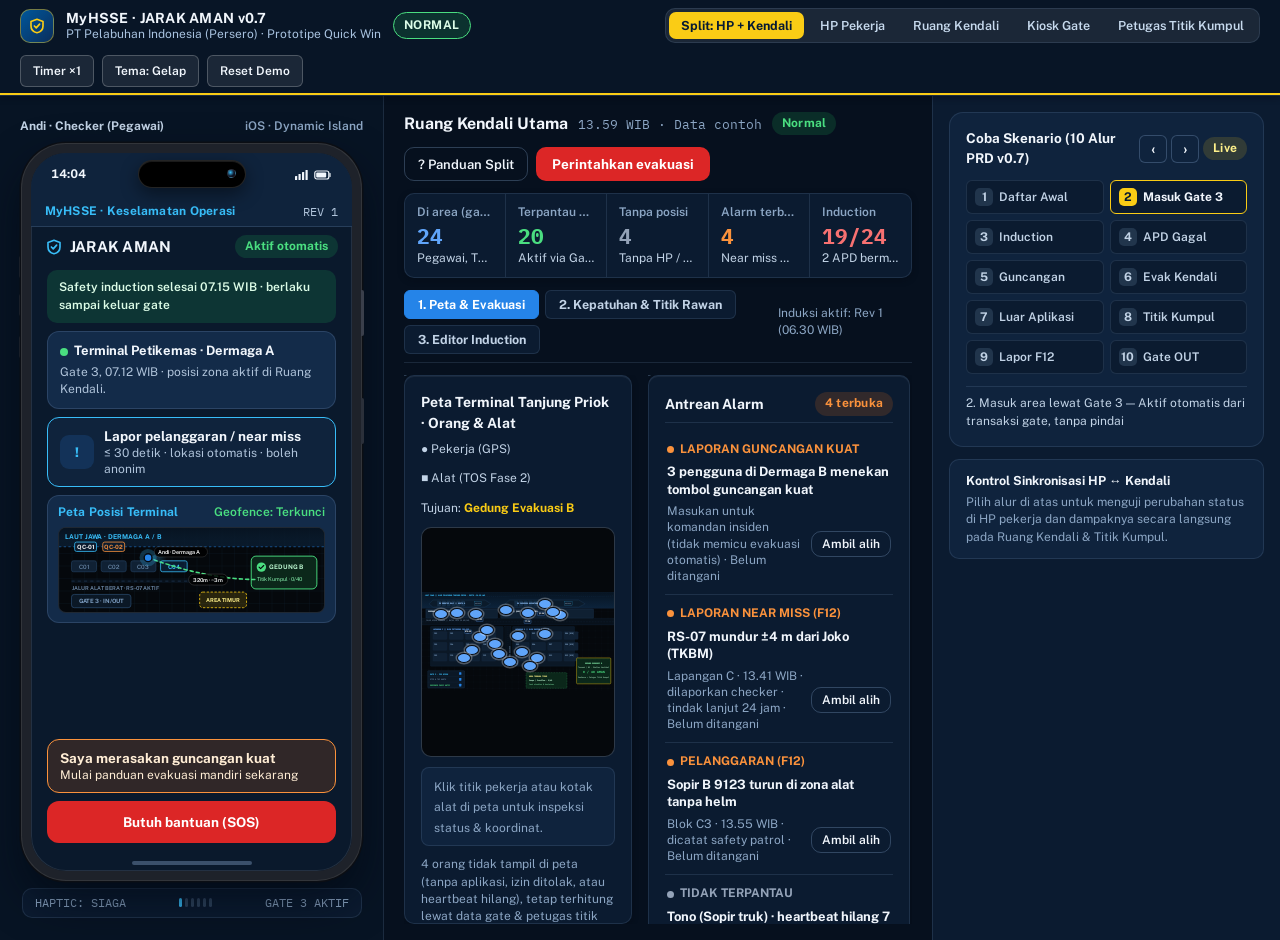
<file: index.html>
<!DOCTYPE html>
<html lang="id">
<head>
  <meta charset="utf-8">
  <title>MyHSSE · JARAK AMAN v0.7</title>
  <script>
    (function () {
      var q = window.location.search || '';
      window.location.replace('./app/index.html' + q);
    })();
  </script>
  <meta http-equiv="refresh" content="0; url=./app/index.html">
</head>
<body>
  <p>Membuka <a href="./app/index.html">JARAK AMAN · Prototipe MyHSSE v0.7</a>…</p>
</body>
</html>
</file>
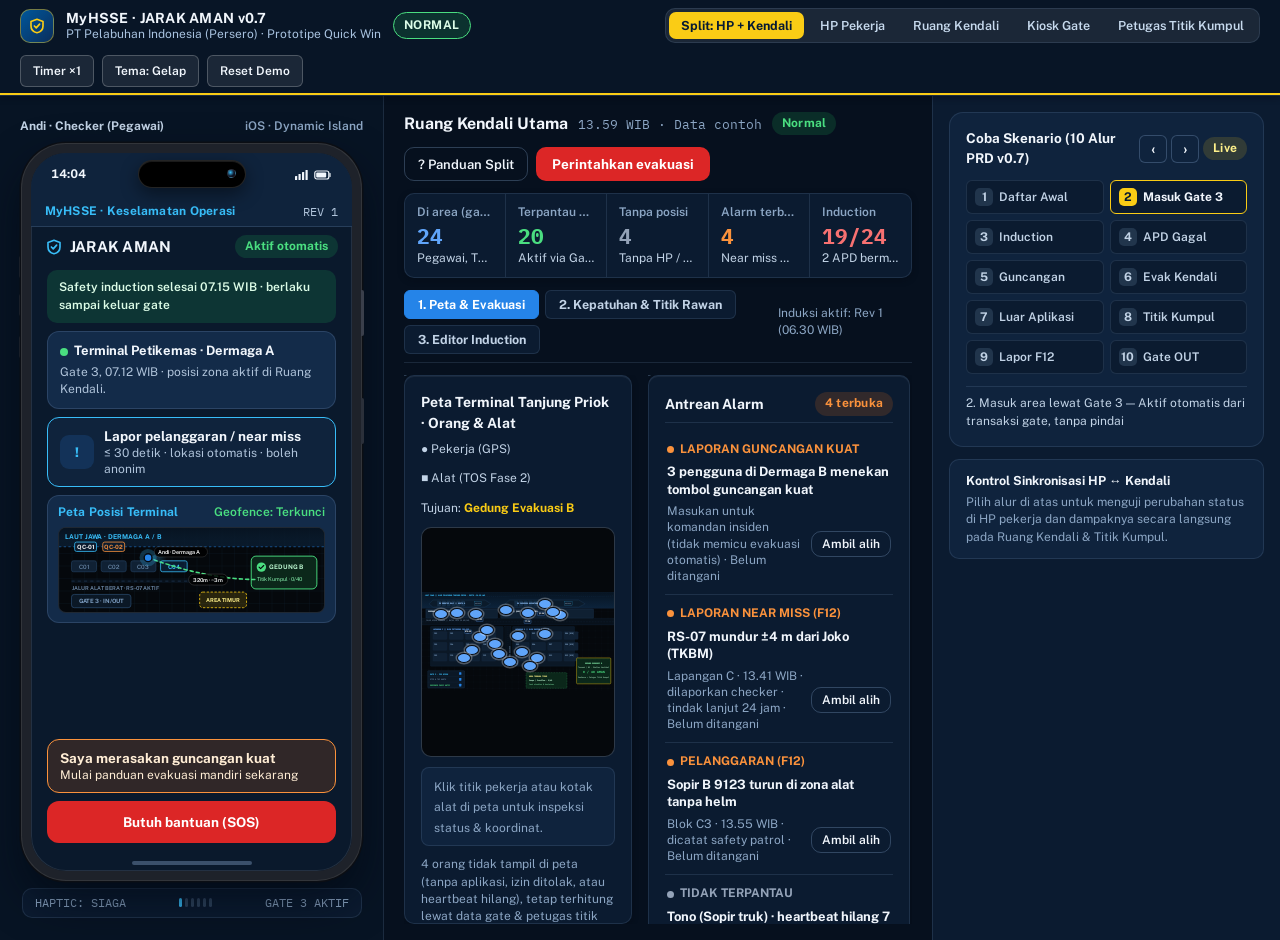
<file: app/index.html>
<!DOCTYPE html>
<html lang="id" data-theme="dark">
<head>
  <meta charset="utf-8">
  <meta name="viewport" content="width=device-width, initial-scale=1.0">
  <title>MyHSSE · JARAK AMAN v0.7 — Demo Interaktif 4 Peran</title>
  <script>try{var t=localStorage.getItem('jarak-aman-theme');if(t==='light'||t==='dark')document.documentElement.dataset.theme=t;}catch(_){}</script>
  <link rel="preconnect" href="https://fonts.googleapis.com">
  <link rel="preconnect" href="https://fonts.gstatic.com" crossorigin>
  <link href="https://fonts.googleapis.com/css2?family=IBM+Plex+Mono:wght@500;600&family=Public+Sans:wght@400;500;600;700;800&display=swap" rel="stylesheet">
  <link rel="stylesheet" href="./css/tokens.css">
  <link rel="stylesheet" href="./css/layout.css">
  <link rel="stylesheet" href="./css/views.css">
</head>
<body>
  <header class="shell-bar">
    <div class="shell-brand">
      <div class="shell-logo" aria-hidden="true">
        <svg width="18" height="18" viewBox="0 0 24 24" fill="none" stroke="#FACC15" stroke-width="2.2" stroke-linecap="round" stroke-linejoin="round">
          <path d="M12 3l8 3v6c0 4.5-3.4 8-8 9-4.6-1-8-4.5-8-9V6z"></path>
          <path d="M8.5 12l2.5 2.5 4.5-5"></path>
        </svg>
      </div>
      <div class="shell-brand-title">
        <strong>MyHSSE · JARAK AMAN v0.7</strong>
        <span>PT Pelabuhan Indonesia (Persero) · Prototipe Quick Win</span>
      </div>
      <span id="shell-phase-pill" class="shell-phase-pill">NORMAL</span>
    </div>

    <nav class="shell-nav" aria-label="Pilih Peran Demo">
      <button class="shell-nav-btn" data-view-btn="split">Split: HP + Kendali</button>
      <button class="shell-nav-btn" data-view-btn="mobile">HP Pekerja</button>
      <button class="shell-nav-btn" data-view-btn="control">Ruang Kendali</button>
      <button class="shell-nav-btn" data-view-btn="kiosk">Kiosk Gate</button>
      <button class="shell-nav-btn" data-view-btn="marshal">Petugas Titik Kumpul</button>
    </nav>

    <div class="shell-actions">
      <button id="btn-fast-toggle" class="shell-tool-btn" type="button">Timer ×1</button>
      <button id="btn-theme-toggle" class="shell-tool-btn" type="button">Tema: Gelap</button>
      <button id="btn-demo-reset" class="shell-tool-btn" type="button">Reset Demo</button>
    </div>
  </header>

  <main id="workspace-root" class="workspace-root mode-split">
    <section id="mount-mobile" class="mount-pane" aria-label="Simulasi HP Pekerja MyHSSE"></section>
    <section id="mount-control" class="mount-pane" aria-label="Dashboard Ruang Kendali"></section>
    <section id="mount-kiosk" class="mount-pane" hidden aria-label="Kiosk Pos Gate Tanpa HP"></section>
    <section id="mount-marshal" class="mount-pane" hidden aria-label="Tablet Petugas Titik Kumpul"></section>
  </main>

  <div id="modal-portal"></div>
  <div id="split-tour-root" hidden></div>
  <div id="global-toast" class="global-toast" hidden></div>

  <script defer src="./js/data.js"></script>
  <script defer src="./js/store.js"></script>
  <script defer src="./js/views/mobile.js"></script>
  <script defer src="./js/views/control.js"></script>
  <script defer src="./js/views/kiosk.js"></script>
  <script defer src="./js/views/marshal.js"></script>
  <script defer src="./js/split-tour.js"></script>
  <script defer src="./js/app.js"></script>
</body>
</html>
</file>
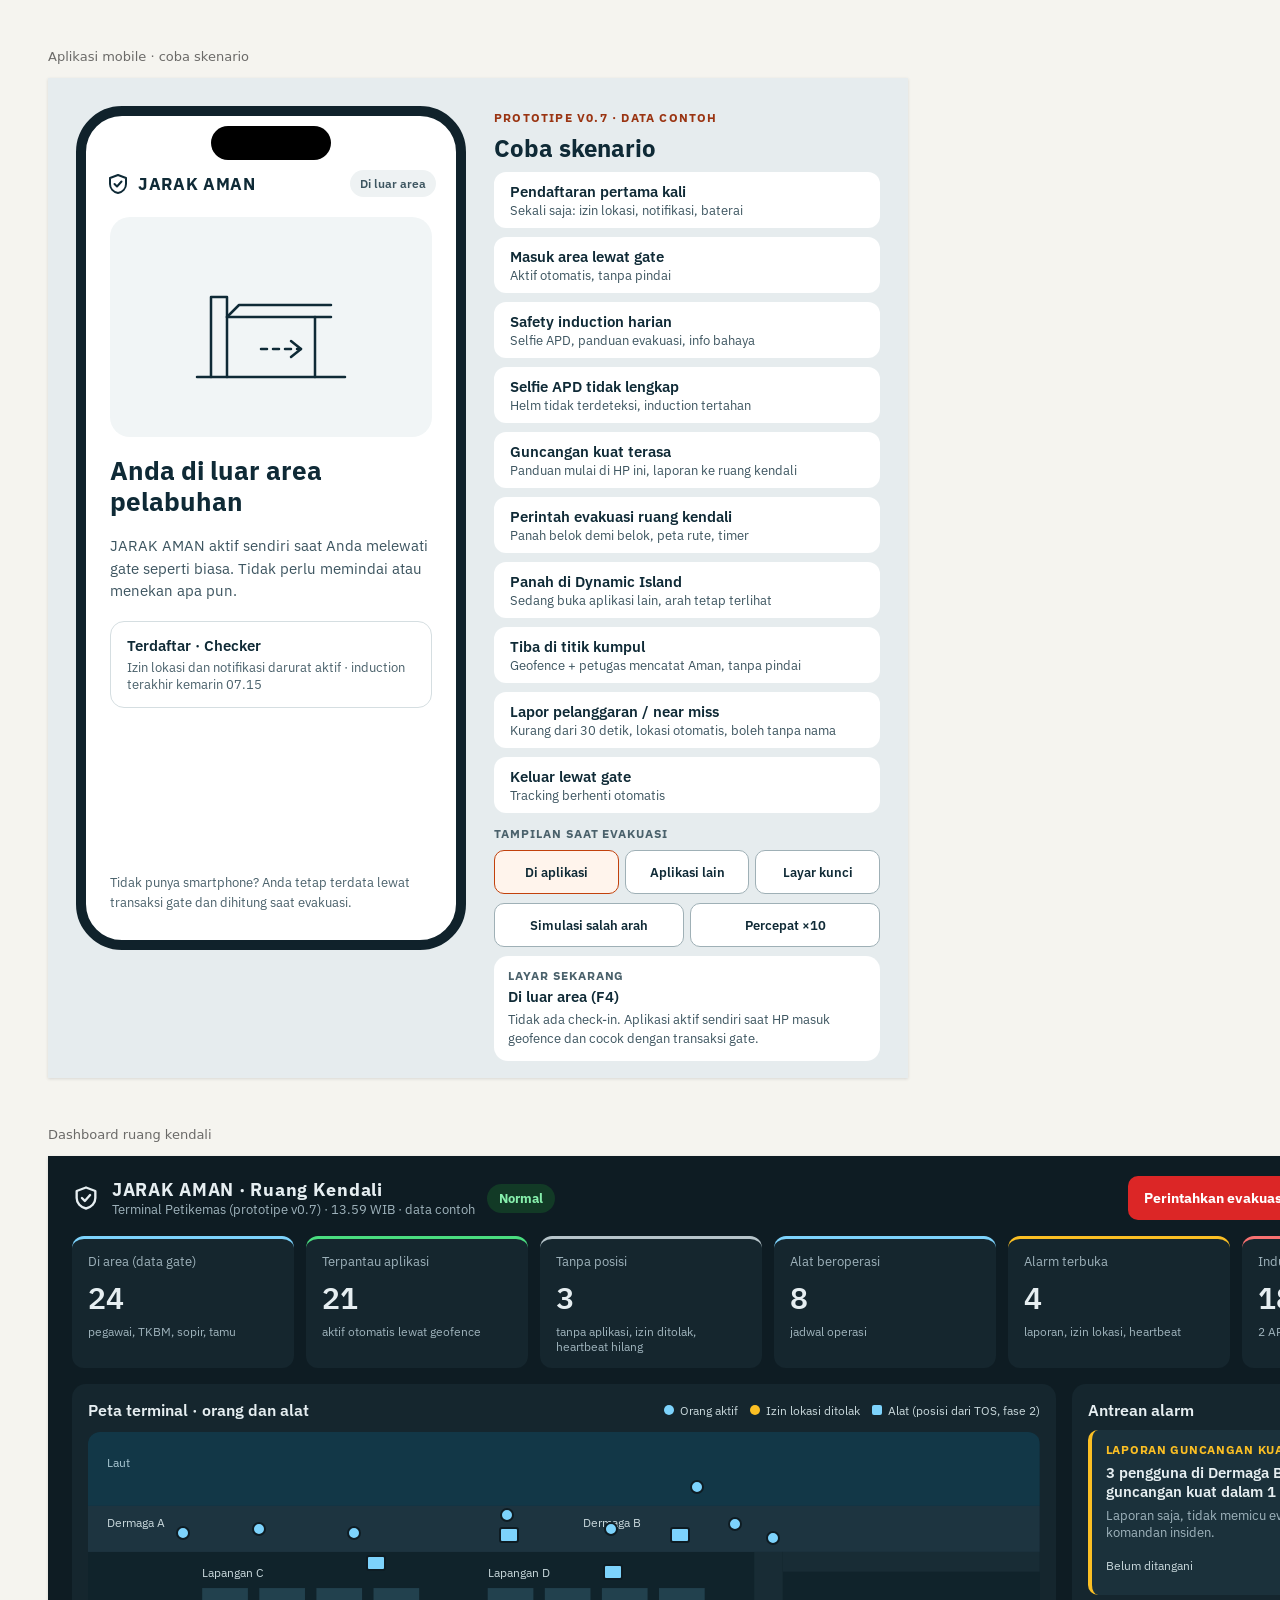
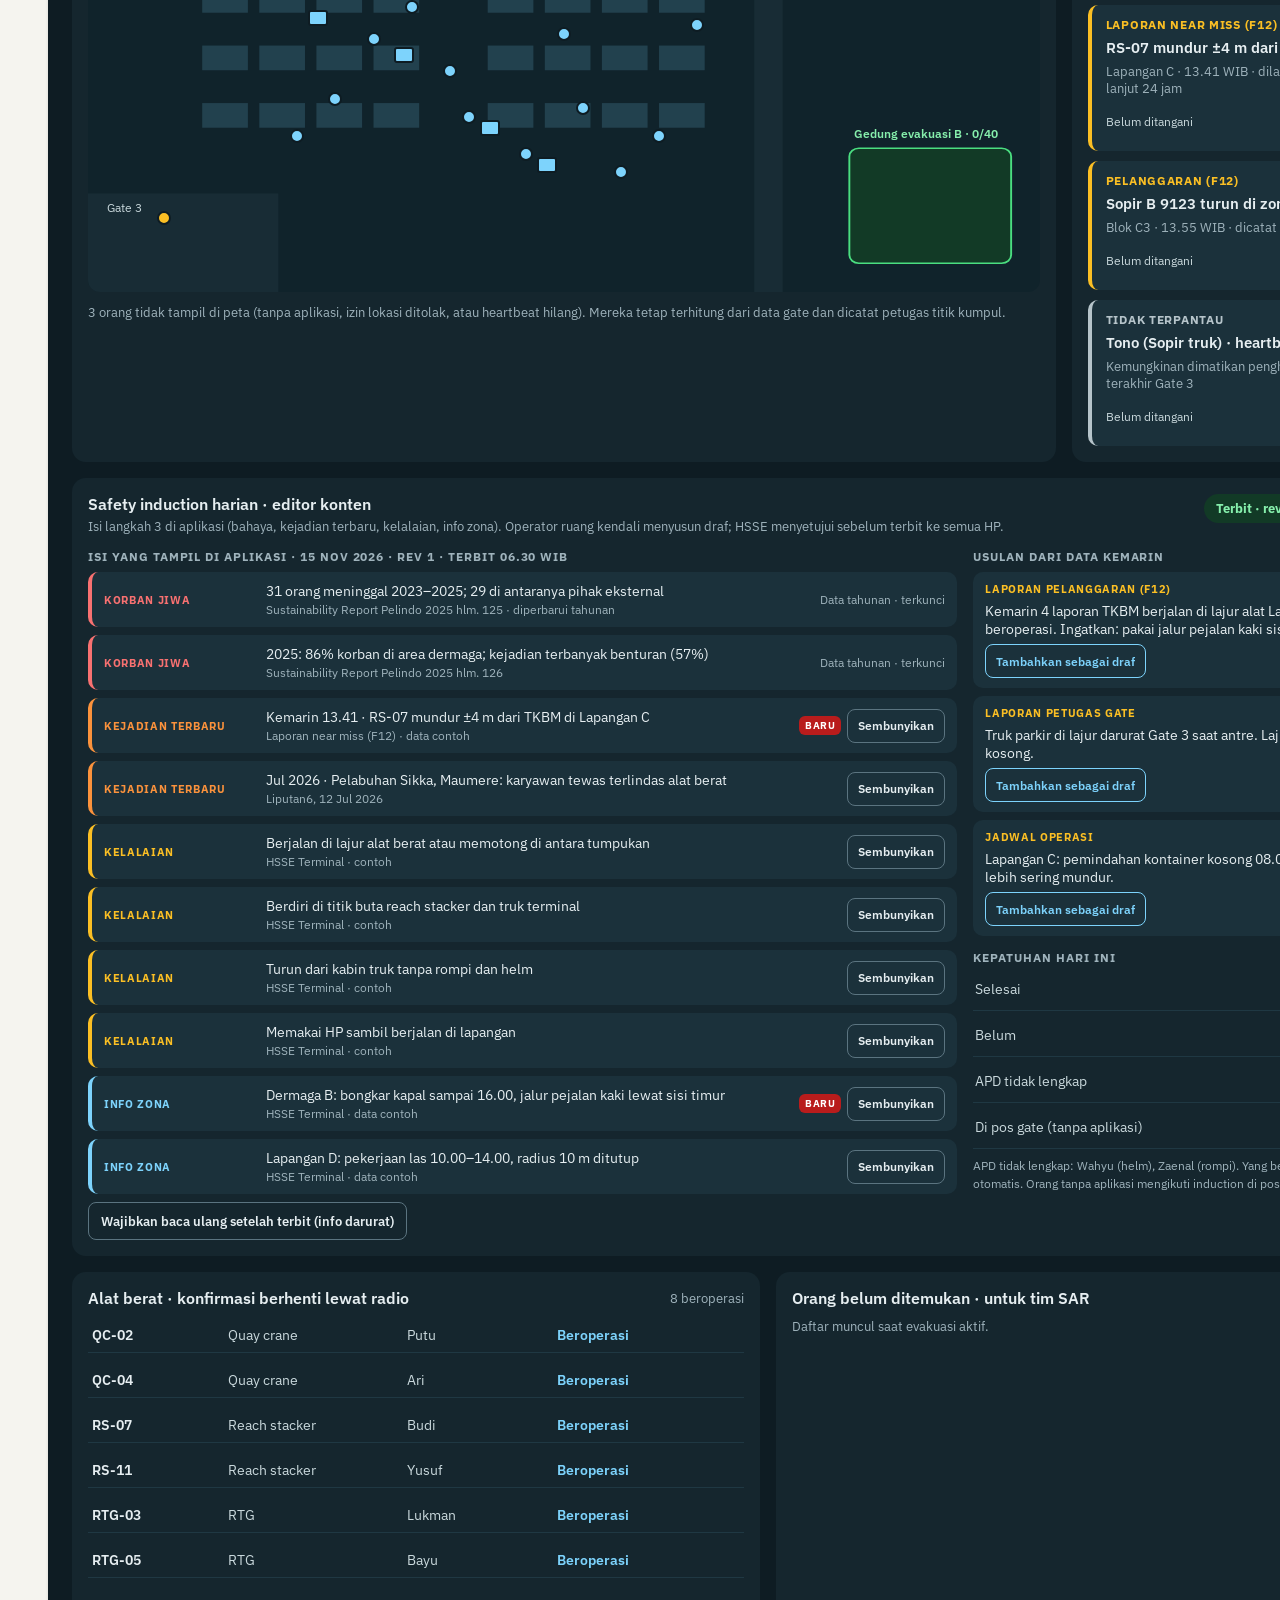
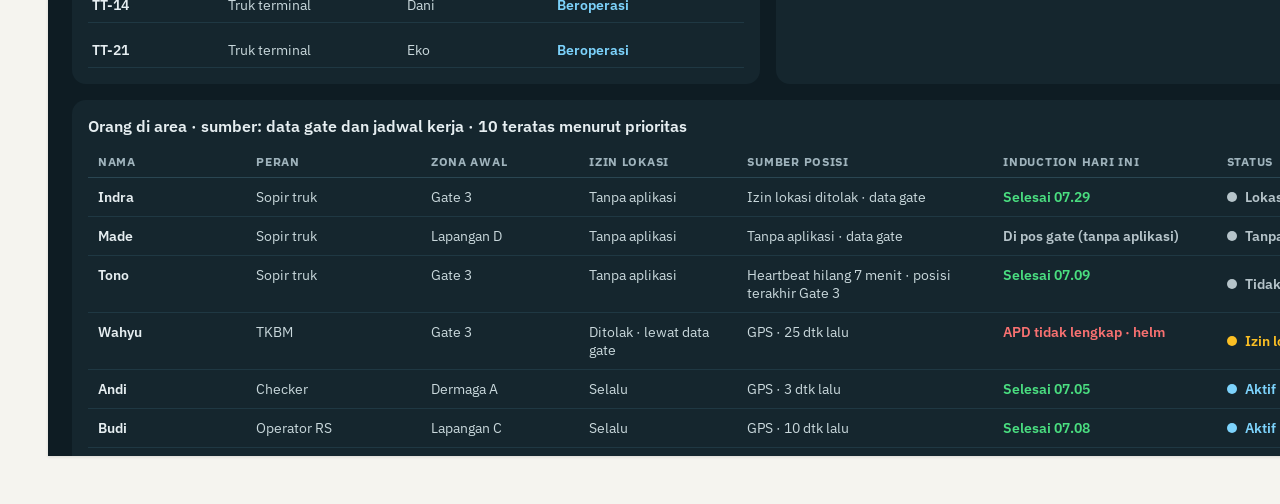
<file: JARAK AMAN — Prototipe UI UX.html>
<!DOCTYPE html>
<html>
<head>
  <meta charset="utf-8">
  <title>JARAK AMAN — Prototipe UI/UX</title>
  <style>
    * { margin: 0; padding: 0; box-sizing: border-box; }
    body { background: #faf9f5; display: flex; align-items: center; justify-content: center; min-height: 100vh; font-family: -apple-system, BlinkMacSystemFont, sans-serif; }
    #__bundler_loading { position: fixed; bottom: 20px; right: 20px; font: 13px/1.4 -apple-system, BlinkMacSystemFont, sans-serif; color: #666; background: #fff; padding: 8px 14px; border-radius: 8px; box-shadow: 0 1px 4px rgba(0,0,0,0.12); z-index: 10000; }
    #__bundler_thumbnail { position: fixed; inset: 0; width: 100%; height: 100%; display: flex; align-items: center; justify-content: center; background: #faf9f5; z-index: 9999; }
    #__bundler_thumbnail svg { width: 100%; height: 100%; object-fit: contain; }
    #__bundler_placeholder { color: #999; font-size: 14px; }
  </style>
  <noscript>
    <style>#__bundler_loading { display: none; }</style>
    <div style="position:fixed;bottom:12px;left:12px;font:13px/1.4 -apple-system,BlinkMacSystemFont,sans-serif;color:#999;background:rgba(255,255,255,0.9);padding:6px 12px;border-radius:6px;box-shadow:0 1px 4px rgba(0,0,0,0.08);z-index:10000;">
      This page requires JavaScript to display.
    </div>
  </noscript>
</head>
<body>
  <div id="__bundler_placeholder">Loading JARAK AMAN — Prototipe UI/UX...</div>
  <div id="__bundler_loading">Unpacking...</div>

  <script>
    
document.addEventListener('DOMContentLoaded', async function() {
  const loading = document.getElementById('__bundler_loading');
  function setStatus(msg) { if (loading) loading.textContent = msg; }

  const FONT_MIME = /^(font[/]|application[/](x-)?font-|application[/]vnd\.ms-fontobject)/i;
  const MIME_TOKEN = /^[\w.+-]+[/][\w.+-]+$/;
  function toBase64(bytes) {
    let bin = '';
    for (let i = 0; i < bytes.length; i += 0x8000) {
      bin += String.fromCharCode.apply(null, bytes.subarray(i, i + 0x8000));
    }
    return btoa(bin);
  }

  // Error sink persists across replaceWith since it's on window, not the DOM.
  window.addEventListener('error', function(e) {
    // Failed resource loads (CSP-blocked links, scripts, images) fire plain
    // events at the element — warn only; real JS errors carry message/error.
    if (!e.message && !e.error && e.target && e.target !== window) {
      console.warn('[bundle] resource failed to load:',
        e.target.tagName, String(e.target.src || e.target.href || ''));
      return;
    }
    var p = document.body || document.documentElement;
    var d = document.getElementById('__bundler_err') || p.appendChild(document.createElement('div'));
    d.id = '__bundler_err';
    d.style.cssText = 'position:fixed;bottom:12px;left:12px;right:12px;font:12px/1.4 ui-monospace,monospace;background:#2a1215;color:#ff8a80;padding:10px 14px;border-radius:8px;border:1px solid #5c2b2e;z-index:99999;white-space:pre-wrap;max-height:40vh;overflow:auto';
    d.textContent = (d.textContent ? d.textContent + String.fromCharCode(10) : '') +
      '[bundle] ' + (e.message || e.type) +
      (e.filename ? ' (' + e.filename.slice(0, 60) + ':' + e.lineno + ')' : '');
  }, true);

  try {
    const manifestEl = document.querySelector('script[type="__bundler/manifest"]');
    const templateEl = document.querySelector('script[type="__bundler/template"]');
    if (!manifestEl || !templateEl) {
      setStatus('Error: missing bundle data');
      console.error('[bundler] Missing script tags — manifestEl:', !!manifestEl, 'templateEl:', !!templateEl);
      return;
    }

    const manifest = JSON.parse(manifestEl.textContent);
    let template = JSON.parse(templateEl.textContent);

    // Nested page bundles (iframe targets). Each ships ONCE, in the ROOT
    // document's manifest; frame srcs carry an about:blank#<uuid> marker
    // instead of a substitutable uuid. Every document mints the blobs for
    // its OWN frames — from local text at the root, or text obtained from
    // its DIRECT parent over the relay protocol below — so each frame
    // navigation stays same-origin with its initiator and a deduped page
    // loads at any depth on any host, including a file:// download's
    // opaque origins (where a blob minted by one document cannot be
    // navigated to by another).
    const pageOrderEl = document.querySelector('script[type="__bundler/page_order"]');
    const pageOrder = pageOrderEl ? JSON.parse(pageOrderEl.textContent) : [];
    const pageSet = new Set(pageOrder);
    const pageTexts = {};

    // ── Nested-page text protocol (parent-chain relay) ──
    // Page bundles ship once, in the ROOT document's manifest. Every
    // document mints the blobs for its OWN frames, obtaining page text
    // through a strict parent-chain relay: a document only ever SENDS to
    // its direct parent (which, for every document the publisher's own
    // runtime minted, is another publisher document) and only ACCEPTS
    // text from that direct parent; requests from below are honored only
    // for the document's own child frames, and the ROOT never sends
    // upward at all. That last rule is load-bearing: the artifact host's
    // frame-ancestors allows claude.ai (and friends) to frame an
    // artifact, so window.top can be a FOREIGN document — a top-addressed
    // protocol would hand page uuids to that ancestor and accept forged
    // "page text" from it, minting attacker HTML as an artifact-origin
    // blob document. The chain never touches the ancestor: requests stop
    // at the root, replies are origin-addressed per hop (never '*' when
    // an origin exists), and both directions are origin-gated (on https
    // a foreign sender's origin can never equal this document's; in
    // opaque contexts — file:// — everything serializes as 'null', where
    // an embedded EXTERNAL frame still fails the gate by carrying its
    // own real origin, and a sandboxed child of such a frame is excluded
    // by the own-child-frames check plus uuid unguessability). Shape is
    // deny-by-default: one request form, one reply form, no error
    // replies.
    // window.origin is the SERIALIZED SECURITY origin ('null' in opaque
    // contexts such as a sandboxed preview iframe) — location.origin is
    // computed from the URL and stays 'https://…' even when the document
    // is sandboxed, which would misgate every opaque chain.
    const OWN_TARGET = /^https?:[/][/]/.test(window.origin || '')
      ? window.origin
      : '*';
    function trustedOrigin(e) {
      if (e.origin === window.origin) return true; // https chains; opaque==opaque
      // file:// trees: Chrome serializes the file document's origin as
      // 'file://' while the blob: documents it mints serialize as 'null',
      // so the two legitimate shapes can never string-match — accept the
      // pair in both directions. https origins never serialize as either,
      // and sender identity (own child frame / direct parent) is checked
      // separately.
      return (
        (e.origin === 'null' &&
          (window.origin === 'file://' ||
            window.location.protocol === 'file:')) ||
        (/^file:/.test(e.origin) && window.origin === 'null')
      );
    }
    // Non-empty only in the root document (nested bundles ship an empty
    // island), so it doubles as the root marker: the root answers from
    // local text and treats a miss as authoritative — never relaying to
    // its (possibly foreign) parent.
    const isPageRoot = pageOrder.length > 0;
    const blobUrls = {};
    const resourceBlobs = {};
    const UUID_SHAPE = /^[0-9a-f]{8}-[0-9a-f]{4}-[0-9a-f]{4}-[0-9a-f]{4}-[0-9a-f]{12}$/;
    const pendingFrames = {}; // uuid -> [{el, frag}] awaiting text for own frames
    const pendingRelays = {}; // uuid -> [childWindow] awaiting text to pass down
    function mountPage(el, frag, text) {
      const pageBlob = new Blob([text], { type: 'text/html' });
      const u = URL.createObjectURL(pageBlob);
      resourceBlobs[u] = pageBlob;
      el.src = u + frag;
    }
    function deliverPage(uuid, text) {
      const frames = pendingFrames[uuid];
      delete pendingFrames[uuid];
      if (frames) for (const f of frames) mountPage(f.el, f.frag, text);
      const relays = pendingRelays[uuid];
      delete pendingRelays[uuid];
      if (relays) {
        for (const cw of relays) {
          try { cw.postMessage({ __bundler_page: uuid, __bundler_text: text }, OWN_TARGET); } catch (err) { /* gone */ }
        }
      }
    }
    function ownFrameWindows() {
      const out = [];
      for (const f of Array.from(document.querySelectorAll('iframe'))) {
        try { if (f.contentWindow) out.push(f.contentWindow); } catch (err) { /* detached */ }
      }
      return out;
    }
    window.addEventListener('message', function (e) {
      const d = e.data;
      if (!d || typeof d !== 'object' || !e.source) return;
      // Origin gate first; the structural checks below (own-child-frames
      // for requests, direct-parent + solicited-uuid for replies, the
      // root's never-relay rule) are what hold in fully opaque chains
      // where origin strings can't discriminate — a sandboxed root's
      // FOREIGN wrapper still fails all three even though both serialize
      // as real-vs-'null' rather than matching.
      if (!trustedOrigin(e)) return;
      if (typeof d.__bundler_need === 'string' && UUID_SHAPE.test(d.__bundler_need)) {
        // Requests are honored only for this document's own child frames.
        if (ownFrameWindows().indexOf(e.source) < 0) return;
        const uuid = d.__bundler_need;
        const text = pageTexts[uuid];
        if (typeof text === 'string') {
          try { e.source.postMessage({ __bundler_page: uuid, __bundler_text: text }, OWN_TARGET); } catch (err) { /* gone */ }
          return;
        }
        if (isPageRoot || window.parent === window) return; // authoritative miss
        const waiting = pendingRelays[uuid];
        if (waiting) {
          if (waiting.indexOf(e.source) < 0) waiting.push(e.source);
          return;
        }
        // Never-answered uuids would otherwise accumulate forever under a
        // request spray; past the cap (far above any real page count) new
        // relays are dropped rather than remembered.
        if (Object.keys(pendingRelays).length >= 128) return;
        pendingRelays[uuid] = [e.source];
        window.parent.postMessage({ __bundler_need: uuid }, OWN_TARGET);
      } else if (
        typeof d.__bundler_page === 'string' &&
        UUID_SHAPE.test(d.__bundler_page) &&
        typeof d.__bundler_text === 'string'
      ) {
        // The shape test is load-bearing beyond tidiness: the solicited
        // check below uses the in operator, which matches prototype keys
        // ('__proto__', 'constructor') — an unshaped key would reach
        // deliverPage and throw, painting the error banner.
        // Text is accepted only from the direct parent — the document
        // that minted this one.
        if (e.source !== window.parent || window.parent === window) return;
        if (!(d.__bundler_page in pendingFrames) && !(d.__bundler_page in pendingRelays)) return;
        deliverPage(d.__bundler_page, d.__bundler_text);
      }
    });

    const uuids = Object.keys(manifest);
    setStatus('Unpacking ' + uuids.length + ' assets...');

    await Promise.all(uuids.map(async (uuid) => {
      const entry = manifest[uuid];
      try {
        const binaryStr = atob(entry.data);
        const bytes = new Uint8Array(binaryStr.length);
        for (let i = 0; i < binaryStr.length; i++) bytes[i] = binaryStr.charCodeAt(i);

        let finalBytes = bytes;
        if (entry.compressed) {
          if (typeof DecompressionStream !== 'undefined') {
            const ds = new DecompressionStream('gzip');
            const writer = ds.writable.getWriter();
            const reader = ds.readable.getReader();
            writer.write(bytes);
            writer.close();
            const chunks = [];
            let totalLen = 0;
            while (true) {
              const { done, value } = await reader.read();
              if (done) break;
              chunks.push(value);
              totalLen += value.length;
            }
            finalBytes = new Uint8Array(totalLen);
            let offset = 0;
            for (const chunk of chunks) { finalBytes.set(chunk, offset); offset += chunk.length; }
          } else {
            console.warn('DecompressionStream not available, asset ' + uuid + ' may not render');
          }
        }

        if (pageSet.has(uuid)) {
          pageTexts[uuid] = new TextDecoder().decode(finalBytes);
          return;
        }
        if (FONT_MIME.test(entry.mime) && MIME_TOKEN.test(entry.mime)) {
          // Strict artifact hosts allow font-src data: but not blob:.
          blobUrls[uuid] = 'data:' + entry.mime + ';base64,' +
            (entry.compressed ? toBase64(finalBytes) : entry.data);
        } else {
          const blob = new Blob([finalBytes], { type: entry.mime });
          blobUrls[uuid] = URL.createObjectURL(blob);
          resourceBlobs[blobUrls[uuid]] = blob;
        }
      } catch (err) {
        console.error('Failed to decode asset ' + uuid + ':', err);
        const blob = new Blob([], { type: entry.mime });
        blobUrls[uuid] = URL.createObjectURL(blob);
        resourceBlobs[blobUrls[uuid]] = blob;
      }
    }));

    const extResEl = document.querySelector('script[type="__bundler/ext_resources"]');
    const extResources = extResEl ? JSON.parse(extResEl.textContent) : [];
    const resourceMap = {};
    for (const entry of extResources) {
      if (blobUrls[entry.uuid]) resourceMap[entry.id] = blobUrls[entry.uuid];
    }

    // Artifact-host CSP (connect-src 'self') refuses fetch() of blob: URLs —
    // consumers read these Blobs directly. Survives the swap like the error sink.
    window.__resourceBlobs = resourceBlobs;

    setStatus('Rendering...');
    // Page uuids have no blob here — they ride inside about:blank#<uuid>
    // frame markers the pass below resolves after the swap.
    for (const uuid of uuids) {
      if (pageSet.has(uuid)) continue;
      template = template.split(uuid).join(blobUrls[uuid]);
    }

    // Strip integrity + crossorigin — blob URLs from a file:// document inherit
    // a null origin, so crossorigin forces a CORS fetch that SRI then rejects.
    // The manifest bytes are ours; SRI protects against CDN compromise, not this.
    // appifacts: only on tags now pointing at OUR blob: URLs. A reference the
    // bundler left live-fetched (an absolute x-import, a runtime dependency it
    // could not embed, an authored external script) keeps the pin it was
    // written with: that fetch is exactly what SRI protects. (A crossorigin
    // on a parent whose child carries the blob — <video crossorigin><source>
    // — is left alone too; the attribute is then the author's to drop.)
    template = template.replace(/<[a-z][^>]*>/gi, (tag) => /\s(?:src|href|srcset|poster|data|xlink:href)="blob:/i.test(tag) ? tag.replace(/\s+integrity="[^"]*"/gi, '').replace(/\s+crossorigin="[^"]*"/gi, '') : tag);

    const resourceScript = '<script>window.__resources = ' +
      JSON.stringify(resourceMap).replace(/<\//g, '<\\/') +
      ';</' + 'script>';
    // Inject after <head> so the DOCTYPE stays first; prepending the script
    // would push the parser into quirks mode. DOMParser always emits a <head>
    // (synthesizing one if the source HTML omitted it) but may carry
    // attributes through, so match the full opening tag. slice() rather than
    // replace() keeps us clear of $-pattern substitution in resourceScript.
    const headOpen = template.match(/<head[^>]*>/i);
    if (headOpen) {
      const i = headOpen.index + headOpen[0].length;
      template = template.slice(0, i) + resourceScript + template.slice(i);
    }

    // Parse the template and swap the root element. Scripts inserted via
    // DOMParser/replaceWith are inert per spec — re-create each with
    // createElement so they execute, awaiting onload for src scripts to
    // preserve ordering (React before ReactDOM before Babel before text/babel).
    const doc = new DOMParser().parseFromString(template, 'text/html');
    document.documentElement.replaceWith(doc.documentElement);

    // Resolve page-frame markers: mint this document's own blob for each
    // framed page — from local text when this is the root, otherwise by
    // asking the direct parent over the relay protocol above. An
    // unanswered request leaves the frame on about:blank, the same
    // degraded state as a refused embed.
    {
      const MARKER = /^about:blank#([0-9a-f]{8}-[0-9a-f]{4}-[0-9a-f]{4}-[0-9a-f]{4}-[0-9a-f]{12})(#.*)?$/;
      const needed = [];
      for (const el of Array.from(document.querySelectorAll('iframe'))) {
        const m = MARKER.exec(el.getAttribute('src') || '');
        if (!m) continue;
        const text = pageTexts[m[1]];
        if (typeof text === 'string') {
          mountPage(el, m[2] || '', text);
        } else if (window.parent !== window && !isPageRoot) {
          const had = pendingFrames[m[1]];
          (pendingFrames[m[1]] = had || []).push({ el: el, frag: m[2] || '' });
          if (!had) needed.push(m[1]);
        }
      }
      for (const uuid of needed) {
        window.parent.postMessage({ __bundler_need: uuid }, OWN_TARGET);
      }
    }

    const dead = Array.from(document.scripts);
    for (const old of dead) {
      const s = document.createElement('script');
      for (const a of old.attributes) s.setAttribute(a.name, a.value);
      s.textContent = old.textContent;
      // text/babel scripts with a src: read and inline. transformScriptTags
      // does XHR against the src, but blob:null/ from a file:// origin is
      // silently dropped. Inlining makes it a plain inline babel script,
      // which transformScriptTags handles unconditionally.
      if ((s.type === 'text/babel' || s.type === 'text/jsx') && s.src) {
        const pre = resourceBlobs[s.src.split('#')[0]];
        s.textContent = pre ? await pre.text() : await (await fetch(s.src)).text();
        s.removeAttribute('src');
      }
      const p = s.src ? new Promise(function(r) { s.onload = s.onerror = r; }) : null;
      old.replaceWith(s);
      if (p) await p;
    }
    // Babel standalone auto-transforms type=text/babel on DOMContentLoaded,
    // which fired before we swapped the document. Trigger manually if present.
    if (window.Babel && typeof window.Babel.transformScriptTags === 'function') {
      window.Babel.transformScriptTags();
    }
  } catch (err) {
    setStatus('Error unpacking: ' + err.message);
    console.error('Bundle unpack error:', err);
  }
});

  </script>

  <script type="__bundler/manifest">
{"1513da7b-12e9-4222-a61e-51e2733b1717":{"mime":"text/html","compressed":true,"data":"H4sIAAAAAAAACry82ZKjSLYo+t5fQVef0xHRiggQiCmystqQhAYkhARCSKquXcbgDBKTGAVVZbY/Yn/D/YX7fj9lf8k1B0mhiMzus88+126WlSUC9+XLl695Lc8f/zyUBuvdkkfcLPB/+tOP17+Abv30JwT5MQCZjpiunqQg+/pDntkvzA/Nh8zLfPCTwMncDOFEboH8P/83wsW+d9RTDwkiw/MBUmCv9I9oOxLOSbOqfUKQvyG/IYGeOF74hmBfkFi3LC90mmcjOr+kXt38NKLEAsmLEZ2/IH80E43IqpDfEEM3j04S5aH1hvzF1m3WJr8glpfGvl69IbYPzl8Q3fec8MXLQJC+ISYIM5B8QQ55mnl29WJGYQbC7P1D4IUvLvAcN3tDuhhWuF8QOwqzF1sPPL96Q170OPbBS1qlGQiekb7vhUdRN5Xm9ygKs2ck1cP0JQWJZ1+x/cuvvxp5aPkg+dWPdLhF5DckjlIv86LwDbG9M7DgjrMsCt4QHIvPX5CkxaH9AVF4Q7pEfEa7r73/XSTMyI+SN+QvFEV9+UQy276jOhOfkW4PrncheKJbXp42Hy4H4upWVL4hGNKNz0gvPiOJY+iP2HPz32sXf/qC1C9eaIFzQz4M+w4JMjcPjFD3/O8RwQtTkDUMUHpW5jZQ/ucX5O5I/uf/4Ql/l2duSLMsy/5LnNMCHt6/QC4yDsDMXmwPrhmFme6F3wEY+7oJ3Mi3QIL8djuhZvGG31KvBm+X04CTf0RvYvNjGKVm4sVZK0MXefouj90IFUYh+IL8cQcFQX60vAJpfn/94XYO7TFcWLGLx+cvPrCz9qnhwn/ChN/hwTsWbPfXbO+O/A3v4CT5fP0fe2WfvlzZkYLcCJf9yIxU8+bGiv+EEzHm6cv1TFs+/KHdNIKsXS9FYt0BSAJOuZeAFBH0QlcakiJZdCXaa0sk1PKKhuroO9l/RFvN+CNUQ81HSErP+vrDdw/4h5/mlxP5XyvK19fX9yW/hXo52h9+UsNYN49e6LxPaHTrHWP8yYrMPABh9qpbFl+AMJt7aQZCkDw+DCVx0AoGRA1YD8+Inlahidh5aEJGeHxCfvsTAhk4zZArQ31FbiAdkPE+gI/9amo9PnyD4sPTlz8hN3BICjIl07M8fQxS5wn5DfFs5PEy9Om6wGsGztkFL+QrEqQOZP4bGiNpsf5VnIo88hVB/+0RsuPP6C+/Qz70TB0u8zP6y+P55envjQh9+lCE1j9eg/QFfmtl9An1vtyAQ7i/rqUZv2ig//yP8rXz8kvnZ/SX6+P/QD/sKIv6egqo3qNRZSBtyYUgPsgQwwuRr8jDw5fmjR0lyCN87SFfoV7zkB+RZsqrD0Inc+GbzlcEOzMYhl3BIA2QzldEyRJIGDuJgoGrJ4PIAq9wX9VjmPv+8wVSmht6kujVo/cMoV2BPbUYtMonAVmehIiRRfqj4YXNt4a4KIrwSRIlSOqFRyQGSeqlWYroZhKlKZKAhpM1L3PhABMgXvaQIlGIlF5oReUzEkYZkrkAGUoilJn29Xd4DsBFHp7fWQxcd4uiyEj3fGAhCUijPDFBwxEp8jhQli+GH5lHYCFQw6TPSMvi6TPiBboDCW97CUBiX/fCKzAAF04RvcULtHyK/Oe//wdS6kmIRKFffUESoPuIoCANWili6klSIQFIU90BaPOy1QCQUf8MXi9fkL/+FfkzeG2+w2fwmumJA7IPz3/++vVChvfzhFwW+eAVYvD48HMrLb+8b9huCZBFzdbfHp4v85Ab2NdMdxZ6AJ4vTPF4+5AmJvL77+8D3QTY8MXDw5UFrsd/zxCFniDxvUw3TtXvv7+/uD5cJP3LbZr1X1MFIEkeniDEGPIsCK2B6/nW422mmQA9A5fJjw+WV9wQtl49uMgnYNdvjdV6NdN0Dc5QUzz8l+xX61LdmTL8Yspy7yWIwiiNdRM8357uTdVfcL2Ld8mrIbNtRmewm6nqYlfP6aOtYm5v3qCVSiPfs5C/kCZu4OBmntjG5ShdLwMvzbpvcQJeykSPvwT6+eqM9qArGhUgsf2ofNPzLLoR46PSfPz44u+fBnS+p1Eeu9gT8gbZBelc2OWdQx+QDvL4zv8tn1UxeB/7CF5tzwehHgDk78gD8ginvL97TX3PBI/YM0JhT0gHeXhrv/teCMIIvnh6aFdvVNIzkiU5ePoCVVOWVBcBapV0oIeeDdKM9+8Z8JSDpFKAD8wsSh4fWgXxM8TxznSi17k//PJw4bEWZgaC2G/Y8H8f5nXuO8xGW9yh+fvvyJ/fV3hXB+/28KFRvm9I4KUpNLItbMTSM/3hJr1X7dHonZv6SH5BxMus9OK+6E7aKLp3FN4enpE/36H0jDy8I9R+vEPw++riO0eAfEUERVq8xjAofHwHf89tF2jQ+F2X+DjtfeFP066afAHSDFitu9buOUUePTuBrNYqu/TpFeF100VS14tTRFoM+GfECxvNL0vS+grperIP6W0LX5AWUJqYV/2vh4huRHn2Zvh6ePzLj3nuWT/BEPUIkiskL0wzoFtIZCM6kuZGmnlZnumGDxA4/[base64]/jDjdIMnpPp541rqSNQXbw1B1WGcN5DeoUSxfopB0iLQIo8li5IAKI35GyoCyzEqJAoBO9EN/UQ+iXG5021JtaAJx1lLkieXu94G6IuQXX939EFcPKvjbL/rGFuYJGvH5b4+70o3H34IAvIG/LzL5+hKQDKXwhKRAHZ+9RvVoXmMUW+Ir/98S5S//kf//6f//HvF8l6aSSr4akbdzy23PNiuroXtqzzdJl1hbG8l0coeEgUmuCD3H1P4C6i8Vkkvychn0Tj+cLykFVuKF/hZG4S5Y4LpTFLPDNDvt3AG2TQ63LQ/4M+YoIo/GKoIFl0L0KWl4AbDMhsnuk+NyiBj3IN8Y1zw/dSFyTQJS5vDmiSh5kXgAtzPiNeeuW39xk3QE+NADVIcYMBv1wrt43Bc2kUQubq2UfMvjThK4CeejOilWk9AYgbhVECWohXSBB9iO/doURliJjQH7uRGKJxO76wIVAKQusmh3lc6onViLPvvyJriJOvpxmS5D6Ae4Ri+2IAPWnSSRCUnmSerZtZI+/vEt2s+KKHJkgz6Hzrvh+VKWL6eg7jGw95hLjYiQeXf4IS22pq/UbhK+BnqMIuIUcWxVDuEQMqh5Ek89Px4v24oLrTkSyKX3TLSkCaAusK7Mb6ZZT7FuLCxRsug/o8hcs39L/i2yo80wRxBgnrvAP64cabP7Sn4mXPDRM0Ki7LdPMIEmSyFueInjbG5rKNi3a9wmk0203/IGsXIC0zt6eSRbnpglZirki9vfNDmkXxjU735gPGch5IGy5pF3ynBQz8EDeKkcd2jYe/PSClC94JHl6mIOAM48Onll+MKHMvjOlF4QfQrbZ9jELEzbL4dvY6pBnwnLBhrlZyWsDw7NrFwSmH9g9mat45FiYHP5mEJrkHVVxjOS8GBD43opq5jWcEEk/3vRruO0UeYNj88Iw0NuRubyAwgGUBC+G3a15ecPOrb5B5vt8EZy254aag+WjcBQjey97tVBm2UWW7n+eLYUz10DKiM7Au4hbZSJqbUF21S3gpAs7QDr7zkVE1i0Vl+NLMebk4CKYLzCMS+3nasCaSh04O/XLD872senpFFFePIcSbigVh9WJULxaw9dzP3hojeWEUeA7B8+VN7FeX32HUhsQ3XdYyzev190XYLmfmtWRReHnKzad7fogo/ECVp+vd9VQfW5JD29Ce2hXQ7fBaaqQfSBUnoPBAibS+3lNzqNArglz2vvY7qCDOs4s/1CCkyvOG/K0D89Bw4BuK/ue//18PTXqg4e0PKvFmA9J3NCCfeKZ70QuBlzbH39qBKwtCubx3IiRt8euak8f8ukkkNSv//Q3mkdBf0NcMpNnjRxK2gfrF7/77R/pe3r5Bcbykk275pySHFlxqxr3nUtoQBFyBf72lIi5vnq6JIBhlfYEbbjBs95F+uWzr69e7s2pV9kW6sgSA9A0ZuEkExeNduCAt4aAPNqZFQk/f4TxcAEHtAkdfrf7bbV6KeFeX4Ab+TnTfQaVRMzsrI8QHjpd5ATydFIpAeqdM0ibgfQn0zHRbK9Cq7sy9216sewlk0U/67PVCnavvebWKd2gBD9r1O7QatmtUG+JZIMy8rEIeP1lbBP1ozZ8g2zXSfVEC7QZBrCd6BvxLMvqWxHu8JYc+nvRF1P7619t3BPnEbc2w2xn8/vvdyFvu7iZoN8P4Puvh6el+1iP6by2wlrPBjcv++lfkOws3+F15/UN6EgZ7UfgCgjirWmfo4kxC0/VuxR/DNiL84Hw2+jvOqncR9vXQemp8Aw9Ozg2/Vf83gG1I9/b+Qg/TEiTph4jqPgyDvhFMV0E1BUP1RmHlmRslXqZnXgEa1mr5o3E5oXH46Fk+xlGaekaraaEFfLqc/r368FLoXMsQpbto4ZIrRn5CsHsfHwqOmvhXF//9wzWt2G/86c9fVXU6/FWZcMs2k/4z9sLqL/YvvzF/vNyee/+F5y7+R5sUv8UcIITR3Ki1Vs2yjeMIbdXLT8jPvwH/GQqA88cviF7qXuMXtV5ulDT2szV034KUIUm/B7IRKq3htM8wswiJ9TRtIsqPujOI8jCDdH68IvTcTPmYrm1jKEjCS7AFHx9/hgN/eUZ+Q2AE+AazKecMhRXzB+SPDwmbDMmRr9ASXRKdUlN1UOX54xXuXbrl7rx+zn+5nD38eR0C/CbP+xXJkU6D8r303HZmAd8rQNLsDdLo+/uyrwf04cB+hhN+ua5nAR9k4F+NgIamhfTUVjkuwKGHc33/Tmn7taH16x21PxIruR7xhyP/V0h9bwREqoX0vmnkHj2zhPh9O+SSbUTM8jWO0kxs852PvyF3NT3dAW9IS9a72jA4Z28tx/3xfGf+n74gfyBmY3UeQZLAohf6N8SB/tbf0Mu5vZ/g9e9P5xmVYUP6lsPTx88nGeVQT/x82/7nc+BgWahJ9j5+P5/B+f7jQ+tlPTw93ROkJUdzyK+XKrp2KWpEefYa56n7zZfvbtkCmW66wLrf9h83xm8MWpRn9+z8T2tIlyz0XRUJuXd92o3DwgF4hQnUe6b4swU9LSizkY1YTY3moa0DPjRZWvDaiuDTh9xno7xbH6v1/W0vgZlDaDfSLMnNLE90vzXd6SUIf/zst995UVFyi9OeLy7AyyXV0GkKBKYH0zKNemsHN97380dvBVqsh4s38tIm92AM/tSEXyWMVWHlGVpQO/f9j77qHTZtIu1in1s3qXGcHmCuAaa5Ai+Ee25D53fnvF3+Hc411oZFi7jxuN6DJt2HgVwCQOt2Z26TqmncrJsbdec7pU0E9VKkLxdfJtGbtEnm6iHSuHCweHF/rJ/94M/nBwddT/31XWpDAKzWJ2k3Dr2mO8PYujOfJ3yQDxRF5GvI/Tnvckm4fIhfv8m4vN5AQRy/kfTXpj4k2Y/vnPkjgn3e3s3U5E3B7DPGn4dlbcHslhz8qDw/UKsdekeh72nLK27/P+tM5Bsq/PFhC3de1O+/X9XJRc6+3lVnL1Aa1vvgzEEX7xPprr7FvzRQ7fKXoR8Jdvfhnx3t9XOjW2/fvvyXtt1US6A+aD1ZYF2yV23s2iQfSy8FMPrJg7ypxUA3FPqreROs6PegrjmCNE70CvaIpW0iydRj5NHWE1gmKUCTym9SHk3iy4TG/gm6Sh9BNXYdioiVRDGsEdwLdQICmHxJgPVRHlpv6fUIqvTxA8Gfbs7wV6SLM98KxHeOB9rIKz3vzuoDY/xTFoZy1LLwZ2a9GjME+ClosH63nt+qnIZGn1TObfy/Uj1w4tP94O8A/0Zar0HWR40FU4lNhIzAVT4nbREDVBGMdDzLC0GatvHRzSzdA2pTUa3By9NL/N/keEACq0LX1Emjs0Ha5lgh3gg80XtIsGOg+frrrw/PyEMjbNCwRrB5oDE9IZKHDdIWnHzh6AQWru7h3Lm+l1R2AttTYv2Sf216QZq+DUMPQ5C8fqALJB9M0ze5gZsWv6aTPhYFIFLfpI6QazFCz65FqcYARCH4yNhXPrxrE7mqpv+KrvoA68/f8Ak8gw8+exOK/8txF7H6doX7YOLz/OdvuO9dHFpP7lrGfbdP0Lm/F+trXegy864mfmtva9oPmrlXqe8gD4iepiBLX19fH66LNJEfskyiwEvBq+77j+2kQI8f28625sUT8vWnT94iCKEl+3orUn3U5+8dCO8zDC/Uk0rJYD1PzyLjsQHROJxPn+1t0591CR9VL8yYxiF/vIG47Opu3nf7xT4N/4J4nc5TC/xnD2q39xHmpamDyx69K3WQSxXe9kLd719QamZ/ZKd2IzCb2hYFvjVgF80zBNdBXhQqMDEStB41NCU2LE1/8hZuvvmVGN+B8Pjg1F788MHe3Yxv4mVNAdVKX+EzLLfDziOtef/43TkJ0K3rHPh8nSM37z/PaVdogINLT993B5h+lILvL2i6eXhMP8Rj77TPokz35yBsTvUj4CYR+ti0vXwi2hXyb4gVheAZKXQ/B8gfkPEahm+32OzuM0rtecFpT4iRAP34+XOLbetrNHC/AXBDufO1XfnKfh/G/fHh1wcW+8T1V3hP31Insu20KWp/os194A7xhTFtizj0Dd8Xe01B9th8eL7AevpyBdr52k65Cc89xhfb/S2vvjfrfY/ZYXOBXuieD5nquVVIN13V6KhAr5pRSVvl+rDn++D/gwBeivuvrp62+uojQ3xy2y8Uhm8gjg1Tv1rN0+M7af6L/iNc/tZhe8nmNuog8ILG+7hrkf3m80c0UbTpMjOzj/XfS5330uCemE2P0xti5FlDqKYK8HoH5prdvG32oZnQdI/dloa0/mI0nbjPD7eWtPbPN/oM+ft72+4dgZA35Lsq/Du88Z53/ZATfAd2lxm8Q/KPD4fwzca+lyM07vODyDc5wo8wGhNwlyy8yyp9DKc+mKe7jrLRrf205Z/vcDTsFYNAvjFxn4nxvybBf4cA/zvbv3ogH10QcM5kkP53envAOfv1un76ub2nBdt+g5mn6yof2nuub/91b891DVGP75L2dzqwdVYi+8OiH0t/N8q0tG/o83QP+fKhJfz3Rn/o+kNRhLs2KUAhRgbKssEmhKkrKMUPKfDtB7iE3QQCNshM9/EJYtkW9lR53lTor/DgVvIAFlug3YKedAqQtlLR+tl+9YooeVJ4xSWuSEs9RnzvCO6ceNit/nqfLfz1189Vjw+/L6xw52TKjWZu71Bcj/Ta3NS6q65eAFgQb1i8SZZdXP8KSTwL+tAp/OvblsErrLbY1xab2q00FYk2bILo+XCLup1dGvXgRl8/[base64]/f2mgQFt1hf20YlUgc3bp6EEmV7zj9FeGgKIAEwMsS17QtbOpolQkCG9IRGFi9NPuCPTJN22ka+XkGkPOLF8RRkj0j+q2PzAIwVAOhWSHvFDSbMBhi3TSvPDf9RE0SC1hQP4Ak1P1LY/ATcgQgvnAgbJ2A6axb+wT0bDPQ9na+tXRuSd60puhQINus8j0dX5FH7v7MrsBgg+c1UC7dKAWXnCfsmPHAe5tfwzY/Fp4FPhz9Tz+2MnsTITgMpikg1XQfZgKzKGoT8HqWJZ4Bida2obQF45YGD03fFkw4vbb15u/JweVyyyP648/6S/3Lz//20y9/+wl1vGfkMdOdJlhE/5E+/v0tTczf4a2K32GvMMh+h6kikPwO/YXfz/Biyhv8+vT1h4YPUK91kBoYf4dM877SP9LOTY6+/vDzv/3wy99+aFZ8eHj6MOqOJp/HIW8Q5kfjdtV1l3tsX5GH62Wwb9QjVI3vrlJjpNqckWdXj3eG4g6fH/+Bos4z8vDjP/6B3t8S+PIjCl2Ei9386eGmRKchFM+LZmsvEl/7Na53jdvWnEs9JU7AJRvR6sEG3o0/G06HgcpFhSYpbK4IswiBN/iOKRLAe1HwBtKy/ab7JQQOAq8p2N9uMrcJp7QKodFpbhc3/U+efUl0NXmZpj8vCqBMWIiXPTUeKnTnm6avm3a4Ml96bUBttFjbZtI0wzT6LQZN0yrkAaS9CPF0n/68QrtS+iqoOeyGBHoC9f7/eIn1DIrze7c5LHw1va33h37fRgA3LMVNtHnj9ga1R7QhxoXVvbtrC9cpn8tpMA9x/[base64]/d1A/jXH03rgQHffOhjtyLzmmW5bvfxqXVER0kUXK6PXUn5fN/CcL1+9U+ugL3eUQ0WlD9/v7u6IbfeTROzvnzwg96a/Oh3y2ONYWh6ra/J3asTdenI/d4ViUsrn5deuxEvlyVuJQ/jXWjT41XFfEzp/rOrEk2Z4xXhboKah7f6yrVG4gP96qi2+4w+3CJ5bnXL3QULCzgJvHULVWAG2tbH1nu2WlveHuZHMRQ5ecbLTcPOvb/5+H/SvfP0+JfXvz39/drEc10KFjxgdfT7fQXA/z9sLLhcJEK+Xvb0CsXmEfgwN8ddterjQ5qY7e3Bh/vkSXvB6ls3958WOIOfu7/8twqcH5uEgp/xX1pkPjWvfCj/fMzevyf4mxz8e1Hy6Ts5BVe3vmnI+YQ7gjx+5ztUz3rT3PDzL09tOu83BPhvyLW36e0O+U+ZiIaarm49Xc68nQ7BPn0nlfAtL1xDk3b2/bb+vyqt3VuCi3YDDaW+x4AX9fr0TdwctX3XcOpn85bepwM+3Uht4b2z3x1EHcKLfOv13Q94Qpo05DsL669hc19Xf/2YX00/3dmEYO7e3HWevCv4m+loLmDp0Jq8tfEztIReCG9TviJZoocp7ONubeBad+7aNKwIpMh2It8ioEYvJeZz4+A0niuMydDPIdzHduu2MxXe7YRhwaWi+4pMIQZQtwb6ETQtvHp7KfuCG3K/i7tu2bZK+B28m2sYsG0zD80otJrrvbr/3goLWfcxba6itkL8TqumoeebT4f0/NDkMVPYSPetQooT8Dln8HMz9BIuP/zl4eln7F4eP58jhPD3S2Y+TkDz9RF66+2rx/avNj/SIvF0GXMPMwFBVIDPivDLJyG84Ix8bbeD/L2x95cC2OPtjn3TQpG+XtyQr81jmz/5iiRfkD8gdvDQr+AhK97b+PfscZNueLru7lPrbuuVpJkeWm2MBm8ov9xONW3SgV/vuDkKkc//BsXzzd1vWAJe67eujk7ZpkZiYH0ovL4i68RzHJDA0D+H3AHRbFyqa1ftnVZukfzrX6/l8/vXr9/jwLbr+ULKO+vwv5r4+PROnu/lXz9f/kXya7nzrcm4giS53re+yzTeZWv77R3hdlqbD7vPzv7xp0vx9Uf0+g+CvP/jIMg/vRj9059++8HAgUWQOP1C9TDspacTzAuLYfQLzeAWw+o2Q1DED2+//QBTuj+8/dAKll7oLewfnn94T7b/8AYrWs8/wCD5h7cfJr10yl3+DE4bVidsY5HNS7ZjbdVFla58ZzVfB9ssll0jP/UMK+opQDr65GbjVlPXW49GJ2d11Mhtj2CZOu+PVXJE48s1vpBXHO+YI0ecmOakLuxtUpFgiXols5nvu1PNrICQd9SK7ATmJBGr5YGupK1Erf1pD5i8FZzWpsXSa2Y9X/C5mZPrZYgR3l7qzPdkp1r36tFssqYOtTebGZQYWxZpFxOXBGAkev5UTXFhf05kg1yE+kwLzLl3qFCGtcQ8Kren3dkqAXCZw37vapvaU0ODAbZu1qzL00o47yVeqWYdOUZ74vogiaZ6NJamspUmLmmZ/[base64]/57ECdjni4rXdj9LivdYtxvXBw4PpKMTnTHaV3GisYSw5Q51xbvmig3n4fL5c70gqWxvkgMvUIJda+6iyMgbAb2Dqa8Ks+M7azRZhyaLEj9MJFh2CwxWcM5c8Id9zZjcDMGY/BRlrmQx/E0pqmUFDEfMkMvVMvOkxSpmsXo47AWlk+t+PVYDj3jcQsqoOgd6rj2qYxEwWbHSsmYT4Yqja1OuE4sQGbLl+P7EHuD3FNEBaLvaPGiknvsN7ZlNduMdskpD/m8TlH6O7EW4Zzw9AZM3XH7qreValgD1OWiY/mTE/HpZTTfQc90k7BcSGv5EdHSFY5f4jOKCjqqCCj1OvL+UrPhS0TCzZtCGOfmEjLLVgVXqRNMr8g7M2oHKFHf6vJ8npOHPS6IyRElzurltFZW4w1PVtderU5S0dfINFOTfDmGbfOG7okZ/SM9+PsPFqwUoXP9gI2Mvf8dh/qNrGNIzoRKsk0ylQhk9qk3LIoSoIMNDXFVH6vOU4eSqa54YOMqymPyCejTaBLE1SujSUI0e16rovHrTF39hMeHfdtYrs3OkdgrFcjTfLQrJ/qc18YFLnjB7owVIqzVKC5vk0UOVzMtosdMdbqxQwYRNLJqq267auZu9oJnQS1ijG/Gi1LCleXWrUvuajkzrjosfGCR2tK6a2YfYdYTxZSVW6Z4ATE2PaxXU1uMK/2qF2kT5d11t0e8LjLqfPS0hyaQQOF22GYL2MhQ81sDGAT4Mjp5HAm4tU+SeSgv90fs0U/OCxnDks66s7t5KE8MhlqUIjO0lGEuXk+bQgldPpBpSZEJIRAqKSIYo5ob5svUHQQomQf9Fyys94X3e0Zq9CyMo+1vZgXO7ST7BmXZFINHdJEiYoBitm9CQeyiOmvVv19/8hL23jZn64x8eCzSzysZ7wcYZS+ZqcMaa/s1fAQpniPUeglX9WZzSlbXd8NO2St9vDlAojsEo1jes9RQ3RfK650lL3cXfdODOYp7nTXy5ajwl76vbBXzrZTwC7zeacjdVBW3sdZlzzKVsqbqhp0WWrVn1koPk23nVLxk9xbz5PD8agTju0Rg3Lb5ZeA2O9nlSzrmVOvJgcpl9Jq1plYlT/YMyOBWHWCxQiT8kU/ZEjC23OA7J205RQ/[base64]/TXD27ZXomWZTeBCVDbOlOLw8PLJUSo9oON6OVp2HavH/I0Qjn/cheZP5SSJR50rVHA3WS2y4FrHmyJDb5bIP1er35sjs7OLJhSLvSPCZppZwEXFmfRGyP9Y6Cpk9MIylDfXEAJr3U98K4Pgmi2SHTzQhFtR23KraTQF37C4YZxh0T9TrmIN7MtZXh+bg7WidG/ywM2JkZr46LcOxuYj60OiOmPJ7mDr48V7VT6VI/[base64]/sUIzEhKhzXI4bcLweUwqr7NTgcmNHG6M4iUe+kYH92ctoGW21V9JJoO5CJIePnRmfaGVRL0lemnMK5mnmmO5LTY9e+TyzzoVMrgxVfOSt3zXaWVPeMds9nvm/iY8pfzAaUfozE6bi72nCpbZcHlyNihV2B48HF5Tofa8xSkNdT7igbJT/[base64]/[base64]/[base64]/rDwB9FuDs9N8jmrX3UV2TioRy/CFxgwgmPsT5YjvuMdFlvf3oiSK+4znj9FjsXnJhUQa6zuZt0ScGdlZJBGLSoY6zkzdjy2j/GC0HpEnS4zMmf3jp3jLtrVucoYnBVmKK2sZS52xL2iLrc8Gs8nG43l1nQYGypHT/aytBxSx8HRWhH5UdS5nWKOMFGT5j6h0NJA4dkNvxg4TKzIBbWge6fCiGpgHd0JdyocBVsQeYVJB15RD9uVb/oTQO/jmajHuFbvvNzn5ysRTLKBeA4Nd6CoyTIaqDZ26uVEQCfx2Yi63cScDtebvDz1O95y4ROKI8ostfRHlstvJrvBkjGNTaCa0XTUN+eYsN+O4kTFlqf9orZqOkVHurom60NvPO3rvIv2VqOwwys9nh/HPY48jsggz0JtITDaNJE7Op1PnF5XMsYVhtldnzYMrrOdFF0sDDWRHJz2E3XPeezUEg+n/[base64]/wyd4kZfkblNdnFJ/[base64]/mAnbcc4ODvGQpX9x0NHak5XZ+qFhCBiYXsU7qjISsJoPOLJzxed8jlKOVuoK079pnUxtIvi/PhZoU82U8PS0lW/TjXr4e7fd8KnaSI7srRk6+k5RhkvpWfyQp2uKY2Mp0WdOi1417sYzJu9HCcg9YOPREuZBEMTemrL4X+Hrc6eHympyMtXMC+lpnHTLiciTL9DIKzzN5P+n1tU1c+G41m0SjJTXg56Zdb/qy5W3YlXUstsp2vF11+KW1xKtczDbUduZWh16+EQMvnlZxGdrlmEnC816QCVP0l5LTkadEKu/Xc/u4ivuKNjoZHid0pS2muaO11U3AdEYNlJIZcanoCMI5c2XWFrDsbGVCKp/[base64]/[base64]/t8UMSbhNlM2c2TqFqi9BXseAwV0lSJqcqvz0cO+NqTKjoTAI9nckjdE11igPVScONt3SxcDDOTvbwtCwmXodEZWZp70VCto8sFWZsbR5L3aSqkBphNcmP7IghV9bY4kuLl4cSpU/kEbac4X7RZfTa1dVwNDqIKAV2FMoJmj4NufFBELduyh1mdcpYmzjXzjsgxbXj73F6S+urzrzb21r0cDNeqqtT0bXrQYGSlnfQlspCxdbSwFukbr2KSrZMVMVcmC530Fka31CBPw1VYkkMU3J/8LiYr1l2nWE8LZsmKx064y3o7DxjaHaWMSEbPEVaDI7vO24vCObEqC/XUdGXbQrtssY4zYP9ZE/Pu6l2zDtn3Tl11UV5rtcqwIrdkj9UEkV6WjKZbqc0MK3NqcTnycbY25ZMSKiy6rLCxBFFsJ52aDMjZGYjc31zpDD5/LALRlqU055Mkcxy7hQeN13PPI3Az9uqSiaRMqASfzgjjwCMFufdRDjEAS3kqTd3NMXCBdBPVOIY02N+6rsZZw1Ho3q5pBdHIolpo+7t6izES6Hbta16JM7mYD/cmji3qMdYZCuH3WLuBwa3y0+nzXDmq5NeX1SVQdcwrcTwmV062cmyK62HpsPqO9lnWD7CRI9Rp8v5dNSrppsIJQ1LsqqeO6YllzJp4uxmdtoJEnVgjbrWpmul1GKiBoOqb8SujSvHATHHay/jFNecB2B/[base64]/VF/eSj3G2vmD+bkVh2I3aGwXfpRvlFdjdb2iZ1nnqWeKRLntlbeK6wNV8/POt1ROtYhSNwdOHfdTdfZia7NlNQa4KKWj4QOb63GFO/OtFmPtU5jXe0yaL2Kqa6RyLv9TBisjnOm5gq2sAuydLv7PEsU7bTQVnZ3fx5WnfQMMlTTCNZPJkUHT9dzDOqH9aG/Io/98bl3qsRjNdeoCu3HLu3Nx4K4pBSho21n/[base64]/6y9U+7wrevqOIM0uIlb6RTAbL1TrSc68UhBU+mE3XhCpywwXRo4mtE1Cn7n683O3m3cUgo7LJZiygWb0QO6VOk9aWtEqPDwx+S5+KkbamDym1XYy1zioyxkFnJ07OpiwYp7KDlUe0Hu0OVelPJ/GQz9M4Anw1B8P5uqNujYORAHJzJKSoXh9cLeRWtsDt9HSbLQU8Jwe0w4M+jpPzoxscGdydJb0Om4obTaVWmWetKz5YWZIpBZmObjLqzCr4iZw5cb6a+IXnYFIgTfRB6gyjcaRzNrNaeBt/[base64]/qrddzV/UtdBnJdvqZfaAyuLDVllPdKKbcKG/XJMzne8syPVgy27zLrPUk8HACOOxZ/hJb9Y77isvKmcDrO5Lh7jCSJRcLtZHh13h4LiTqtL2Pcnk/WNx0M/cxj9YJh6NeZkvaGy+EI2VUtQrrdbDCdrfSKi8ASWPlowpymU84gPBW6/30WSFovEA0O4yp5biwMHdTFhQWNZbFxKhDgTjNJxHgnygBKZTEoxdxjU6mLsyjrHnjB3s5161IcYkcTqfkjGd1IOB0ZeY7cw8Z9gZVSSfNDZEvaMY4+Ax6+Is97t4PUXr5YCi5agjYYRrzjOrXxkmhtOn44aW8kFxVEkw7ca7QVcWaBcjqTrbmUZfK/1d2vPYwszZYCxJZewsO4q3ivnFrrbl5KhzQmbxZ0ypnEW6TscDzgbmydw4NT3FR72FyITTerjVShysplJkFH1MmETGIOE1uRJta8YmBg7mUy2LYi+Uhr3j/[base64]/uRQ165KLV1/NznL9MIRk3xlBcxpkWzPh3nZ46Sc7Mozvg7UE1EZ1ViOJ45wsFF/uC2shJrn+7lMqgGxoClbozu2RldMwoATQS4P/[base64]/NCnk3zPqcqMS6SBbcaisupJ3Q7jH/2KHIjrLmgMyWngbU+9WtJxrxK3Sy9PDCMmvcLcYhuilUdYHGvQ++HvjmkBwy76O3r/[base64]/05M3Ki45RMqdNuOOA1bMdiZf9oDOQI42XBJKbbgA53NKZOx96izxyNYzekEma2qI7BPNfAOekKjlMoIAtymjivbM3bTMPc8jMlOffN7Xk0GdsH6qD2ucWRjczFIp+zWZagPqhmPjHtVpkqDsU1K+cxKRx8O7I6O1plRCcAfETiIxsANzgdhy6/O0zlvshpVciOaWO3PfbY1cyVmeU5n0x78mG6B36VTCx5n08Hwt5ezYY6rZ5OS2zQI0hlFqC77WFArXvuWZ2C3bw+T6RYyFVKsQpdPYz9mCoG5148X/mBofD9umcEG0qsDjulmlr0Vk6caWAf3f2yPPb8CHXweXdAGpxh6LvRTIv6zHa2wDZxF1Cx0+2LRb4cgvnaKgMx9CMwjvd1Ti2OKC7j40wcDrWNfXB8Th3oWZ2zxMzyFZve6vNOqpohtyPlfTYowySaZUs2B/Eq73s48CRHOHXBUKNZdlV2eolhFGWmYb3Upg4mPrE2bHeicVtvsVDUDdabmwMaW5c6TfR8TvX7x4pyHE8YLFhpGcuyzaVukHJY7I8D18VLJeQStZtnES6Kq+VmKFDD/cycrMd9RTyrQsRX415/pKzzzZrxFtwg2soqvVlNuaTsnw/Jar6bVLrICwJu03I0W/VLW+3Qvkp3AE0VuB5rwVhkbeYgzTsraiQNJ+5cHdhDYsslu1ic4IeJ1F/29NIc4NyqnG/7VHX2OMy3T3HfNmeOfca06XmayGzkhtlpujdPuD4N8rVJ8ycCtzO6W9TqaXtQHEvjMN7apeTO2IwJr7tNx3NsYFRMNXMn7G6+Wq4IWZ2zHmtu/bNVLLOKAXZRRRkurUb5eVzm6WzY1/ZdVKaU4VzKN+JKOq46qrAc+FjlT6L1ZjBedo6J7DlV2Jkf87M0w1ijVOWeZ/qWwIsiv58G5npeauHGLfv5el7uUHqx3q/D/trpC4yii8GuywzJOS76W5L310O8Oh7o9DwypgYTbHrOwXEFLd7JbKc3OhzISeZ0tsvS2+kGWa43m1N6ogyQch7XmfjTgtu55MJZzbN0XuHdiB5t9YHY22OmfeLmWO9oJHlZrejl8ETiAZbWkZsPDvNdpW0W6r5Dm8b25BJEekIdLxEPU3ZdgCCQaqo/cVA2OKebXX9AnaQFYNmztIxdQTpafbVeH0qnY0zTA11OT2IntORgW+TplObGaz+P2dHmABxrQQzNddCrZ+NCzyZln5kwg60jYjkxJejzqfSlWNbPQ4NWd+szpnrUEON6fr52lnUxnufixs5H/eq4K7zgMAPnTTEPfKrX3/TmVWaMeYXqaV4dFbqtSFRcipnbGyzmM8z32VjcOkK0HgyDoDPNbWlM9mZhWOUsj/[base64]/0gPEyDGvTtYmIEBC/3iR6TBD1huj8QOBbm/I5GRxt+2fMJUNE52xueFC8S8DSauBR3ltKZIgTMcYLl7ImDbjlHuDnG4uZyEQhyWGw4fLba9ut15XtcZxwxgzm75xnS6vFLcneso9GZX1pnoYMx1pGojmwlRP1iAtizrJ9lohRF/[base64]/2PZVvK9hdVTpIPadIyuQsxBde3sKN8uFWldFAARcq8cZry3jxRJoYEwL0zRzRU+oE3O8H880NUOVLrY/i4IYHcE0mWrKLJDUjZd09I62Fpw+aeCTJKGqunskcnxwJvZE4G4PMymdbToytUcJQe/Z5boj+eDMkb1hnosTgz1SY85jUhDE23NkMgk94oa7mawKuLCbHPaCQ2uCvh4Phhs/[base64]/+ydhY5GzNHEL5Lts4vMy2yMLNfM+3MzGwpd4++O+QKI/V0TVf1MzFhzHnIocIEMA3L5XaDNl19FXPMd05GmIoOUCJaYJi2W8omcwaoxNtRlHZERYsVZvpJ9/OnKftDP9615BG27aaqU7YilnhQtmOuRDgTa8K0dzY03FXVq43rExIhI7f8QiQc8Q2WerGiiv1eRdKLqsso0lvSZEMUKFeSZgD+5U2YHpEP3E5G4IbDfc3vEQIp/eGniTGsNdXmtsode8ZPAlgdYEa/tj9SKt7t4nZ2XBF2QzEBQfjGhOLI36yPpIUCSS1ADGYjglsU0/bmY/XQWs44aCjVX/IkSLxIhuK11yfpJYPtxpxlmLzR7O2covQD1SprF6YezLHkV+FyJzOFgAcBmKAFxFfuTznxobNYzvEObd5/z9XudsgKXfcHYXKG9Rn5PrYlRWJj1VGihjwgf3gn31Bz8/pDAexBdgMdP5SMY1arXHYyYEhIVsxAsem2by1ZzjC4gAxB1vpNcvRzizg4M+ORy5B1EYy66QxQ5xck96T47YtX3Iw50pfFhwD/[base64]/kV1U0rKt+jiOjjZdHzzDp6nATXUPd49Q+CngxFCK6/Apb6WPlbSD5e3/lxWV+ZonV8KvXLr0nIaprNC/1U2ziehUHjnbR70KIufQHix3H4UpPX6cm7m1GlZhWIX9DNE/Zn6SmprSd5kobW6BckLG2fKfvwBiKgbNaFiPyomFdlv7s4ThjyjXPewNuzZF8vltM7LuqYYN54LFNc+3IQUkok/WAk0kJSimlpextJ54xd2EL033R16CsshiHc6j65C8r9gtMB7ittSkzAlpka7TrvakBFfSkcjrL3yU8LJIZW/iywQhh3WNscY0CJJrD94iUFkfBEo+b68SxmmQMZfta/dxQZzSt/4flfu0rnR6K3+uqvTOm+gwct87zXNUK6QAHGGkdoXu4aLe8HX9EJMSIZ9MxIN6OpEOi/lJmJ24DfuwhD6kx3NRcd3w94qVA+lrK4b71pQcoYs24D4I9MA1/OdnM1jVrtHDv74Rcsjr5cTtUXOPqc4GvcQiNZ/XcKWQKfxcDT2Evza5bm4KY5KMh34QGiSgz02UZaVcoVy3vOLDUVoTCBiq5CsR1F/[base64]/3t7PqyI+EYzSjFUPZ1/HYDPOWwrTaszWLPPhlPZVLKMcUsGKYmOrznmgxYvWfp8tsmfLnXk5Hlq+1b0voapyurF/Hp/gu5KZVLWKVc3Faq6ISf4aOAJ0BgkwYgHrpLTo6Sjp44aGZOGvUdsAwYGvJm4nort5iWjpSbf4zwYhLpTia56ykIawy9cLKW1MLpqdRZkFvE+5aXPS/hi5HbsHyWefWJoFSMAc+oZseqtnou81tdiWrLbg8O6Q8aIaNHCUVmWwXxeSI8haWdUHx9XaWfdrO3Y2kiKL8f0goS2fq4v7WaXs67EAIEM0caRcXGFaOCdKDznwwEsg/DAOehCrea1XRAK4+26Uz13pGVIe4QRXqFLqCmFY5jeF/eqnTtKehbS8yQ6ACVlWeqnPlW/5p+p3bQ5yvRDM6KK/l/3I2RMFdsCLfqR/ME14UaMTXpeE5+O+z5j4EsAuLvvBIO/[base64]/ZbOON/[base64]/8MZc6mQGwfaTu7TUT3XddyUinQ63pblaxDg6breSPj4JyX9TODrkcOctFqKjz8rsAe6ukoXM5rOcR9DZIS9Oksy/yOxRn8igA0ANG4jgEwQh+dOLYxBSaNh2+GwPOzn1xn6Wdt4GHM4VFpTEBo8rGzPYzp1SQcl4NjJtaZW//sFCj+wwQLxZZIzSgQyAbUdKk4ET/JKI7wurwZ5bl8pr/sjtefi5wATGxq4h4sD4XoDBJ28q53JRf5w4cgYKh7BN6zlpjjSeozQLjMG8KKLn1tbTVESvUuQwMvvsDPKNvtIRFD+0FMvnSCrpazlmwazzopNBO7RhKJr4mgxRiJp4UKzTgexmhVXNA2Tla7P1tArXt49kW5lAkdVxuTvQTh0c3yrpRJ5lA6WNwy4UhgUmzIMYd/Tlw3V53JSFczIC37YsdriyyJ/pkUnnciQ4cni40RN7Dte2cLxh6i+q/PjV/aV8ZPFyFRmeVxLf5VbQt/TeKeU6YVb51LHD/[base64]/K7PSXYRUs4gCE8oz/tif3WxUDHdfifJwDfr5biZKv/qWP9Yox2IaIfK7IU48cwLZoi6AZ5mIJ0eqkpNVtSEMum6Tt9/TiUHBk3z/0PJtoF6z8L7YRF1rVDsqnSnsxqyothgcQcz+uV013WI8BODrMuwrqX4yJ+qTbwE7Q2k6gKholeWrzvh89CBcPPuqPbwHw6c8MQz8IV7DWr9Fb5Zu5g2aJNfHI1nAlV6e/6xeBhdacMde8YZlLBMpM+/23oha2emkS2FmrG6Smf76+J4kNjaEd6FUms3fcVTeVRumGJKD6ci2jDgqonlmQFpXifLwj7KmIjrnWZN5+Q8L57gZdS/[base64]/ZwPsHKKYMVYZOnvEp0qv2VD1DIxVrcI4ohAVDjVRKXBKnMgAJLyQiOFRLrl+UZM2siLnojwPwFVWiaAlZwj7rDmPcAKOKsHZ91HlulXbKsCxTd46MqS+y6ga5m6OJrJFPv6c/ZoofzpVv77uEH99asoFqtNBzwjjaxDwvpLd1NwuEWS0SqLZANm10lndDh9XgW9ZKFW0Dwlr8WjAWza0RdLuOT+4UP/VVYkGFNlZvBpfVmdHw2C+dKGzTnJKbPvhv5ZivDU2NTXtVxtNQjYYLWptBawRF+6oYgmGE1DV3xO3osAZdNhYPJdmXZG8IXsVZoYNjHp+mtOiwqCHoct3ZEglWzHiGKSy5U8C4gUGCOpyYK2PZklEaXo/q0sObAZOW4NOx84sUutqWdXC6f0zVBYpopeW+lnj1Mgh+Z3CJ/C1zmSnZZFy6HYq/QuB39Wh1HL4kfnyVDXigrGX3qhMUKCQen8vNtY14vaUXBBz+3Kbk30KsGO8CGxcEUzDSeGL/IX69xlPdsvbv4sgpSbIOI7sjGLBQNVD3PV+nuvYvsXR4EMtYapl/PRAh2MTxWWBudcB5JfPRM9FPv5kvfMbfpAF4lJrcj2WQxv6IW0a8x3Bv3DX/33pXndOlCLVcYw5bzCYmeZnZz04fnqADmfUlISWTy7YP5NC6hrxLZaK88nKFKqDCO/e01WCrNCgmMjI5NTHVLlbyXCLC5Ej5MCxNYdq+34tVDLdAQlnVYad3SPPAngmbXu95mgdAFugUAojXuITab/dRes7P1g03sy0NLk+VEl7cXL6zzRcBoA+hq40EQXQ6qqIKTcsziij4gvWbZAqnxfQGwDEiqsj69o8GfSnpfe6HoewNgRNjXC7YkQl2RRT6E1Y+gdRFXi4JgCFirugdUhjx2KTUUSkfdiJIYPZHIA/UgAExZRNP5s09oRpcgDc7Rm3lomcTV8+bTL7suNMXBiq7InAVp+vdN06MidACD+RW9GOAlG02D5HZhC0mlKApKUNKMz81jKqOAB0hTWEJTeFX+nKxPYAaE519K6yit9KBnkgTgPVUJXiBJr0hVyRsAuDpI5ZWP/[base64]/AELP58E4WyzBQKVcGQcN31oartusdePFyJiwlkg3aewfCpBE4JxJhG2U2IrssWnZovVKB8EDawFtph+0ohnsWeA1zFOFR9ULDR0WqPbp8dkCoUlHvBHStTNeQDjNyL4S66zFiQ8RdJ3WV0Uc8xWfebAVxGfqoo/iyxr7vWeJ8wnkv8L8ApiYaGAjjPOVZdjMGlMq7tKnizCBQknK0staJcphbUfW4mdfphnRAm8PMTJkCj7+WIT1qpdZ0gVhs0+kmB2cI6KozC2IAy0niue4Z5b7I26Z12eyn0Ag0ubXYM8ntG4q5IuINWo9kSVfAKV+gPr6oKLZobvGS9+DS4Y1XPKtB0+2lbB7iW/ZkNAKiVb2SMB3nJi5tUmrnJ4uRlw7Z1psTUyM3BoZU4pI8w23x1dwaYst1GhnXj19ORsCOiHURNCwb0QagboEAau6iBG9piQSzQT/KO3mMNUn+s/rx6347i6KJU5Er3wCFHeO0mL/z4lUQ36AhlgD4c9jSRw//hozKeIuGwW+kWmNH292BsLTw6heoztMCuwB2LGc1gLj8wuVosQXfNadE+ewcvNNNzBtOc8px9fvb1TE4B27aNPCthVhFIqT9Cs+4FOoxbLMf/GhCPye3n0K57lB54ZuJK55EORpG07GbcyQKlwNPwbCR3SsGQzZIrcMXl1hErMYsVACPwyW18qp8BANtfRqjdv4ys+lsKETQAUGSoOsdWVK8ARgRBNnN2snREzpnYHEt7joDWC3jZ5if0t+rUvDFi5OFpGFWNoOKZ6hXLosLaMf2osF+mb0Lu0KhQdw0txQ6Hf/IUZ187xcQ9kxB1ESRmlll6j6MkMGBCfv3XvpwhyrImRz0nvhQGII6i/BbIXTQDFRYMkfKpooJtwBrS2n7NMwWQ231qaf1UcKyFAmu+PTtUFkGB0/aX3JiLD1vKNtQscGrRxZH83TJ6SKiXmIf9vpTtx2H7mitTaWpUv/uVkSDT6pYz99ackdSNcfb0l9huPa4uC7MDZkT6gWBfgt0m2OtKeMwVZOTxuauPP4J8nQG/w32hfd6vNpgRhoWcRaoljY3JuvpQ7q5vtmbmQhGPiSgrc4Eklxc/yt3CHdD9FU+I5eij+1UQa6AgbHd6Aks5Ef3B+ci32wSj+mIjTHUyKyVFBUR33WJQ5R3NbeIXkwe8+OD79GlpfvHLa3xhXc2C/[base64]/XlodF9oiNtm5H434lwmOXMDxYqD9okZQ4Z6M3X/AI3BxDoA1bbmew7ar2G0esiKJfPTS5Eej4BBgmyrmZdyRF5SLk6mxXEPdbnR3de1Lz5x4gdIAMo6gAXubiiAdL1e7aeakopB3UyS/[base64]/WmK0bw74+U84KBD1dFxMAD6PxIX45JHESnLtAdIHp2dCnwVbQjjJz1IMUJqShpgtkcKFVrNYd+qL6bZiHFZADAUT5BtXqNeJFZ5QWcoKSF6uR+OSSSeAzKT4WOmIguFBs6lmR7OnSEgyISm/WS1QpMl/4JcEYCp1YC2g+Ui0u6Bvat7tZnYcR8sPyCJb0uT+UQUT/1fKWLL2HUACY5f0rcwgWjM2R0HZ1+39OmnyS5KVbzTD+l0iIZdJxfCumSXvpkXoEhWFt07v3EBlp/vjUVD19TE83ZQBmSSxEveRl5CTo82jQoGpvCsM9h/lrdnp0s5cuxI+7hlXDi2xrsjvlQhjs/r8CQU8Gy6uhx6jsc6AmjWqKDtkvWRmCSkPasAVU+RSAk36mZzJ4b4FLZJ20g5tXfkLBNDZsHqFPlp7EgMtUD9XmUqCJe1JU59ELBRtwfLo72+kyuqMXQszzUosXQwKL8oDyzzgVcgPR3IHRfZkkQHejd0h11VvQx6EWWaSNwZI4xynf/[base64]/gQLOLjOKBDL/R9afmfMI15wVRbmKiSLbFkGvw2VOYMK1Kib9MaeEo9MnAdJOQmo/a5Ls9e/kMc8mc60RMvpORJTjYY7yKJeMHXvWvbX6qlhFnadBHwUHTAGIru+vc0Gdk4OMdOBrh/lRyQ0ZhCAUOupDfoA8YLKRT8mRPvGSg+IF2gLR1ETiQAWB89nlV+6WIlpOS9NeMSjTl7dhTjlWYHnZYRQSprhTNH9hLXR69oXuEM8uw0ZI9ZeKLkXEiB9E1o1GctBTZ1c/[base64]/AXMMb8eRj47PAdo1nP6oKkWn6L7BNOLu9pXgFtkU0uCQQjbwKvl+ESGHqDmTTl/4lFUKDaquSwirOMoc2S2XpfAVe0phh/ClvofIYBR0efAxQnAcyVgrpLxnu1zCzomE8Wx4zSfnt3HNxX+sCbBjPB/srC/jc6UbvlJRjxAyssFlHazfrbfzrjj+RvqYiPQoSDVq8g2uR+6oeaZwojCMJ33L6QWfhtVmmn6hZq6LdCyTX7G6cJH7M4ScwUeNnAldlhcdkdeYr1aWm7fYVxi8igF1TlmXFtti/FzCyMykgPSXsipjt2MLZ5kqM9p5PpYHCx4nwpYS5PEd5vOw0b/HeGiLLW0zyqrsJrcMURS+TUfvGgOUUx7rlQlhm2e2txvWmldRdvxe4cEh5cT5UZpGUlRaZZzfvgGeifuFqdWH1jfYNqo1VCKB/M7Ft6COxIuavHJvWVMV39yZCBhuAkN/IESl2eDrg4EBtqsr4ICk2NAyQn/ZDVHbA5bI2IzvxAkjJclGgmaPPMV3wtAAVZMmgdHzbJTfducVj21mVxg+aTCcu4HWbVGHWEUMwoFDtDMGfKhyW+kVSFENcP++AzF65B76pE4dDmJlVtJlJgaLqWfaaTk+kZz0OYrMbrogUmlVJf7lFq1mvSTabft2vhT2cUHnJbVqONrI0Wo7UCeyok0Tj/P3ddK4gpZiI+dq83JrcCm9BGgZ1ouH7AGFYkzZC3zHbVrWXrYzJI4XXmSpPEYpt7c/k2EOQXbwYLLAIf4JNdacBjJhdssjbM+Cpom4kdjOHkEwDfaUaAeCn1VFB32apQRwma5ZSOI/2VFvTid1fc2N8Lm57o2sKPmr9IJ7pT4M03lBR/ZwGF4bRfL0nCA9riNCF1DZv9U0lmqHmsC+m13mr57lb0QY3m4IVNZS/ioI0hiFb9IwjzuI2r7WTdkwdDQKWECYPF9jcPHqdieFJ0kOyC/e8JlPC+MSOd1Z/DMs+8NX/[base64]/[base64]/YKkjMPNBsRyZjAJmSxuNpt3+NMViP0U8MYrkSOZ2b4DBeLGsiV382Ne4gEqbKS+urN7w6+CH8RsxcusnBJakLKKLbPKNzFXWn8LIfaY/FzaZvRuMNvzvisyFms6PoCrSxPLrIWAD0SoUdW0gp5JEKP4irTlUQtN52NhKIztJONey1O8pX3qklr5Tpr/OLgU5SiPI63z7wvqlsWPii1YSTVYVDwEUp0lunVlpwsc5mEUuIHTAIK7CzEkVqQCkmp4Q6na2mYxeh+CEXB1RUGwuC7P6jS5xxr61ZgPHHolZxXLzF/F9bCagPIYzDvizvUb0r+VlayDrw0FSi0cwFFifwzze0vKz/Bvyq7R2K5tD7LW/2TlieFzZiPaD/M+U7826vX3mUq7j2IJTmBTBLggSq7/ZLjJXcOrd3jmnCXc93CDm2RqpXR2MQ04owAq5fUFFmj6GKEHB/wAEeciV5hAY5FHc1ZFkXJoZavX+7u1UK9Q6gXYNxjPQ4prGNAR1En9BCLMbA0TdWLl7L/buJFCv/wcLbH73JitQJSv8Bgri7Za7WmhuiUEFDSntz+N7izISKD075RAjP0t540sTo2yHNX+Kdyx/iEL/+rDYUCpCuR/A2Vd9og54R9mMXv2FniSu03cTsHQCLT4e1jAFo/uyRUCZSDAGCfEJhedV31NGNo/6vAeE7otPkJjkaJVHq+DcDZTt8wWlQ6Xt+jN6sk2Sm7WiQ7+45NvSsRzWV7JjLW7xhNSNvNTmZ7zzaQrkfjA189qGLQm7gjHnA7PFfaXo2AILLzj6kk5MXasjoW1XcPYspk9/gL5ihM7APmwTTE15jbeT/h2snQSNM6dbq2Wd3J62RL7Xa7q1ogMHfGaOQqPIDJ1R40K/C4VPb5MKXAPLc3Q2iIoS8f1UU+OMD/vuG4EG2lQtvGQoluxxhPOrdJOndAvRdcGA/PCic/TwNzlSZ/[base64]/t9d2vgrScMCW8H1KunUhM850tGdxVO7bPaekU6reIsEui07+pm/0StoNWVWCbc37dvLQqvz0F0qfqD8F16Iv5zriFMWgCTdBl4RfgZoymjJYAvVbV/QFd+PB13LwsNSKq5fEyL69QjeVjjLCClkMYNlS5oXCVgsBZqHK62zgYAONAwzCp7tdqsQ0niwbCKmzigYdb2os7UxCpPaE82IfhqLDzxqVI9nylUYLMfc7W4tE6RtSSARBm6PAjACx/8qcBxXZPOfW+V/l79fM2/e3Tx6H4iQzU5jGivCEkEoAOxXLcOB8iK2xbo6Bxm/JNNZR6RvACiBmiSmtsCcBVFgOuNd4AFV5pBX6JSgUSqUvflZ4SGw2ZnRxVFS/bK7UYvmzEB9OG+Qh3UtvjpPiZiH4kT+HxOmMfThMmw5lyPayqh1C+eawJwzCIBFooo43RN2Q8tatCDcYoubGs5rHaFepC7a5ZfzM/tsAkWjDM/t7KdnxF7WZds8t9+RIlfox3US/FgM7RZ1ani6ZC04uHKP2LRHU6KiqtLiDXQET3cTjTFXpjS/t1GYgRsMydvcVNlfs8xLeQxYze43FghMSzPt/mkgdmBdywg8Mzolxc4skoI6cufK/O5n6T/ebVMzF+PDP8TDb6tbncMSl5NdyzkC0O8hYPzoOn7nTmzqd+ssZ8Ki/Ub71riDY3VJ6gOIkmimUpQ1QHqgklA953YcfDAGPUVWFuvrBAucPpS29mtqWniHyqNcMEOzgIFyzJxwEDqBJMTUHQybhESjhKG8oak/46bHHTxUfqzl9HRz3HxehhQOCHeQCrN2kpYjU5ShEp3kxJQG4n7vk+oJ3TFXI3nHUT/bgDfcUE6XAXgO4qbKw2qSex79J3t142pspf/czMjW92SDN+0MlXca8mFhB5itMEv2GmrIKO9kS8fQn2pSWsJc35xTx3ua/E20t7/qbI0rYu1E1gHRRq5Zbfjt3qJTl31KV0KrOCuo0yO+dFcWxHQHukx8kVlsbhixCKFc5LTb9Kl7O55GVsvdWpxX/LiEOPbZUhiYaGh850oEzxkNfR8v1e2rQzQPvaq+QlRfreTUjc0/kDOH/kuQynGlIg6wWC0v0CjScI1McazJGh8D2wGLQeyejXrwyXFFveqdLi1taDZZeB10/CviS3BjN3LBf9hdBozMZE0hFFHYwxC5RwK07sClT5noC8Ljn3aSTxIpDvm9mEdh9k8gzGg+DYM5j0+XWlrmj4n+Xb4Gyuhk5GqOUB08DvR9UCgTVJHHfhv72j5Qx/OwrMU1gwxWU7W4nvW6dlkNMHIT6YMXQPpjPmJmi7wXTy0r1RcFSjx6oh8IZY1bEvk2IgfGz19drk1X5O1XB3shullphQuM+yzvM50Sfa8OLQzWSLtNVe7MfPN7ZTLs3tTXIIc1Ryznv/VRPOBHyusqeEuCyG0PYA07tYR7Rw51P2U2WJYwRKSrjiNryOsXk3b+4MpEGKUX+hpjwjxDDMf/7133//Cy4zLM2w9B+ayrB/MBxN/6FxFPqnIqE0ozAqhwj6/[base64]/uk1t07J5NZPtdgzBee2sojSed2Gl9me0sXOi6KMO62Uv/[base64]/VaDcvve3p8OwVtwjPXoDgSVhwAwUIWpQXiAE+iLsQO+t71goffDjTiS1vs+q2bxHYUWm/USg5U7fCVCTQtLQz7LUk62c/srg2UiOtW/oJRddCP94y++quYc5gzDnHju4l1N1qertAOGuUT8B+3S9vNTIOveECKhnlL2simq3FtqRhj/aLlHZ4f0+m7nVreSibCVQSe/KbNbC8J6/a3E3w6PWT/+ZL5bdSBxiRHMPwPkKVC5Bv33a8LT4/7UMOOM9+/[base64]/DifM9d39cYv3vN9gjppmKpAXTx8BbLSUSJZI1EGhJAbpA+wKEzsfSt+YEo51ZocIkw7kXJxoX6sGX76sY0UfTn2KYdzv5o1bfqOHnuKodwLLxtSEVPMpLGgRdYGHQeVlSaUx7wBxpkk3PxE1E+2+0vN1VAf1jnJ/LUQSLIooL/Pk0Scm8ViORG9hXtGhscQEBtG+fLM2tZwzGZKJDXC6bD1Xlhqn3xovyHCheE54V2SP1v5rfGp4pM3TsacNuyBTq7D9dMqLqTBFX7K+rOeJyXfP+9oDesz8IxM+1X8K4MelvO9kWMx4iyIm/IN4YEca1EsxiqF+5mIX4Yd1hQ/Tcp+72nmUk7nDeSZNuggRt85gIIUrfkRPKKEGCUtQpF8nJXB36AeaUc/6WREMi9Ex5C7Q2PLsGuG2BBbbQnpWKSo7F4zkXbbUvP+SAWrv90x70hsJWR6M05Nngd4stY/uBBDGoFgfuXmXl6nvp6yf+6PMruj8rk5M3b3s3SQ49i8Nt7YdZa4eDjZ6iWcSWfMCO1qR+7kx9fSL5ljdficYrBPvlLu5ApJ5SVXpjWHohufHcs1u6aG4ubiif7NlP2usTD5y/hzoHjcY0S/zXZcMiHsWUfqnTXpNUGX+NeMYYncKHaWuRs2zJR5GBb6+tTHFZ9BvziLkFFAc5/KcIKiewLOvhQjVv2XEZ31tHgZx/iIhEAydXNhxzIxP9ISjikV4wkre0aO3QZPt8o1c933rCN75Y0Q7alIfLKlrPgkEqJyDp3ak00nRyFYQdwqZ4Kalf2zETqo4KHHvJtg2XbOr9Cv4Pkw9ofgIowC9tOLD/jv1SeN7rbnh8G0L2AJHRvATOLV/PtbRnpuSiIw7LMac8IDWaDLS66f2SP4Xway5zcDJQb/[base64]/gDJr1MnoguJwTV28XJrg9iJFprXiCz0JsDiCv4rQxAeJKtgLV0wJFPetXM+lj8ctHqx6L+DG1VWMOtXnbrUzc18BZKaMR7QqPqgVyXoSK9NOiDTyDWt9nEKmZdBzafYOYRBLAm9sd5RaDskxAYB/CoIPw3+mkWsYK5gDI9n3hvi2HLqRW+2moeQHWJUFCJ6rpmX6Sj3yyZ7/1YrNIb8TOcjCpzDdUpeSCDSDfGsPpvbkCcPsssNt2PY7LqQ8jcsJo3h1vw9FmurB+q9kCYlZwY0Za8AzGUydZJ0uQR9xlIzmYZrEC/ccNXyneTa019W8rBpXWPm3xKkGzyUxTW2De5nenA2G2zDQgHxF5Z2jobmpfW1ZTMAA6fXfS20km2FoiZkgKTJ9s4VaXleQRDR5Jf0LV8WetdaU9sSdpASQKG/DGN34I3RbX/[base64]/6GNxXo9GGcSsCQc2C6Hcuq/ADDCmiCuYxG2wziiWgo3hR1bQ37ILkW1HnrwSQ3a27HD/LfL78GffZC19szHqsX+kUT2PGFYAU6hiEzPt5lJxRjvdsTaM8ZN/wQd/F1aDBtmT4/cJqRUi+nV0nECtFIRTH6Dta4NL/BbzhWxmwVHRpvk3NKoql8DhEGYqEJPKA4qHQnUi9+ef5Ds+iW2lBzV+Qser68YVHRSga+ohXBqnQzsYohgkJvKkO9FEoHo5tLoSp4fnhpclQyTtQ8gbz2WN3wKfg7Hy3So4O6NnMD8M+tvWxfgb5Yq7uJuelLaC0YpIDY/KZzroQdPR5/qs1hbbdn/7EIAm8LAuUPpl3Y2yV8n4Nn+MqlH71pvOt91LpAczG6RmuWdFg9GxDVngzV6vldLnmdzdHLK9WGaQH7AOe5Y739wjRt3xha3QHp7+l0g6IXEza1hEEGnh1hPH50AQq2yHR/ZOATos90an0WLNrHPNwGTrEcxEROefshwvL1piI0khe58gUC0o5aijHKK+rBH/wjZS/R0BrhKrS2BEPAXWrVhvhsGDlXQRboPXmRFf0YzNMx0RyGJaCONVmZfmGhcVclcoFDbNbl6zb12eq8Rh9HwmHyxm9CFrErll/I1Zue/[base64]/3tMujOCM68EYy7FwreSlEY4/08F4SCMGpmoUqPZ3+9AHb+czGOuTv3TJTIWc8h7wHyafvptZpp4oJQkXw6+jnBrwKJ3Ki3UFM3/bmLlWqmD4knAb9I98o/JGvVJQ30vDj7QlU2bDQqTNZoasNbXGPXj1pckDmXnrv6V+P4bn8aImEnW8zxM5TIa4PU/WqbrQ4XS5LGYDfUOmq98uwvPzx/DcZoQp8oslCkgpWpFWFCES4x/YKYiu9FV900mn251frxuT1JvYiltuqnJ5t7GKOV4G9O74j4tdmDiQbFeKxZDrtAaE+i5BLy8dgWIEtybGPSvqAUN7HB6XY2hVg/b5Qp+zOq2e7Za26i966/fycT0kNvKiwVyE/z9ay+0pJwGFPXOEMTWkYBzBdZ+s4aUoWv16dQZ0RRRc600b059TNPiVuiYuTZG5/Wrq+cCC3OIBT81RL3Wefc+20CXskuRhR7aQ96FrQ6scSpOKn6ElcLNSkUMBSh42zd/bv4eyX5PUszmw9SfSEr+237lFAFXK49Uy5llErtmazPRgT6zxj06edZnsbJ/vxUwOdU41+9TX2PSOkLAwPIeAGwz9P1uHx1g0pdcyw9AKj7KlYPCOMQ01I6vfyvIGl45NiLMotVSS11Prp9HRTZ8BUrC4aVNM2deQKG3n4Fxxjc4/Oe2DZHKL8PaQ4pnTvS8mYgDa/2HScff4266VuYnFKIW9hs6tnKYuVW0E10itgdqffXBvosKzaTXGqxI0JQqCLbAC1wsILoj5CWXfgyRs/LcIO4Sg/iriSh4oEAAO+FcwvFMauaKLjywLvvJKWcsuwXIswjDKnp6SijKbOaIfC7CXOZAWTWfrhXYWigqPVebLKYzHTJdqOLImiR8+rlbN5ROEpuF7Yoo4qIrC/Dm6c4bPC99o1QxzsVnjXzwckOp/f+iCyxCBqd7EEh4gD/DBCUdwfkScF4g0n0N0FIY2Qzoueg7M5vRbQYSkD6VSRUbZnbzoAmpRoiYcjED+eIX1aAeIUus61vYHdHDhneNccP/dDjn2D8V00hO2TILQuUa7G3HcLCGklpgezoSxiziKxOKo+k9oKXIb2iUAOKD07qfa5B0J32rLQrlQEHjklnBY5wenykKVYCHU5Q/kcAwdVVYr5mNjHNhAUsZIr4gd1TOKnAdMD3C+RUQBHsr9S1VmrnqC90tc0KlJYbTJpShM1IoBk8xNAn9dwHCZptau7hFfFLCjhdMU6O/1ITDfdDEz4OJqL4Li1GY/[base64]/MonnALkPkhCfdzg9Bh5Gh6uYxZ7AH4fiQx8ZLJ5oAQa5eB15WXEoJHc9hetZB7eS1IMWucHO4vxV+F4w3quhlej/AW3iFSw5J+Jk6eHNHAEqu5NWNuS4eK1bRNufx+Nkqi1cDlAnlOsrkLb/Ssrxw8aEP8pNA2oYoBkDVZws6+/bLvEh24lUoAICEL4c2+GQIyb99HMibr86zNn5I+ym3f37GaBBisUU16A1WbYf6SaTpH8oqgqn84VUL/MIhO/1FwSv0jYbpAaIigi/T/6MA8XPovmXY2+Qa6C/zNPSo8wC0eYh8tMeuhdY4UPbYnKF8MxDZDs8HWJiPXgyv/nETYBhAg0LOMTRs7IBonTiJwCU1kvhEpLI9EyfcgQbi4CISCge/nVIF7vpSA3agvaFwHwrvuUDsBBciXXMrcbLpCR3V+RNkdgqawn2Q5qP7nk/KMw5foVEvc8YNJUJt1NE2QxV8axKSmU9N+D9sjrrV1HbE3xORKBfCX+2aEOG1CaqmfwZNJF4FyrsXS2GQG0yCs/9GCcjquV8163oNfUfI3cxmdaN/jg/[base64]/sHGEmUi3Jf9HrA5CxoO1Gr9xWcsOg/[base64]/AHq1JmAS7H5IR8Aa5znJ4QhDgFbHRylNAnMsqYQGNGjetAbYcWx5Rocbs7cu7OykRbrRDrW2BOG+YymXc611r8tabJ2TyQGnkBqBjDAJKnNPCsTuWv3yLmZe8IW+WyBUgPZVsLN71Om0/tbX8onjBff5eFO9l7N9BhgFsIgMmuovsrQb5DUn7QAquKXRUgAakl5eUHO9rCtCezEoARq3b4D1aGMimnTb3bENsrMeF/8qtEXgkZZNL2MrWGvWN91NOcH9Rzrcm5zzDJkpkzisJb9lsbAZcP495lAMpwn/lN+D7h+Mu0l9RClQ6QprZdlRmOU0ktf94WF6XJvG2Im2kfl8F05O7GXfXfTSCozOSK7Suu3Pdx60O7AoIWgoJpCBDC7Tn1v2DCRXSZsgjSH0JMgWicjtQEiV0HzUPVizobKQLET57U437CJ3c/0nVp9LR51IbFZh0KK/EmRq50IKB/mW/hB33GsCHJ10UHez3aprA5kzflc2+J4YxI6CQ4gHScpCDQ/t5QLt+5x3MnsGhNa4e1fYehU434oxWE5FHevgy+yO0luyBe5VjIUGj92180mrB50YxrjkOOGVqstmBPwa8SxI9A1BDf/pWEQXgnMzTiLLS+86Pn3j54vMpTO+AiZenbNqR8u+A+gzPj85G4Ax9TmYzSJXbhU7wotxWdaJDeIAnL/UDt31U26XjTU6r8Ivver7b9N+NIl0lOW8b7bkbuIbfPNTjhMgQzzc8f2J1+VwwwPH6iBRt9dfhF9sxCXuCIPW++YxGHns3zDNpJrt0W9L+2xXsHTyT0b5sjaPDswfER4E4CBZlz3vBJkwRaK/mr5vOqHOGXxMbhxkrXgfoTNakXsYU4+N7PixVqBf0VzYV5R36jrOPov51Uhh5FsvA3ljDIVdanh0YFj7y0GhamQLSReMd4A8ePx5DOgXmfZZhDgINwQ3CZ5AENrDBvJK6k0bh0Me1rYIeiM8LEbLKPa1mB4Zgv/bUY008n0SLMEaAwY3to9e2hkDHxjoedKr7GRgHrj5PHEjCV3kOSfwZJdBt3/B728w1M9W6A2cAKMpEYIsP80c7LvSrVr8C4+tqfjD5WOHCiy55OuO4yZ5QUL+Wao+yDSwTSjYvywSnxy+M0UL9CZnjUPEKnSvmrvRhWj29wx+F/[base64]/thbAn+DQJjbL/Q2b5jrrai3oYlFeOY40F1cq+EZUcTG/syvtKLpb+sR557upaHDW2Y1RxXnESAjCpj354HV76SLRCGr8Wu4FUCVNgEzwsJOIPSPQZHvZmoopj2x1QryseG7khU6tDo0rsIBe0MKoBue8csZAKKY/GqZu7zuvqjDQBNNT5SVmiBbUL+RzilD2IAhEzt36miwgpuVkh5uQQFRJMli6LmKJjkfXLwt2dNf9hbaqKD+i6HALkeZCXzbCS5N1BRf6HuvKLY8HpA+hyq+V1FDZRrx4nsh9sCLDDmKmeHt9MaywYvhf+9MiaOLT5Jnr2sNJFYg1o1otTU4uEH7fkx5/idch1lsFiy5p3qQD8ug04jloNf+3sAZxi5OGv+/ry26sT8KL8tK2DBktLcSk4N+v7hAkrq4p7OIMmVGaJqB0Kpv7cqIxgtPb+Sv6vDLz+r5n2770G+k+raxOCLGrsCK05oS5JzwdBxfJTzUJrDbJjpC5Ry5KbmlO3JT+/ozf0riBmn8C4iFgPmBFTB4Em12aZAngE86NeqDn3Tlaf3pUPJaWIUBX0e9Sl4VP7WutxQUe+CCJapSmt06dRqxTAdGNQKXmZK0zqLcdyORvml4fdksCLWpWqpGX9bSgftqMIW/HpVfWu2druRAywtRcMkTrO0neHt+moSDoI5OVuRg1sVbJKMGuxmljqjId0SML3uUtqniyXG+c5VLiRJSKF5EqBSbL0EN+VUaEpL59sckc3Z2hpMsRwCVH0X5kExiS3oR1zl3uEFoCsY8PQ4qWEvwcw/iFhdO6HVhhpQlRF7965EFOMYu5psW0RCxznMzixOGoRrKUj7T3i9BmhcEBt2MVlF+GHrYtI+F//AkZLsC5INJSTRsuNarqBlXVP3a3v4+TlMyNfvMOjeX6VL4tro9A4jeH7zQHvxHWjQHcgd0h9KbsheFnmlzQw+0b5hcw9urxWUjJWqigUAqypfdjem0yzA9D/uUrXW0K1qv9kGuWtv3w1XphOH8pBXlZkDHx/TTsEKsPbVeFb9dTGcJnLSu+3dcmYeDutbpjPVmfxV+fSWCaAmzjxjs9qLSoI7eZdo0h6aie15OzSoTPXGFet7P1tAHWQTt+/+UJjfI14w8jW1STAN4/AR1SeegNWAobBJxKRoZKs/fv3uJYNm88NuGqpP8UmHgMRCjekhn4+iFg42E3xLyCP+CGmWGX9wRUD7EtnMVR5kCYrmeC3S8PXf0UOmmz2InM4fDFBTAVms6pGdITGp2O3ueYvrTkTS/QNCLnDv6256qelNX81E909uoY13UzeQj+6/y8ulOv1ox6WR00RPcE6TmPE98OXnC5GetPqe1M5/GI0ZG+be6PRB8xw6hSERs/11Nhnhhfe212XjXi76ek/a3y2ERsdOAjMwYy2g/2r5r/hlR9qe7Wuc2kencdfXLVZLXuCGrcmO6WdErPT7ISZNBOqDvgiV20ynjo7UYkAlXniVIrygXUFbTrk01R4tbP4POFI/8pZWccs0NG6SKOHkktT1ZinUtAHdb5M1kgK5ej/DeIfsqyfvpAfLnR1K4rONAHUEEWxUuPXenywk52OkdhUqpoUkIwghXFYEGhKTnIatyU+LGdGGSpMrNRdQFFlvPR2y9CXKyJ7CokHoLwJBi4/MY+P+gdVFN5GmjyuDV1K55wAyX4GB1A0alYEMLBJTE4j1wqliYzIXF10D6qWZp7YlRI22qd7Ox2/fJ1UNF3CXTjwLge2oucNeqER9QSaU+Fdalun8dR1eAeVKmkvXKjlY179lHupki9WPZX6x94VHRVYWfWMLTj+bhky0QfRJvbzcbJUmxlexfNYIwEXCxTS06WavK52Sqht3ItDwWp5F85ctWBZpK7KrKcL+Cu/KTWX7BRzofmpvI7t0xKMxtn5mSlmqWFNiby4hwpno/uyiVn1meVDx9jsHNS/s1tkW2U6dv90Ke1zUbHiPzsSgqG1M1kDF7vxdEIPNrJ3ZqnoQhSDSBPKzNwfqOUV/[base64]/[base64]/hxy+THmrK+4ERu6hxysTHSH8j+kt9QcUIGW4emZpXXVGObXsn3bLlGDzmMvgS1tVX2933ajPF8XlmHIWIinrAntlhDEtTFTKPoC2VDgkOfvHBhU3V6MGj7Yby+jdvYnCGNJm4SXxlrOmLhwuELhYGXbu2AB2NbixNUV9XYXRSv5JkiylXtFx0D/[base64]/5NUfVavk7QFlt04BY/LrtUvzmss1KgFDkgZlmDK1YOjsXMbqhYvVYRou3W7HiQvjAAWUHwAgtCOKiGAfe4+83smz0ROqC4Q5eXWrzk7GmvDD/HXVw2/FS12hYSGDCtouz1H7MIN5DIrlmQYK0QCFeJXdueP/Y0ara1MOS3tKBdYiJIii5guv+kuagCnq8OX5R0n3yjLIdB3OZ2q1deOvym0pDHDfiWR15KKnv7N0dQmfWKwQCt3+uHc/Nt6MWfBmouDyuY88gaW6NcXlU6bGNLiP6PaKNOaTMx8s7Ae8rJaZIyZUE6dfzsSa4YIs8HGsmTCCk74aoakeiHYu3Rn8MjLRphuSUDMXXKiwhkLVVyyeh4HXX53ny8KzT/GcXbJJNIaaa5v6FA7wSDbeVRuvhYrJkd8/FHjBIXioVLuwtfr8C2fzMEw2YztfSSTNsBMlP0VjwewiiglIUsN36oWCm+kDzdkQvT0lsbJlMg7SuS+iGq3q5xKX6Mrk8oAL24/OhUXM18YSon7YCtr4XgRtZUpHWvJfGPA/C5b4rTrmS2PDC2cQk+WYWb5fFCKHxLBTBQf/dD+PMC/[base64]/[base64]/[base64]/XPN3e3vWLHpIbP/uEdX/U2S6MJ4yCfPyJSQbci1Q8Dzm+t5JiNOMEsh2E535oqgqqpYFOSWqelccCGjnbAqa7sUR+sMx8DEnLLJrgDOpGZs1W88/DnVBuUT1MtpmtiUrzOO46QCpuy7yaitEhyeND+mbXg6uyprKEQ6zKzx1ZrGVjnkYjiyeDC76OFWj3XeTQsAcyeWY3AOBZR5Iu6qXwMzBdGHQoqeGchpkxrpZGXy/kHPrHCn5NwWHUnhArcVWoHVVDQQCXYBVoF1XECVmuhNCSWZQyows+0WahFzkZNI5JeBMyKxjRIwB3Oh2bP3s7sTnjrim0/SG9yVfpUyt4ATccSbwHID7/Zsy8zvEnLEiNTKd9izn+svZghEF7E5O/S+7SHEWT9aFo+0jiKnozMY04W94SKdwoCzBR1T0hWiasqmZtToD3X2rUUoOph0ZjuwGMmLqbg2xa+1RelqAyepZ6HAhdD5BsQyA8rfn65VJgfhe5+q3cAygIW/[base64]/FF2rSvaZZ9hhWgb6Fz0RRjruraJU25NFngcCgz82tehSuHHuyRzafKNkOqvrCieCRWFLPfo+pybBic1DIHpIdBm0zIyQElC3gOm6HGEfgtdUr6VFYenC/u9O6TgjsQVN4i2Ck2NLpvHY7gHGHerEf5y3p2LMY0wVXQCvEBJEhBhDgHu+ev2IjKIe7L9RN31hBqMfmu4eFb4/DMM+aJKzduJbRTs7DVFtl3ZnQHjyLKYAHap/bD0IGS1VNm8L0doTHAQSaTI1CLLCa9D7PFNqPcx3Qe2yjssPkJzZmXMvPfabirqtYCwF9G/qMPW1EBHRKJOFMf8IwBtYwSIo0JsfAvBBNpDGC9TWJ83rbxGH8/mE21HRE+4FnamTdBnx6Wy5PBVhU9JmHsNpr9JT4HGhEcOgPTKxijiuIjwqza6cW66KACB9e6MuNCYWyWvV5hkLdR3ilcFQbCinhfeH5rcatLISjm8JDy+TaeWmzgqFFEUFmGRHF/W4pSI77IcmubPj5IXH1dfmrLowJDJqgjBkrqb1PjA2ixBdBNfClKO2XDRiVnH197tZHs/KJS2hnvTQPHddMdjVCwZjc2DAk3ezzMFepnmrh+Kl3i3Aa0lCq0wuaGDL9DTQZhvHizoxIcuFKVeyIZ2fubuh3YywMrm6tO0Bg8q2mryw9eK5XCmNvsDdvob9v6Vz2/0UVIq26SiEBpO2HznOPeG3P/IlOcLChJM/FsuStx+mVVjKcHrqndwIHbYEeBoKcgMJwNGFnRFImBoKRtoL4rIA+ttTXzddCAP/0g6U91vWiAVGpJIls012M+F7xxTOUhFmg4LpndCk15vnUZwCgnF+U+SZU6BsdWAfm5T8urCQqH7HNX3Fvexd0r+qEJlHyY/bHk5aGDHiyyNVkTNKGvmaJojPjV6GiC1JB7ZgYic5X0I+JVu8IFK8Ut3UgX6sUZO1jYG2MduWhiFmNM7SQ6fsxbhAb7H72T85Z2L+2ZL3QkfgeNUnYyUj57g7VQToouwoNJoVTJpjswYrdH+81lqB0DHXm3R7jd7TcwriWa0uBygvftCADBIVN/++az89iJiQn82uGHlt+mVZEjq6n/UKZU7JdW0kRbLTYvbCjM1DEIPycuR+bBEzoWcanx8IgGtw7W8EQdzAqxGrK0EriV2pIV/Yb3Z7ak/G2W8SELFMvB4dW1jgMBnUhNXN+hCzzzR7vwPyBL8tDF1GG8TK93mhK3LDvbU9hJQR8L4UTuJ4Re94pVW1b9mZNwJWr9/iKhK6ZEyWC8FYbYao8FcO/66zDuGrXMGC5Yl0dUv4Zw4dDbDZXi5+DS+V1QerzhOFh19mjQymemI7G9vbmobfE29xCHWQHOzaumwh6VI6CVxd5HMnSPZGYg46SCVthupVcMObiO93qC27KxSRPFBDvUQUynFJY3nk4OVJjJWlu53DFsRb8k0EEUnd1sJ7/[base64]/[base64]/AsICBRQZ4w5XcI3gI88+WcMoeIJi9goTCE1VJLHkR07Hh//7UCa8DBuem5Os1k7xsJ0Sr8FOfRif1v9DQUKWRbHcToRHL4yOMKn7p5CCRWX98sxxMjYEq0+5wAf4QKlP1EXCPvHc5M+ylikcEDdRI8Lg4UUut2Re9/nP8kBBNvrKstaazMv1kIHRW7eTL2PP+3ACbvI11xDpnkq+qPj+0GHG2uNbHeSPZUgGvsSIDEHXQ05idHjYcGJtuJoda6GB0r/h72T9+Qj2ffem5RrSJSlQwM4Sqak486bi63PADI4v+LH/0SMjNGMDXmfJoAttX10fszkwSHHOHXKx2qIKrg1Cfo+8tSizU6vlNx9K0ExfP3msbRZXAkq2wDcO8xEUumMYbAANyX6/vGXkyHppn0wunAK0RYJp2mMZlxxDCBy3iDZpMKLGJi1PXOg2bt3D2cIBkCtLs2yWEEk8nskjIaLmwNKBEjRVTtsL8JJomo+q2WN4HCDoLsO/1oL3KXdLix9mIQGOHNHoGSSc3iWwnCMO4ScLIkJQ1UJ51bhywWgoa09LjnmN1CkRYZqQuR7U+51xGaBA3v4aCo2i8xn6YtYGvMVs2T1H1rLgSnr2b4r2gd1NwMIXJaiFCnIR1vfMuqYefTyvj+DQi/dc8AiwQlp3FvUCfijD0/CveacDjm/2IIgq6dgZy4utzrFxP6PSSx/YG+8cumSgvkGw28yhkuE5zWmTdo6lqI2oFu4iKO3sJrMQaPd/Qwc55EHW+6AwEEPbIE51LcDfi+xyWxNDyQA8XqZ/9yGn2EcXMKAOnmh1IBkIrb4C4LPk3gUsrIfeT0OCyl0y2gNpAvHbSzGuWVSPm5g3ApgsTJe3RE6x2ctCHoML06uAYY9gR4ojVVKHq5L+SgknHpbKUWrBGCQyWcTiUx8n5AuWBtsi7R1Rnbb0eNIT/DtKN0lJayf45xGY+FXTv9MFxilVOTt2ol3quRzEoMwBjgnJiepYNgBUJt/pEdMsqxlxdytHit9/Ss+A8g9zwmaxU+EjHnqU8WvGcQuPWSGyYsXWm9M5QySgn7E87Zks0iVqtip6QHtVKnUlsOJ0UiVzWQ4CmrHSp2DfGKuvcmaAKbwLGZ4HKF5nR7PULopg+5oJwU0/2rXNa/J13hlD5wF04yHnXlsH3zPyB8mUz+8Sr07g6B8uJykdZWiFeeAZgfjDrHi0CCdIRvrNwz1nuHNp5wNK3pOmtv16fd3KGEyC+qRKyfE6Ryrnc9OKHGTF246wqu7sZaFFbPkbaNyGOyoe2pSXvk/0llPVD1oihxydCF6IZKCKwaujFvKanscF++4WCLAaP45rj71HOO5yWD+ODXPubpdTmB7JoDWVa6obdgw+NZE9HI5EzidAXwQ0g1gBy/P8h8RdKPgd8/wJO9MIGsDAYHR+hyeTfCTI5AmPHa1kMr6swlofFSZ8Txt/9ZIuG1I+7Jb04tzbq/fCBG9y4rfr4LXbuBsape1iZvK6sr3QgkQ0fB+EZuO82b5XHjhUSW+dqi3Rl8WYA9bnn+/YjF3iUJnRfZKHaGbwdSbsX24VZWwq9JlQr2zBEZgsaFW4gy4kmH5TIOzxdzFjDXAezHecAQ9NmzerPlbVt9K/pi3ZRCp95bDFSNPQseGOFy0xDlMFhbzAFCkoEwJQ7L0vZ5R6d2FY9HAXwH/MBwtKF2KIFkfD155GOvZGrpsjnhvBmnZfccFOt2aX68YY2ZeS9WF6xjd6aqCx/fU8IN3ptMv6WsAqGiAL0TcSmXgFMh8h603amYKUCyyGO19q4N353R4tFWqbxmeLdVAka8jj6pFSYQubgY3hRyzRMnWxmHTVGPYGHcryz4wQm20AjACL9PdghRtv/VrAkmT7ig3ORH40YkNoUDgFUz9QMIsPTDAoLFh/TCx1WiBvU6WHmXRyygJlBt+mOy2mWggk/na/YnmHhSjMBSHLvAlTK+idTflD+VOR+iBZkN2kVJmo2EDZ/yYwHHYhRWfg4qlwTiMtYFKKhYqd7BaQUNWvV7Oq+ESa3R5lxYNZ5pcbaKkqnjsAyCMaoOQneH7tUq1aW4yMl4kUWIrCXWmvhYeF7Z36WIBhI9pRSs4CNcjP1EcHTXyVuJLkw7qxHd9Upbx4GeuGtO9GyVcIc3oFgMzv8Yf6k1+8Z8X7W1CMXvg8qzD1ioPIOlP1Dw4i/SjNtevxVNZLGSR7RkRyyrRapnsaXJXppilcSLYHhnghg37CiRosaE+yOKJEX5ry3f5MXCQi3q4nb/z+Y6vCAdF41jqtX8CxophkjEijElyYnf9L+5WPW5GihAiyaS1T5zHlnMU3R83CUo+M96pXpwGGcY7B2V2Beb4Tsd5lNf7+EnpyzEIO9l4iHWo6L0RTIlyAaW0od5M3qI0+ReJztnyp8hHaNIl9uQttF9wEb6j4YkBmuLHWEiujekfBgkNGesRdi2/p1DcOQy2SYGeZlnchLhPqH3oFUpUG12VjBCRo1xtflJ55GGe83uYpVOaOtqa9wNPG8EqThKSzfpuWW0Y5agFjldkok4fk47MhaNoDrohAtU1n60QWCyS5csXLcZ9pqbfHkvh8Bl9qaN6ox1xwv1sJirNBdx81rJ3P+l2bjNSbDCu9Qkpz/WAXzNdxaiPBDz/AUfW5rApvHuN5OovukGOhLffT/1+YUZ2uWIhlHCROxOlA9pX0geOVDv5RAo2BDlbcEZ7pyAgVDQh0SJJRC8lhJKkMTZ0eQ0YCW94WE1XDUc0znY1tvZLSgnThJvhRWaDosWIn2mRjRlkZpls8NjBi/mKg2c+4zq3Mk993ANChCt2+wXVC4F8y13xu/GtbhfD+0153tr1jv6LcedvDl/2oKB+ja05ZAeFYov9fkzN72wSy0lv4gT96KFKIEB7PsekfAOXcEltSBxOuoxtcGngyqT2kvKgxJyXvE67ZADFWjdzGLRdGF7q8bVZh03sOEtEty3H+ItrByMbmAs2x48QubHAZFh/a6PKlO7JGAp45iJ0GVJ94atERpyWWlE9sx5Rt4V/iOEHiiGop5o7WUAw3D0+p6HspjevgxdLcqNPnzAMgt/[base64]/N4Yc21/fyW9cxVHn8XuHf9gYfDS0Y3LCZrrS76EjYjr/js6yUIbyc1zKiaftiOpYi324111kTG6tuqo8uAPhqt7oumCppEw46UvadgooYoz+IJpRR+3O/6ibqCmrEqp5XuXTq/wvUc9xGHrni0NITRznMQNWicVMXIXh5r73eGxsDhLaDk3R0Qn49pSWy2gU+wStMlnqfY9Ag5Py39gizT2VDh+qfCZJZIe8czU3mJftlNztLTq33xGXbyaTYtGsFm2ztcy/AWM8G41H9P8OG5JwWi9SiEKbZFDB4xQThrL5J3dzVEfix0RRHPLpfuSc0Xks2ytW75/nib21hvYdg1GCBZyWHNEMyQ6m8uIIJyPSl+LMwDMUeAZrEnstN83NOJg6ehVvDZnUD4W0MYwAcvyVzHMwcr3nZzna4xEBYwMwocVjx+TSEBOBQzTVSJhTrzvRhzcydqiGDv+CRn6ALpBbdZL3XzA5PVbath6CxRJpMAxPvhra0wDCxiJOkmQhYc/xFcis3QktEkFxDhfig+mCABlXgAFoSJTfMgKApzjsdLElhX4ynFWGi+hoJM0yPLqqbQQ1TgNVrKhfgh3QIZxXVjIhjp4OzYwhmassgDmsBs0Yi4ITFGD++EiFy5/[base64]/0AYPHHyKyXnGDNCyMdnsDWR5to+LG1zFtkhD2xoXHp5h+YqbWyhMcbYc57yhBpEXCtTXS6GqO2zMAJqCtfM9BPcGc+u5XuvjMEiaOFxzF0VYYEl1NZg+HK1rlc+TrXQKzoX0ROMj5HGApO56RDraXgf4I9C3ihUQhHz1c+haMW/C4yvrm5c4IeruxDJy7LlwZOZU+9xmD/GjAFdCDbl1SERj+VL2IvPhHrZBh6ck3YHtTM1jbcUphMAXDQH3F47vQO2OvGENilTMj9KHrHXaiTfipwvpZvL1HxcA9mdwULRSC8o1Vb3bCVcZpHj9nn89OQAfSXbniIkL0NaZey2hc9DMTXV4UjYAbdT2Xo4aBj84Osihr+ipCU7RVoI5TNrQ5V1smZ6LhTV/FRe2YFbqWLV77XrBhNQfByMLYLPWuEjdBrxHWaZpGbfWX4XhoJ9ShcuFgcMvEZn01yC5GTgArSpNGEI93arufH1/VK2ciGbgbogTRkFrtyIs+V+9MM8TDL6dYLIeyKnKWjgoAbecdhdZUHZ9fYEDAE8c+oJB7mZozR3rpZ195UmmB7ra8p2O0IVie3XA+Ro8/oJKnb+Qs3BSLGWZpgSapIPal0WPUBW63Yv/9sNpdh07a5hUmORFKNOtVJtbyJWNOUJ6rm90MGJ13IDeycTUIIGiHjBQAtfolpryFr9C0Z3kkEMORqgV0xd6hmWxAvyylnQd8JeiheNDD/+PoLJIth4EgeCAvzLQ0M9Ozd2Zm9ukn/[base64]/XlHSZ9YQ8P7Dv4Kyrr0lrQcFruqCMUiMQvIUMi3SAvlyjRqQWjeJUO7a5INoi2dxFsUheR7U6xXGKAC7ihOyKMwmUCUDDrEUEJxyAcI80Paz9PMVnXvgK3/Da+wNZ8EyXhRMzOu6QxtfZbzarICFhcbesGfULpWZMshTKFV5Iwyh/W/72rdO6hBDln+vq8YZVt+Z1tNxyQUPcehRVG+K1IxoNe/pcWyYZ9ulohPK+ecCPE3B/afJlIY7G9rCRKVovaiQkShnBdIHx6kJBDo7yqFX7DRagJYWqvUYTT79ui/pBm+bmsZQgZG6kjzZxEVj/fCflVaNAWIPvRwCkVk4D7Mct8jnoV+uLyBeOTUCOJj7bBh0rfZ6jVfaYFPx52JY+b4woiO1FDGDW8jLwSkb4MXZiPDgiLB0UUaVIIlPOcu9K/rUtoBWdYYGJ8eubxaaZvpHc8rUeVm2focEQgQvQHbXwIiMLI34Agy2/3q9aXarpSDJa54YwY+AmYrtHg8okLBsefFh0TQXI8aoq/2QZKBDXGFG0E4nhSE4Ns49XWZv1epA20RxmYf7RtQ8oFzSBb1hQGMig9Me+r1RxQWPXBjIGNEKD8kjy4BBsFmTTayaTB7aCsHVcWQ2zhNb3QwihsVehTMeNwY8HJM9wPu3QS1neakM93R6vkrZP7CS4mU+95WEdGGECBj/[base64]/IPhQ45CHH+lMwveNO9lSQT1Pgr/[base64]/a5gFvKrkkJQ0ryoQIPpU/wWyTGLfyrQLW9w231SNlBCZWP9/Pi5o3oSp6zYdyRDUjmlY+CrQLxinnkcTKCInYMH6RSJlmuFe8MVHtpzVJKzW5yWGUZ15euGwIL/5ajlHQjyeacQShDHZFVbSTqvF65uEcL7F+yhncCivziM9eoTqTVAWBWgFlAMCFw9BWLfAmqugOg5e073R9Bv4j5Y+dLTUblq4i8a8qki3Qor9HDCZKZ10EZLdRDM+tSOC6PGUQPM1zFhapv9fuBj9Ixb7pqtiZGUL+UKPYBn5vQRC1rGkQhN2/2rMFQwFK2czT35qyldYjrfNKE0mpwrnPnknISOvYqunDEa1QSyr+qjIW5U2xtoFwC+wRb5BWOgfzykP7GXnNyfLhNjLLuqM7R9dKpee9XFxw94vEffzPpsEKfEda0TuBuNL13HefQqVCHaQCmteCBKgLYX4sHgbVhdgFHgHkiyO1nhA4mGjiQzmzsNe3t7WI5XiGZ+/Xj4RxupJD72NRoyzzZR5G5O34WQri0mn9Wuq3/ifPg6guhNrpllTUMYEZ+oHyAKFDv8qjaOt4Dx4JWT8dZhj9OSK+eu69bL+R1MMkmgbiGO9OJqDX+dhGkd2OZnwFiypKnHzZ/+CTYsixWxjL7vRAafpzo6vNkYjfOlZPOJC1n3WFpU0DATSFmS+h3h/ZAsiE90RUwriwYQ9X/[base64]/[base64]/n2FozgbBd0ctU5AdZr16UnSCGAQjuuXHz2fxR7TQWn0SSE1w5O6KWJC28flJzblZ367heQi9eF0hajt9C+Ml4IyXxcdmr6Ov/A1In6cZEvsMp3VOrYL3iM+qoiAKeY7kZF8XsjuU+sWfRy2vYnUnoHdMTYmLvkrdyzXZHcSOD1f69Wsg4ZfHK+Nnd+/LlEv3o1fAUQ5cFEF4v4Iuz8n/rZ5Ker/MKjdnsyGmhgmXNX9RQKzwY1v+mXpsK2GDXbYnxFd+3YI/C9/960Xua2GIAymBAoEWh8T4E89psKJgaGHxUvfcH/IGGIicxwV08vewx7S4p4kHoNIgbcTaGqvTU5EZYp6c8HC6gefmirPjw3UQ7ZSx76iX81Kk4/SJrN0tR7kqdkBWq8aZpWMEZytau4uJRxjM15lKnjX2yXofxLtE2Oh7Cj8O5qN+9v1mjMuakI17ttTj3GxKMIqfLwSx+6EKgLca7nMwpbuaIQoLQk3uBb5KP5hYjZ1KMmZbToOHACYpqYhOJsXJGCQ/vySn3nhbZqw2dtoDnq/BDWHk7cpABwiKJ59WPPVnR79fREJJ2UrS5o9wW5LahLija9PNzXV56gmGkNZqFtSMXjpl/uxpUEzBB3hxT+BezhiIZWQK/qZvvM3jhr1vnXpC6JNuR3LcYNklwTlyJGYaLvwJyGTHJzGiPRK+Fh5FzeTIncY+6DH5GIr7N6l1zAizG+Nm2FaJHJt763VFlLQHp8brCSjLBA5vGx3hou4pBeVNCMI3ExeEg3Atm9sRp+p1JmbYUJafWrxYwWdMdJHuL/sucNu+Xxk4Z/6rbkE1CHP/xOsrt9kstSsg3CsoQUoiRIQkUgQtfunytV+2luT71VyvFlGHpchjsST2nRXib4G7OxCjjfg3RAPS3ka8lv7KbQdcs5Ldm4Ubc34heNoPLCWv8w89RnNbfm48vEglniC6NHNDZwnjDW9YYTj/jKknqEW0Hq66OIYzl9rjOpwDeaFuPS43rJGsjY/mNYdj8sJfSbUkffB6XtfUFKmdWpH8ZDQJrMNgd2UiydJgYtP1KLV5WkiFLIebg3ziul6tS8RbPSoejdnK44qMlqzHa7tRrvehLS1mmKOB3E25sPU6qIhFpG8SoyLblE7hty0RQj/ruwjJgyWMtiCRwkKQJDTwNlWjpaAznWPlbwSLxku6nu9qoyLDKyAeGPugQnaW8z4qahoH+yiqFbU8iLpBFd1CqmM/s+9mPt96dvy5NfGXnEYTO1ia+rtQQjTmQk1EvVqvQ5aOTIGiRRNEOVG2j1hesfZNCtb19jkdkaJ6shJh4yYuTX5VMC9+hZTMmjTBv7jkPqHB0eF11vL8Ubt2+7wBpTrskSYhsblsBFx8/Yy5b9K0XTQWBxQlWHjRrc+qazdCwbFYK3HZIOKjd1e6lt0dEkGxM1Fxb7PbqNtjPpRRGR/8Xnqv+yqrNIE+uZyksrs+jI98bFjZzAVfkArZkFxhp7xHy5RSmoTIqvr4s7IqMgbQTfy6qzv/+K00U0cZA+5LsSSjtWuElM8Bg+w+JqIPRF3smhLP7xva62UfhAGTBsEum9uWWq5vivrmKXE9VDzj/uKlE1QtojRhZDon1yj9U0P6ofS6355O+Vqv6tyF+Ue0HMntPNTS/e0hMSRs9ACjOloc7LHWwsaP+OLDhUKu4D7yQD0QS/[base64]/EXfAls3F7H6JlvDokUYJ3lM4HNY3/05EYMgbMDHitEygbsn+bwxLto2kjFyNcAxs3gGnI5Wnq3sKrXsoc5QfJ56v1p4xfwcU8A7VPOLiUlstc1XzLS6vE6cfJwbDhOiwvApGr/CkHPuGwstksbtHJb+uDywdlpzw/V56Eao0qj/FQPYtd8q898866M96mSWD3gUDYpNA7eMOZE3sFddmNUu3xb0CyuqTZFkGPwoi5OoV7yUDtvfiO/hFHazocJ+ImK2j0UdmlV/dKrVwjrKMlDgGYcW5xv2xX8d+dzfSPwXT8cpvhXJHeQSAdzk8IMnfXYIhiS6E5lMYdc+uiicaXlCp+Tzs6l2xXLN9ATrYwpMNxlSvB++EzPzHfq9koXs/I2HLG80W2UCSdbM1zh6yvCeKlxGrZzqCdv5p5p6sNDltx+aE5zrhslHeoK1YNF9oRbBNMKAO9SOl8LJ3Uxih6uBftNvZsS1yl0OvRfHTpHxJYnttiPsbhV05vX4XfeEY3t5fz2XTQ6ZzEmt5dYO9mO1kB/nWhz1n2ayNrnC2rUh0gmQR0ZhAK7Ym2HeuJ05rnqFIqu3gGmxazVlNGs2lTW8CD26OAvVY41v0ZBJVkG6gSbaB0NZjDUYsw9U7NPC/XpCc1aghEtvPd6t0RgNO+0hoYaLjfQEG2HtSgQblELvzrae25t4sbZIDHAdZc5XbLuaNV/52F7fw43J4OFayX8e5L9+DFMD8gGLz7sO0NyqJkqzCTrBv3+PDq8Rju9v5grriLJPswR2I2n5R7KD0eqjYrg2c6X6J4CmYqPKtVzeARjr69/8joJEykf+/BT00UWaWo2HDcmCOIEXalLBFWeel5k+Z1Q1QFe2+xG79aHn3V/0ekY7Ijy8KuKWNNh9/d3IDlzlgAYfhyjC9V9O0jO0/kJ6zagnl6G0m/2qHY711zIe80SPSyHMwiVn97GsERk+HhYbf5YfisxZIWBFmiEOEg/uw+HGajsWBt8ncxtKRPCGSP09UvHzze+Se0F58DlLDIfrjMwG5GX+GtgeCn/[base64]/A3tdIBIalrvi44quevZ/rDc4o7Mcw3qojv5m9d6WQzfeKQ6F0XGvta9agyVPsQN2669r4tk9oHC5yIfXp/KPUU7oYwXxtcBVCD6BIeOs77tIaQX7jAFOpeAJbN/fXhQCtcv+gTgqwDK9V1fa3ewP7wePMZPR2ZKkVMay1LXkFF6wu1cvCEsqcVUj1/[base64]/a4p39m6vjXTLfOZerA+S1fIHSV/CevNXSfoob1UwiVmOOkznfrCqhcdOENnSKsqiLQyMOF/M3dK1sbeDycocVoqudQt5jEw5pZohz2mtVNE9KmW2ADdESkB3xMQjzs8IefpgZgSxluHUY+fLeTT2AOsUvJtammgkSh/W8LIFLXDHE5hAwAjKuOWQxVGq+IJz0U0ETtunLXpuEYPEdgjSqV22qsUBI7Dl5KlqJaWWmsptpclYgR/dKY4lihopSLUAVm25ZHlPqWOaBaAFlRY3cqdfr7KGJldt4CXljoVudWfVHx6UY0D95EPRwOLmDoaSickj7cIXtqHTjfzZYxaT9Qp55//zhpIBXiuPBhOl3wakaG4R7pnyq8nQujmg7B8EeoZ94pD/[base64]/GVluiZZUfAmGvIe7HkHh/bzDB2T0Lr9qguLZ3+2KqxgfE5VKKUMZAfzjs9WH4MFPRz5E0AWmhm4bfge5QcZVcG9vRkc0ndYOGxRqIkbVfcUg2j/IchBGb+EL0rgkj+AAhBODXC2s/31SFRjeRsN+nUv0pN55+2H4NahTxE/[base64]/G4tXL6KhpO4bIZlRUA8gYKJUliLgqR2C2WROFZJNX4QcJjoYv4vQz4iziALDMtNp8qiimc5CbYwxgLGSL0EYgnvHOUVsqDSoPmvGR+c3NXIAKnwST4hHM84RRQtfX2CN+88BZ2eDZ/Hbki1/[base64]/VZPSLIfhhZrJ+gGoZI9PEJ5+f3S3vtAUHDTvM273fL8s4e1gKfjJ2utbvKFs06CY/34qIYPLIBClw1OO0LuWB33aB19DW+SFd6Y2bRmAm+JW2GjZBhsZoNVQ+yQWvVoJ9DibUt4J9vZ2kQUrFKkvTlHeRpYKw0LUKg+Kwcb9qcogMWqoEaZP59j6aH/oyzg+5JBCwYJyE/Rub0bXO47nNNmuyvFywhg7ma2xtBzWJ09znGCo0kmRsvqADVBLDQ/Dx2SKfabkkYW0EYqMXqc+ZusfMzDCi0BWyHm4DCktJjSRayfYLAh1n2LkKsLUo+WuZ/fUPrhGB0LfBDevPueBPlSAro81i3FcyNKOlMpb1MXc6npYTXMi4xcZK+eoHByJgEHm8P3PsLxhYDQ+R+07/0hPQqCxhdTP2/ouWBoxfhs/+3WPetWcjmttMzk69w5XYgzBcvKZEgtDcFCm0nc0Sf7IMoO5vj6VaNAFMLTyt34ekOC40Iwgocl3GyUImlINZ6GwdZOtCJ0MA75namzxWHFQJoFc08QwrWltk90B8IXagMOZFaOusTqO9rcPSqaI/XlfbjgKA2bi/bV63eXjLQRw2994RhKtqttAPpz9sqQ1RhrlLDdBcmo8jl7jKDnPAMnwTINGFDXzLpE9C8fqzZvQISL+FWX2sAOGqagpMUYwv3XKpF7XDL0IXIskE9Szeh8STZclnAu/[base64]/OCspzDsvpBY+qSkuLLnPm8siBOO2aN/fHIqWVuoAdhCxjBWOwnA9bJg32dO0MepBZG6hQpee7/YC83PbFkll+nrtUIjNei5kvdp5WwFaFnkeQ3dQTcUNwvOlm9cBzRD2La5eAEx4SA8e4Bqab5vpZvcqirP7Ifrb5/[base64]/fo34PmFsHuILBicAhFmlgtbW0+MR4yEPE6IZuBvlptYayS7UxepvXf9LJu0WBtVVbyRp9A2ZJZTnHEK4VfsnmUkC20S5rOplAOec1HspFQqFtzVDjR0K0LavjlO3PVIr6IUSJGgPGUC3xfnTXSBg97xvP/XrOK5ax9o2yEUZBiZ9o5Frv8x7f1uglinM1txb9XW+20LwuHzlYbCBcXhWQ9JKPVqUYRB1UbPwqWEV4q8lgsX2T8thZUEQHzAE98T13BPZvaaFbbi09arnwSdU0imLaXgm+2z95y+ObVl9CSpPJBq0qMtDKQGW0rowDumoliQEDGH7bYIqKNFxpMSQmH/NGFEUP9bUAY/noJOJd/QmihcDt+rooEr+nw/aFawzbHSWI8RUO7I8Gbs28n3nfKj8/mzd8djrxYRTg3PBh9/bhvdYt2Y2HetRTrFnZgXp/AhkRvTdVlMNPMb8YHPbyy8qkcVNogqW2e7Wt5/P7c9fEgFzSpeeBIO0uQO0pTbEERnxqnbozeMgE+yf/2h87rfo5QDnQLCTPW4Qb6PnX1qHAQ5stvF2A7Jaq410KKa7ltfSMwbDQR50vAfPctNOuhXwsCMEyyYcOV+5ewv1SDvMH8v0mExJ6rK26Ah+rXN2gtffrb5CsbILE0w0iuDIxVYIbPyS52hQ26QkxqYWspVqUzE+LgpmvZZdb5L6ECXI3M31dVO/83qiHAtRJ8i1CV2A1KDeJgFvrkIFg/Y4juJQfdRirfSUBO6DG47xtCjEplPWfeBlfdQKu7mmY/brKj0R3RTHGWMX1Q5Do+WoQiEfalFju7LmYS8g8SMDY2+S2VWZN6DdP/ULso6ldJ/Lb76E/v5RPuJ+Wvb8arFDmhsBDDWw6C8uCDn7bzIrNXP40oz2u8SpIKJhE/RUXQy+Cny/[base64]/ylpxAM1SDz+sWC47DRdPa38Y16AbCC5fOWAf19y3d/v7zwNOBUr2bV0FegarvxOC7Vkkx+/EqP5wA2Mvs4IbaEnEtUG5FFZs26LonguzJuUJNwKZ4gcaALqGHoyG5QWuctPucp9aLdzwslRUCQmG9/ZG9T/hJzbqhgSxk7xwT/I0EHQSbR/[base64]/jgV0l3fTIPtluX8qObeSGC3KV9k/owDYKVrE4prZmMMaoM6RXPmS8WWHXnI44hBtv5g4Y6oUM7EXmgZdLI4xoyTjzpr7v9coVQ6uPHrflCN0dtCKfcjkY3O7wztVjfEjJzfszAqBGFM63zALPOpajzDcvFbWxUXbfiNKIhBwG4Swm3aa9yYBRNU5AKsaHse9qnlMbXaZ/X4JHIGvUd/UYrd3g/MyiB++LkQAWEe6V7BkCwzd1jiYqqJP2FhO9t5TyLwo42kVMlV9wGNgB2CV5Q0+cAOhNsWrC6pdPH0C65j8DCSqrxeN7XXq4tdtY3Cn8PottlTpHJjjoyMGvusKOJ/T0UigY6o3tFojbsbmCe90o+Zwrttf1CYcIh1FsqBYs3PM2k2Et1jRsj+DmhE+T3TosPhbv0btGq49IZXz66+qpx5Cg1pi6H7YtMi9bWoev3/ggQSHevfM40UD5XpE0FsGyGPoV2HXiBw8VV+GvJsS2xtU6xN6VSLswtoxzPxwzNXkQUpShv0yqsmN9V2o67ZWuT0m1utG0H2E5GvA/ytwgWpx0Ri7Tl+WZSw2ZroPxmwp6YtrYqbTBpU3rx+JWhyDJGlg5gNtTsiy/[base64]/[base64]/q52+nvJKW/NTKiOZED8SD6iESFEyIcGZbCCgDgtrdXESSSLzp/sKyGQGnJbxcTVQST8D5wtRrBbuIHLkGwAgpXaEc+c3NtqzmKmaD/00kpqDefZxDz53HsBqtRu+y/vjxD8MbK6m7ZREVlEcy4K0mXb2Qbjj0Dvdwzsq29LOM5z5tiiM32bSrJzqqedCEGsWfr2o+nGSErMigglf0rPPXStom8kfQ6keF0h0hIAnGPParKo/CUgygCx60S+LOB4rxSBpWQt3+RqxgVgm8wG0FVTCHhT4Zip6oz6qWMw8lHephnWvmPuNAbyFJiUMxa/hOBjYV5fZ1En5KiHb2ZGycysIUrYwNKLKanAqDCKPz1Sn5EbMrvI2LL5m9ckzPmZ5yMuq2MM1N8+7X77suyLbYXq3cEMjlngFyeAlps4048sP4i7G3ACE5rYNjtJI8xcNzCGrbZ0N262KQuTk6G0cELeTAU4vmgplsxNIkpvDau+PXpVrRwLW/[base64]/Pms1dZB2VuKEiGo7cvxbjL8nK+RW3k7uL21tBzsID7yWNdupNoymLt6E6+UsL4yHA2AmnOe5jfH3A9MD/inA2zHDVlBsYk/1MF1u+sSc4wbIeJ5mncNjJObV+UgJde2hqy8v/1gKeErCcw1khbRJKvvmo2qzbGSa6rJH3SuoMcwos7S1nuuy+HAS7uJECmqXcYP7IwfWC+5b5KeNLijIjFiZD3JbIeFM6unTooSp3Pl/UjuW043IKu9L34aleMVs87Cecdlw+T941vssVACGn899dGrn38+6I7OtQo2L/9pKYi32KDNTHxRsnOcblgbCyZV3gXhiSywbNYecI6A6z0eI+hV8UFcvH43PqmBauD7ZEp8fo9j4g4rgQBjwOGESW6aLdn2b8a1wCJWeXe1t4RMysKYHT8jgBJtctdTJET3ECO+JYGAeczOYg5OjioKcgQTQOIp6EatzhuKeUq/Y6wh8g9E/iorw1T4IDf+cxlEJ3vDV6RpskF3Elv4WUwkl7oAdQPuKPwBZjjpQ/wBGir5rmSVQCn9ZQdbxjVjWv3mSy7gFmfy8AJuCaFbqmHQO8etVB0IeoqfZ1iIYJDOahWkKZu5wlkIg6pGER+111Xrzp1hlHb6VU8nsGMrdaW1LSNuE0iwHrulLppNMXTDCCC0669DOP286crX/PDUsZbJrP0p92cUyyNvuuMRmle6iep8TpLsjj7hvq6uAVqxNU6eulVXqqVZkHFZ2Ulq3i8JaueUFrln4fPyns7tYAxQWPQ4nQ4pcm6e4ZpZJVXh3emHe05Em85h+YMnhJTln5FdA4YPlCZWaGzJO3SgVuzWZ4DV7HRwFLZrwJD9Y6bhoyx+ect1OdxvpT1nNg/PT6C8U/CALC1+xmw/oKEk6UgPTAXEkSP1biv4Laf/ktJApj/q8hcIs1zg7G7K7jDCapzq93sL3qFsH2GHsi7K8XgquXmByccy2WFa9O90u1gluxQ0L40CNLdCtC3YaxgJx/Eb+iLsvW3KvwabazvHaLfR+9jQ9fOd8YU9iCxkmPashqjb1C5m5r8sJIc5VpSSTliPpkSRaX/xnZ9V7jQ+mEV7mqPTDImSEqoEzaMGX4dSk19yW2ZJq/pUNSaUx2dxveAklql6cRKO+hgn5auHcOa+fjrUEphqp+JkwEzA68LeIbfiIV74yObvbdgTDkOINpWSlNZitIUd8Yt3oKl+2B6nT9Ty3Ck0GoQpfpH75RoBQ+WJ5lrNKTQvVenDfmn4CJ1MKdoOQmdBZBOPe27z6TGwutKUPSlJ0RQnbPKBthFRGhg/kgDk6sKPRwrNjALyW5q53JxKc7hXjjl3qA4zzzrqXQECdLXGXm4IRv+8l9sn591sthJ7DKpXeO/MzXD7zWTWh0zc+ileDFMK80Jlfi1IkvbwSrl5/lPA2FiqDMKczXgqVt0MEnPrHIj01bMCRLi4d3BDjTcImJkHyHEynAFRvPCQx+246/01rPAp8RvzkdhLKG/0Yk1WqqBi1LEj+L7PmmEaauqZV603/l3+lvc5u1I4O58AUlUKrEtGtRv/hARjcZw/Bg2Qf19MHUJM3+txe/wiWl4cKhezZn+4jXB/SrMFsR+BVuzfHbKawQqwgcPqtSF8lVEcJm7TocRSVdWbOoyfJjojcS3k4AI3A318eZPa9Vjchtl8+329k1TWm2bK1uPk/nb8RauczhtW+3ymwR2oxt2AnQOHbEXyy3JeIVrqE8xIRdgCnfeHuh5QD7svdepaA4OQiU+9C65RlIjzZxJ98AIjebfgT+dfSB9ITB/i6udmVgFY8ZPvWzM5C5vghjhgfQwC2W/4+Q3H6YWw7oKI1w7pUoRI7DjSFpbHU4pNHuWRF/2nFfTOmjxf8gEruLKGiU+qTngxHxHrAJvorFc4tyxD3TJKh2KOm9kT++dX02AEWS7qgHZpk787kD6xxe3xRKvGzOvokvnvVn4EVhEiTBXNxEMtYCx5TXxGn4lzzshCghDlrJRRh8DIA6596qQtAxBGxcvP+NxshTT1tUSeHL9/g4pWlr/oAPBgooKEdop2ra4DuKkvBzp3zHYiT0tUCA8dv9vhz9onqEq9St8esOHqcOovA+4XVfpfczj4hKsG/Hm0XyHnDeROjK4jUxD7rJrI0JzXdSC/PsaVNKrDyqOWICyNMWtZcOMeEn4CdDL8a5tV3x+O5JfDxcN9xCOTD+3zsHw/IykP3ujeO+lLvR5cLojqEqRHVz1vU2CgRa63Tm6Xo+VeGcI9OlU8VcUd0i7UOpIb32xzpZMWQo21jrbtc/UzNpb30CXMG9Qstjjgb87N7NcRB41+L+iLdc7mrsB237pfuha8zq0KD9oenA96yNuCKtkYSv3lMbCGqviJ/QkXhR8mE11i7NdCytrOvN9WaxdOr0eTfYkv/wY/UlAEqGrLL9Gdcd+smzH7vfHrZm6nA31C87S/1WIYPZXjbo01Tz0P46yCQ0sMeGnCBL/NpvvL01c21FDNlcDE/e2Lfqq6NOySnuVQxPpAvIlYWrGU0C6au5sOT4VD1kXj2zCiSF05dUmBG1TPKnJRNeiKJ7a/xBkzOXcmZ/vuKmrF/sxm9iAm/peDALljLgCFgvQhK2hVzUykdl9KanGhwRWQn57pE8756bQj0uHZhX8pDvw8gguQ5wgNC4FeVc7lZEX1pyM+aLVDV6piNzFfs6mzX5eWH5fsRzuRlF9002apLVyXFqviY4v/5hFxTW49LGrZTDcEuFPP2iCg26nWENDL9voFHAoZ7GsDkkTSGo20t0zX5+dRH561H5D9/ZSQ/+PlIb9qtQk79eKqPNy5SEcoD7KSTY5G+cTANIPWk0VdEfvYywWeXaZqyCaLMjeUDWtIm2jAUPDXpLGmjKk0eGjGJ8kfg5J0DTdGvI3Q2zF8K8Rk6IF8MD1tka/Gn1CCJz5beHnUFNzMeTjEOjxTG+L/Hg0BImdaGA3AbfSeRcCUuum3W1kHgWiv9wgRzSN5OC4cz+kPL3+cS+suOs9gMli0GFo5JhnMI8huMG+7/KVTqUCbH9I/[base64]/QV3aXaBOLws+HMnvqYJJahx3fmthOe/F6N8a112sljUe3nr7NUrZi73fndKGXhHWVp/h7Y7TKeb8nZo/+5RVKEg1YVu9IgCBAG01FqAANB9JSTa27MnaVtn4GSKa4BwURY3JPh9gJFRbZlk4ReS/Su8+DNZhru2Pg9jXL+/HoTz5G6dSiH7zKxCCDiQnGUOv0WreP9ChYYjx7hMoo6BtvisQwvVFIZyfHwdxk7ywuok8VSFdjezN4qxAIUjBN4EX2j6KzRrIYiIHogRyYKTQzszP7m5np9Ft7BlVJM/2k7vLIEJBHQWa7CaPp0LuJmMVDii1IB8HUOSLQvaHIxRGQc+O09mDkepQ1yAMEOn6Ad8tJ3mMhO/RHxY+aD2NQLEQ+EpEynlHBWIAKjoCbbyAlpzrQSJfVX8R4fq8PfhwP8r8Ayh3RjGk7ZwQl+S3L94tCL42SK9siA8fnSfwOslwtpUsQrr2Z1UiFEgp0wJSvl6ITSxmvoiK2aIiVQdx2nUWP5l/JYI5Tuw1vFihaYIFnoX+ER1FM2pWURq4MU9Vu9XVo1YY9iJdhbbTb6V8NFr/w1Ds7ByLkqJE0wETx3blc3j5MBHAkb3RfhWyc19TQhqLeFvZXXQpVBp+4uLfpN0LYKX+bJXRPHGHfz0XzLjc+rt5P81kk653pw/3fzMFuucTM2VgUlbzesUfb/JzRaFrMpLxxX1Ia/AQhbvYGle8lbzpaVbJwIVG8D5HhVkU0TPigN/sFaPIKaH3YS6sA6HMaL/cWHdmtScdfqxa4n+iRUHyw63T+Qs93R9Nb8SZstIr7UpQR3SntZfOwzuXduxSo0SCrcFROrOShgawGh6chtY1HIHS3m5R/pWuTiRPp+Y2c8afNNyTiOqKus2bAQG2AQ9G46ZS0CX/9T5Sj8I16sw8W8qvuPFOmMKRRSP8HAaIzyrY9zmpU4PDv+ALrQFlCmquxI1mqrPHFsA29h9wlEdnno2GYbwKS10CDcCI4bqPRielk74OdqLz26DhUcgHig1+AxiDvp01vYMpmw/kmhBLcukc5r3TIHX2qsd9wAbQkc0hGyBdKshhZ/iiIXcWVdaE+3HzmPkMyqjmmxjh6NDBKbohvrnaNwHlnb/IVIqle4PwG/5dIHVe3/i0M7KmS6RtBXRjGAF1W8Ds/FsNlg2T2/fw1N+9tqapIMFn9TLaqiXWur3m1bfYk40vPGzxsw/[base64]/N4tiP0qXTkCCbiCQgkZ/yXBt0ZGTQsli7YE5UOQN5qc+7MrQOqkLQG47Z2SJBB4ZZwWCe2SAa0bJvDkl4LjyCfLRPE8w8vSJ/ZeH6CjQ3YAVl5uVwzbbcmwfk2YVyD6Mus++EJp3I3yCNcr+0YJsQ04O7zebYNvSx9T/ybNUtVcOYZoNY2/ItW4dlbArY18LEKYI4isbl3LJwNz86oLcSBH5qBB29cOn5ksD7yIfMRIhrzDQpW8PnuFwBaLqawmYiM0ibo6yIygfixiOfmP9g2yUhOsCXu/JNwXKLwu8O86hii65k4jOl0AskxVW/[base64]/1k7mY20RlZoJ3nIRKx4Lm7gEJ8ZLDkS59Oq10Uk+AhkgdfvhhPVhUfaxNeKdxG/Z4t+Kru5IY/WKYUo9csJOoD2yKHsQWGKcimrQ+1wv1a2oYM7OisnhcoP2igEOBlyBlijhmeIe8Bk6EVi0v7sTT19QVUEbz3Hl+jOhcgIb/WLnkT1M7GUWlersVZjxgkJecDuUgaSNGgyoyM0QOYGKkvINDJ6HOwECDKOsCAKcZfPmeWnbvupaCJCiw3wjlcy3NW4bk8JR11b1dcJ2rl9yrkqZMAvuHI0HCiyYY1xuv9PCeVAM4fs3jkNDfUvoNuw0A24jX6y6S0KrRWq5wGH8+J42w1DB8pZ4FyeqqnjWNq6qOf/Oqr04MJTjVIBJU9sOTPCEyQel5y/ewF0GC/SAyX3iyp4oMMystVX3+8emwuCVI8x2jvUonhmSbqR7NIZv3FXlCoxql2pmiaDtu9UVVDL389omYLIVTU/dnoSHbK3K4y81voKJx7M3UU/W7aE5orYok4XBT1gzq4fAMJYqT3goSNTj/P5M+PxXYsCAZoBUQjWL7R21fBzpVDf+Twji0pxjWPbENAvPYb4zyiMZm/I7RHn5BB7JUTOGfjQH1/zz8rXTtRcFfqttiKm1lvbYhosIe4zLNRXp2xjwfp0QHPiXYYANUF35asGmnGs8exvn9kTTxi0WwscpV9AKI2O5BxL1pfMxnH9BtHRXVFNqZmQ/59zu4rwvToRK3YZkKzhCOxtpmdVuIm7G6KNqt6wtGU4RhSbsk24c7xBKgJ1qCnoXdXNqxuuNHdFncP+qkxZi1EOP8KhynyzhYMaU0OnXFtmYk8gRlZLtlflXG123OyUa+lWzkc3WEBpqjLOArXbkXm8xeZJZ5h4dGbzIPpEGGuCorKRx/[base64]/VxE6afLBHkS4N62PHFhNydyjBnk1qLe6hl6d93NY8ppQUERcH6ts3fzP3FttKlZwGyd30CfpFPhHXkiijAce8OqI2MApAwKNf/MgZMxGPKoDy66DpO1FbmkpdBXZ2mBugc0mJbD71+Kv7AO1Hqvth0PECT6P0Fm+lMfooXbnCXlnrZ1Oi6X2eGBoe2SsIvO8vfSKeJlvdxf/9mYhjtXbDh7hlbO0vqxIbmC+cyOmbkQ+8S47tuyhuzTIuiUuVwqvIJJ5f0LWeFXTfhL6abXfw2yacFDxz82YOemcqg48mECFe+UFUimZrqk8GUZHEdMy47IqRbrhLcQ6/yjmdkZ0fNwIiCW+zDoj683lKOGZGOjX0DeI1xVC8OKJk5tsHQuBImRgstPX5OR4iAiIar0JzcLTiFSqAm2hI+kl6c0/wURIVWda5VvXMnxkVdfJxGSqHvTy8a3U7THXFvsmBHcqdP/TOe6Uhf4/LBNiqDmU9LwEvLZwkhlaFJSNpqDaKx64CAppDyKgu8ITIeseIIH9KveiEWd08rJvjkPoHpCszy7UJ55i2veRuJWCQ674g/BB/1hvPdZKYmOvBsG9imSJsTBLoaugTiBIzI93g/Efn01n9BjQhnGgLE9TRpQ7pv27LP6gxtcZULHxjj204jWuo2K6AbczmIvu1WfruuDMd/GjujWPhUuLWLMWxl4SM3vR+xAKPrAa5TQzTbMEeFidI+m9uuEeM/tclDAwmb18/nrbcoN9xgiDH3a3ebuKxckWUHnZbNU/nrdj/K+EgiV0q0ccuXkQLcJB1347C4sHcIHetUKEQ8f6lWJuBBdKj3bzyF4i9A9IXn69NS1RU1AUCpbjHsnbX3yj/mzbB4tWt4ivA9JPfIQpJ3ZzPbMuiWtc19pp9DAd3fntdBtVn3QFhjOfCnsfN2YDLC7OkRiRwu7UgTk+kXh9dAp2MV0XWkkWjGWKIJtOJ0ODCOR6VhmeNQfbXHsY36gOeBkCnh9IsnYH/zQEgZ0yS6zGNxJRwineatvEN0RiYGOzP5RA2R/HdGpn/oGKkh8dCAYH1+8gkt/Hq01UZaSPoysuxMN8wgqGgKUeGGo3Y9ZY79grIxnyPRT3nInV9JF1+vegWQfyEHJtDehAMAxkbxcNalvT5/0y37KptBTfV7QfwQtNpqGeYp2HrV4LaCScXDHZJyZTJcB32QH0Up7rZK4xrmLqfxlpEDNrUHb3YpsqJJYidNGuAUeaB1PKht6+w6aq2+CnlYFcNvczAYAQjKUbd7hXnyBUkz5sMUz/NAVZwl250qSTHyCy1YDAlpou1PbafTdlVqWuOxPR4S58pB1djMg+/GZQBkCafISsUzm0QBeuRCY68Mdk5LtkheGYkPQrzwOrA92AuEg5tQDoXoR8uIVmCjrOJcUMw6lGfY7OqLkEZ0AVX3bns/HxCvdWyzIkR47/1NfZba1kohpG8lb+5nl7nJvoqToDIl+OkpfiRw2n34uySJ+iTbKjylcI36wJrrrPBJ2RnBxYkoCXyntq1ZY4NlhrUcSTovvCHa/WM8cjO2I6eI0Re5C66riRJE//2mASPf+pni9a7e8RmgVf1KNkfnTz8eUF4maSvmFdXqQw0C8xPtHkNSaqVaZOSORZ52Vm3X6zEJG16faM9jqV1G3ZZJDnDe2H3AvZTWR2hA+tgjA1kAZErBI8XjaUa1jOWgxVljbTzSemNjZ/i6ruuIelqwMeVlt2IwdKj8L4st10koLxA53vVCSNAVxEzJtW1WNizc0C9QxdeJrUO/WEwlUy2ophw3vtZYDdDEysp5a/XZAj7cktMyoNTCo12cZlH510DVkH5Luj+0hPPQefDGXUd6l5f65QddXuDjm4ze1VmevSrFPn/YMHgvBYUPDrv4ki/TQhF3+ScloKs7hrPO2iMGbMkQqDY+R/4DsCF50Dx1lR8onWYusVSGRwF0nGMeSIhr9cgwaWMdVzd4GVPchCDrDkpn/wql1IR3UZ2kLLtvmELQ1fZP4qr89rD9VtNQJWlXgZOvkcQUwamGOAnBc7hvfg66MBnR/N0eMlGR59ccQhirXR0WySRIDelmWzj4B8wMFRHHNPxEzopicC9l4lUa2qcK/0NTEibTxyKGDIgUJCB6qxRyhEJ/[base64]/XewN0RrCZRE3b6jBjhCBnwS1Zse/xBBoAtg/0kMsbqg4/rztBW8SVEQ1CHVv/bWi6vivePrtDvi/XnZ+fVrGF0KXkC5c9tp8q8lBVsK6xzsbojeTAFEcG7x/9Xu5wB2y7Js8ppjFUBJ4IlzslIhmSVAvNWcC+1CsKI7zxcni5HrFbogfsXJh8+fMDty9IA3z3iWKWy6RcIa14Ha8IpNIRmlkvvnkfqXAAi8WYFSNLrvhEDr+z7BlX3wGHKPtZnyYMtJmBg/o6rJxGfhnm27SCVbqr3QK8NYTMfiyAtOyyfh1rHusKzFgADLbGSj03AghrmQf1Dk1bp9b52ZSOThm4hThiW0BQcZwTdqbf0JafO1ap59+VvxUdjcQLi9WeNqp6mfJDDpZ5SwP0u3iSPD023yoaEuPShnxQoNXqBX0kE67+y6+P/DmVWRkL4AkfydyUlKyzIPFy3Hn5BDCj9aifJwJf+Ls9A/VO2M/ZdGpCKjgXpuBJIRi3wo4wJK0L1NilTjd2RVk+LtU9To5SBE20cWzknpvXn7qs246ElSFtLApWOfBdtoJnZJH3Pvf8xrPhfzypi1Q6eJ3WyIBWgIE/o2FgdMcE56XtrSmdzMgmms6UK18HDwXXgEQnLmKs7KcTN73UR5vGm9dRnY5Vh9J7IMMgrTqCkRs9+2pRJfny2tUSKlD1Lph1a49PdsPwpUQ/CCqbFKYjmem6E5371b5wOjCiHhI1JUMTKopH+tsgDLewzYIjV+qG0uV8XEBonTcYOb+626m2fkJn8rGV/FWndQjFpOxWNzIo+CENqECvq8oKd0yJrSlwH2qk2LBNlSXLaEun5YU9uroRhpdZy6N0PG/VbppcTYR4KqcL07ryAQdmTtEkwQdGDgALVkHOWZA8+ziIrqN7oc2y/V5GSn9Ec0JmDlo6AU46GoSaTUX5hOhgcH+X5HZhwn2fxTRXiADY/aU7HrP42hDlsRR2l43E9FwN2sN345gO4aJCwf1EQ2f41hyAjVoGdSbuXU4LrPg58Ky6fGFr5rbnYC+vXCMd8MOgoJkwyBz5eVkdVeuLqb07S3nqPWO4vo+XF+Y7zSNJRhe3FaRsC2whnjW6LCiqHcTCnhx/6M/EuFZW4TmoYgZbt9C2lWfgQRRiLe41oLnKllAj4S38SfzycoH2QXzUjJdI30+j1VGtr1Ujsm7iQwjtpMSX4etUQX5kFw4HF9fhNwPvhu3YAmGcDZ+SD+aEdUOuNK1kItTxOA/RNKw9rIDenDBiXPTihi2Si+RA9uLo9h8KLl0Zux05qjNHkiJ243NROjnQXPWKrG0X6rM7QiUmCwXaHMdMzHOx6DGLumofooSkxQ/qfsh0kIyWpo9Af+arVBoZFnTuZIjoEDSpRBpXqYU+LXh9Fpgd1c7tLnTRo35Y02kgmStlVmmGoZARQ7FuFuYd+5Y1otBrRrPrSJGJbaWpyhSAfWGOkT6zpRl75t9sXikLdGNIcU2r9Ebu5dOd8JyoXR4Hu/h49x+duWrlBvi9PZR+DSULXY+EgJBARQz3Au0QkwIxLDbGyUX+LUZSMH3BuXrURep1qz/ptuqGRphnedDSfvjCypJSoA3W/zaroW9+mhs+dOiivgKgl/y+/qWcAy5DHcqyPRpqa3M6YbgaTMa1MKDJHn6ZUjg9p0t0XV2DUzCvNvUB/Tld1q5qbZNV3t4l3iLYew6nuo5pG/I2m7XZ+m/NKCk1YW+lhylx/EEJLV8UrMm21jl+s66duCPigYPVJrcHo9TBhR8gN7xYYkUJTA40zKbPD0NTdCvMNA6PKq7KfosPpXv0ZFFztsiuvHR3Lb6XWdvJqNtUxAUjUfSgsgX8A2HN6OjowpCTX3rBgZtaVUlYB3O/V6ebur20hk2yQCyzxKS36JzFtQihrkp+qQLA+UYG9mUVEfxdiTUMj8CQTVMHZbZatVrqqy6X/HfsWCBowlGS7yiI95q4CEriJpMLkjMhA0ip9wwwtqBXC/gmiezMKCHFTBZL5IrD4JNeBZwQINisJzzQKChhsg7INklirlQQe3G9MJqH4JMe24lcANCs472AVZXbLpCCPKqgYM3t9juHKYqOepKvFRJcT45uS/qzoczKMxjOq1lk52UsdyYo2n4wbyP73KSgEP0Xw3NeGf7HP7C3UFrTtho1uvXPEf0BqBoXhndt44zD0DOWM3n5Kuh7ypgf9ckA6N5DX+7hHOe2xQVlWhmKSzDhCWA7QScaB27Y2/6oqPVuqRONYRvunGnW9p6Xy4Z3PWCd12LboMqqQyGfcVRHdql35brRntVTQHCHQAvYZPqY+LIIErt/0ama64J1TiMb605d4WnoKzMMfg0PODy2QtPlXl7Ctdq2EP6j6zm9CXjiewj/va+3QPVmd+PO4Qo8vkhW1k9A0JGDu/pERrdfgajKTDX5MRbRuVO7voyT5tlhR+DsJ/0zQOGMMwp1sLh0p2vEhK6jWQ95nGjw4615MmrZ5gaE9+rv8XSwdXjKRfj+VPd+9eB2XK6f7YfxKCdBNi0b3rxrxDJGmgXxaZRi7AX5e4qEXmLs/k/JiP6/iKHZYj2Ufv6iXFDmF8guZcVREVOTSGodZcqLIXjVrIFD9uk2Yxgda81kVv0VpkFx07w0CCp/VDhNbMJJc67DMtBwCvUVXM4hmexsbp0qU9vaCI/ydgI2LVf4D6FsljI/X18Hy4/wEI73RHgP0FUSSJUDCcHaQl8LbPuVQ5SDxeOi5hyupDuz03s3Ig2myH7cw4RahiU27sYApcF9AKQxZxCsXo7VKJwxLFEtNZD01iY0+9HuEIYL7tarGyvZulYMY4TPLSDOZNQCy5OoPxEAk74LIcnP4fNdnJaFDLvffqeV4hFZIoOmXexC5wE8QKw+22/HItUcA129fsEzc/B+s6TjVLgjr6omyYYHpaTjxJ1MZD1lWQ4piE3u+I0EynMxT/caDILkygX7lk1ZzBC+sqje1aQ+c0RysMYY9SGapTG7zX3t/[base64]/lU4aOmkhvXYc4IQPAZn07xDbrWFI5N4j0RlR3/x7Dy0F2zxmQ92iKkb562FYAE7BAybzXumubFE5cOKBe/zMUIBBKZR9sD2n1iWadk/Xp2FcqY0V5qPZc0BVxclYsl+05HBzdW/8BYmxnoF0wVVOtYoAF9+Tu02Zr9TG+pMJrLitEbmjAVmNkrO5cpvZxZyyB2FGLtk8FkqWXMLBImGVteoET4iFzi5Ho2qo7tKrEK+X2kZ4O8klriaeNSU3Q+6rNXbb28crFSaObmda+co50U+cf+w+2UeK/WsaPVuAG72TPNO2Aq6JqGttWmvuNvfGUd3DG+qw6QITJ9QjV92RQD+5r17FEqbiaRplHtEK0GPPUuyn/3umIHJKSlNHEsY3XS7JNTkrf42yV/dLPl8HgemEpsiHqmlQmfatBzUwCRmkvekZeD8wXPZUyiYQrAkbKq2B8t4bhZY++wU+bX+THPw0o1FyQfyNV6l8WE3monM9O8iOJDo9hLnspYRJFubQMulj7bvY8aTT+geUc5v6bxswyrOqpga6IPToHgS484VGSBTRdtSjfat4qd4nRVFKZ/ezwp8FUlXIEyvnyUY8PFwjQNS6NWwh7EidOJ4EpZL2p7zclePsz4B0XSO1FN0CKDB5d/N4oJicFHZbYtJPxH3LHiMhSeyLrs2Bcd98/MWBur7in4PlsdPCuBExWhbDRojaDhHBTN0Ie4URM2vTTM3OFvp8/m+A9iOBIbLnrlhUL7cnOpSnlHIwil6I9FfIfX66JZF4dKAxrLq7T8l1s0n/GG1GQWZqgcOLl3MacAQAfyicJ+TKmTi2DwvSMsriEFhKTuIRkGyy+RWmZuNCamVKEa0GhL1FalnDjCNfDdzpxRKSj8CzFIgU6RivosoZguzn2y9e093UWk+b9zhSYHtCitL2mW5cXhX9gO1PeY9rdAFZg7C7cTjyrOTNDxNIXuPB78+Yo0OMgl7V/PAYNA6mVm6Opv3mUf3rtzoUWPqA0NIb11ATpG1mTEcMtu/kBgxxZIG7Q5LvnhYF+T5RHWK2BcXaYvrXCYVtUcizx3zirPcKh9cV/x+6WGZjgeT2DpB78ilx/6lE4GwivJcN3jihQSpSDcAza23oPgqLZgwGKRSmHaJADE9hjEryV4JWD1TnexW3lF1imLvvMsCDfHDhborKYH2oz30olxT4RWk79j6HSwfh5owqAKY3AviPWEj7LYnZGKEcm9g21t9Xx7q8uM51EiyPrqidh3M25tsM1rgO/XRFYZkyARHaBAgQaHuPcS0VYxx2W6heVTHo6ttP+On2ZV78p/mpe9Q8T5y53OgjzkGh4h5Y4mZXA6i5IVnU70wnUDFXHLRG3Ftq82122xNymtusBKoqhcJFZpHvmuogiZ1Ml8LtL7XPqdmJjzXDuyB5+cC/O/2DhyScZo3z6O0xqZ9Phfo9MhBVE/ZqFgdKUehlEd3MC3v1I9DWdUVSuYW/6gPDsjNqDVzah6Yw0pBPGtj3SM3kr3myeYQ7rNuhInLauPxYO0+R48Vk43BtmDetmMqFrM+JkBG9JCAsvTVqyyNxmVyHB52YGgsD7Rr7TZdacvyWDVaqaPCNCq1dgANwhME4PKYFpZjDc+0xGKfb58d+GKdNewSlQ/HPSfIajvGG/BMET+7ESdxc8cWIrph85caNTAYM3Dy5KMu3bujwq8yjIWGzOu0QP0cbfjrMsd9NgbjoVJT2sf16HI/OQhBFF0uwULg+lHejSs39HMxMA8QQXgAE3Uvj9ub9jAiB226SFiiKuY7u/hmawgiuSu95AaaotgkB3+ide8P/GijqAoD/ioSJJHXZnVt+vclEn4iE2J9KayT3Id0P3SJ8KcdHRKaLKQGiwNgnOOH5fqDlpCXngurN53eyXtGH1neO13ru/grXdM32fnjb2UTVtVkEcJ11N3Md77gXQcgKlf91ho3WKfDsCoyJ40A2Ypbsxw8yqs77vJvI9seYXXV9T0mz/qQPwidVemtNhO3Kzin57NBcV1fVEU/VpyAXi01TrKdD2I6fumCh4itv1zJmAOdfn5gg3aw7O8qg+PRmHjVLGpnceYhNYfHUObZM9w3ANiNCly/KOmp3/QJGMMaBSf8EoszeTiX/X5gC4M0eIeWWMWRVGtyaovR5mUnOfW0NqFiaP23+5LqgMj7raMv+QkpkQnjmkaUgRAMy3cqKCWAlEdr2tamXdJbtJWkLIgA5mRaFt9GM3H8Brmw0C0KeLUyeIpW8nOVK9rI54Haw1liXV/KIorH67/gtTCyuLKwnPkEN6eYIEmXlK1Z249hYuFD6Kgcwc9kkHCxTV/1zWFyWuJI0oGZHYwgVZCW0SK5vm45S4YLvH6guaPI9N4ncQLRCq3juPotZ2MzKw3qXpm9AAmqFnxuP9mEDpMrwcPbgRf7DeMwZ/X3ksDrac+oUEpg+Qq+5+81c/1QXFZQaTmGiBLi/Y777dUqfZaYsVV0lnvey9dZeDGIdATTroJ6rH6h0XDh7LeKXB+l0mQYQfSNmqc5AEw1dbNADsG0nXIs4/TrHzW13QeI5K0TSbjm6wnbUCF6AptM2KoZMFusTuNoWozFMLm154nLW/LVct/NM69LSHaX8Tzwhm4R8G/Nm0MZn6xJfhVSfsTLNBueBm72pOstpuXFMhfbKLhd2pm7WRvUEushR7CcwRFdSrCmPcjIBCzdxK7imjr7ivJvwmVWgZhcSr+o47+ud1uq44dl5OrEnSb9tn9ipP6k+Oey6nh+mYY7Z1D/H+gO87A6N+laiNOj7ipkI1NiRK/GzSJoW0Y15hlZkXwvkf2bRN+gG2m2QtQI3GRDeuh4ezZxQFKS5OsLiobX7oVEWE+0c6/b2f1GhpBZhfpMvRyo7ybe785SicIMBSQ3VpKxkiFCV0gyosjOq9i44dE0pK/Qaj22eSegYJ0I9lgIEzcXThidk3m0maWw3HkgIWMolHZq7H2pXPTWYvjIBgcPCeodDbAIHc1zPrxgczP5Pennny4GYa7yBOJ6mS930JWAgCEKYSla/mseyAAcRXUT4zjGE1QxVBtnWpwFGY/ik4upi+ycONaKuhKXxFhBI3Zswq61EbgfzEvsw65LssW25YFgw09q3f11tTSyC0/[base64]/SmeoqFJU/[base64]/158vbCtq4x3lQKpVlwgM2oF/swgKfcdot4D2KcLD1R4DNhSwJjhxXlA7tY3muyBkZ3k8EVEwZkKU49pzawhTiV6FHb/mUP6vAgyn2T32HUWqzW2lp3LCJsktpUceWmVLFL2kkxUnVw4VF92ZHrlESQxZ86dDOvt/sNfwR06aeCZaeNulCwCsdDXFLEsFleIfrKLPkTu+g20EsZ66UbyOAuBRr7u8z8vwIiLepQrIKkZvhcDx5M8kLW87yKqmuiSZdampReRxRnJFC/AcF3wbPOZOqMYk1xO6s+UGyf9Kiv5dz/N5gy6iaT75n/9GzfjvBNIdAwqEO6vE+vtZq26gzznEREKkc82N8GnzPzttE9GcJepgNCrbmeBXp+7Qvug+PjRoycN/roSX6hITOqpbjoRkdfkzLCg+cveUsXCZq3O6EUXPeFiZJm/t7Rie88ebXw4Fi2vAFOR4lpA/JWctQc9UvwDxHooBvjmA8OjJpEWAQy05QhxYnYUTsgeIvh3t8I8epGLb6+2UgaZi/1jidT8ou6Ewdbddy14Z93zSWblaFjPnnEJzybDDnSmScQ+bxGqDJCaTKRvul+0w6fyFQj2SeUonovCKJwvwu6sSbVJbYjJCk0+gM/jhWLQIIbBj3QWcRSGOLqus1lhb+NSscnFxYpZ3l+7GutN2rBzC/ozAIccM/PgM8GPBH0R7M8DwJ4GisKYgCLjvmp2nUTK6JG4wXEnLJbtG7mqC+ksWRGeKV5+JN0sf2jAk6aK2wNrzqm/KdV9xhHqyc6NaFITK4V7Nsn2Z9PRx5pi3lk6166NeAn1JrCeRKiISp4STTPZ5xVy81i0g29lPI6MjGpXR1Sliy++8DAq/37JvkWhKVr+AO2wV48C0tMXFLyeJT7xakNXYZQur5rGzczxG/gH0NMtgfFVTV+xs2GbpnT93ocjl8+tk0HdEIW3gq4e76mTClaoz9JXJnkCyyRvP1lFqt+oDIJ/jvLB3xl8RNQJPreNdvcjr2/in2aulbZy/P96lAdyNEq1IVUfnqg6+gMk14rj4oj74Gkcqlop2NPMKGKPViiDo2SIAGSm9A+buO6QNpwveREttvGrTYiwCeZacvc+JHOqKvnJqmPIxH6Z83kwDZoqBdTued2qE/FqRU0QjGlt8Wp9WN2wd/kDtZkrQdTluhb3oF0Ui8C2SJgPdbkJZ5fDtpySZ6kBZQAZtYHWSZRR/IJABYYmGlJd21jewET/lNAXtBkSBOBVWj/W4+0ik7S+wdYuV5eDBV5oe6GbmggHcabQMKrRuIHMunLqqSucNSkARIvFM+OXaSn/Wu+1Vq2uA8VUyk+iIJR4KB5rFS7LDheaXjz2pbBpSRD466q0uUSgWsVFFxwDdaZ0akCR6Hh+H4jHpEh4/o+3/6P31grAEV82i2qIV1e9fwTeWkUmjYUy8alQUF8JjOv9O8ajWMado0xTaBhrCynbls6YIaHH7pQxm16ow9ZcrDuhfY8UgLrFFYfdk7Nbehdw3uJ/mvKHPg4wX7m0aYvH93UmFb8d6A09rDanaZVKkJ8GoZr3lioj0YEMDou0p2lVPn4QHkxrWS+e1+srUqN+PkC9xQCIHRwTRRxa8eJZ/[base64]/RYjHPsD8Y+DmyOeH8NsF5GfZPVmUKAjRdzIzRT0lz7/oiiq8d3XFAFrtRyeVLUEN7xLqhjwrbpKUeoCgOqUwhOwwQrwjFFv1HVYR5uLqoJK/RtrvBafNzetFW+0YfKkvO/o3CLps5BGbCtyvry1FDN5f8oezZl6aow3QCWts//fvHeO51fL9ZpKLas8uaWJ+4xPBuZUEIOWWVexlssbFsP46qQDoifhF9W4CKSx2aq9ozhKkdwsWSr6eG3vSUdwfgfXN7FIjbwyjw+lIsSt9P0jGb4eaRwFT70EVuJ7t8TnDCSfiEX8vi8wKp9kjOKPmuQg+Aq0+T3Y91sNOopGiRaKLBZQkoN5REpxy6s/NXhSskY1kiWTLdMbzA+uB/7XYGPj+H0tAYR56UPz/vmbTlNnqv52PMhjUb4p/Ixfjp3FA+bETQU1cQBe46wG4wRl4lJeCP9hklswP6XqrOZWfmEWGic+BAUmAx3b/3QnGXjhErFst5/uwUuMm7qyLlgW7poUmmJOAQBLDBLK/LLVemar2diiXGeBoQPScjLl9eIjNMuvX1uMgXH+w9PWLNd7R1IkNQQ+cdKA65IugfSXliSXLmIgrd0iK5ZpEbE7u0vYFGea5F62i9gsaQCFwA+R+TF2e41zs6sl/K2vtzapAQw91NrDOxpRevVy7eZ13uGZDGlnzNGVzvPZ2SvAl1kicf4qQou/oexGHfCYA8k5mUiLHbWs2BfeInsIkwWC171bg00b11LA89Gi0j3zAv3p5qx8sKjPi4E/7KzjxalDO9Da4LF3BPDTjtjmQNQzhJiWOIjO7oQV0epfFy8V2HAneHMzENfN2VaEwy+IMPD7GVbhxypnMz/9wWKvLZV4d4InOYUD1/ImsPvoMx/xKD/SiB1jwgUrc/wKEDN/v57mq7hJgJ5rZUyKWWAdqcbA6Y69iI/[base64]/4Y26573PtnUIZw+VoQybjute9ESlCUxYBqzc5oanUQW1uSkEcbViHmpTbT+g27jEvBkzvSR8khjB6LVIHlO7m5SoUbrw7NCK0QjzOgk0rZGXYroVrAWEIplsQD2HPdu5bzoVntjySW1XmOc19c22J+7ksYYOapua7FR0pZ1MqTXe/5QdT8inNkuly32z5ZCbdaJKDcI7pCW0BrxVRisk+ykxHP3dkY63DhdDGu0oMxKBmTcUjKYIaf/[base64]/CyImZvp5FMPaW4pWCWF8XGjcTSqgng8dNsrNZ+g7Q9B7Gp0KMMsVIS/UrT7IBfarnY/OObdGvugVQLdSTvhcgg19Av0t/zm9QG427KVIVyrgkFhNYyH/dKTy9kvQzFqRFBcknga8bgJslF5/OZV9GgCSAnSja3cNZeonRm46E3STDu19FNX6/[base64]/bjM/DMoBWvD3H6xDe+jy69rO/voZeA5O2CSH0AUJbSw1r2Un61oVSMrSLd0WS96KLjB3EOnTB/Nw7pQxc6RJi8dRJyV36vBJEa67Kb/vFdXpPzGIDYvtSwLfwe5eFKIdc4612ciFkweFpmfYmTffystECDbSwNA5/LBeQKTLAHQYnj6h6JrnEXCO907HaSpP6wqVrrHaLOZ4xHd22QgKEnHv669hVCmhYCbC85xhcHs+sNHC5aQY2pQ5JjA1DkSHJJyzAPEfPKpKmMilK7hC3cSgaD24h80M9e4IbQVyOwn4I9QcbaAXkl9WpXl/7H3pkuNIcuZ/PQW22rSaMVYmcR9V0y0BBECCNwneKpkscN8AcZFgWf3dB9g32V/7X4+yT7IG8Egyk8yrsntG0lRbZyZAMCIQEe7hx+fu2sSRhnRcqPo093uxnAUYKEaGImRiP/fcYZ2mOw1mFYJiVjTRoeHu2hG96wiUWNuyqbaJDLXutvNeI7BbWzdfphKZrGpc2G4Otx7Dzt1GbS7VSXObFSoqeNGioLuTsb528Fa9HS5WkqagxjLvYr6aTFqLdELCKDYi8WxOLS3eA+wooanG0nDjdpxjokk3+7ucX3X9Ub27DodBL7SwlVKrN/tNnvHxdCvNGDSLfWbuDamNOdsa9nwiSrLs5/[base64]/[base64]/[base64]/[base64]/[base64]/iforY2HGxjBCOuSK2pk7Ng+HOTzojORR4gQ1rK/M1zkI3BFNNWl/oa6jFF3D1jwLXba/GPGMKSZwtzt3qB2KEkq8cvurPgUnZI46jXznKPSGpk00Ujv1jdxcJfyqE6EbdcC1Z8AIVWkxIkdq7uCRMEI5xs7rjs0LcGfmcwtJ7rH1hMUcHy0ECvcaI9UWnB666MWpS4xRGXNIGVvvNoU03bqjWT5IpOFGp3Yzje5u7VomWPHSFRUnappLKvJaud/DFtxIL5aotpTtYZzUVXhB2NIisFy1q64Cd7tKawrnSfR0kS13A0NleDPXwm2rQHeiLA0ic+Yq81Fru23EhYUEroMv7Xi06e/q04VRdBbz5W4Vrsxay/[base64]/lk7WWY84Ki2uO0QD9fj9C5G170O/n85mBtbml4wJnQwdMK3cY2mp1ljnZ7jFqNN9NxrsNb2zCvjoZ5lsMBxlNzuWAk7QRSluCBgbBwF/[base64]/fWQ36jzHoDYt0jRnO4sWYGFiL5PVx2WDGc4mZ9aZnbWQIUFfT0URNttWkr7swibZTFRZNOUs62YX61Ha5WcHc0xTrwxoq2wbrPSElNJMZsvGkRsi0J86hhOKzHjdmpFEYiplimlczwgB23GdXEV6IxXwvOMG/[base64]/jrkEQ892cUJMVoUhxmc855b1hfdFsK7hFhBE/D0lZtqWVO0HhsBUJsYfwpOOuuqbtIP5uJJI1MIXdmVF0zFYYZHM3X6/nck76KUobPRlvavS0yaFhzs4GCTvHd2t3EC5HYziNwnmNFTmbWeZcvSZG/VZnq9C4uZyLOrNeRk183h3Mk2mXNtp1cjNoKKllCB0BqafIMG3yEQWv1ioeLY3CxKS6vdDCLRnhtp4gPUmwmAUypORoCOwRsQ5TwdMlGNGDQk7E6XyWy2wYBVtl6q66bIshQ2ULLwQt3XSd1jqAe/2i6CJeNNe1ptmimttsm3CCR/RaenPY7o9rdAf2Zp35NOboYdfFFKc77U+23d5sWXMHBuZQ9W5ez5ZGRw84Bkwm5EL2N0lZW24iqZ2u69Y39YkVr7Ct2FrUMW7V3a4WRtRYCnCNwLF83ODMKVpDdnyO4GGW0Oo0J3S2aNbFfg0whYHuanxD6rSaq/FgbO+mChFh9XXfcvA8SeAmbWRdpbNwQ1jcdo1iORztVtSunY/nJp4whVJT1XZtHMgENqH59WCgdYKm0FLzoDM3pJUnDKy5g+LO1EFmOjUP/cDaFvWRvJrUg8ZkTU68cbQcpn4ahKbEO13GkvokxbNCvc1KhrqswQ4HhwzrtLHGFh0upF5nPJZZ0u1kprwhrZoI4lzoUzUhlQbNqdOf8jW/[base64]/ramL1HGWxYAt0Isy2vcGWHadLXnP0pdODp/SQXcxolQ5cmZ7xejvjeFuKdypr9Nm0zcnMxs3lLa7I4/kEx2inKzu604QtmdrFYyqX+7orwN2Za8yH+AyPfWUorzCYZ50WLlhROOLD5bS2GmirdlpQfGux3syTQbMvdBjNTTrGJh92hX49XYoNjCLBZIH2MrS/[base64]/aYqR7qCetzxmzVayY+r6KT1SrdwIs5uw0765YDb0mKC8gtPJYmTDFczixpMJwXmdkeYz0cjBqOzYpkDA84vL4mCFrBa2M/708GsqlvDJiP5w5ucrWRPrHovO1uRsHQMNjFQNrK88aYRQRpacIdGPHqrfmWZwcTXvdwybS7bW8je3DSctvDudrcBaE07soh5Y/[base64]/fHChoHt7Yajvqkg+bDVyiiMLnJ8CtcHu63ORLie1et1HWZRY4BN+DrTHcmrGAaLwaA+zOvU2hzU6f64rqNmGuEqsoKXZh5qpueSzjYjdz4s2bVZunRHybTP2E2lGM6GsuDUEj5sStzONeaCM+pv7JU1bhi+MBnY7iaqi+xytkFbVp/zuKCQVkR73SYFokkPxgrfXPfxiWuinKjrBJlRVGszG6Y5MvYadWxRr5Mxha0bvagv41uTRmdK4ZnIfDLvA3VEww437Db9Nd2cqM2dMIyGyE6ZpupcatcHiCO39BRs0lFnOJD7bsLndjepFyN+Ynj5hgau0VKnxjCMEqYL+/2NmKYDUujN0KkrxrUBwFnHC9g4JVqaPxBjrLbajtMVR89ImwE+J9SG+oJsLYtV5sHZWsgAhWfjkDc6cRiPuozIrhFBlE1nNcGkxnZGNwPFlYXFbGZYthBvAoVlOceKOJObNdGFvO4tpzFJOOyoh/[base64]/[base64]/[base64]/S6VSaTessovS3eNQdSCI1GmSWh7tyriqSmGSeq7G1pdmJMw3uE/ZQVGl0QutAa664waizDoleZzpdE3wxr3WIlM3WqzoxbmG+uTKJRnOJYqOxqtEshuZDmuuuYXKBhl6zIfOdJjzp+9M63sEmaoPzA57IVt1sw1pTesUowZAlMZjhe67nwr1QGguIMrb1hlNsRzpSQ+NNnw/iiRLhfG9kWZOB4uEzpdut2SO1CHixuSN78VhgWr7kD3dxR+KoGgeS1G54GE7MDDrm3dmilWcqNw/[base64]/SCYgbTsfzdb7f15txV5b0OZbRXDbrThIGqznZJKYX81Gn2+l2/[base64]/4vVGcF6NYwtsLjpoKwJRo3PHqm3Qr4NnaZ/OEgsdzsYdtkIGWp9tlWFfEbWubRIs1bk2njDUr2hnMrokua/UsxOXcxOXsDu6sGjaJrgohXxvtQlKGHU3bUh6btg1WaPeINS9x3WShxV13bLiyZbe3BCVsQrcIWyHXp/pLU2e1YQ/QI2QdJrNmI6mJfp52Wk4N1DpkrVkT9GYvhbuMkMABDcv2YtUPiwZGi8QMMFHaZzQib3ADjavZNbsezkZTqdmbq7ZZH3ayneT4OKEN+ssuZ25hfNJZ5PPUMAcN0NXcFTmdOc010tH0baevzFlVtWI5noQ1jwZwg4WVvuLikR9x8/l6EyHKnO0wNWO8spPNZGlj8aQjJVNm3M39kZ/YVGMKK6yAc5GY82knmo/Clh3NRsEmT9dujfd7Jq6jBaZ3hJgVx/PYpe11sxW4Unur91Yq31tOlyQ5IpcrvrXWZyRLzYSRb9V37WG7F6atWt4XknWKZYLg8/mg2PLeumMM6jWXjtL5BNiTOCuavV4Px7c635225ImNL/[base64]/yw3ewuNAdx2r7t9BJecVdrprveduweGC2b1ErU65OaZyEIunMlcVFD82jNMPMY0fR6fUl1Gn160mIGecdezLY6Xe8EsuqOFD+ekGtlNXHHxaDhiVqtK44Mcmz4dNScEjOczig/BKondGr4loy6Hdly2wu1JmwIqm9aTUPYhGt35vXZGWDJtS/OkbWgjibjlkK46mS1sURcTmZjIYQ7HoyOuZXAJRxHqnm4pbIuCuhhe5A14V6xRm23Sy5XdbZP2ltmyAdk3mi7FOIVxC42N/EQNmhq6IrNMbar14cE2WszZnsT62PV2nQ8vT+aNFrwvMEOY3ZjGkXL7yzx8aLh0NGgJ7X5wsQGEkLmanPTHWXTwFLtxnCp8KsYSdX+NNZlNB1NTYbDzEif17VxRuE8qgfCdu6JHCb40nTOBeYsMfxZyoox0QWTyQ7r0G19tuF1l5GB29T87ZDbuuwCDrqmtBi7sj/otPmFwIigQ2LxUkkGcpBg0kJ2hLY0aAxDrjVR1v3lQkRrtWHBByg/[base64]/T5zczE5hnYoN5OHI57M2+0XBaxE/rElpvkBlKkUQchXIudp404DxASszBQz+OYwDQFqQ0dkxgYMVwftNaYZvDxhmmNI6RWHw5YwtItyR2CIMFTpm/[base64]/almHNBvaE0g40SGKFMcLXarJPX1O6cpCh12S+0JUUzDWvdF1PdbKCp2bbXaMor3amdCdqkZzZd0cB5qYE5xLCnjU2eFIHi71LB6oTaut6WcHXHdrdCjR9m61GGrnVQB3XFm/l+MG856ICR65HB0Vu6roX8KsV7Fr2mxSmLqhxmI10hmu00XdgorSE+WY6YmVzfiXCurlNWWVu+tCWXDX5lNbRCrHVWVELPigWOreebRU7P6z4zJElu2HAnaiEThYKQ8TSKfAYL/GjIc04HgCbcs9exaC6NJSnkI48LSFpYBUwpWnWz6aJfz+wxqtZTdEwjO4N0Jc0jI6yFRjg8VIdKPdKmUsJabm+nOslS3MzZuWRq/qYROaNWy2ENdo0xmgPPQybkh9S6JfLW1CHngy1ved18XNj02BZB1Ei6RmhEWd1ZtobLRBrWtboP15Zah+tsPTuIKFGNkLYOD+NhhBCLiYMQdVfF8AmVO5TRnEzHpgAElUBX5myxdHZpzQcEbc1GM7c75zfr0OjLkigpnumJdc5vmexK6nTxgJkJ/ErY2uas2wdtQ6gPLLIrT+SR6YfDnKEBuzY8PGtzidI3NHc8qgXTYoAuGczNAIWlvRVrsHHY35AsNsAiBTOopsqno3WDQ3JaZNYcqRtJgzXZXz/9+PEPEPSXeqLGdpT+9g/lxf5vKC0i/ddP//7vShZonh7X9W3677GehFms6smn3/7hX79/srVPXz5ZaRolX+p1VQvunUTTPTuP7wM9rQeRX491oKb/gtD32D1Sz3xtf+M+ikMtU1M7DO59u/zap8+fsqxqDtEVHCg4uGNoBb/DCQzcMQQG3xkUDBQap1WYZD79+Pzqzu+00H8ygPLmc4NgVFQ1SNq4I2gdvsNhBtzRCKDvKITRUAYmGQ1gn37822unLgKm/u9hrOlxOW+v/lqq+5EHUv3Tb//w6S//gx80JsuhAFmp7/32LfhL+RvyQGD++u2TrX379NtfLB1o5Se+ngJItUCc6Omv3z5lqXFHf/tUfpLaqaf/1mbHbAdie2wf+o//C7GRZ7sgsSE/VGxPh3L4nvrLtwyGUXH/+LfgOMAkVn/99klBdQ0jUOqOxGH4DgcYfcfAMHVH0ahGM8CgMRIrh7Nv4/Ce34LD9XGQSqgV5e/tnaZWr6N7vl4959mBC1mxbvz67bS+Rhikyb0Zhqang8hO7tXQr6tJgv6zAXzbK36VuF5t6OnbWi8Mwi8b00r/hYDhryQM/0/gR18fPyWDINk/hcPw18OTX6nD05qdRB4ofk02IPr2CYp179dvn5K08PTE0vV0P5fV9W/fgvJFvvsgNu3gC/y1HOjdvrcv/yRxPajsDiq7+6fPSZGkun+X2Z8TECR3iR7bxlc19ML4yy+wiLIY+eNbAL6f7hACxf4AX6ww1+Pvj59TsjQNg+/n/dmBpcd2+lXN4iSMv0ShHaR6/ONb8C+uXhgx8PUEcsAw8xL9O/yP39MYBIkRxv6XRAWe/ifkz1/DCKh2Wny5J4gfCHzlGfSefHgK/vHjW3DvgLuoahIEtg9Kcvpy6ARC7skE0kGi34VZCtmBYQd2qn89NXqnhNsvhu155R9nt8PYLmdT1a+Nnyv3x3cC/sfvp9Fix4Eo1WfnA6mehpAESlI9Sv6E/Pk0jMNXQByHm/172tV3TsOAjqM/PGknHgi080c3tpZa0D1G7J/7bOm2aaVnNzzdOL9UKh5wFwPNzpKH+z9OxHHcUydaOdKEZudQ9eGv3z5VvX6BaBKOtl+hfZ9fIASGq2sl3N4l9s4OzC/Qob9ycqEIaFp1E6XLxw5b/AtkePr2K2SC6PgJ8GwzuLNT3U/2n94lKYjTr5ACVNeMwyzQvkC/CKTQEISKEq4PD2MuhkfjeHlZtvcFCsJAvz3S/d/lG0VbKAk9W4N+QWAURbnjZ4cZ/ALhZPXK5wMTq39foZJoDC/cfIEsW9P04MkrV6+m2bFeHQFfIDX0Mj/4CkXhYXVLugepnevnb6l6IEl+/fbptB++fTq9+cM3gZKEXpbqX6HdnR1o5TsTX6E0jPZv9RUqN8YX6Pv3fRtd3Uh//CjvHybv+MF8f/c4icfbrf3tR5Nx/[base64]/S4weHYebm+TavGOS3T/ut+eu3Twhd7odqwMer03Lntr4p3/fXb59gCIZQHELx4zrvN9yv3z6lcaafLeLDEQPFYQpS/U/fv1d98rr544emm3/+CpVnxHFGkjQOXf1sHfc37o5853TDswNdLdermqqL205oB4f7paQSgdSCtF+/feohKITCM+JBfCk/On+AgBDEo+4oiIKox08deHhuPnDwcsmfLH11Zif2Tv8CIXuuWN7YHPYABcPfPv12XFfZCuP0x49nm6u2C3Imct3s9CAoQA+SSSku/dNnyA+DMImAqh8Gc3N05AXlNFiCJarRpravxxN9+3Ss+6s9YzibmJLl3OY9wjYCpXr+12I+kGYf2M1jNhSYump7Lgj+KD5065yqWNH+NDnxIoSOthBanpvIM9zoK5Tq2/Su4gxfqqPoCn96NTfcb5KzKbjN7IgLZkf8J2B2GHnO7KqrvyVmh97T/wnY3Z4/fYV8OzgOHH7bNkeja0foOaeirvHRr1D59ncnirxHK15VqgJXWdXN1rGy9SOdNhie5hunluRMucHzPo4P0x/Gh6+O6bQUiheq7gUxP5AreUXkxJ4ImqiAIzhzVdB8vs+Lbk5icBSHZqwnyVCtyP05ZvDo/Hvt0qI3ljbWfWAH+5kszSTfv1sgSm31PWfc/lKz870e8fjIS6xwMwkjBcQvHHclMzmdduc617vYYLXP7hQ93eilenQ6RAj8dIic6O6tnR3l5Acme+SoFY88cdTq6qc46nVuWVlJnnDLn+WVmEdDWE6qMITfE3fYPQ7RdzTE3OH35B1yR9+Vd+k7ZkbubnNU+p6AENRD7wmo/L/8yhP+e8FZ38zy9DTV47tydff6yT2M6/63T2dmv6u7d789XyCUpzzotG3IcsPAV5gEwzCP2cT376plR5xZ0vSB9va3RLPa3vuLbimc3aC1w2gvCe2qODnI0sTW9PeS1un0epNYdqkiVlJZRVX0NYI6aX/otek73LywcSAiIZIfJP2c9DoSvlDsUPgZ0kTIUu2FP5I474mfIk8UhhAEnmGwhZA5Dd8mQIyECNhCYPyFRzwEvUNQi0FvP4egeNUp8Ux3ZPmEheD07UcoGKJRC4fPJu7wxhpILBDH5RKTEPnMQGAYonAPgSH6rvzxClHtQEAWcurzYMMuZbMzukerA/mKHMUGGoA0G/IyEEMg1gEU6R5QMguczJdI2UP0QgcIcaUD4uFMxniCKLfmudsCuKltQIkeaHZsQwkAKVQNx9c9fQNSGzJBqkOJHulxakOKDRJwD01sDbhQpdaV5iQ70IANgRSUV4HuggACEYCiLLg/zt1jQn3Qs/AzFeuCWvfa0MmE+WDB5AleEN7IRvAXxV7iGlP+9um3iR5rwEhBXIouDUtXXT1+l7CLsyRCct8+/Sbt7ADywspTpIEACsLUNuzDZZzFID2syn/8X8gODo41KNVj4Fp2DLm6D2I7gGDqHiGe4+hXeO/Dbn7pjMKe30qnlzlshSwoAJT4IE4jKwz0f95volRPQVSOXAMpgKoNBVV6G3CTw84qJ0CzLTvNAnO//Y6Gg/ufPK2Geuy/yejx82cVfuOsenn3PRUJbkkgtO5fWYah0OdZccKO2T4kCx22Kz2avfdzp3K7liSd2iaALOBBdmD/PmxJ1lPdA1bZwWcIHJ2piu7qsQMeeJSe2iA6cCmQZO4jlnmT57zeDoNemoIuGBF6YkTfv3uhylW3K43qEfsir8rsFyZf9KdNvm8QC5A3WzjOTUpPrR1IckfdkffoHXWHIPcEKC0blUADITgENxAGQvB7Gqoe3f98Isurdqx6OqRuKynp2ydILX799om5J0pXcTk/92cC/f7hRyfwT9PsXi97+7HQrfj3FyjRPeBlF+ryG4+DFih5p1Yyfw/418//cz38yLkfMTwvVAeG8WrZ/HkTrxmDIO2GatXcY+Eav2Rz8CMCuWqARJ6K3nuv/FOj7YtW8weedGkteMkeXs5Q8PoT4S2ehgsbEoKTGCp++/Qbb9sX47ywplyzaPzO7KoSNP57MiwSYgAJkUcGhUKwCkNkZTegDvYD6p6w7hBKJiGEgEiIecbygMAQwtwTAIXQqkUYwqEnisvfBp/qPxEuf4ZXcXqsZEFhQxvgldJ+qJW6QVCA6PWMqtqFH8yqqrf8L8Ws9rP035pdKSD978SsSrqHyuFh3z5BpRxEnUMFLrxnSGngiMtnz0wq5fcvzDgIhCD5MzYXEkLg/Int5m+DbU1AUFoQ9MC0dB+kkAJK/df+Gd7FmiCG0kpd1SpUW6nUtIaQZgP/rvzxehamgPSDGRgH0r9V9sWmWfw23lVOzx/[base64]/Xo7Dfz5U557GZ8vXGpFfov+UE+2rh0eWyePIvog0f/0SjTECRvIsR3UAb6ZHUESiSExmMifYnVEFcgBvjeDV++xcl1dXWFnq5PoA1La1FgvsVX9exGrpC70gHwdLJ32cFpvOQNOeYXDicwmLkqwbySqbxbtHqAL92AKf3RshPDYjiCPpWdmI+SnYiD7ISfy04XfnKEeoXsxEC4ReZY6zklcO9+vie8Ugssnc/4/TPwn+rpUsV8HvxzHe7zkRIXeQMmKQNDT4szh4MFYrs0xe4hGyVJHRAkl37kF8Swx1S+58GGrUPskP9cHkuPoMp2YISQAixQgLLn//g/aHlY2ek9NAeOrUCJruhe5kNpFmdBeX55IKrOvftrx/87kZN7yLanp+9n8o+o8AO559N5JW9wzydrmuyPv/16TuzyDCsnWdFjD7gZlAA/AvbetO7qlTuyctIct8KzTPit7r0r/O+6M/7Z7U58AK7mKsISeRQTcuUVnqAqf0EIGsb4x/ipN9DiQeSu3H9hGpZqSvKMXvKMWrV3Xfp2ADxoqKd26TZMysXuHugFapRXuzAAEPBKFUt/ZBx6u2ezEaqhC2l61fyDo69Z7iHsc+WxRKG5xJUdlyEelZAbmKV8Wo0j1WPXjm2/JOs4A4EJuXqgAc8+bFKrlJjPnNRne/Q5Z+Hz6lc41qMKGX7rYIdvHOxHpeoVG/sgoR4n7CjBvvdgp99yrl9YDtCfxt3esInsp+Kjz/Vz+CyKzJ4BmhAQbiGId4dCeHkct96ABHuTFP7O07ULojCu3DqlNheXCIkSLhHoIIZ8O0l+4kS94kj9j/+DwZBWEn1JOAeoQarHJcEduUpFUqGnW1Ba2VoC4IM3nKDlFru1jzAMhhC6slGF1TvYvvkkTKCMrE0PDOrzkRsckTAPPOql2ACQpeGrFHZKZER2Tx4naRE+SIvwOU4duwBvYSVBlHv+12+ffmmIAiY0HomNZTCwvt03WDkxyxZR9OxrKEcQJHlOQ2drut9RXZAdeW/Z2NVRYvjtYV70x/MCLlCvGSbOXAwTZwni2WHyeuwDE0DcrbGix8FS53OKw08CnU5TSvIITzyWxE/tUR/cHvLRA0Q+ZoRX5xBB8I+dxI9qEPnwISIfNMaLeayCTMo2CfK2KR09J3CBEQQRfq5N8kg6+zk4NkpcaM84edQxyfPGK9m+oq/y7CtvPZYXn1AqyiDH/rBzWj2aPq/SKvwgGQSqVR4Nvq1pXnmiNnUtC8xH1HutNwL9gN5OpsrH/OKhx9Oyw+RrWRF84JjHI+JR20dQyUMoUhVUX6JLqp1WbSJ13ydyAJqc972XZZ7gTs5aflMzZ6u9FwOfYlOPuN1rfb7kjnmbObayYskWcPW3i7sNFEfgxivFXfxciT1aff7LiLvXzVhvDYq4LexiEIJamIfeERAGITCE3ZX4KYiy/sakWrk00viVp6H0Tly6IH7OSNTLPGA/MQ9Bie6W0rP5Bkn1Be1PDpOrvolLOrjum3i69TkGaSCN530TT0PQKqznT4QgnIWwXqEI9Img+PEUcXzPx5EIt2ii3G7X0X/VXyUzZZ5C/y4AiFT+HIwfhRDynsifmmTPKYbL0syCFBCkGQhumglf7xU6+gd+yil0zoxfG9z5jPkRrjxEh2P6LUyB/t1ByzIrCpMlJPX5aWMiDfpQix1L+1RKlYFSTvUbkUvPGPuqsZNnPjEjjCHPTtKjZZcD8Z7iQSkeKNeWSw2zIN0jMR6zruMqvSmW8/t35V4xbwZWVmO8sd9uO2Kf7JRjoOhdsVeLX7SLvtnfiJ5HMl63m8vIW1xuL6PS8Ruo9IMT4WBrZIc85OmlJfEIRHslNP1a89eg6S3d86tYhTj0o0NOA9tNwIM5RStt5EaYhveQrEcgLa3plfV978ZP9dizLZCW1o2kGvtnyAHa0dgeBoYd+/sTbu/VP0exP+U0fGzn+ktBrq92TqDX7PNXguXeCXrAz1EPchjZ8WPMQ+l9KCWIyrSbxpn7YO3V7D0kGgRprIPgHpJO3gytjBrRztagBGP7YG80jgEIylZKuIN7/xwrv5yZJzmLznLK4Ne8APvz/NINIKAchrwic9LTDFF6KRe+OtIQhR9ZgZ6Vd+HyLCCfNctxlTn+uEVLujo7+S8DzfejOTty6bJ1qIHQEEKREIFDCIGW1rrqdwPByf0NGq0+L3+Xz6/[base64]/zE3XZk3QPf8wf7y/DB9unonww98sXgXRprKZHMy0jwn3e475sJtCUR9kiPpbHxKuL0yvCfLhp2W7XJ8l+tG4a8d3y84ywv0tfxNrx7bpR759Fjvh6lshS9lMLs42y/kpmsJ3faZ2+CvUHwSYfZ53dDHqv5Ry7npgeQpARVKeh5WfoTyKNkAB1ifoXLlPl+c3Ic4G2XP6a4qj88BA8pp4MPgbcCAV87F4c0fJuEV0vaFhEZfOZ+eKKn77TwB5kXWgF9gDsFLo9Zvp8+fz+py7TUOK3kUKNI09H/XVznt/CcvMa5Wuww91VPdTV5Y52fRvu9d9HdI3s9EO191cd1MQnih9IBIG4ebM6UHPKf04L9PUpSrSbaeQGNOe+ZhAgRMYKpT8GeUmbKL86RJ7wKlf/8O7r2n+ugrM+Kc1N6yGSvcPGrk2S0I7u1kUqVdewOs+lnDF7hPH9o7twOfvKz4Of7luuR7w1Rctq48RG5csB5QKcJnuUrAvVHdeBHhdJi5pMz1dZq7VyLSy/ljszR8PWT/DQZL6swHf3yfq4N9GZj+CoPAc2eTCGyvl7wEev1oxK/IC41zcz8lIjzCvw0LX+nXJ035wLPvH2mJQ1CqJuXhdBsF+HX/eWQHDvBBlTYh0TW7QhVEYVJhhe6h8QW4yNf3qnm5WllSAt2e1xefp/cnyu8VFiCGaXhmRNDsKhClCrLfx6dE1avuMyWWUTB6ALyjUHMPLcvRa/YJK5Xoca7HkFVFElsgsT1I1d3KKlI2WlolILdMtnhoEWSanUItWRY+l8kXQJQl50r0Pgofg/e4v3/NkswDwb9dz8fwnD000GT0TXvx/eagJ1knKzxZaVu5sAd9QODHOzCKL6d/uA6nW5XvsE9+cALj/qmyMzlA2wBv/9mfX4vZewabdAQE/r//9b+hvYsYeuK7fRsm8GQ5w1AY8vdIXnyP5IWcai+7wK1wfV4WZ0m5i9vV7WkKfPAZUnQvdCEXBFV+kD2EED3dLvNAuDpknnuzr+fgegmmVOlcL8CU4izVz/KZlgtwNmeu/nTK3odausJa34lauoADvYxaOjnhideiluATaqlcwhdhQcRJIadvpgRFyDfARWD4Yxs8DXDf8keO8KNaRJEPeefzhcfxE+gGfiX6gnkefPGwp7AjUAaj39T0GRe42TZzbJvG39T2novcxK7Rx2apcwMdfmGVweGPgvZg8HH2afqVWBv6nngvtOeht/1+/OnubmJ7otAryhMaqqpmJFXfnxEYhzD4M45DCE0efzEohMHlr5fsW0foyaV9C78NrLjpcz4YDA9DfGz5xM4Mn/hfAdPzPvfsI21fz4E6zjz9TN+PX3JyvsKlulf2bpS0eCYr/4UaiV4pXfFCSMVroj1v6GQ/l9Tx+/f4Pnh9YuNrkilOHNpJb6e6fY3mdzO05oWkeVeCFf5aCADyHAFwgtg1hA40FHps60ou1beZZ67GPx3h5NpBPimVoVtwpXuIjQBUlJpV9bWDS/KfH4/qEbWtM3s3iNIzYgtfQWzPmmbC+8hW3ZsAvUcpAegXHLhXrDPhTetMeGmdORHfK4J3r0DzyvYudv6VALzDdn+sO5bTKuq6Vg7vjSHMb7DckBeWm/M+G+XNgxnn/P6tXODPW3Oe05CxP0hD5vYhlSUJuGXOMmCD4HFg315JfqOWypdmDAXEmQ3B5D0GVwFeVWBJaWCATkFoZ3GGCAH1wxxCYZR8gbzKaNBL27WdPkdf9I0yPOm9nbR08DZ41gcDn6phqPuN9RXaL99d5ezZGwiqz6tCcS/tsquvJ6X6S/kub6Zmfg0e5Il2WvW75xeHZ/deLPyM1Zy/8VuOHuytYZ3n5bWeO7yO2KlXHt3lilytb3BtBfr65t1ZT85Eoifg+tcfsKd1xKLtVWjaaxGrJcNgx9NXG67f7AKx0/uyuOJbcpLfkJHO+Ovr8HOXm70CtaE/gY68EjsOgn61aT4o90Tpfz+298elULkVnHwazyU08y3B9VyJH3pjSaJrad6JZ/JGX0TVVy7Ex/vwVQWafgqVfQ3D8Kja2XFCD1NyURPjOSq4tslfh1D+KT/2R+RFLndWlb//LIn/OaiNugCsU78PYH1vnvmIuhYvwNgR+DkcO3VMIoJBGETekc/j1V8h/tHXxL/zfBIEhvLPpIZ4nST4QkbnUy/vzDNxD8l7V1z1RJJpwLoA0F7kBnjsl/o4H897gMJVLq5K8C1T4ceKnZaq5nlSk1JULl8iLaHLFpRYtpF+PkY++3aQliE1vgJUAJV+N7OqTOyWDjkoAQ746AxdZnjKZfXXP1s6epWG4sFt9/5YDNbT45SNoj+I1T39/iPcQzmcS8DVcWKulQvC3yqPfFwelLPAyaoI8DVf1jtSo5zkyvfGhT0j+O7RFuUMC4WuxC9ga250iV4tIPmE6BHiobfJVWXtORPhw3dvFzv7qeSqj45a/CTcXm7HAOTcueb2BtzVsWjyZVFi+M2G3eP2P/KXc7UxAPm4yt72+9clxC8jt1+T9+wZdzEIgAWBGFgnZ/AHlCy8mI/HEXbkO0SW369s4XPhSm/MYvYEsPccaTGvot0PKVp4OupfKlr4Mh3fmoKrYSEvzAByVdGW7QRAG+Cm2Yvv+sZKilfY5aU5taqfeG5Hfamg4jWV5klOS9vXtUH2tlLazyj/V4KcHqHZ6Ftotiviy7ycaMgCip1ciLBfIK5Cq+1l3cfws718q9mKHttQCqzsDdFKT97mrfVALzSwD0bK/B0Z83dkzN+RMX9HxvwdGXMLGfP9exxmqT5ML3NQvAEEg51unFU4JCDiNjbmFBMG3xPEdUzMtYFqYfAz4/[base64]/YZj0st/e1+MyfMolgftlHWAW1F1mWeikkhKigae7VZc4QXcRZmYVCkeUBfRc6AL9HeMGLxa5vm1Ftk3VhapWGh0HwD/cczWmxlxdK/ZSfoeM+SL1cFLOxlzhXSuFgePHofbRQ/hadH9PuDpg4CJt7wPPwFwfRwqureNvxKW+GIc1jX/bGkyOejth+gxFaQgPYuOOiWfTm2lAhemdpln1838KPNulUa+rIZ8nOd3ZiYjzhjnZaWJA5TjFR6uRwmpj998TbjQRdKs17hp3uizGaTWT5wxH1FkHkVO2Y7Qp3N3TO7yBDBza6+bsa19rX7elbV2PJDqd/vukzLLTKSD9E/459La6YPtn+DPEGLEf/7z2dCOnoMrfNoKfZ2NovPY7mdZNfIyr36VUfJCviOvEuRB5iHocz8BcS2s/2kevTJm/VrGrFcbQE8JIaqWrgRt/65s7jXlD55mDUJZjMU/vK75OyHaIs+xVFVDQupNu6wslUrCUOg3m9M+C/WEHjftsBA77Eqd8sMuK70av30dbvfQtUAIgoicBXWeyoifAAB8EQDfViEp8UCglXcUYNr7rOoJ5IGitLLyNhTFYRqmdqTva0q7ehVPm5W1Ky07Bf4hHtbX/Ypjg+RUxd4sw2VdEAQFqFqyh2Vdcwgknv0FSqsa91WuqccNHDs53S8VrVNNr/vy6IhDW/tyXvV9/37lS9hl4O3+VH5F+fM3MtZueECV/xF89dUuShI/MLhrvHafzuM6r721v6inBxf21BdUsQa1BF29zRVEnHOZBsPTfOMSy3u354a9UpnIPkNIiXTWfUWPH/VwxaW6t4Qr4bbsrJqck3f2MX7qCT+5dlA1UBZ7oztgzy7O3+c1Avg7xPtnpfOf5Vltdsx2oDKmZJ9Lcu9wt6oqHy/I9W/1gt2Q1k9DarAESzzn/vogp/9NPz15cf7ur97ipy/ZR8lkWbXs8w/xyMNPzMp/ax75X+Dq339Cb/zPOuFvE+3VtMbPONxf6W7f89jb7vZXgr7flK/1F1TAEZy5ml/pdquHWfr+PToUShuq6dMQq0tquhQj34OpZ0QO4xpXrb/fv1sgSm31/E5p7rvCCd+H59/3fUOP7tq5DrFqaud2WuyNaQWIITcL1Crvw21JSNHjKLbD2C6FuX1d0o87PG8DQa/k8SRRDH1j0CT6Don84sg4W9DbkLaPg5m9VZQsgcN/[base64]/pmh+HKW94Oog/EFS+3xHvA5XLtp95ILG/HBN8PaTysatZ+Gms+cPb/tWYInxQoM9ial4mbPJGrLD87Dy9hZJP7igEv8fPQoMf78h7qLOngEMSM1ffZ/CqdvUJIJe54Llojz80yeYzHb/k2HpGGHkOh/1Suc+znFTlzPLvBdpfSCNHFMxvfDX979Jc/0rzsS87+p9mFq4mSEUfrP8vve4RashWq899yHsfwa/nAn6V47eaijRLs6iq5ar7+0yGZZpl3YPUGAT67Um6uPjZEg0npyt7sLEecij6egD8qLLh7mGpFyxlnz3ywFKgpu5HZZxZlegQAntMgG+r2dMCRB4wL2sz/FcLwNpzYffjArGObsw/[base64]/Nw34m4uRDeBj8fMg8eYH9q65+jyLf+3PlcZFv+uds3jiEW0SOkNbdM4ZvBIZo7w6Hqv9uP0aWhRPPueDH8a9jOrFDvHpVk6is561k1mmDvbLo1Asc5aQzTUrvBHCrSJqq071E+4BKijI38yCEOKhW99AkBqpr780F+/JJZ/WpgmOe6JOAtOdQh/rgh6xnHy/eDLK01PH+YAmHusEeBq7+0+xgrEeVBf0P5Qg36rGh7zE4v61OX5cdDsalnN+Zjtl+E+LZsVSmB+eFidR5dJy+TF3Xdn9FXZfp90qoxz9f0NXbwVWIEZf/v5QxM66WswHOs/ipryiR8fwZ+XwWP/JRoPZtRPSNjI5lD7fS+KkH1OfjnHwf7cm4ETF/mT1wj7S4kdjszcBa9T656dG4nV7wFUit3zsJPPZ7IbVOkzMRxpIsQYPJoMdOJPlt7qIz41GZqKXMst7Ayj8R7B5HytPlte3dyBJY2qjL8JO0qruU7nXxMkTFK0v+lTUfyrvJHie/z2//BRrLdzAF/amyeGt2pgDrcbb71x9E+3onQys8lAF5DlZ7g/pKK1QZZqX//+KebLttK8n3/opyzyQg2xBMUptNhdahtkiRLPFISmd61Hq4JGESJgggACjZo/ic/EMe+jdmnvKe/pN8yZyquisIynKSnvGDBQJ3qbvVrb3w+GXY0t6KE8gfPxlLc3WmGWpgVYStJ4yzn6TJSuTzxKFWhaN1FPrvyum9ka3O6V0XS7hjm7JI05vVpiyr2BAVCrdicJqkCaV4+4TJ6R+ZV/sT/KvGn6eU6IPdUBLj/vlbsw8labLKjGIVQl3dSfAJatZQESJLc5EAupbAPCqK2mQn8zB5J8rFlLOBJkz8ZmLMxHaW5gFc0zwUUfJBxOh7w81iopdonnG6CJVNRUoTNBX8mPZgFXVbJf+YWrgMxfjDZ1GAjx5azPpqUZX//2Qybzk5uavv1/oQfzxF5+mTZmllUNJ/RZS/FSfu95m0DaI4mkKBOX9nogwnaR7BeBEvHuMrfrNMeKMuL701DfzGjbT9tEuHBCefyRvZXx9LU60syD6PZnplXRl2pNw/hIpq20TUq/76BvlGDC4vri+uTwaH8NdWsE0hHPrXfdi/OL++OK7yOp1P8TqrgjHvp0MBxSxMRB6lisnp1PEmxYgLWaxJ8Shv8uop2GYU5AuXPFhmFWqu6vqwHDWsSbGaNykUc/L5F+nvEAVbrEjx+bxIUK/TprbGYTH6bH7kX8Oq1wWVvu6/GZyc9c/hqt+/hsO/9k+/7V+dPF2JXnHwqexOlC1aO/Pu94a+v1tmmjUacePfPxrsvm1txbuVO/HuCcHu5dLXkuh3Fb+i38B+PjrZT6Dyv0MzoT9wutD4sLW3VZ2pe+xmr0w+zdA8Nl/Uyu9gaY5EUf7rx/pWFOXvHio28nh45D9OFlHPiP2feY2tEhn+rX8JV4enfZQYfpZzTe2EFqM8DJPPjLdYm3RyBR7H5s/TarLOx4xl67+9XxuPGFPmUVZC+SFTt+sL/PT3P5P2bm08WuMSvb//Wb3L8jSjWCtffr9Iyx3M4/MmShZlWPCLrvowjso0l+/4T5SU/ODzn3H4Vixi+a67Kd/Oo0S+aas34r18s96SrwreMU7zyoKOf32UJf89y0O8AFzoiNKTr15uqVZ5AVTvrVZLEvzkBgL76TxLkzApIXxfhsm4gIP9s3QSjeDh7wnAKE2KMl+MyjRvBEEg8knR5C8AxSILzdsdfllOo4Jzr0IPHoBXtwteypoIz4d8X5RdSBZx7ENOMqEus2s+5Cg60b/idNQlFsVnO3X1Y4j1+XGejsMueMP5bOL5gDPSBU9kmecDG/tfZKFpkLCg/oWLfEZZE9ZbLQxBweHt9HdRzNRnH7QSuwue5wMiGV2wTBHlcEZ1+YtLoYlsn9/ienXBQ59hhI1DgatRYC6SMkRai5+nKTaA3ASXxdyyurdimoaF/jWJ0zvrJ+ZL4bmFj7QgH/G/CBncIiwbb0UUN+EB8rBc5Ak8GEBk/adB8uwZNvQ5oDAcI7XXDqLxGyRNGggM7Rjy0IIeZkA9QdbuTsSNRhN6r9Xn0azR9NHToNWstvZdFMffJnPd4AhNQnUrpnlVsUxLETeseeAyhAMC6+jD7i5sNuEvsNWSNSliVEMfAFn9hn8BPECMu20Td8Eix61CSTQ9/omuIF3w9qzsmm7mTdwxZS4YXXpnlJtzHiaLdwunFHz0Kx2215/co87nWdfZOPpERxtWP1Ee1XYj84MuWY3Xjy4O70WpYaoZWkt3yRjD6vBaRoF4Ule1IPGqAtyas0JLfF3dIbRB5OoHeThejMJGQ/iQ0xYV8BzyIA4TH/TuvBfxLBw3UHBWhGOrqTeinAbzKGmYNmV3vvzGkQhkTfgL3pxNvXfpIKgNSNgZCuhZaFfi4egtNIqA0S/0ej3wyCfFgy+/hGd8IBDb6aZUY8iAQs+BhA8FIjhYw0YR+cEutFvQhXZTIX7VgIJbwqQO2xqztqosgvesCAgjI0hUtjpnr3uwNElNOdSwvGKnQXPFILq1sK5sxkb0CMKnrgn4aEYU4u9qf9XmzMXBc9frQcs08tFeDn1TwGtoLY/EukjssmvQVu1Ra5O0wWP28c7OhUaiuqmL4btwVAaiKKJJYk2R3A4fZUX44Qd4+Kj3FqXwObwTowZeqzxPuu1J2pA7yIcHee9yMTMf9oLXXKju9curgP8jGI+thjyYYTIO87+KuHjS/udPmcCN2EjomF6VeZRMGkkzyMT4Cgfb6PjgtbymU6cY0UUkz47zCQ3nEb/hZxw8Hyz51nOK0jRUDoFTwDonVHTNOmduwTsxwh4RLHOOd5AKxkIvXsC5uIsmiNE4RfM4nMtHZ1jhRE+UxGRON/TuDJHF8qFz5zTFdgiq3fpzi7I4rhGHJeB0IRbBCcdH+el+GsUhNCL4ikBD9Dkpp7TZv/ySOnndk5WeU4mb6BYL4Y6Ur3v2+x2I8E17Rx05PWzQ5SordI342MV19Ez8XcPqG9uHNQSq6c5FgpEsVfPwHNpuF+wVuroLPedu2zhrY4Kb5o09eLmbQF1s/OFqMYQe0Zp8csi9lLYUje05eDD3fGBfVCw5CUuRQ+ef/4Cenefbh3X7lbWbGXHR0bXuCoau/ZLcsDV83mCBrVOkM2/HBpDsSki/tJBBEcku/[base64]/Bs/FBHs5xm6cFEYQdHzAoLIIzuGnd3uJP3Ez4Q1ZCYXEDa84I6cIMvoKBhWV3YPb8+RL5J6iR2a0PQ36ykZoqdKYwmhgWjeFN6xbWQNy0bnH1rPdtft++bTpkH47kdQ/OEJHjIIJsUUwbw+aOHMNwhwa71oMzjcslKfagUDf0qMwLLMK1bhAAeA4uPH+B0icQ+IuBCL/c7lj9j9OyuQPDPBQz3avZIG7QI3stJcWSqCvxyy+hCIiqoSOYYkQ1lzKI7qFnqu0iejVkD+zC+hZim/VWCy/SdqflVp4+Xrm93QHk07Du+oZbNX+86gZ22+lgTerUuUXLNMuIWFFky2vEn2775E4IPXjW0LSKkvogiWe/dF+gtXiFCKPwQG/[base64]/T1onvmQDlbqNn2uQPtT00O5BIby6nNwmQxDYDjyYyjaVQiH09kBEWX0QGW3djKOwpStF+bL+b4ZC8GxherbLskRblPz2BFuYG7cIOQG/PzxtFG0/NRBoHDRBuZ0TQczdaiBJNZy30kZmX0FtC+BO9vCl95PJDX0US51+OIyXderWKpTc8xMVvg3WqZCJ4ThGSAji5vS5GTXfkMfV4aR5s+HF2ubQSbBNfJf0WJtC737f2i4+byRGOstYWII/[base64]/8+uNPR+tNogg9JHQSxQEetVsoApGClV3wrkQsgzB19UGTsYjbL1u//[base64]/HkkncMoUMX1ylfG+VkY7fPdm3YBZ9u+zSPHdPGhsI7p8ogDGNKitEC9s+uLneUzw1Wcg2gyzBH5KN2KqpDyxTSrIjSRMQBnOsuhhRIwRiFssVjjUmlNKPU9pPKEJP3lUjKPBQJ5az0zaHzzS3I5yEX91iHwhq6yx+hHlrrHwD3YzW56C8/Y37Rt1EI/cEBTk6btkS7HdAsFYFU6xCbGMZzOQ6alTKcYewO01iJQU6mcspXYglKI3pKsTiPcAo5l6Y2Mi2kSnMmbx2mxSjQxDyc0+xNw3jO9MKbdBzGIEGhITB2navzQGUJnjydZ5i/NMzw4Ohh6MilPA1I0Y0R0c/S5G2EeCLSUCgDV7oYE1KF3It3YmpP+apJXnJXb/AsM4ZT8VRNeHq622Zh/k4wImW7+wCu5PEv8XSyN7woOFi+uV8wRakidpACGCPpFKFVJHmnko1bRqaR78S9wMMu6cL4aYOR+VJVUlg1FqZ5TohE5sSo+HEclTrbKqVfpfGY3eHeXkTTslNBhjdRvsCVKSORUXd4RoZhDJgC3ewrSuIqowfk6IsARfiOyPK5yCM8EmpEtzdLsjZUtnTkTkftJnK/zaZziFgJeuOdVHPyqpFv08j33CS6y/lzy0UAj6ShldTXcgpafQyelIZWjfajQ7uiZRgywkaDNgsxmmYeom6c7O6IpjC0owxZBEhBej6gOV0XvCumKLGnLkT1dKSviETU5y+SLli6WtQUEEeHigLS4UuJv1Tiy1+kxVcyfkfxx2CTha8F+BtGmXixkNKQpt1A7RKZvkTOfMuvAFIq46vKEqXAtyKZCpeC/eXnVRQ7e4n60NoO2h303PEc84CXqHqh/i2VfFyEzWbdDPCJtKZg6aTipiNtr146hej9JXzk25mQV8xIlIy9FQDWwCeyMdoB2ACai4bRL4qbZiIzENbeMH7NDfMZEKIRRS2ASjFjAPzaJdxxCxfCQKexNJHzmow3ng5VFqQGSqNFs/on9VYdiNJyxZxOSfHrW6TanYGUSHlX3+Mb3pn1b/njAMreV0LH8iEbPsmCV0Qd9g4kkcqyPMVnVt2NJ/406FiAU7sDc8yKY8F3XZMYwgCn2YznmmnQPAYyKU/CGlLL/GD0zKwJU3IpjGbZeoKSuWY4TONaw1kmdV8YQteM63RBZBddu+uSNvcVnWtQYpVqXTFADcXDU0216keDYj4zFMkY1KHu1Z7zKyDElpuu7YaWX6PYKjwNPxgVZWNZGIi0rtzb0JW63CbJyRyRJBbD29P5QrcGfuELyvlGewO/yY3pfETUJcWuhuJWOBQMvm9WayFxwiBzASBFfhP/7WgJdfVucKS3UxKRMwGEz8+wZbLqciYPIXHKEQQEn1NuwkYl8ADDSRc8GfnT87WlryfjcaKlHJXgIF5ehWIRxcxqha1pnVbYhUa3In9WW8nGl+l94ZI+ZB4u7xtUgGIIOe8AKU7iGeioIHtHh7O/wI0tbfGKa7J4NvZ2aFTQ5bnZVQI/c3fRyl2bnwyrKi3jDFEhMwn+MpyXyLtAHr6NQ6Q1/hCQl8Gqg6FK/[base64]/fo9zW5FC4qeMKTtKgIsTXjwe6Na1eYdaIgB/Ilx5dDo5LWNbUnWit/ftG99anjVirLBLLX1sWkWScKyCw3ubtdgV8IqEsM06Qf7i+MST+prSlRNhTkAm6wpN4fGrR9dxcgxWirQXe6zET8NofEAUXEcirFBRSdlODeW0Xz52/W6/Kfa/gm1H74vfVS7C1kYGzxHIzS3L33AuDPumqfZNNG1G+qq9uRJoAzWnmweDZrpoQoUMkzVq+W44Z1eXO71z+Gbk+/6cHAC/cvDPlwMDi8xGc/g8Ozk/OACd6peGY1rThreelvKyOZhwjkPgTysO63O+q8//tRpdTZ3oPMKEatIiEtHDBFNxQzCWVGGeSJiKELk3CMoMLOiD9ene2+UzJAFSvOozEWAQFwtilJEiRhGMYaCZz9nGIRxlIxT7HXTh2k8D6Dd2VwJ9EBCuOnDy60vlPiYfMUJUOTJxzIEJoLxLkwitLhFQRu7gg9xHCR4j4ltSUokWaGxuf1F83Ph3KqHExfm8Jv+wUn/HK4PL1F+RAU5J647oFMWG8kAG7/8DCYEB6YFEyPKBDSahbkMgzFfJONFDr/8zwbM+SbGSdcSKUZqOmklipUDxnpVv3vSEoYKU7nJUkgPhi7O6dSG3KcN7sD/zSLGOdmixFAqEBZcRbOZQJnXYh7mYRdmIv9AkuMyvMd43HhpJ2NMtIRib4wxKaGM0Hoq2fKh3QHVdP3c0SSf9c/6OMt/w4BEV4eXJ+df44zj3PPSbGyut165M75XO0kMhEr8NE/LVN8Q+gBAiVwca3UT3CNhTlCThO1aJvRkkYyeuRUQkIpNc4fDBbLKzmKPVf5RlSiUVEkLEpKRvoKA5s3wm4C4XuSLhDfQTAwjk+2UpMHWlPA1SBJtgooF4r+hxzdSon48QKklKnLc/cr7/vObPm54J+dHF/CfF+d9OMaoVCfnvPySSnegUAFy9zA1BIqEcpiJDFEZS1LbW0GrFaD3wQL5XYtIGEeoeKKcX3RkjBlXPczVQ6RZiKVDpM/8QVchTsosVkC7FbRav/74U3sjQPcD9gBEe3cMW0uRdz+r7woxRTaxyfg8fM9+imgreCaSd8Quyw/Qk1x3lIz30GAjHCsbS9cwU4m0kfpoW9ZcbF8/[base64]/KUkvi0S3ZDf0ohMlIZfSVAO4BkdLpFhv/74EyJd1tfPsyhn+fMQ7YnoVirD/F2YRSVzIHRzYeELFrjZd5nUD2nUynmquRF933AzIhuTXUyNmNxjBSSeBZ/[base64]/EzWIL0+VuREM+37Hjq64vBYmAnu6MJ+NOra0UdtzR2vKka1HpnZr0R2egroI9ei1geGy7SFegm9btKlF5Ze5U6l2cO+86jMMspX0/CAs+AKdiHuYkofga7a74qIiYXIi4YElf91H2z1W+EYQg3iyKiGZ1fyFGVMYQ6VwzmQjiXrxbns3Yh1llQmOezZixktVAZX5uvH9b3yORC5ILG1tbG1tH9LjZ2W5t7/[base64]/F9rooeW0s5e+t4TWRy+329tthnOjf3D4suU5pa+FJeKu1eiySwl9sWTQlTb2Jk/[base64]/SSGd8WiljiXOtvc8yyK5+so/FvkjOaV2fPZPEtc0ydsF5yyUVEf7DDyAjLDwgjWZT813nV5UJ7VZ+2/[base64]/2NrLcvRtrG+3YA2i+ya8gE6z0ipnpO3aZvsye7Wkul9tr7e3XCffrv1Dt8c6QzbKWUVt2xS2Myv29hxNo0zjAvLr2q3a2Cl3Hm3w7Tm18XY3VR3F0+HhUedo3S1+5Ba3UaLUSuricTrimyRORxQl6OLtWxoK/aZrl7/To3ojy8h3Q1FymSE6w+Av+R1/Wx3taT4nTkdLujctXKRWTVn6ubr0UJSm7FAs6/RUSdf4Hdn0rvVc+UwBX/[base64]/PpMz+1SfW58RXX++ExNm1XZRE9eZV9rLGrPTLxo7dFFU40eTOk8zeFssNbaaHfYBF2moCYBGQkxMYHOO2LTLZvaLRsacrLCPWQ5WckAs/XklZ3m2amlwnXCm/75wcnlCYL09bfn+/3zr/vncPpt/5pdtFD9dd0/1uE9sdzlt6gZOz08P+ifnVT6ksj7EScwale/LIsFWlpWWrnWBrfo+7jEmFT7xC1v9XgQSQNXJIiOB7xnf/nZjue9wuOO6GrUBnMIcEYDDCE2cBWhkofSAcsGqnwFqlQ6LoUl8jy9PwgnXYzBYOJddPWTDnXRVQ+6biLuGGNYFydbNajzv0GGaYm4u2S61Cpp22YpXatBqSqfe1dF8eDQAvWhrTRnq5O+d+WzaRFjfQwQgyN7RJ7n9Itc0K1IABbVkEmfes/3lA+0+tC+teME6E7GafkfDuExTktshOID/G3pS/vWVJXOvMVgpEgX9Jug+Ft2z2kBL0ysmL9ggK4mwfiFdZ8j6SeDdLU3AgQ+E+OG8um2MA+aKHNBLGB5eVsxp8jRm7roqpasr1/gV7dByWOZIFeV1barf9VDb7aqcIZjjnpuuxzLyLRqsQip3rHsJr8L3gVeB2Uq9dxKw0snjXUklrWctnu1bacQELcR6a6uXETqavlwLwoyKDEaCNJN2LBKFGQBm6p+aoBiLZ8qUO3cbZnOomnWvbwPj9YPOexcStSeXdAm9172N/ZaL03DaDwx/FAV5Ig5e0TkhHj22awCbYojumo6rKxFs3jM2zfROM7yOtqEcTkjd1LPl3IOQqloqO5pUyEFNlvISeCqMhaG5tu5IHIJbUMMKBubGAWF4uK5/bc7tQDsyUABObm1G0AYr2lAKC1frTRGSce7+kl/In0A++qalyqTu3taK2EXioDt3a3jWGGUTYTMItA/KLbXgbwN6L6RLtR7C7Qeks6qlrBER90sAvlo0SmikFS7E0hNx9yU7w1IShXUNY/6owmJ7NwKln0hulHQllQxWNl/Dnh/OO1Q1OLKPVSjNlF1dIxirCLD6XnXFALzn/9ot9jfSLmAj1AqRe/[base64]/aTi3VY5je84DmD92soggTo25BKfckRHvb4yh+V9Jo+EsmLWkXA/WvHhMQA0RZI2KQPS8QeVf2ZazuPXf/4TwFcvZNE/ffWCCvzpqxf08X8BFkqMLXXIAgA="},"dd0186b2-0027-48fe-b609-8f16b23e2266":{"mime":"text/html","compressed":true,"data":"H4sIAAAAAAAACry865KqWLYw+r+fgl79fZ2ZbWaCICi5alUFKl5QREFEra5dwWVyUW5yh6qK2A+xn+G8wvl/HmU/yYkJamqu7P56733iVEfHQphzzDHHHPcxZv7w56EwWO+WLGInnvvjn364/ANU48c/IcgPHkhURLfVKAbJty9pYr70vtQfEidxwY8cIzIzhOGZBfL//N/IUI1tLVAjA4lS1beQI/AN1XWQDHvt/oA2M+DcOCmbJwT5G/Ib4qmR5fhvCPYVCVXDcHyrftaC4iV2qvqnFkQGiF60oPiK/FFP1AKjRH5DNFU/WlGQ+sYb8hdTNWmT/IoYThy6avmGmC4oviKq61j+i5MAL35DdOAnIPqKHNI4cczyRQ/8BPjJ+wfP8V9s4Fh28oa0MSyzvyJm4Ccvpuo5bvmGvKhh6IKXuIwT4D0jfdfxj7yqS/XvUeAnz0is+vFLDCLHvGD7l19/1VLfcEH0qxuocIvIb0gYxE7iBP4bYjoFMOCOkyTw3hAcC4uvSNTg0PyAKLwhbSIs0PZr57+KhB64QfSG/IWiqK8fSGaaN1TvhQXS7sD1zgSPVMNJ4/rD+UBs1QjyNwRD2mGBdMICiSxNfcSe6/+9tvGnr0j14vgGKGryYdgnJEjs1NN81XE/I4LjxyCpGSB3jMSuofzvr8jNkfzv/+EJf8ozV6Rpmqb/Kc5xBg/vnyAXaAegJy+mA9cM/ER1/E8Ahq6qAztwDRAhv11PqF685rfYqcDb+TTg5B/Qq9j84AexHjlh0sjQWZ4+5bErofzAB1+RP26gIMgPhpMh9e9vX67n0BzDmRXbeFh8dYGZNE81F/4DJvyEB29YsNlfvb0b8te8g5Pk8+X/2Cv99PXCjhTkRrjsPTNS9ZsrK/4DTsR6T18vZ9rw4Zdm0wiytp0YCVULIBE4pU4EYoRTM1WqSYokwYVorw2RUMPJaqqj72T/AW005A9QDdUfISkd49uXTw/4y4/z84n86wrz9fX1fenvoZ+P+MuPsh+q+tHxrfcJtY69YZA/GYGeesBPXlXDYDPgJ3MnToAPoseHocAPGgGBKALj4RlR49LXETP1dcgQj0/Ib39CICPHCXJhrG/IFaQFEtYF8LFfTo3Hh+9QfHj6+ifkCg6JQSIlapLGj15sPSG/IY6JPJ6HPl0WeE1AkZzxQr4hXmxBIbiiMRIW61/5Kc8i3xD03x4hW/6M/vI75EdHV+EyP6O/PBYvTz/VovThQ+Ybf3/14hf4rZHVJ9T5egUO4f66Fmbsoob+89/z19bLL62f0V8uj/8LvdtREvTVGFCdR61MQNyQC0FckCCa4yPfkIeHr/UbM4iQR/jaQb5B/eYgPyD1lFcX+FZiwzetbwhW9DAMu4BBaiCtb4iURJAwZhR4A1uNBoEBXuG+ykc/dd3nM6Q41dQoUstH5xlCuwB7ajBolFAEkjTyES0J1EfN8etvNXFRFGGjKIiQ2PGPSAii2ImTGFH1KIhjJAI1RytOYsMBOkCc5CFGAh/JHd8I8mfEDxIksQEyFHgoO83rT3gOwEUent9ZDFx2i6LISHVcYCARiIM00kHNETHyOJCWL5ob6EdgIFDTxM9Iw+LxM+J4qgUJbzoRQEJXdfwLMAAXjhG1wQs0fIr857//B5KrkY8Evlt+RSKguggnITVaMaKrUVQiHohj1QJo/bLRBJBR/wxez1+Qv/4V+TN4rb/DZ/CaqJEFkrvnP3/7dibD+3lCLgtc8AoxeHz4uZGWX943bDYESIJ6628Pz+d5yBXsa6JaC9UDz2emeLx+iCMd+f3394F2BEz44uHhwgKX479liEyNkPBWpmvn6vff319cHs6S/vU6zfjXVAGIoocnCDGEPAt8Y2A7rvF4nalHQE3AefLjg+FkV4SNVwcu8gHY5VttvV71OF6DAmqKh3/JjjWu1Y1Jw88mLXVevMAP4lDVwfP16dZk/QVX23ibvBg00+ypPexqstrYxYO6t1m965s3aK3iwHUM5C+kjms4uJopunY9cttJwEu97lsYgZc8UsOvnlpcnNIOdEmDDESmG+RvapoEV2LcK83H+xc/fRjQ+kyjPLaxJ+QNsgvSOrPLO4c+IC3k8Z3/Gz4rQ/A+9hG8mo4LfNUDyE/IA/IIp7y/e41dRweP2DNCYU9IC3l4a767jg/8AL54emhWr1XSM5JEKXj6ClVTEpVnAWqUtKf6jgnihHVvGfCUgqiUgAv0JIgeHxoF8TPE8cZ0ope5X355OPNYAzMBXujWbPhfh3mZ+w6z1hY3aP7+O/Ln9xXe1cG7PXyole8b4jlxDI1sAxsx1ER9uErvRXvUeueqPqJfEP48Kz67MaoV14ruHYW3h2fkzzcoPSMP7wg1H28Q/FxdfHIEyDeEk4TFawiDxMd38LfcdoYGjd9liftp7wt/mHbR5AsQJ8Bo3LZmzzHy6JgRZLVG2cVPrwir6jYS204YI8JiwD4jjl9rflEQ1hdIl5N9iK9b+Io0gOJIv+h/1UdULUiTN81V/eNffkhTx/[base64]/Me4guUIFRPKUAaBGLkMbdBBBC1JmdNXWAgWokEPngnuq760C/RPm6qMbEaPOkgsUH09HrD2xB1Aarr/44ugJN/rZX9Rw1zBYt8u1vip1tRuPlwJwvIG/LzLx+hSQDKnw9yRALJ+9TvVoXmMUa+Ib/98S5S//kf//6f//[base64]/wXfRuHpOggTSFjrHdCXK29+aU7FSZ5rJqhVXJKo+hFEyGTNzxE1ro3NeRtn7XqBU2u2q/[base64]//vv/9VCnB2revlOJVxsQv6MB+cTR7bNe8Jy4Pv7GDlxYEMrlrRMhKItf14w4Ztd1Iqle+ac3mEdCf0FfExAnj/ckbAL1s9/90z19z2/foDie00nX/FOUQgsu1OPecylNCAIuwL9dUxHnN0+XRBCMsr7CDdcYNvuIv5639e3bzVk1KvssXUkEQPyGDOwogOLxLlyQlnDQnY1pkFDjdzgPZ0BQu8DRF6v/dp0XI87FJbiCvxHdd1BxUM9O8gBxgeUkjgdPJ4YiEN8ok7gOeF88NdHtxgo0qjuxb7YXqk4EWfSDPns9U+fie16s4g1awIF2/Qatmu1q1YY4BvATJymRxw/WFkHvrfkTZLtaus9KoNkgCNVITYB7Tkpfk3iP1+TQ/UmfRe2vf71+R5AP3FYPu57B77/fjLzm7q6CdjWM77Menp5uZz2i/9YAazgbXLnsr39FPlm4xu/C63fpSRjsBf4L8MKkbJyhszMJTde7FX/0m4jwzvms9XeYlO8i7Kq+8VT7Bg6cnGpuo/6vAJuQ7u39herHOYjiu4jqNgyDvhFMV0E1BUP1WmGliR1ETqImTgZq1mr4o3Y5oXG49ywfwyCOHa3RtNACPp1P/1Z9ODF0rkWI0k20cM4VIz8i2K2PDwVHjtyLi//+4ZJW7Nf+9Mevsjwd/ipNmGWTSf8Ze6HVF/OX33p/vFyfO//Ccxv/o0mKX2MO4MNobtRYq3rZ2nGEturlR+Tn34D7DAXA+uMXRM1Vp/aLGi83iGr72Ri670GKkKSfgayFSqk57SPMJEBCNY7riPJed3pB6ieQzo8XhJ7rKffp2iaGgiQ8B1vw8fFnOPCXZ+Q3BEaAbzCbUiQorKA/IH/cJWwSJEW+QUt0TnQKddVBFuePF7g36Zab8/o5/eV89vDnZQhw6zzvNyRFWjXKt9Jz3ZkBXCcDUb03SKPP92VeDujuwH6GE365rGcAFyTgn42AhqaB9NRUOc7AoYdzef9OafO1pvXrDbXviRVdjvjuyP8ZUp+NgEg1kN43jdyip+cQv++HnLONiJ6/hkGc8E2+8/E35Ka2p1rgDWnIelMjBkXy1nDcH8835v/pK/IHotdW5xFEESx6oX9DLOhv/Q09n9v7CV7+/XCeQe7XpG84PH78eJJBCvXEz9ftfzwHBpaF6mTv4+f5DMZ1Hx8aL+vh6emWIA056kN+PVfTlXNRI0iT1zCN7e++fLplAySqbgPjdtt/XBm/NmhBmtyy8z+sIZ2z0DdVJOTW9Wk2DgsH4BUmUG+Z4s8G9LSgzAYmYtQ1moemDvhQZ2nBayOCT3e5z1p5Nz5W4/ubTgQzh9BuxEmU6kkaqW5juuNzEP740W+/8aKC6BqnPZ9dgJdzqqFVFwh0B6ZlavXWDK697+d7bwVarIezN/LSJPdgDP5Uh185jFVhBRpaUDN13Xtf9QabJpF2ts+Nm1Q7Tg8w1wDTXJ7jwz03ofO7c94s/w7nEmvDokVYe1zvQZPqwkAuAqBxuxO7TtXUbtbVjbrxneI6gnrJ4pezLxOpddoksVUfqV04WLy4PdaPfvDH84ODLqf++i61PgBG45M0G4de041hbNyZjxPu5ANFEfEScn/Mu5wTLnfx63cZl9crKIjjd5L+WteHBPPxnTN/QLCP27uamrQumH3E+OOwpCmYXZOD98rzjlrN0BsKfaYtL7j9/6wzke+o8MfdFm68qN9/v6iTs5x9u6nOnqHUrHfnzEEX7wPpLr7FPzVQzfLnofcEu/nwj4728rnWrddvX/+lbdfVEqgPGk8WGOfsVRO71snH3IkBjH5SL61rMdANhf5qWgcr6i2oS44gDiO1hL1icZNI0tUQeTTVCJZJMlCn8uuUR5340qGxf4Ku0j2o2q5DETGiIIQ1gluhjoAHky8RMO7lofGWXo+gjB/vCP50dYa/IW28971AfHI80EZe6HlzVneM8Q9ZGMpRw8IfmfVizBDgxqDG+t16fq9yahp9UDnX8f9M9cCJT7eDPwH+nbRegqx7jQVTiXWEjMBVPiZtEQ2UAYx0HMPxQRw38dHVLN0CalJRjcFL43P8X+d4QASrQpfUSa2zQdzkWCHeCDzRW0iwY6D++uuvD8/IQy1s0LAGsHmgNj0+kvo10gacfOboCBaubuHcuL7nVHYE21NC9Zx/rXtB6r4NTfV9EL3e0QWSD6bp69zAVYtf0kn3RQGI1HepI+RSjFCTS1GqNgCBD+4Z+8KHN20iF9X0r+iqO1h//o5P4Bnc+ex1KP5Px53F6vsVboOJj/Ofv+O+d3FoPLlLGffdPkHn/lasL3Wh88ybmvi1va1uP6jnXqS+hTwgahyDJH59fX24LFJHfsgyCjwnBq+q6z42kzw1fGw62+oXT8i3Hz94i8CHluzbtUh1r8/fOxDeZ2iOr0allMB6npoE2mMNonY4nz7a27o/6xw+yo6f9GqH/PEK4ryrm3mf9ot9GP4VcVqtpwb4zw7Ubu8j9HNTB5M8OhfqIOcqvOn4qts/o1TPvmenZiMwm9oUBb43YGfNMwSXQU7gSzAx4jUeNTQlJixNf/AWrr75hRifQHh8sConfLizd1fjGzlJXUA14lf4DMvtsPNIqd8/fjonAqpxmQOfL3PE+v3HOc0KNXBw7un7dIDuBjH4fEHdTv1jfBePvdM+CRLVnQO/PtV7wHUi9LFue/lAtAvk3xAj8MEzkqluCpA/IOPVDN9ssd7dR5Sa84LTnhAtAurx4+cG28bXqOF+B+CKcutbs/KF/e7G/XH3647FPnD9Bd7T99QJTDOui9ofaHMbuEN8YUzbIA59w/fFXmOQPNYfns+wnr5egLa+NVOuwnOL8dl2f8+r7816nzE7bC5QM9VxIVM9NwrpqqtqHeWpZT0qaqpcd3u+Df7vBPBc3H+11bjRV/cM8cFtP1MYvoE41kz9atRPj++k+Rf9R7j8tcP2nM2t1YHneLX3cdMi+93nezRRtO4y05P7+u+5zntudI/0usfpDdHSpCZUXQV4vQFzyW5eN/tQT6i7x65LQ1p/1epO3OeHa0ta8993+gz56b1t94ZAyBvyqQr/hDfe8653OcF3YDeZwRsk/7g7hO829lmOULvNDyLf5QjvYdQm4CZZeJNVug+n7szTTUfZ6Np+2vDPJxwNe8UgkO9M3Edi/J9J8N8hwH9l+xcP5N4FAUUigvi/09sDiuTXy/rxx/aeBmzzDWaeLqvctfdc3v7z3p7LGrwa3iTtb3Rg46wE5t2i96W/K2Ua2tf0ebqFfP7QEP6z0XddfyiKMJcmBSjEyEBa1tj4MHUFpfghBq75AJcw60DABIluPz5BLJvCnizO6wr9BR7cSurBYgu0W9CTjgHSVCoaP9stXxEpjTInO8cVca6GiOscwY0TD7vVX2+zhb/++rHqcff7zAo3TqZYa+bmDsXlSC/NTY27aqsZgAXxmsXrZNnZ9S+RyDGgDx3Df75vGbzAaop9TbGp2UpdkWjCJoieC7eomsm5UQ9u9PXjodcCGJgNTveH/Ym9gAlZx0/B1YN977y8PL7GoeskzYTXQ+D4j/fi9PSRA6A2DxEY1FgRLGe2kPpywDlzCGlSU6g+6Dpmum3nO1fuHN8GkXMts6sIzO9dWyXi4A6kGdTSpCIDQZQajmoiK0mcQkLBtAHUE+9tCTCwvfamNl533YuSRvHXehYMMeEMRLVgFjRBBsNF3TjQxAyXewzOO0g1DGu+j9+aaBAW3WF/rR/[base64]//jD43MXkUIDoNpCkg11YWZwCQImgS8miSRo0GiNW0oTcG4ocFD3bcFE06vTb35Mzk4X255RH/4WX2pfvn533785W8/opbzjDwmqlUHi+jf48ef3uJI/x3eqvgd9gqD5HeYKgLR79Bf+L2AF1Pe4Nenb19qPkCdxkGqYfwEmeZ9pb/Hrascffvy8799+eVvX+oVHx6e7kbd0OTjOOQNwrw3bhddd77P9g15uFwG+049QtX47irVRqrJGTlm+XhjKG7w+eHvKGo9Iw8//P3v6O0tga8/oNBFONvNHx+uSnTqQ/E8a7bmYvGlX+Ny97hpzTnXU8IInLMRjR6s4V35s+Z0GKicVWgUw+YKPwkQeJPvGCMevBcFbyAtm2+qm0PgwHPqgv31ZnOTcIpLHxqd+pZx3f/kmOdEV52XqfvzAg/KhIE4yVPtoUJ3vm76umqHC/PFlwbUWos1bSZ1M0yt30JQN61CHkCaixBPt+nPC7QLpS+CmsJuSKBGUO//r5dQTaA4v3ebw8JX3dt6e+i3bQRww0JYR5tXbq9Re0RrYpxZ3bm5tnCZ8rGcBvMQl29N4hppXV/8jP3yISj81N5cboA48ALIB1ZtfRznfGd/6lNtmn0u0OsuG+gWXDs4zve8XpEGblzfKY7gGWaOeoF0ZRH09mIbtBSOD6Kk7oKMQ6DXaicCL41T2jTJQ/V4Vb63V5fOnF0ioAB6msB48FIsCOpe9tqaQ1/pfHntpjEERiYgymAZrnFGkEcRwIhJAzA9j9Q/hgJ/+d1XNeBeftStBxp8c9fHbgT6Jcty2e7jU+OIjqLAO18fu5Dy+baF4XL96h9cAXu9oRosKH/8fnN1Q2y8mzpmfbnzg97q/Oin5bHaMNS91pfk7sWJOnfkfnZF4tzK58SXbsTzZYlryUN7F9r4eFEx9yndf3RVoi5zvCLMVVBT/1pfudRIXKBeHNVmn8HdLZLnRrfcXLAwgBXBW7dQBSagaX1svGejseXNYd6LIc+IM1asG3Zu/c3H/0n3ztPjX17/9vTTpYnnshQseMDq6Od9BcD9HzYWnC8SId/Oe3qFYvMIXJibYy5a9fEhjvTm9uDDbfKkuWD1vZv7Dwuc3s/tX/5bBc77JiHvZ/yXBpkPzSt35Z/77P17gr/Owb8XJZ8+ySnYqvFdQ84H3BHk8ZPvUD2rdXPDz788Nem83xDgviGX3qa3G+Q/ZCJqatqq8XQ+82Y6BPv0SSrhe164hCbN7Ntt/X9VWru1BGftBmpKfcaAZ/X69F3cHDR913DqR/MW36YDPtxIbeC9s98NRBXCC1zj9d0PeELqNOQ7C6uvfn1fV329z6/GH+5sQjA3b246T94V/NV01BewVGhN3pr4GVpCx4e3KV+RJFL9GPZxNzZwrVo3bRpGAGJkOxGvEVCtlyL9uXZwas8VxmToxxDuvt266UyFdzthWHCu6L4iU4gB1K2eegR1C6/aXMo+44bc7uKmW7apEn6Cd30NA7Ztpr4e+EZ9vVd131thIes+xvVV1EaI32lVN/R89+kQFw91HjOGjXTfK6QwAh9zBj/XQ8/h8sNfHp5+xm7l8eM5Qgg/nTPzYQTqr4/QW29ePTb/NPmRBomn85hbmBHwggx8VIRfPwjhGWfkW7Md5Kfa3p8LYI/XO/Z1C0X8enZDvtWPTf7kGxJ9Rf6A2MFDv4CHrHhr49+zx3W64emyuw+tu41XEicq/EsW0KOGN5Rfrqca1+nAbzfcHPjIx79B8Xx192uWgNf6jYujkzepkRAYd4XXV2QdOZYFIhj6p5A7IJq1S3Xpqr3Ryg2Sf/3rpXx++/r1Mw5sup7PpLyxDv+niY9P7+T5LP/68fIvkl7KnW91xhVE0eW+9U2m8SZb22/uCDfTmnzYbXb2jz+di68/oJc/CPL+x0GQf3gx+sc//falQ3Q6eJvEX9oYpb90cIN+0dqE/tLpUbTR1js90Na/vP32BaZ0v7x9aQRLzdQG9pfnL+/J9i9vsKL1/AUGyV/evkw68ZQ5/zc4bWiVMLVFMs/plrGVF2W8cq3VfO1tk1C0tfTU0YygIwHh6JKbjV1ObWc9Gp2s1VEhtx2C7lVpfyyToy6+XOMLccWwlj6y+ImuT6rM3EYlCZaok/c28317qugl4NKWXJItT59EfLk8dEthK1Brd9oBOmt4p7Vu0N11bz1fsKmekuuljxHOXmjN92SrXHeq0Wyypg6VM5tpFB8aBmlmE5sEYMQ77lSOcW5fRKJGLnx1pnj63DmUaI82+DTIt6ddYeQA2L3Dfm8rm8qRfa0HTFWvaJvtSv68Ezm5nLTEEO3w64PA6/JRW+rSVpjYpKG74yLIwmrN26G/GB/a+qg6HgmJWvA0sdejdretyHPFZWbFOt+tO85o0goEFGMyc9K27N2aw3uiSxF+p+SqvFsdUovFxnKpAL1aT30DANxajyr/[base64]/[base64]/XNLWnx/bYXlW7MubMYUz3wqM+U+NxLqTdvoUeu1bGMD4rpUeLi1YpewgKFGRVkJFB7PTFdKWm3LYXcmZX48YuMRGWW7DKnECZJG5GmJtRPkKP7lYRxfWcOKhVi4uINlPIhtZaGz1jWhjt7mpTCEeXI9FWRbB6gRvFppuTs+6MdcOkGC1oocRnew4b6Xt2u/[base64]/UkZodhroj5PWpmYgCbAEuMJ4eCCFf7KBK9/nZ/TBZ977CcWTRpyTu7lfriSO9Rg4y3lpbEzfXitCEk3+p7pRwRAecDrhQCqndEO9t0gaIDHyX7oGOTrfU+a28LrETzUj9W5mKe7dBWtO/ZZC9W0GGXyFHeQzGzM2FAEvT6q1V/3z+ywjZc9qdrjD+49BL3qxkrBhilrulpjzRX5mp48GO805O6S7asEpORtqq6G7bISu7gywXg6SUaht09Qw3RfSXZwlF0UnvdOfUwR7Knu06yHGXm0u34nXy2nQJ6mc5bLaGF0uI+TNrkUTRiVpdlr01Tq/7MQPFpvG3lkhulznoeHY5HlbBMhxjk2za7BMR+PytFUU2sajU5CKkQl7PWxCjdwb434ohVy1uMMCFd9P0eSTh7BpCdk7Kc4oeon7jUerXsjKv0YGWCg/qMdfLZHDeX8bJrmp3pGOCinAih3eJplA5aIdnv9LE+Fo8lvLseMtEuxpa5IuxdcrXBd4E3bjtu15HUkD5SYDxYiH2h2KF55tMTctk+Vf28Ncw6eB81MODZfSqOLGLDWvaOp8k4crKwwqJx30Cn1K4w9jrV7uDVLozGaQ/[base64]/[base64]/M5Lmc2uV9YWsP3Z1VeFSLe1PmQjb4XjHx6aKL6B7n9tjlt+jg26Cr+IiRVOmndmjKg70fpsqgnbLUcjB2ie0kFnhljbHFoZjaNkCBbLjrA/0Ie5VUU+cyx35RDJxLhkbzTZEeawflxRO5lI2NSb7gRYO0jDEDvRiME5XDr/[base64]/szjE7P6L2gPM7K6dEw2GlagewsRNVV/qKvSRLYZUMlmKc8sPWLlkFQ0/[base64]/XNp6sB9NRX59j3H47CiMZW572i8qoujE6UuU1WR0642lfZW20sxr5LVbqsOw47DDkcUR6aeIrC66nTCOxpXbTidVpC9q4xDCz7XY1jWltJ1kb832FJwen/UTeMw49NfjDqT9s2W1lSE3LE8W2lpOVOzkMpaI8hgKBkdVixcd029t38b7CbXqeEBLefHtKfYtt8YDa6vkRtVxgkn1ciAa0sspmbebQ1iVnuh9ikT+YHUW71+8tOGHbIbeZulPCYii3FNOJI0sTCUE1NkTPYZK0uwvLqoPr6jBPfY2t1i7n+/21kE7WjjviJ/ig5wd7b72ezCZVSMjMxveNsGToyTxChU5uY9vK1peevN+RWn/i5qlNzPACFddkG5/[base64]/xiz4mEzrtLwWqJUyIW9+u5eVyFfUkZnTSH4drCFlPs0dpoR2A6owZS3hsxMW9xXJHYIm1yWFIYCReLhd/mh164deLpStLpNW5iRB7mg5U5x73WYtQCI1qdzPOM3G7YoXPk1kxZHLbSoj8fxEeXkwUxXh79bSXLo3GbdajT+siN28AWT8OAHrqbaDoDpyEo5Gw3BqeDmcvopnB5HYuLk+7ks8jeU9EpAVVb25RZFEqVb6v6Ykkz2W6zWHp4R9itA7uv7i25iy3Fdr6iMFKXS//AAhfM5pPWMByEJD/RsbVMCCJH7fVVuy+rS4fz/AgPThQAbW4so0Lo4jK22LQG40y2ZyPTPKqb00yRSMUCAb+LmYWyGwXsbjgqA2w/bUsFU1m21CmCqp+0R31+UMlAxlF5sWsrESGF1lQUI8ViPGseRPoU1c05N+gsbQ030w49USZm1zsEXb0LlrbWoSdiBxUxyexZ5XrTbflYx+/aqWoCcwNOe23PRZOOXbWIXjGMU+FAVvE6WWx34hyXcDLz9pPUXRbBJAKsQ8e5uVyZ62KAt0bZHl+xWzTJengGVDXTuru9r6BWN5uTXps2tgEl5DiOj/[base64]/VlYkkMY3J/[base64]/SozW1zHOVXCSZC09m6f0dgyyGTRpuZh3zGrpbgPu9Ep9ftSQAzKI5loI6nDGL2sXQ4Se3HcObbqMnKW99HJcJPRnaVFzPOS2spbcjXKNpOtgrOZfqzASTgkzMHqcFJb3nI9BR3QPb+j+xLtzUdJMfG4NOyaK21fzih90TuqC5K0gUf0K6+155gJs1m7o/7ykO83xswdzMmtPODbQ267dIN0I9tKV9lHZpo4hlxQJM5sjbSTGRummhdqtyW1jIMX2TtQtO1N29rxttnLqTXAeSUdcS3WWI0p1p4psw5tnMaq3O6h1Sqk2lok7vYzbrA6znsVk9GZmZG53d6nSSQpp4WyMtv7Yli24gIkqKIQtBtNshYer+cY1A/[base64]/1E7vbXieFkCmdG03gi6gNna1FUP3eXq33a5px9S+JnBhdKfS2aDJardaCmTs5xK3wwm64JmWeGC6LTJbaWR53a+/Fyt5u3F4OESiabMYcm1YJv5WqXNLakkTusp7Hb7ikbKevuIaa2i7HSWgXa2Gvt+Emhi5x2yltYfkSr0e5Q5u50Eg7ZNA4DwJZzMJyvW/JWO2gRIDdHQgiq9cFWfGZlcsxOjbfJksNTctC1WNDHcXJ+tL1jD7dnUadFx/xGkalV4hjrkvVWhqALXqKim4QqaAk/[base64]/MzOTMeDaZN8IU1qebYr5iqeLkzJbDBdKtqGsY0jEyqqy5ifgZ/tTtW0r7qKquD4tmEYnMQdUEh620nqiEu2I8d3lmpypbGtBrgdbepu2e0s1Ggw0Pxw7mht1Zp3jvnSCfDbAqr5wCEuMRMnlYn206BUOjjuhzE3XEXTWPWYHtWA27sHQ8WDMimzWxeYLXltJWbVSKtWfoP2NgIobkLNo3tN5MQ9HrMc56/U+mKxQNByArr1MqSU/sHA74RYUlnTWmUDIA047DecBJx4ortfKiZ6ZhxU6mNsijtFFQg/2c6fcEGOSOBWnaNyNqsFA6wu97UwvEqxAJcEltQ1R7aiednB666wQ+228mqLVckB1xaAlYIStzxOjX2o6hndPx01XSAfZUSbBtB3uBm2R69oYSVXJTtf6Su7u4o5DZ3pKe2NByENr2ZKcVcgudpUpRkeV4RKDLTCptBbxOh4PGBPoJ31jVd0pPuos+J4/rYZbJcfBaioEWtbHuEmgDSJWEUveNGZ0pOFgPlWSIHR8Ydg5zg94CVrRaktbXKttoV1L3xCrUnfa1m47bVdKGB59sSh9kvdEsRvrhugJ0hydp44HjgNjIuiUFaYH7zTM+jxwCY7GeIJkNoIp9KjxYSMZE/EUL1fYKsj2yqiXCOFRHjr9/LiSlwdvEDrGJI4mu8NoIY3tpeFkq/GJ5rM+lamLg+4t6I5syDGDeVt2T3SwfdLZ+eY+pLvHcZnMNCpWKG517OHTdrZRFmHMuXhpHjpJMMsq+bjcFqOQDThxO9n6e7pfWsJgHeJyh6OXlnOsCndyqCpbppa2u5sUYndh8VG6MrzeaRFti8M87zBCSrbFGVt58okotXIshhOLO5ioO9xmRkTN0/1cJGWPWHQpU+m2TKVb9qIeOBHk8tA/0I7qrf12m59KM2/TTjbJqefhgzE6oyrmcJpIaKb7oqy3e9ScUVapp9lyyBWptJmtxhqdz1YTKYqNKeBXx5xcisd2wUj6EXdSdkQC9jiWupqEE3hbdQDpSAS69SRlROxMeeXsDLVdTWzCFtuZsME90jbkfYWviu6ROpbmcSzTFJ/3Sna0xNM2v8JH42zlTQ3b762qjVeoohxngBgsequ93bVo7WBknkfsCGXHslyaTNM+I0shzpMZsxryy6nDtVs9t3AocsOtGa81JaeesT71K0HEnFLeLJ3U07SKdTN+iG6yVeVhYafV3Q9dfdgd9OhFZ1/1t9xUnY00r7/Elza1GHfXoRgbgYLjuMYNLNybrKcCsye3uXTa6XwvLsPN/[base64]/fdAIzDfZVSiyOKi/g44YdDZWMeLJeRB2pSpTQxM1zJ7G7VeSuWdZ/ZkeI+GeR+FMySJZ2CcJX2HRw4gsWd2mCodGl6lbc6kaZleaJgndikDjo+MTZ0e6IwW2exkOQN1pnrgy62ztUu0XEZ2e0fS8qyHG6woIVlKIomE9tezGChO/ZsG88ln4nkdpoEOM+vlpshRw33M32yHvclvpC5gC3Hnf5IWqebdc9ZMINgK8rdzWrKRHm/OESr+W5SqjzLcbjZFYPZqp+bcqvryt0W6FIZroaKN+Zps3cQ5q0VNRKGE3suD8whsWWiXchP8MNE6C87aq4PcGaVz7d9qiwcBnPNU9g39ZllFpgyLaaRSAe2n5yme/2Eq1MvXetd9kTgZtJtZ5V82h4ky1AYjDV2MbnTNmPCaW/j8RwbaGWvnNkTejdfLVeEKM9ph9a3bmFky6TsATMrgwQXVqO0GOdpPBv2lX0bFSlpOBfSDb8SjquWzC0HLla6k2C9GYyXrWMkOlbpt+bHtBBmGK3lsthxdNfgWJ5n91NPX89zxd/YeT9dz/Md2l2s92u/v7b6XE9SeW/X7g3JOc67W5J110O8PB66cTHSplrP23Ssg2VzSrgT6VZndDiQk8RqbZe5s1M1Ml9vNqf4RGkgZhymNXGnGbOzyYW1mifxvMTbQXe0VQd8Z4/[base64]/U1nXibamJWojuJUQaaakkCFOZ/YncFiPsNclw75rcUF68HQ81rT1BTGZGfm+2VKs3i/jPJksygSmTT2pa20RvKsPA5WbYLh++vByiZ2qMeEM/iXieYG2sIXbZajtd0WVPpu1d8SZbtThRtSnTMeMcuWo7VPDoaKMA+GE33lbg0x7BzXfGDyo203kSadeGBNtJm9TNUw6K2TWRb7/NCiad09ZQzbX/Utik+CtQTYVBCccuzIaTG10bjLE/JpXa7cgbvDA6NKjqhKTIximu0H/[base64]/PqHgz03crH0RsuYpw1RpLx+EhDvFWOzCoiapJvUO41x17LgxxXHRIGz2MsbWwy8btcUeSxYga57wCEjUmV9LEGYiJG1eVwivsjOmwYn/[base64]/0egjNWacXgy8cFsEei/qjpjhbibKHM7tJoc9Z3UVTl2PB8ONm7SZUB9hxnHNU0JEEBnfzUzdV5eZkOQtCk2muKBP1OUK1auU0Id0NcpFJzN8r9x2icqYr4ezSlnP2orSnYYzRVAImVkszWWcdFDHCFAa1XBPXKQ6W064TMHx9m5eDdDFgV2rod2dDVdGnpZzd3jsTced6b4/Jg3JJEKc40rtOJntFJvXD70oSNeOn/DloZpmPa8jZvHmMNkNiGnS2f2/rJ1FzsbMEYTvkq3zy0yLLMzs10w7MzNbyt2j7w65wkg9XdP1dA1KxyQQE8achxwqTADTsFxuN2jT1Vcxx3znZISp6AAlogWGabulbDJngEq8HUVpR1S0WGGmn3Q/f5qyP/TjXUseYdtuqjplK2KJB2U75kqEM7EmTHtnQ8NdVb3auD4hETJyyy9EwhHfYKkXK6rY71Ukvai6jCK9JU02RIFyJWkG4F/ehOkR+cDtZARuONzX/B4hkNIffpoYw1pTbW6r3LFn/CSA1QFm9Gv7I6Xi3S5uZ8cVYTcUExCEb0wojvzN+khaKJDUAsRgNiK4RTFtbz5WD63ljIOGUv0lT4LEi2QoXnt9kl4y2G7MWYbJG83ezilKP1CtsnZh6sEcS34VLncyUwh4EIAJWkB85f6UEx86i+Uc79Dm/fdc7W6HrNB1fxAmZ1ifke9jW1IkNlYdJWrIA/KHd/INNTevPxTAHmQ30PFDyThmtcplJwOGhGTFDBSbbvvWkuUMgwvIEGSt3yRHP7eIgzMzHrkMWRfBqJvOAHV+QXJPit++eMXNmCN9WXwI8H/gyrNNvoX+KHWYWB9nk6lMwWAX/Vp9JGESrEMcpuns49MuOO0WTWwENDRXcBgxsCZ+sYA4l4TtcpzXora0qvHNiFvFdNGezln5BDkhUo4rjWghPMvXvM3vkMIpA6ynmQDbwod8elq9CvapsqoTw2JKPlSHLrk/A5tBzWS1y/AglJYmxxos0iJ2ZdrMxSKyfe7ug9zJCa+bN1MT4BmDPFVtkeSGmENDOeY6fwViS9XXKoDvv7U0OgAOKKmHAcTYQNQqx8/+vCrqQJWcovcvqptSUr5FF9fByabjm3fwPA2ooe7x7hkCPx2MEFp5BS71tfSxkn64vPXnsroyR+v8UuiVW5eW0zCdFfqvsnE+CYXCO2/zoEdZ/ATCi+X2oyCt15dzM6dOyyoUu6CfIerP1FdSW0vyJgut1S1IXtg4U/bjD0BE3agJFftRManIfnN3njDkGeW6h7Vhz75YLqd1XtY1xbjxXKC49uEmpJBM/MFKoIGkFNXU8jKWzhu/sIPovenu0FNYDkG803l0FZL/gdEC7yluS03ClJga7TrtakNGfCkdjbD2yk8JJ4dU/i6yQBh2WNscY0CLJLH+4CUGkfFFoOT78i5lmAIZf9W+dhcbzCl94/tduUvnRqO3+uuuTuu8gQYv873XNEO5QgLEGUZqX+waLu4FX9MLMSEZ9s1INKCrE+m8lJuI2YHfuAtD6E92NBcd3w17q1A9lLK6brxrQckZsmwD4o9MA1zPd3I2j1ntHjn44xctj7xeTtQWOfuc4mjcQyBa/3UJWwKdxsPR2Evwa5fn4qY4Ksl04AOhSQ722ERZVsoVynnPLzYUoTGBiK1Csh5F/a0D1Yz9BhK1b44XfZYquBzWJs9s9xH7yGK7pyPtEsIxzWi4mJ0cn9COc/5BCBoIgc6WSKTFXPdsZrQAAZGIY6XBIoCISQ8qtScKKc8uB3TZN7BrkCHUoMhdkFiXChqQgRnkf7qcK2IYOaGwUPkwrgrWLoi3K2vCvL2uNFh6qFYtFE4aP9bMkbBZ9Qb8KApRi+0Rcx413zhkzezsbVIOFL/evSQx6p0hqYRZ4+/6FYph3lqPO9sqjbwsVwvKS2HjpNfEP8sr4ATqqXNdV1eXiwvKkTCmODBGNGZXCUezl7jU/nl7P6+K+EQwSjNWPZx9HYPNOG8pTKsxW7PMh1PaV7GMckgFK4qNrTrngRYvWvt9tsieLXfm5Xho+Vb3voSqyunG/[base64]/HAoAM0cSRcnGFaeGcKD3kwAMvgfDDOOhBrOa1XhEJ4O67UT53pWdIeYQTXKFKqSuEYZnfFParnzpJexbS8iY7ACZkWemlPle+5Z+q37U5yPVCMKOL/l72I2dPFNgBL/qR/sE04UWNTnhdEp6P+z5j4ksAu7jsB4O8b3PHImaApzcbVmwXnO1D3l9wur1hpSfGRShskDrBrq1PVgs2OKjoIRHNUFasUyGwkOzaZRvw6Lnaul6MwRdJepWoGcRUt/dp4FrF62MW1K7NWH3wjGDvnq5+9mFaF/NhDLxh0bPXxc3AAHweN+8dFunorakYL7QtfZpO2Bk+cDLBcbQcSr7dQoOc1r8lLU+4umRimVV1wAOXoLxXSdoWLloaLsHdeOc0uQ1pahlHZ4/jrTt56+GTcOsp+IbXUIQhPDacLej27O8NX6O90uWvjbYj8/w8A6HuJaYln22BRcR+ozxWLgyD5yPbXLKKLNxqvSg/ZrONN/pjlW5OjuPBsTxkYv5Q1tFGMjGqGCc8gSo0DRYLa6wZc0SVpr2HAmD3dEcSA8yTxEkinMYKrHQC4kOCOcka1dAgMJFMNwQCGp0kLdJ/tpz5ANFa2xgCtEwDFMSyMw3GfuU11VQwabt2uJVk0bqsp2fUeLAfuJ99azQ8aYmIrS6n0au7SGf+SWrQS6uamgiCbkx4G4MOSIsawCnAmvG1ODg/feDpFc5maSmPl8veD6FuU4fU++uS5fqF4V+mWf0PZ8ylQm4caDu5T0f1XNdxUyrS6Xhblq9BgKfreiPh45+U9DOBr0cOc9JqKT7+rMAe6OoqXcxoOsd9DJER9uosyfyPxBr9iQA2ANC4jQAyQRyeO7UwBiWNhm2Hw/Kwn19n6Gdt42HM4VBpTUFo8LCyPY/[base64]/LSVUwIy/4Ycdqiy+L/JkWnXQiQ4Yni48TNbHveGULxx+i+q7Oj1/ZV8ZPFiNTmeVxLf1Vbgl9T+OdUqYXbp1LHT/UR3rPUOR7fXDVyL6MnZj8lFJtU45mXY+zxTSlmqJzZzk1ICFzU8KOTxvM8rpOqtW8bNrx4wqsE6KV9WRy6zVp2zh+fyhRGCNS+bnW7+Nw4L22nIZKKhV3dYAZ2x9f6obVjn6axWdsHA/2jZMpCSnG4SftnKYeRU92IOdvGtGq0QbJh3wjSZxyOwP56Y8l3sjajkE7c9aDFo7PCjhyvsbfq6j7h/l47qjLRCr2JPn9jpqfu81YsmdhOxfHRIh6nrsPcIXX2I5ez37nSOwD7csjVbbkJJRovnWuOk9WeOwvmwe/iXj8IGIP2orrxM0P4YlMVq7Y8uRMZenxlfMVqq+jp5VJ3hIdEc8hBJ+kXeQo6MxOXvVNL/udEct8KLPTX4ZVsIgDEMoz/tue3G9VDHRci/NxDvj5biVKvvqXPtYrxmAbIvK5Ik89cgDboi2CZpiLJUSrk5JWtyENuWyStt/Ti0PBkX3/0PNsol2w8r/YRlxoVTsonyrtxayqtBgeQMz9uF413WE9BuDoMO8qqH8xJuqTbgM7QWs7gapolOSpzft+9CBcPPioP74FwKc/Mwz9IFzBWr9Gb5Vv5g6aJdbEI1vDlVyd/[base64]/Zw/kEK6cMVoRNnvIq0an2Vz5AIRdrcY8ohgRAjVdJXBKkMgMKLCUjOFZIrF+WZ8ysibjojQDzF1ShaQpYwT3qDmPeA6CIs3Z81nlslXbJsi5QdI+Pqiyx6wa6mqGLr5FMvac/Z4sezpdu7buHH9xbs4JqtdJwwDvaxD4spLd0NwmHWywRqbZANmx2lXRCh9fjWdRLFm4BwVv+WjAWzK4RdbmMT+4XPvRXYUGGNVVuBpfWm9Hx2SycK23QnJOYPvtu5JutDE+NTXlVx9FSj4QJWptCawVH+KkbgmCG1TR0xe/osQRcNhUOJtuVZW8IX8RaoYFhH5+mt+qwqCDocdzaEQlWzXqEKC65UMG7gECBOZ6aKGDbk1EaXY7q08KaA5OV49Kw84kXu9iWdnK5fE7XBIlppuS9lXr2MAl+ZHKL/C1wmSvZZV24HIq9QuN29Gt1HL0kfnyWDHmhrGT0qRMWKyQcnMrPt415vaQVBR/83Kbk3kCvGuwAGxYHUzDTeGL8In+9xlHes/Xu4ssqSLENIrojG7NQNFD1PF+lu/cusnd5EMhYa5h+PRMh2MXwWGFtdMJ5JPHRM9FPvZsvfcfcpgN4lZjcjmSTxfyKWkS/xnBv3Df83XtXntOlC7VcYQxbzickeprZzU0fnqMCmPclISWRybcP5tO4hL5KZKO98nCGKqHCOPa312CpNCskMDI6NjHVLVXyXiLA5kr4MC1MYNm93opXD7VAQ1jWYaV1S/PAnwiaXe96mwVCF+gWAIjWuIfYbPZTe83O1g82sS8PLU2WE13eXrywzhcBow2gq40HQXQ5qKIKTsoxiyv6gPSaZQukxvcFwDIgqcr69I4Gfyrpfe2Fou8NgBFhXy/Ykgh1RRb5EFY/gtZFXC0KgiFgreoeUBny2KXUUCgddSNKYvREIg/UgwAwZRFN588+oRldgjQ4R2/moWUSV8+bT7/sutAUByu6InMWpOnfN02PitABDOZX9GKAl2w0DZLbhS0klaIoKEFJMz43j6mMAh4gTWEJTeFV+XOyPoEZEJ5/Ka2jtNKDnkkSgPdUJXiBJL0iVSVvAODqIJVXPv4jSRCQztCqpgcuLxjbdIyqxk/Grhcg6HIDuxa3oOtCSZL2ygpArm1ZlmocshX0j0gRlHMR41XcoG8wp+JYoRCL0yAPWL+uOt2IvdEzxELZ2+Epg3LVxKwYFz56vSajEgYGLBLOiSjfa3C+QnoXvOvBQwQheCKD0gKYqfJNQCESjz0pOIgEvmZYU7oXCCk9L2xr3Gv9PbkBpr5tugt64P554g+1vnKE8m/DE7D4800UyjJTKFQFQ8J114eqtusee/[base64]/LEZ+0Uus6Qaw2aPSTArOFdVQYhbEBZaTxXPcM895kbdI77fZS6AUaXNrsGOT3jMRdkXAHrUazJargFa7QH15VFVo0N3jJevFpcMeqnlWg6fbTtg5wLfszGwBQK9/IGA/ykhc3qTRzk8XJy4Zt60yJqZGbg0MrcUgfYbb56u4MMGW7jQzrxq+nI2FHRDuImhYM6INQN0CBNHZRAze0xYJYoJ/kHb3HGqT+WP159b4dxdFFqciV7oFDjvDaTV748SuJbtARygB9OOxpIof/w0dlPEXCYbfSLTCj7e/B2Fp4dArVZ2iBXYE7FjOawVx+YHK1WILumtOiffYOXmim5wymOeU5+/zs65mcArZtG3lWwqwikFJ/hGbdC3QYt1iO/zUgHpPbz6Fd9yg98MzElc4jHYwiadnNuJMFSoGn4dlI7pSCIZslV+CKy60jVmIWKwBG4JPb+FQ/AwC2P0ao3b+MrPpbChE0AFBkqDrHVlSvAEYEQTZzdrJ0RM6Z2BxLe46A1gt42eYn9Lfq1LwxYuThaRhVjaDimeoVy6LC2jH9qLBfpm9C7tCoUHcNLcUOh3/yFGdfO8XEPZMQdREkZpZZeo+jJDBgQn79176cIcqyJkc9J74UBiCOovwWyF00AxUWDJHyqaKCbcAa0tp+zTMFkNt9amn9VHCshQJrvj07VBZBgdP2l9yYiw9byjbULHBq0cWR/N0yekiol5iH/b6U7cdh+5orU2lqVL/7lZEg0+qWM/fWnJHUjXH29JfYbj2uLguzA2ZE+oFgX4LdJtjrSnjMFWTk8bmrjz+CfJ0Bv8N9oX3erzaYEYaFnEWqJY2Nybr6UO6ub7Zm5kIRj4koK3OBJJcXP8rdwh3Q/RVPiOXoo/tVEGugIGx3egJLORH9wfnIt9sEo/piI0x1MislRQVEd91iUOUdzW3iF5MHvPjg+/RpaX7xy2t8YV3Ngv4pddPJcphuUJ5JmlSgm8lrwXIpxqA8Ha6Zeoyie8ls1ax8SMtjioEMEHQcAAVaEvOmTXNBAICq75JEGg1ayuk3kz+y/vo3UV5KGCQZKEs9DqlAqLtjfJ0zYUpm/QbLoerHZQUX36nnogDlhGnKD1/k8VeIspUELjfV9lfVFrK27hnId2KvXzL2GJJ79xZM0ZB4GX9NZfT31nLCNfCtXDdHlq4xGSB2KbSgQdlEYyEzrsrTdPUDnS00GmwnXel7LVwP15aHRfaIjbZuR+N+JcJjlzA8WKg/aJGUOGejN1/[base64]/VB9N81CiskAgKN8gmr1GvEis8oLOEFJC9XJ/XJIJPEYlJ8KHTERXSg2dCzJ9nToCAdFJDbrJasVmC79E+CMBE6tBLQfKBeXdA3sW92tz8KI+WD5BUt6XZ7KIaJ+6vlKF1/CqAFMcv6UuIULRmfI6Do6/b6nTT9JclOs5pl+SqVFMug4vxTSJb30ybwCQ7C26Nz7iQ20/nxrKh6+piaas4EyJJciXvIy8hJ0eLRpUDQ2hWGfw/y1uj07WcqXY0fcwyvhxLc12B3zoQx3fl6BIaeCZdXR49R3ONATRrVEB22XrI3AJCHtWQOqfIpASL5TM5k9N8Clsk/aQMyrvyFhmxo2D1Cnyk9jQWSqB+rzKFFFvKgrc+iFgo24P1wc7fWZXFGLoWd5qEWLoYFF+UF5Zp0LuADp70DovsySIDrQu6U76qzoY9CLLNNG4MgcY5Tv/[base64]/yo5IKMxhQKGXElv0AeMF1Io+DMn3jNQfEC6QFs6iJxIALA+ejyr/NLFSkjJe2vGJRpz9uwoxivNDjotI4JU1gpnjuwlro9e0bzCGeTZacges/BEybmQAumb0KjPWgps6ub00bU/+1zFSF8iKJ/dpbUgIOKE0TMgwJB+r4CAqQ4uDzkfrAqznBl6Ducsn9J0wsmXj/cQqa6HG4cpL3T9bPAs2gOIYJwqLaE+2bigH25+FH9mhtiqdTbOm1ECb/52NEmQCVxe1Iquz4feUzdxr8/1LDByrZEjwaKChd9B4V9NY5Wh4lVfZQcd56MaD79bSoOc5F1S2xchrB/lZEtApvGtv3cAhvFrIFMY93QK3Q5B3Sz5TMhhxHIU+yu9oYymbJ4r3eR3IIdc13zoh0WVrRN+RyvW0ssiJyRHE1JbxboJOvk23+qKNgA7YJOn6Tg01zz8ipNKXf5+gbmGN+LJx8Znge0az35UFSLT9F9gm3B2e0vxCmyLaHBJIBp5FXy/CJHC1B3Ipi/9SyqEBtVWJYVVnGUObZbK0vkKvKQxw/hT3kLlMQo6PPgYoDgPZKwU0l8y3K9hZkXDeLY8ZpLy27nn4r7WBdgwng/2VxbwudON3ikpx4gZWGGzjtZu1tv41x1/[base64]/2Zi29BHYkXMXzk2ramK7+5NhAw2ACG/kSNS7PB0wMGB2lSV8UFSbGgYID/[base64]/l6TxAe1hChC6lt3uqbSjRDzWFfTK/zVs9zt6INbjYFK2oofxUFaQxDtugZR5zFbV5rJ+2YOhoELCFMHi6wuXn0OhPDk6SHZBfueU2mhPGJHe+s/hiWfeCr/1lPvmHKatV8mrK906DHk8gj31f37m9rvP3yUycGA55GuSt/fNeiAVf57ugwnGAP4u3WLbS3PRt/SmOfHKqMZuHrx+8XHbR0saTNMVUIBmb3cjRliCm+As46IwxS2mOadp40s/[base64]/8BSR2Dmg2I5MhkFzJY2Gk27/WmKxX6KeGIUyZHM7d4Ag/FiWRO7+LGvcQGVNlNeXFm94dfBD+M3YuTWTwgsSVlEF9nkG5mrrD+FkftMfy5sMns3GG343xWZCzWdH0FVpInl10PABqJVKOraQE4liVD8Ia05VELTedjYSiM7STjXstTvKV96pJa+U6a/zi4FOUojyOt8+8L6pbFj4otWEk1WFQ8BFKdJbp1ZacLHOZhFLiB0wCCuwsxJFakApJqeEOp2tpmMXofghFwdUVBsLguz+o0ucca+tWYDxx6JWcVy8xfxfWwmoDyGMw74s71G9K/lZWsg68NBUotHMBRYn8M83tLys/wb8qu0diubQ+y1v9k5Ynhc2Yj2g/zPlO/Nur195lKu49iCU5gUwS4IEqu/2S4yV3Dq3d45pwl3Pdwg5tkaqV0djENOKMAKuX1BRZo+hihBwf8ABHnIleYQGORR3NWRZFyaGWr1/u7tVCvUOoF2DcYz0OKaxjQEdRJ/QQizGwNE3Vi5ey/27iRQr/8XFtj87k1WoEpW+A0UxNstd7XQ3BKDChpS2p/H9xZlJFB6dsohRn6W8saXJkbZDmv+FO9Y/hCF/vVhsaFUhHI/gLOv+kQd8I6yGb36Cz1JXKfvJmDpBFp8PKxhCkb3ZYuAMpFgDBLiEwrPq76njGwe9XkPCN0XnyAxydEqj1bBuRso2+cLSodK2/Vn9GSbJDdrRYd+ccm3pWM5rK9kx1rc4gmpG3mpzc9459MUyP1gaua1DVsSdgVjzgdmi/tK0bEFFl5w9CWdmLpWR0LbruDsWUyf/gL6ihE6A/uwTTA15TXeTvp3sHYSNM6cbq2WdXJ72hL5Xq/p1ooOHPCZOQqNIjN0Ro0L/S4UPr1NKnANLM/R2SAqSsT3U02NMz7su28EGmhTtfCSoViyxxHOr9JNntItRNcFA/LDi87Rw9/kSJ39S7zRDORvv4m8duFDINLRaxZW9F0cO9pDCz5X73/c+nFC6/DtkreHxZAzJ350xdAcgd/CftY3whlBOZPi8bTOOR08vuIcoMhSBs2ak1FyaHverJDEj6X9iHGmTakTfB/CwMHkJUTRt8HjVnzB8m5CJTIPz69gxhH9r/HY6ZjaRQUfU3azeQfp3UffMxdSmC24NN4RKcIT70f1xD6WUth8ttd3vwrScsKU8H5IuXYiMc13tmRwV+3YPqelU6jfIsIuiU7/[base64]/MmfBhTbPeXU+17l79XP2/S3Tx+H4icyUJvHiPKGkEgAOhTLceN8iKywbY2Cxm3KN9VQ6hnBCyBmiCqtsSUAV1kMuNZ4A1R4pRX4JSoVSKQufVd6Smw0ZHZyVFW8bK/UYviyER9MG+Yj3Eltj5PiZyL6kTyFx+uMfThNmAxnyvWwqh5C+eaxJgzDIBJooYw2Rt+Q8dSuCjUYo+TGsprHaleoC7W7Zv3N/NgCk2jBMPt7K9vxFbWbdc0u9+VLlPgx3kW9FAM6R59ZnS6aCk0vHqL0LxLV6aiotLqAXAMR3cfhTFfojS3t12UgRsAyd/YWN1Xu8xDfQhYzeo/HgRESz/p8m0semBVwww4Oz4hycYkno4ycuvC9Opv7TfabV8/E+PHM8DPZ6Nfmcsek5NVwz0K2OMhbPDgPnrrTmTuf+ska86m8UL/1riHa3FB5guIkmiiWpQxRHagmlAx434UdDwOMUVeFufnCAuUOpy+9mdmWniLyqdYME+zgIFywJB8HDKBKMDUFQSfjEinhKG0oa0z667DFTRcfqTt/HR31HBejhwGBH+YBrN6kpYjV5ChFpHgzJQG5nbjn+4B2TlfI3XDWTfTjDvQVE6TDXQC6q7Cx2qSexL5L39162Zgqf/UzMze+2SHN+EEnX8W9mlhA5ClOE/yGmbIKOtoT8fYl2JeWsJY05xfz3OW+Em8v7fmbIkvbulA3gXVQqJVbfjt2q5fk3FGX0qnMCuo2yuycF8WxHQHtkR4nV1gahy9CKFY4LzX9Kl3O5pKXsfVWpxb/LSMOPbZVhiQaGh4604EyxUNeR8v3e2nTzgDta6+SlxTpezchcU/nL8D5I89lONWQAlkvEJTuF2g8QaA+1mCODIXvgcWg9UhGv35luKTY8k6VFre2Hiy7DLx+EvYluTWYuWO56C+ERmM2JpKOKOpgjFmghFtxYlegyvcE5HXJuU8jiReBfN/MJrT7IJNnMB4Ex57BpM+vK3VFw/8s3wZnczV0MkItD5gGfj+qFgisSeK4C//tHS1n+NtRYJ7Cgiku29lKfN86LYOcPgjxwYyhezCdMTdB2w2mk5fujYKjGj1WDYE3xKqOfZkUA+Fjq6/XJq/2c6qGu5PdKLXEhMJ9lnWez4k+0YYXh24mW6St9mI/fr6xnXJpbm+SQ5ijknPe+6+acCbgc5U9JcRlMYS2B5jexTqihTufsp8qSxwjUFLCFbfhdYzNu3lzZyANUoz6CzXlGSGGYf7zr//++18ZAUE5QhP/0GRG/4PhCP1PSqXoP3lOFBCCYUVREv+PpHGIAFArMw8NJAig/jlQ4eeSkfAFahK2Y0aSD49QaXXHstHRBLkP60uO0NtzdTShCoKXyUwPYx6ojso3qDIaW/0taVI+AP4+krwriaZSK88dsa+vzq2ZK+cyvs5Q1d/A3knske4WjTRA/Fb5GweGcYQifeeZ3Ztv9FbCaGmPNeK83Gz5p0s7hbdbTlOIWtCHYkYhY6Y/[base64]/Uw9QyUH1gI8Ozjjj7xV41289Lbng7PXnGL8OwFCJ6EBTdQgKBFeYEY4IO4C7Gzvmet8MGHM53Y8jarbvsWgR2V9huFkjN1K0xFAk1LO8NeS7J+9iOLayM10rqln1B0LfTjLbOv7hrmDMacc+zoXkLdraa3C4SzRvkE7Nf98lYj49AbLqCSUf6yJqLZWmxLGvZov0hph/f3ZOpet5aHsplAJbEnv1kDy3vyqs3dBI9eP/lvvlR+K3WAEckxDO8jVLkA+fZtx9vi89M+5IDz7OcPLrv+OSLlSXw/5NmcaRH9Vmbs1tFRzonWnBpuRlRhwZ6mVqB8d1x+9IkTAAD/zrqM63+yxmx75GOf79WN6JZLaXlOtEat8eApaLwv5LiBibBLzEzOlFhQZj3Oo8OqKDMx0av1p4VN98XpwAY1nlE/8j6PpAfPE7tlbtFjUTn4EJQQPcswJrVZbSvi7/TGmFSfNoZl581HMfgaEvscsoU9+8lDAxw/fcCP8zlzfVdv/OI93yeok4apCtTFw1cgKx0lkjUSZUAIuUH6AIvCxN634gemlFOtySHCtBMpFxfqx5rhpx/bSNGXY59yOPerWdOm7+ixpxjKvfCyIRUxxUwaC1pkbdBxUFlpQnnMG2CcScLNT0T9ZLu/1FwN9WGdk8xfC4EkiwL6+zxJxLlZLJYT0Vu4Z2R4DAGxYZQvz6xtDcdspkRSI5wOW++FpfbJh/YbIlwYnhPeJfmzld8anyo+eeNkzGnDHujkOlw/reJCGlzhp6w/63lS8v3zjtawPgPPyLRfxb8y6GE53xs5FiPOgrgp3xAeyLEWxWKsUrififhl2GFN8dOk7PeeZi7ldN5AnmmDDmL0nQMoSNGaH8EjSohR0iIUycdZGfwN6pF29JNORiTzQnQMuTs0tgy7ZogNsdWWkI5FisruNRNpty01749UsPrbHfOOxFZCpjfj1OR5gCdr/YMLMaQRCOZXbu7lderrKfvn/iizOyqfmzNjdz9LBzmOzWvjjV1niYuHk61ewpl0xozQrnbkTn58Lf2SOVaHzykG++Qr5U6ukFRecmVacyi68dmxXLNraihuLp7o30zZ7xoLk7+MPweKxz1G9NtsxyUTwp51pN5Zk14TdIl/zRiWyI1iZ5m7YcNMmYdhoa9PfVzxGfSLswgZBTT3qQwnKLon4OxLMWLVfxnRWU+Ll3GMj0gIJFM3F3YsE/MjLeGYUjGesLJn5Nht8HSrXDPXfc86slfeCNGeisQnW8qKTyIhKufQqT3ZdHIUghXErXImqFnZPxuhgwoeesy7CZZt5/wK/QqeD2N/CC7CKGA/vfiA/1590uhue34YTPsCltCxAcwkXs2/[base64]/mm1VfE8WhCHGKK3sXwsNqULyu1nQkOBpYAZKCTHRIiyRPZAy7yL+sINPJ5bjrAZxBs15GDwSXc+Lq7cIEtwcxMq0VT/BZiM0B5FWcNiZAXMlWoHpaoKhn/WomfSx++WjVYxE/prZqzKE2b7uVifsaOCtlNKJd4VG1QM6LUJF+WrSBZ1Dr+wwiNZOOQ7tvEJNIAnhzu6PcYlCWCQjsQxh0EP47nVTLWMEcANm+L9y35dCF1Go/DTUvwLokSOhENT3TT/KRT/bst15sFumN2FkOJpX5hqqUXLAB5FtjOL03VwBunwV2267HcTn1YUROGM2742042kwX1m81W0DMCm7MSAuewXjqJOtkCfKIu2wkB9MsVqD/[base64]/AsUwd4NCXq4CuKs/FBkRPMg/bnMvKnD0LDaDmMCW4w30axGxQ0v531FZTdHf5pJx9oOXLhgACTg8/[base64]/a5jve4m8FHoY8pU3RHEZwGtEXqTBBDSfiunCT8EQBJcZAY7KgCPB2dr09PQK33vb3hTgU4fxqkEDDkHptuxrMoPMKyAJpjLaLTNIJ6IhuJNUdfWsA+Sa0Gdtx5McrPmdvwg//3ya9BnL3S9PeOxeqFfNIEdXwhWoGMYMuPjXXZCMda7PYH2nHHDD3EXX4cG05bp8wOnGSn1cnqVRKwQjVQUo+9gjUvzG/yGY2XMVtGh8TY5pySayucQYSAWmsADioNKdyL14pfnPzSLbqkNNXdFzqLnyxsWFa1k4CtaEaxKNxOrGCIo9KYy1EuhdDC6uRSqgueHlyZHJeNEzRPIa4/VDZ+Cv/PRIj06qGszNwD/3NrL9hXoi7W6m5ibvoTWgkEKiM1vOudK2NHj8afaHNZ2e/YfiyDwtiBQ/mDahb1dwvc5eIavXPrRm8a73ketCzQXo2u0ZkmH1bMBUe3JUK2e3+WS19kcvbxSbZgWsA9wnjvW2y9M0/aNodUdkP6eTjcoejFhU0sYZODZEcbjRxegYItM90cGPiH6TKfWZ8GifczDbeAUy0FM5JS3HyIsX28qQiN5kStfICDtqKUYo7yiHvzBP1L2Eg2tEa5Ca0swBNylVm2Iz4aRcxVkgd6TF1nRj8E8HRPNYVgC6liTlekXFhp3VSIXOMRmXb5uU5+tzmv0cSQcJm/8JmQRu2L5hVy96cmPsn8AlRrovc/YN/kjCnB9hKQ7hqf7HGbZ/1i7a6RrlSgKoAOi/sIthIu7W4a7O6N/9c3hpQSdkHTtPmftTaFRoiS/Jc+Od10kGMPIlkJIIIu2yLtA2wuLgZoOvzERF9xcNwoMeQWOiYd90IR5cAG2iQWjDxVE3Ekg2aRYc33TMEKkxSpOhLbDTSftAIOjILNLzWZyx8kQDnZ00hcTimjIlz4aFQPQ5TKFBb18mgcK+DSxvGH4eE+7PIozogNvJMPOtZKXQjT2SA/vJYEQnKpZqNLT6U8fsJ3PbKxD/t4tMxVyxnPIe5B8+m5qnXaqmCBUBL+Ofm7Aq3AiJ9odxPRtb+5SpYrpQ8Jp0D/yjcIf+UpFeSMNP96eQJUNC506kxW62tAW9+jVkyYHZO6l957+9Riey4+WSNj5NkPsPBXi+jBVr+pGi9PlspQB+A2Vrnq/DMvLH89/kxGqwCeaLCSpYEVaVYhAhHtsryC20lvxRSedZn9+tW5MXm9iL2K5rcrp2cYu5ngV2LvjOyJ+beZAslEhHkum0x4Q6rMIubR8DIYV2JIc+6ikDwjlfXxQiq1dAdbvC3XK7rx6tlvWqrvordvPz/mU1MCLCnsV8vNsLbuvlAQc9sQVztCUhnEA03W2jpOmZPHr1RnUGVF0oTNtRH9O3exT4pa4OEnm9qel6wsHcosDODVPtdR99jnXTpuwR5KLEdVO2oOuBa1+LEEqfoqexMVCTQoFLHXYOHtn/x7Ofklez+LM1pNET/jafuseBVQhh1vPlGsZtWJrNtuDMbHOMzZ92mm2t3GyHz810DnV6FdfY98zQsrC8BACbjD882QdHm/dkFLHDEsvMMqeisUzwjjUhKR+L88bWDo+Kcai3FJFUkutn05PN3UGTMXqokE1bVNHrrCRh3/BMTb36LwHls0hyt9DimNK976UjAlo84tNx9nnb7Ne6iYWpxTyFja7epayWLkVVCO9AmZ3+s21gQ7Lqt0Up0rcmCAEusgGUCssvCDqI5R1B5688dMi7BCO8qOIK3moSAAw4FvB/EJh7IomOr4s8M4raSm3DMu1CMMoc3pKKspo6ox2KMxe4kxWMJmlH95VKCo4Wp0nqzwWM12i7ciSKHr0vFo5m0cUnoLrhS3qqCIC++vgxhk+K3yvXTPEwW6Fd/18QKLz+a0PIksMonYXS3CIOMAPIxTF/RF5UiDecALdXRDSCOm86Dk4m9NrAR2WMpBOFRlle/[base64]/AfR5Dcdhkla7ukt4VcyCEk5XrLPTj8R0083AhI+juQiOW5vxuL7kuz72dCsy4yTpJC1zvn5bzO0WIgSMN0cwrWL8LnWFld8lVNXnkSAMg1gg5dXS2TB0Zed4orYgV+16l5AVULxhUJHuK1+1iyG7DHuUAhdopLxdW0JZO+O+IQgD7wr925eh7nQNLpE2rlRzNWS/hTgNnFEWclfWJurdQF7Rcd8EG5jL847O9+hOa5aEQ7/Bg+dI2YCdjKaZ4JJCMzkeA9pqUtgtuTfVVlzFDZUQ6XiE5Ba4UtmwJNDSTLdMrdrqvH4xj+IJtwCZH5JwPzcIHUaOppfLmMUegO9HEhMvmWwOCLF2GXhdeSkheDSH7VULuZfXghSzxsnh/lL8VTjeoK6b4fUIb+EdIjUs6Wfi5MkRDSyxmlsz5rZ0qFhN25TL72ejJFoNXC6Q5ySbu/BGz/rKwYM2xE8KbROqGABZkyXs7Nsv+y7RgVupBAASshDe7JshIPP2fSRjsj7P2vwp6aPc9v0dq0mAwRrVpDdQtRnmL5ku6KwiCIj4RxdU9g9D4OwfnUPpP4rECwgvcAwvkP8hmT5c+i+Zdjb5BroL/M09KjzALR5iHy0x66F1jhQ9ticoXwzENkOzwdYmI9eDK/+cRNgGECDQs4xNGzsgGidOInAJTWS+ESksj0TJ9yBBuLgIhIKB7+dUgXu+lIDdqC9oXAfCu+5QOwEFyJdcytxsukJHdX5E2R2CprCfZDmo/ueT8ozDl+hUS9zxg0lQm3U0TZDFXxrEpKZT034P2yOutXUdsTfE5EoF8Jf7ZoQ4bUJqqZ/Bk0kXgXKuxdLYZAbTIKz/0YJyOq5XzXreg19R8jdzGZ1o3+OD/XgXHB/SnihGSomJgwLQTi2oSKTt0sQMa5mjAESh0N9jB7wFSAAIFYVuu7VpReAod0fMHRlJq3wvGXWhBuQYCuNGIpzIHrsvfX3oAibgNhRNYlQhb4DUtJco5XHEBEUw2AeYil72suRo4bffK1XCcqZtFjgcFAcZvrBKUtElNbnAS+B9XEE4F8Sgj50L4c/n3UFX1REqtoHHHS7+wcYSZSLcl/0esDkLGg7Uav3FZyw6D8BZdJnBZRsMprVWzXdbObbk4LVGqEio5TzWXpOx5cL5G5jVHwcP0PSCKyVngflOxwAhX6QH1jSy0kBc7NwSZcKcQNlqazlIV3KryNEQ/hfdyDTY6KYQ97pKtOXHmORGlJmeGkGO83gEtbKureqYwPGUQ0na1a4t8RSANrgQ8yzDFbpRQEi9UQstvhe2gHnmkR+oGr6tJzBSE+y6Vct/P7LGzNisQKIEnisi3vwzEi9ZC3AgCJgGFeFRIeq8kkzMz6A9wlaBhcu2st8ZBfOxVgQVv3mmd+tyKFfa1g54xxblIcHd1Zq+jzu37MdgqoingtOJ5vu2poEerJABQqSpDrJrLIVF/8AerUmYBLsfkhHwBrnOcnhCEOAVsdHKU0CcyyphAY0aN60BthxbHlGhxuzty7s7KRFutEOtbYE4b5jKZdzrXWvy1psnZPJAaeQGoGMMAkqc08KxO5a/fIuZl7whb5bIFSA9lWws3vU6bT+1tfyieMF9/l4U72Xs30GGAWwiAya6i+ytBvkNSftACq4pdFSABqSXl5Qc72sK0J7MSgBGrdvgPVoYyKadNvdsQ2ysx4X/yq0ReCRlk0vYytYa9Y33U05wf1HOtybnPMMmSmTOKwlv2WxsBlw/j3mUAynCf+U34PuH4y7SX1EKVDpCmtl2VGY5TSS1/3hYXpcm8bYibaR+XwXTk7sZd9d9NIKjM5IrtK67c93HrQ7sCghaCgmkIEMLtOfW/YMJFdJmyCNIfQkyBaJyO1ASJXQfNQ9WLOhspAsRPntTjfsIndz/SdWn0tHnUhsVmHQor8SZGrnQgoH+Zb+EHfcawIcnXRQd7PdqmsDmTN+Vzb4nhjEjoJDiAdJykIND+3lAu37nHcyewaE1rh7V9h6FTjfijFYTkUd6+DL7I7SW7IF7lWMhQaP3bXzSasHnRjGuOQ44ZWqy2YE/BrxLEj0DUEN/+lYRBeCczNOIstL7zo+fePni8ylM74CJl6ds2pHy74D6DM+PzkbgDH1OZjNIlduFTvCi3FZ1okN4gCcv9QO3fVTbpeNNTqvwi+96vtv0340iXSU5bxvtuRu4ht881OOEyBDPNzx/YnX5XDDA8fqIFG311+EX2zEJe4Ig9b75jEYeezfMM2kmu3Rb0v7bFewdPJPRvmyNo8OzB8RHgTgIFmXPe8EmTBFor+avm86oc4ZfExuHGSteB+hM1qRexhTj43s+LFWoF/RXNhXlHfqOs4+i/nVSGHkWy8DeWMMhV1qeHRgWPvLQaFqZAtJF4x3gDx4/HkM6BeZ9lmEOAg3BDcJnkAQ2sMG8krqTRuHQx7Wtgh6IzwsRsso9rWYHhmC/9tRjTTyfRIswRoDBje2j17aGQMfGOh50qvsZGAeuPk8cSMJXeQ5J/Bkl0G3f8HvbzDUz1boDZwAoykRgiw/zRzsu9KtWvwLj62p+MPlY4cKLLnk647jJnlBQv5Zqj7INLBNKNi/LBKfHL4zRQv0JmeNQ8QqdK+au9GFaPb3DH4X+bWAwiCK8/3x25UWHhQSqKSd5DP3R3gU3nNVl3oXNVHpIPh/AQfWfGcKLPRecA86tb3C59ZY1rsVKDShvaLuc2WJH4V7WR7Wq8l4wvfyIXOzH54JAFYzQOFvzk5tOyEXGJ9rNSt82S+hOzxK84K24Ld9QxJq5x3unn4rbVrqJue6SP7DGt6JdnpPWJ0DTKyV8bS/INNE3KYHxvDv12h049E3XgByOj3W7cGza4MIBbixxzMy/[base64]/2FtqooP6LocAuR5kJfNsJLk3UFF/oe68otjwekD6HKr5XUUNlGvHieyH2wIsMOYqZ4e30xrLBi+F/70yJo4tPkmevaw0kViDWjWi1NTi4Qft+THn+J1yHWWwWLLmnepAPy6DTiOWg1/7ewBnGLk4a/7+vLbqxPwovy0rYMGS0txKTg36/uECSurins4gyZUZomoHQqm/tyojGC09v5K/q8MvP6vmfbvvQb6T6trE4IsauwIrTmhLknPB0HF8lPNQmsNsmOkLlHLkpuaU7clP7+jN/SuIGafwLiIWA+YEVMHgSbXZpkCeATzo16oOfdOVp/elQ8lpYhQFfR71KXhU/[base64]/BzD+IWF07odWGGlCVEXv3rkQU4xi7mmxbRELHOczOLE4ahGspSPtPeL0GaFwQG3YxWUX4Yeti0j4X/8CRkuwLkg0lJNGy41quoGVdU/dre/j5OUzI1+8w6N5fpUvi2uj0DiN4fvNAe/EdaNAdyB3SH0puyF4WeaXNDD7RvmFzD26vFZSMlaqKBQCrKl92N6bTLMD0P+5StdbQrWq/2Qa5a2/fDVemE4fykFeVmQMfH9NOwQqw9tV4Vv11MZwmctK77d1yZh4O61umM9WZ/FX59JYJoCbOPGOz2otKgjt5l2jSHpqJ7Xk7NKhM9cYV63s/W0AdZBO37/5QmN8jXjDyNbVJMA3j8BHVJ56A1YChsEnEpGhkqz9+/e4lg2bzw24aqk/xSYeAxEKN6SGfj6IWDjYTfEvII/4IaZYZf3BFQPsS2cxVHmQJiuZ4LdLw9d/RQ6abPYiczh8MUFMBWazqkZ0hManY7e55i+tORNL9A0IucO/rbnqp6U1fzUT3T26hjXdTN5CP7r/Ly6U6/WjHpZHTRE9wTpOY8T3w5ecLkZ60+p7Uzn8YjRkb5t7o9EHzHDqFIRGz/XU2GeGF97bXZeNeLvp6T9rfLYRGx04CMzBjLaD/avmv+GVH2p7ta5zaR6dx19ctVkte4IatyY7pZ0Ss9PshJk0E6oO+CJXbTKeOjtRiQCVeeJUivKBdQVtOuTTVHi1s/g84Uj/yllZxyzQ0bpIo4eSS1PVmKdS0Ad1vkzWSArl6P8N4h+yrJ++kB8udHUris40AdQQRbFS49d6fLCTnY6R2FSqmhSQjCCFcVgQaEpOchq3JT4sZ0YZKkys1F1AUWW89HbL0JcrInsKiQegvAkGLj8xj4/[base64]/3Qp7XNRseI/OxKCobUzWQMXu/F0Qg82sndmqehCFINIE8rM3B+o5RX+qAkxNT0cgHKJLV5KL0xSbJwxjaKUcEc2JgNXPfE5FtDxg6RvnR2eKEpPdunAE1S3zskq+9O4Sick/pJWTARL46IU/mFmCztw3J/XKK3o37mrjf44B2WYePlHDEIzyO5JxyYDwbHKr7mZuK/jq/7QI2+CPtx03HyDpHKZT1y2yfFeciSS7VpJgTcLbWG+EL3TMIyc7u2qaNqYoPmSTb4ynQTfVg/q0nWa6SKa9ImkYEFI3PwtxyRL25lSDGxZCvGCktZDcUMvh983cRFg0wH0ocThTVN2thoYAmeIwrEq/nROH3aHsJtkIGRaUUI5sCbr1ujwfyijD8j1+/4VZYXJ+oV+UAqhz2hEZBf6xAodV9emtRaIzSBoY7I7kYEnmoKkutsAB8voqmLeSGiz0Cp6sfDny0m1xhQ7XHzIQB6LAvnVHm2RRGKv4sZb6wv3ALxpife34QCcEsM+o7mZziQjQMcS/07exNK6jdIAlVHtfWRCC8/EF9Ly0Ib0ZWW1KfgrajFBcSw722jDg1pG/wjCbUJLC4GnVqa+iBEnR89CLzl/FyKVqWfJygY0EBNoooOBLDZqePMae/yORcRcMA9Ie7rcAxly32xcp4gOE13vfbA1pQnwk4UM+ySKDbKHrECXGDEhdAYi0xeCOzjSVmQtsdeCW/3+HHL5Measr7gRG7qHHKxMdIfyP6S31BxQgZbh6ZmlddUY5teyfdsuUYPOYy+BLW1Vfb3fdqM8XxeWYchYiKesCe2WEMS1MVMo+gLZUOCQ5+8cGFTdXowaPthvL6N29icIY0mbhJfGWs6YuHC4QuFgZdu7YAHY1uLE1RX1dhdFK/kmSLKVe0XHQP/lCBHSMdNctwQ5tZ2O6ZpaDfkUz7RCkoIyO2mTcYlYEqUhePmoWlvNeqDLAhrd1t6rqgRh/BWnYtFWSMm68DbAOHCjOHIN8TyMAR3yx27sMBfC6jAfNkm7yFbcjFCgn5xgPHNquVyA/lwbnfRoErnzrUd/S8JDqBIhqhZGpiH5xVnoFV2UJYNq0IKu1r3rFSk0cXwow1WDQNo0TRyooYVWcw7aPy4B56+4UONbZQ1A9fyMGmu0wUiR7jkIQb/k1R9Vq+TtAWW3TgFj8uu1S/OayzUqAUOSBmWYMrVg6OxcxuqFi9VhGi7dbseJC+MABZQfACC0I4qIYB97j7zeybPRE6oLhDl5davOTsaa8MP8ddXDb8VLXaFhIYMK2i7PUfswg3kMiuWZBgrRAIV4ld254/9jRqtrUw5Le0oF1iIkiKLmC6/6S5qAKerw5flHSffKMsh0Hc5narV146/KbSkMcN+JZHXkoqe/s3R1CZ9YrBAK3f64dz823oxZ8Gai4PK5jzyBpbo1xeVTpsY0uI/o9oo05pMzHyzsB7yslpkjJlQTp1/OxJrhgizwcayZMIKTvhqhqR6Idi7dGfwyMtGmG5JQMxdcqLCGQtVXLJ6HgddfnefLwrNP8Zxdskk0hpprm/oUDvBINt5VG6+FismR3z8UeMEheKhUu7C1+vwLZ/MwTDZjO19JJM2wEyU/RWPB7CKKCUhSw3fqhYKb6QPN2RC9PSWxsmUyDtK5L6IarernEpfoyuTygAvbj86FRczXxhKiftgK2vheBG1lSkda8l8Y8D8LlvitOuZLY8MLZxCT5ZhZvl8UIofEsFMFB/90P48wL/SiOHI0uj6tsSCbdTsgfJlu1b4ISyBMlj6w6B2Ze13aAgybo2EnoDF1ta9P6UQY1NqdSVe3aKl/nGDIeurYnPqGvKzzJGNYDq3VIzBGvrCqWmdvPIjng9ajtqxRalmQbseCZCA82RlyuGSdYCrNSGgQjVxnGsxF9sG0dDgXKyzjaNQpMaZVw0MG6IFTTARXTAzX5MP18K59Riy3Y+NWfGms8t9WN3HFIrfnwpSJFKpQYCeVgnB9kORc/7vnEMehcev3qZSaiYhhwxaWvGGjhqxpQw8usRzCd4Eee9Vx0IKHHsgSt22WSEUaSDE8ltQ9j1n8eIkcm637QU4VXId8znnLqdrEzk88m0h+10XSKTpZVxp6WNW98ocVJGYE/iloFTbXDnl2c62NmkrU5FjU6Nw7XdLcYXfXQLTBE6rGvYWAm9Un09vnTGGJM5I1znuCXA+4evWRzgWhkthSwGW8Au4OZHWI3MoZVyLbiGW8ywkhVjbOZc8iPa/[base64]/hLbJaDod0SHJ9UGNnkg1lVRIX7nZ6kEWUgB4DW1hb9c83d7e9Ysekhs/+4R1f9TZLownjIJ8/[base64]/ezuxOeOuKbT9Ib3JV+lTK3gBNxxJvAcgPv9mzLzO8ScsSI1Mp32LOf6y9mCEQXsTk79L7tIcRZP1oWj7SOIqejMxjThb3hIp3CgLMFHVPSFaJqyqZm1OgPdfatRSg6mHRmO7AYyYupuDbFr7VF6WoDJ6lnocCF0PkGxDIDyt+frlUmB+F7n6rdwDKAhb/4k/OCYEozAeC05HnQvPYJ9s6b2rvwIwsVrGxjG4uc/NqoQYtm65XGoTQN50onKwQ1fsaLmWIK8ivtBgaoanvjyM5BzjBAVlbZEj17OEPbDJCYCIMuhGAeFLtG4Vqxl5pd+ohdGmLQ6dbLy2QNpwdwLCV7zhpjDgPLC88Vc8RPleMUWQcBwuTXjKJmC9SlkiMU64MpvsSMC8fJQFq7zsr0UAs1VmDPMZsQP7JvGiK/lwznnyp2A+RQ76GcdgJNyDSLHTxhhDVxHOLYY3YdY02Zc38UXatK9pln2GFaBvoXPRFGOu6tolTbk0WeBwKDPza16FK4ce7JHNp8o2Q6q+sKJ4JFYUs9+j6nJsGJzUMgekh0GbTMjJASULeA6bocYR+C11SvpUVh6cL+707pOCOxBU3iLYKTY0um8djuAcYd6sR/nLenYsxjTBVdAK8QEkSEGEOAe756/YiMoh7sv1E3fWEGox+a7h4Vvj8Mwz5okrN24ltFOzsNUW2XdmdAePIspgAdqn9sPQgZLVU2bwvR2hMcBBJpMjUIssJr0Ps8U2o9zHdB7bKOyw+QnNmZcy899puKuq1gLAX0b+ow9bUQEdEok4Ux/[base64]/pXPb/RRUirbpKIQGk7YfOc494bc/8iU5wsKEkz8Wy5K3H6ZVWMpweuqd3AgdtgR4GgpyAwnA0YWdEUiYGgpG2gvisgD621NfN10IA//[base64]/75rPz2ImJCfza4YeW36ZVkSOrqf9QplTsl1bSRFstNi9sKMzUMQg/Jy5H5sETOhZxqfHwiAa3DtbwRB3MCrEasrQSuJXakhX9hvdntqT8bZbxIQsUy8Hh1bWOAwGdSE1c36ELPPNHu/A/IEvy0MXUYbxMr3eaErcsO9tT2ElBHwvhRO4nhF73ilVbVv2Zk3Alav3+IqErpkTJYLwVhthqjwVw7/rrMO4atcwYLliXR1S/[base64]/uNgdvu1W0eR4ym9r0tR1OzL4zQ2uHu4Fwvkm8TlQWQhKu/ynry1OCHEDMiH9PgDnLKhYCVpx/rQqwcimRkKJxJk4Se/EI7t8fy2qibavwRK4q1Vm2YDYrbEtwcJ71kKu5jN8ibEd1oqyC/wxXKcVTIl0tz0JPjJQe/X59pdpXsJpbQ8o2lI8U7QBL44m+JHYcih+oLEeTyDhG4Wmh8+fHLo1Qvz5SVdnutCQ21/vfZzOmX4ZNro6IOAuiSDMIivIgxZ7xP2y25yP28qNPdZRC6jiTSSjGB0rL14Zkf6OxFAgunHV/mjluxJSWa+FLhR28I3T7OzZh+LRgyz2tOgt9Pre6Kj8CwgIFFBnjDldwjeAjzz5Zwyh4gmL2ChMITVUkseRHTseH//tQJrwMG56bk6zWTvGwnRKvwU59GJ/W/0NBQpZFsdxOhEcvjI4wqfunkIJFZf3yzHEyNgSrT7nAB/hAqU/URcI+8dzkz7KWKRwQN1EjwuDhRS63ZF73+c/yQEE2+sqy1prMy/WQgdFbt5MvY8/7cAJu8jXXEOmeSr6o+P7QYcba41sd5I9lSAa+xIgMQddDTmJ0eNhwYm24mh1roYHSv+HvZP35CPZ996blGtIlKVDAzhKpqTjzpuLrc8AMji/4sf/RIyM0YwNeZ8mgC21fXR+zOTBIcc4dcrHaogquDUJ+j7y1KLNTq+U3H0rQTF8/eaxtFlcCSrbANw7zERS6YxhsAA3Jfr+8ZeTIemmfTC6cArRFgmnaYxmXHEMIHLeINmkwosYmLU9c6DZu3cPZwgGQK0uzbJYQSTyeySMhoubA0oESNFVO2wvwkmiaj6rZY3gcIOguw7/Wgvcpd0uLH2YhAY4c0egZJJzeJbCcIw7hJwsiQlDVQnnVuHLBaChrT0uOeY3UKRFhmpC5HtT7nXEZoEDe/hoKjaLzGfpi1ga8xWzZPUfWsuBKevZvivaB3U3AwhclqIUKchHW98y6ph59PK+P4NCL91zwCLBCWncW9QJ+KMPT8K95pwOOb/YgiCrp2BnLi63OsXE/o9JLH9gb7xy6ZKC+QbDbzKGS4TnNaZN2jqWojagW7iIo7ewmsxBo939DBznkQdb7oDAQQ9sgTnUtwN+L7HJbE0PJADxepn/3IafYRxcwoA6eaHUgGQitvgLgs+TeBSysh95PQ4LKXTLaA2kC8dtLMa5ZVI+bmDcCmCxMl7dETrHZy0IegwvTq4Bhj2BHiiNVUoerkv5KCScelspRasEYJDJZxOJTHyfkC5YG2yLtHVGdtvR40hP8O0o3SUlrJ/jnEZj4VdO/0wXGKVU5O3aiXeq5HMSgzAGOCcmJ6lg2AFQm3+kR0yyrGXF3K0eK339Kz4DyD3PCZrFT4SMeepTxa8ZxC49ZIbJixdab0zlDJKCfsTztmSzSJWq2KnpAe1UqdSWw4nRSJXNZDgKasdKnYN8Yq69yZoApvAsZngcoXmdHs9QuimD7mgnBTT/atc1r8nXeGUPnAXTjIedeWwffM/IHyZTP7xKvTuDoHy4nKR1laIV54BmB+MOseLQIJ0hG+s3DPWe4c2nnA0rek6a2/Xp93coYTIL6pErJ8TpHKudz04ocZMXbjrCq7uxloUVs+Rto3IY7Kh7alJe+T/SWU9UPWiKHHJ0IXohkoIrBq6MW8pqexwX77hYIsBo/jmuPvUc47nJYP44Nc+5ul1OYHsmgNZVrqht2DD41kT0cjkTOJ0BfBDSDWAHL8/yHxF0o+B3z/Ak70wgawMBgdH6HJ5N8JMjkCY8drWQyvqzCWh8VJnxPG3/[base64]/pawCoaIAvRNxKZeAUyHyHrTdqZgpQLLIY7X2rg3fndHi0VapvGZ4t1UCRryOPqkVJhC5uBjeFHLNEydbGYdNUY9gYdyvLPjBCbbQCMAIv092CFG2/9WsCSZPuKDc5EfjRiQ2hQOAVTP1Awiw9MMCgsWH9MLHVaIG9TpYeZdHLKAmUG36Y7LaZaCCT+dr9ieYeFKMwFIcu8CVMr6J1N+UP5U5H6IFmQ3aRUmajYQNn/JjAcdiFFZ+DiqXBOIy1gUoqFip3sFpBQ1a9Xs6r4RJrdHmXFg1nmlxtoqSqeOwDIIxqg5Cd4fu1SrVpbjIyXiRRYisJdaa+Fh4XtnfpYgGEj2lFKzgI1yM/URwdNfJW4kuTDurEd31SlvHgZ64a070bJVwhzegWAzO/xh/qTX7xnxftbUIxe+DyrMPWKg8g6U/UPDiL9KM216/FU1ksZJHtGRHLKtFqmexpclemmKVxItgeGeCGDfsKJGixoT7I4okRfmvLd/kxcJCLeridv/P5jq8IB0XjWOq1fwLGimGSMSKMSXJid/0v7lY9bkaKECLJpLVPnMeWcxTdHzcJSj4z3qlenAYZxjsHZXYF5vhOx3mU1/[base64]/WwmKs0F3HzWsnc/6XZuM1JsMK71CSnP9YBfM13FqI8EPP8BR9bmsCm8e43k6i+6QY6Et99P/X5hRna5YiGUcJE7E6UD2lfSB45UO/lECjYEOVtwRnunICBUNCHRIklELyWEkqQxNnR5DRgJb3hYTVcNRzTOdjW29ktKCdOEm+FFZoOixYifaZGNGWRmmWzw2MGL+YqDZz7jOrcyT33cA0KEK3b7BdULgXzLXfG78a1uF8P7TXne2vWO/otx528OX/agoH6NrTlkB4Vii/1+TM3vbBLLSW/iBP3ooUogQHs+x6R8A5dwSW1IHE66jG1waeDKpPaS8qDEnJe8TrtkAMVaN3MYtF0YXurxtVmHTew4S0S3Lcf4i2sHIxuYCzbHjxC5scBkWH9ro8qU7skYCnjmInQZUn3hq0RGnJZaUT2zHlG3hX+I4QeKIainmjtZQDDcPT6noeymN6+DF0tyo0+fMAyC3/fYwgNCPIYEMii0YazTHNdxtr7nkIQPZHBQinSvEsGV1VYOzqA4d++ZbukOQnBsfJqUhUfK2o+ToddjS74F9C5ht1DzhMrdPVigzjzxmEcjON+6Z9q1XgVi4JC51Bpcd8GX66wOU70mbgL11frmlf6Z/UPLYcbsVBqErvfGSZjL564QAVVWgGvyjkamWzsAZ75FQp70UC5j83hhzbX9/Jb1zFUefxe4d/2Bh8NLRjcsJmutLvoSNiOv+OzrJQhvJzXMqJp+2I6liLfbjXXWRMbq26qjy4A+Gq3ui6YKmkTDjpS9p2CihijP4gmlFH7c7/qJuoKasSqnle5dOr/C9Rz3EYeueLQ0hNHOcxA1aJxUxcheHmvvd4bGwOEtoOTdHRCfj2lJbLaBT7BK0yWep9j0CDk/Lf2CLNPZUOH6p8Jklkh7xzNTeYl+2U3O0tOrffEZdvJpNi0awWbbO1zL8BYzwbjUf0/w4bknBaL1KIQptkUMHjFBOGsvknd3NUR+LHRFEc8ul+5JzReSzbK1bvn+eJvbWG9h2DUYIFnJYc0QzJDqby4ggnI9KX4szAMxR4BmsSey03zc04mDp6FW8NmdQPhbQxjABy/JXMczByvednOdrjEQFjAzChxWPH5NIQE4FDNNVImFOvO9GHNzJ2qIYO/4JGfoAukFt1kvdfMDk9Vtq2HoLFEmkwDE++GtrTAMLGIk6SZCFhz/[base64]/QBg8cfIrJecYM0LIx2ewNZHm2j4sbXMW2SEPbGhcenmH5iptbKExxthznvKEGkRcK1NdLoao7bMwAmoK18z0E9wZz67le6+MwSJo4XHMXRVhgSXU1mD4crWuVz5OtdArOhfRE4yPkcYCk7npEOtpeB/[base64]//2w2l2HTtrmFSY5EUo061Um1vIlY05Qnqub3QwYnXcgN7JxNQggaIeMFAC1+iWmvIWv0LRneSQQw5GqBXTF3qGZbEC/LKWdB/yPo7NIthwGguCBvDDT0sxMz96Zmdmnn/hzB4VC3arMemXooQTQx+mbFcPftlXxUyPTk8XGJF5BtEqXPZczaQxSzHW/[base64]/sO/grKuvSWtBwWu6oIxSIxC8hQyLdIC+XKNGpBaN4lQ7trkg2iLZ3EWxSF5HtTrFcYoALuKE7IozCZQJQMOsRQQnHIBwjzQ9rP08xWde+Arf8Nr7A1nwTJeFEzM67pDG19lvNqsgIWFxt6wZ9QulZkyyFMoVXkjDKH9b/[base64]/HnYlj5vjCiI7UUMYNbyMvBKRvgxdmI8OCIsHRRRpUgiU85y70r+tS2gFZ1hgYnx65vFppm+kdzytR5WbZ+hwRCBC9AdtfAiIwsjfgCDLb/er1pdqulIMlrnhjBj4CZiu0eDyiQsGx58WHRNBcjxqir/ZBkoENcYUbQTieFITg2zj1dZm/V6kDbRHGZh/tG1DygXNIFvWFAYyKD0x76vVHFBY9cGMgY0QoPySPLgEGwWZNNrJpMHtoKwdVxZDbOE1vdDCKGxV6FMx43Bjwckz3A+7dBLWd5qQz3dHq+Stk/sJLiZT73lYR0YYQIGP9AApIvAZ0JB6/vhsBEqaoOUM5TxJR+/Qk8dWZvqBB6WeXlwdvDGCbdYtoOwXca3HfZm/U/4jG1X1yKwl2nF4SAWnWxFD6CPPbQUPiXIItCn1OxgkIzxjx0wR8CfwSUqQmjGd/u3mXFxJe7KbREXnrAjE11KiXw+NcQRD6YuOUIs5SN2skKcjyzmjZxYm9EZsXqsgldLqO8BRW0y86gqVQYAhY3rceqhu5lOEGc1QzaG2BDs+IjhLBHwuJQxWVspd+Bt8R+a0zhGdnW3g+pSvWr4kZboRYBZ9s74SDB4uqMmYkVxBdSnzr0pVg0/ZbShKxetvPkvK2QKzE/lRscpxSWEOPByHtdYXCkR3vyuWn4EpRhvtna1WcuG8W7JxhzbAxvOR7VkwFutbAM/GtQXzlJXOvRI8YLd71hWjTcly7t+8zQHso2+JJ2Mr51tVc/erG3SbPsOzzRbq60DzhuUs4xV5O8ZImDiabIQHQktJOvP0yHqjT8g+FDjkIcf6UzC94072VJBPU+Cv/FO5Kw9ZtKZBBFAi6YAePCiTlBgcw/QN72MQIFs8gl4P3hI0OYnW46Jtv5xl2nB14dISOFlXBA3g85IqUoKVUhnxFOjG56+lDRKu2h/WCZ7JlMQSjrPu12n4deFAS7EQHbmfnNLUlN4XmUy7wGyRCYmwImsmDbQcBJsy1ZC2Dq3Gfl7KCQzCD3wq1tNR+J7SgSdplbVc0eQ5V2J5MjXaN1nEgNGJ8kRxPQQn9rmAW8quSQlDSvKhAg+lT/BbJMYt/KtAtb3DbfVI2UEJlY/38+LmjehKnrNh3JENSOaVj4KtAvGKeeRxMoIidgwfpFImWa4V7wxUe2nNUkrNbnJYZRnXl64bAgv/lqOUdCPJ5pxBKEMdkVVtJOq8Xrm4RwvsX7KGdwKK/OIz16hOpNUBYFaAWUAwIXD0FYt8Caq6A6Dl7TvdH0G/iPlj50tNRuWriLxryqSLdCiv0cMJkpnXQRkt1EMz61I4Lo8ZRA8zXMWFqm/1+4GP0jFvumq2JkZQv5Qo9gGfm9BELWsaRCE3b/aswVDAUrZzNPfmrKV1iOt80oTSanCuc+eSchI69iq6cMRrVBLKv6qMhblTbG2gXAL7BFvkFY6B/PKQ/sZec3J8uE2Msu6oztH10ql571cXHD3i8R9/M+mwQp8R1rRO4G40vXcd59CpUIdpAKa14IEqAthfiweBtWF2AUeAeSLI7WeEDiYaOJDObOw17e3tYjleIZn79ePhHG6kkPvY1GjLPNlHkbk7fhZCuLSaf1a6rf+J8+DqC6E2umWVNQxgRn6gfIAoUO/yqNo63gPHglZPx1mGP05Ir567r1sv5HUwySaBuIY704moNf52EaR3Y5mfAWLKkqcfNn/4JNiyLFbGMvu9EBp+nOjq82RiN86Vk84kLWfdYWlTQMBNIWZL6HeH9kCyIT3RFTCuLBhD1f+nGDstqsZ9fJKZJDpPsC0aKMY6DWKr07k/yB5d81OQovPedjXXfOSYBnbVWpRSJWZyWcSB1uFB5prG6gtYEa6Z9BRkWZoaVGjjatjtOylsYPLjAHHwKPa36SsFPtlNKwUEcvscCm2SgROtFtLcdbvc5s4X4foWUDdYOxlcjEfjuzMfmagJGdA4UBWrpFIUbUHccmLnsVIGOuhDrNc1X/VwG6XJSqTh8RFQTKcPuc1+POD5DNs7iVgxCswJ4dyHnLjWy1TYdeBOFb5ebNzdRQ13ylcwXolzYeRqbcK2J1yPrhYY0R8thxKuASLCQ2tUudveOD0B7o0P4ryJ3nxkmgjJaqYs1RcupnuRTrhJRftsXc0J1GDaULR+0YtY5yGFmGz09Nie/bnLvrscA28HACQ/evzbiG5Zq9QPRxZztGRxXuwCKjZ+khPsWDSBXUzfJOzfiJ2GJ+vAt7ilbf2uP7GziBjST+fYWjOBsF3Ry1TkB1mvXpSdIIYBCO65cfPZ/FHtNBafRJITXDk7opYkLbx+UnNuVnfruF5CL14XSFqO30L4yXgjJfFx2avo6/8DUifpxkS+wyndU6tgveIz6qiIAp5juRkXxeyO5T6xZ9HLa9idSegd0xNiYu+St3LNdkdxI4PV/r1ayDhl8cr42d378uUS/ejV8BRDlwUQXi/gi7Pyf+tnkp6v8wqN2ezIaaGCZc1f1FArPBjW/6ZemwrYYNdtifEV37dgj8L3/3rRe5rYYgDKYECgRaHxPgTz2mwomBoYfFS99wf8gYYiJzHBXTy97DHtLiniQeg0iBtxNoaq9NTkRlinpzwcLqB5+aKs+PDdRDtlLHvqJfzUqTj9Ims3S1HuSp2QFarxpmlYwRnK1q7i4lHGMzXmUqeNfbJeh/Eu0TY6HsKPw7mo372/WaMy5qQjXu21OPcbEowip8vBLH7oQqAtxruczClu5ohCgtCTe4Fvko/mFiNnUoyZltOg4cAJimpiE4mxckYJD+/JKfeeFtmrDZ22gOer8ENYeTtykAHCIonn1Y89WdHv19EQknZStLmj3BbktqEuKNr083NdXnqCYaQ1moW1IxeOmX+7GlQTMEHeHFP4F7OGIhlZAr+pm+8zeOGvW+dekLok25Hctxg2SXBOXIkZhou/AnIZMcnMaI9Er4WHkXN5Midxj7oMfkYivs3qXXMCLMb42bYVokcm3vrdUWUtAenxusJKMsEDm8bHeGi7ikF5U0IwjcTF4SDcC2b2xGn6nUmZthQlp9avFjBZ0x0ke4v+y5w275fGThn/qtuQTUIc//E6yu32Sy1KyDcKyhBSiJEhCRSBC1+6fK1X7aW5PvVXK8WUYelyGOxJPadFeJvgbs7EKON+DdEA9LeRryW/sptB1yzkt2bhRtzfiF42g8sJa/zDz1Gc1t+bjy8SCWeILo0c0NnCeMNb1hhOP+MqSeoRbQerro4hjOX2uM6nAN5oW49LjeskayNj+Y1h2Pywl9JtSR98Hpe19QUqZ1akfxkNAmsw2B3ZSLJ0mBi0/UotXlaSIUsh5uDfOK6Xq1LxFs9Kh6N2crjioyWrMdru1Gu96EtLWaYo4HcTbmw9TqoiEWkbxKjItuUTuG3LRFCP+u7CMmDJYy2IJHCQpAkNPA2VaOloDOdY+VvBIvGS7qe72qjIsMrIB4Y+6BCdpbzPipqGgf7KKoVtTyIukEV3UKqYz+z72Y+33p2/Lk18ZecRhM7WJr6u1BCNOZCTUS9Wq9Dlo5MgaJFE0Q5UbaPWF6x9k0K1vX2OR2RonqyEmHjJi5NflUwL36FlMyaNMG/uOQ+ocHR4XXW8vxRu3b7vAGlOuyRJiGxuWwEXHz9jLlv0rRdNBYHFCVYeNGtz6prN0LBsVgrcdkg4qN3V7qW3R0SQbEzUXFvs9uo22M+lFEZH/xeeq/7Kqs0gT65nKSyuz6Mj3xsWNnMBV+QCtmQXGGnvEfLlFKahMiq+vizsioyBtBN/LqrO//4rTRTRxkD7kuxJKO1a4SUzwGD7D4mog9EXeyaEs/vG9rrZR+EAZMGwS6b25Zarm+K+uYpcT1UPOP+4qUTVC2iNGFkOifXKP1TQ/qh9Lrfnk75Wq/q3IX5R7Qcye081NL97SExJGz0AKM6WhzssdbCxo/44sOFQq7gPvJAPRBL/MiiDrQhC6SVYLzXqyEQBhoNmFhsYbawBm5cXTkbA4wVsrCA6sl0f1fLjoqiTf3GzhTtN34AbyVnDmMhy+l/z0qVjS1sbGkDn4EK2SMH5M/NyXuP4RSSHZ9bI6QIDsSVsgeQ6PYU6PWasZz4YW7IVVXO6BZfnfOBwI5ORfcPO57slh8a8TEoo88AbND3FoxG8fdtBlsgaaHsVQqgZ5vnlWTHaVSGgaVilbdamNzMVJMG/SnK2i88dOdm6Qmhue6DVob76o1GigbG8P1MU80p0Uxwz2vPAWRYImiptmEFNw4ixAWgW4/fdDMCBPzrut7X8Rd8CWzcXsfomW8OiRRgneUzgc1jf/TkRgyBswMeK0TKBuyf5vDEu2jaSMXI1wDGzeAacjlaerewqteyhzlB8nnq/WnjF/BxTwDtU84uJSWy1zVfMtLq8Tpx8nBsOE6LC8Ckav8KQc+4bCy2Sxu0clv64PLB2WnPD9XnoRqjSqP8VA9i13yrz3zzroz3qZJYPeBQNik0Dt4w5kTewV12Y1S7fFvQLK6pNkWQY/CiLk6hXvJQO29+I7+EUdrOhwn4iYraPRR2aVX90qtXCOsoyUOAZhxbnG/bFfx353N9I/BdPxym+Fckd5BIB3OTwgyd9dgiGJLoTmUxh1z66KJxpeUKn5POzqXbFcs30BOtjCkw3GVK8H74TM/Md+r2Shez8jYcsbzRbZQJJ1szXOHrK8J4qXEatnOoJ2/mnmnqw0OW3H5oTnOuGyUd6grVg0X2hFsE0woA71I6XwsndTGKHq4F+029mxLXKXQ69F8dOkfElie22I+xuFXTm9fhd94Rje3l/PZdNDpnMSa3l1g72Y7WQH+daHPWfZrI2ucLatSHSCZBHRmEArtibYd64nTmueoUiq7eAabFrNWU0azaVNbwIPbo4C9VjjW/RkElWQbqBJtoHQ1mMNRizD1Ts08L9ekJzVqCES2893q3RGA077SGhhouN9AQbYe1KBBuUQu/Otp7bm3ixtkgMcB1lzldsu5o1X/nYXt/Djcng4VrJfx7kv34MUwPyAYvPuw7Q3KomSrMJOsG/f48OrxGO72/mCuuIsk+zBHYjaflHsoPR6qNiuDZzpfongKZio8q1XN4BGOvr3/yOgkTKR/78FPTRRZpajYcNyYI4gRdqUsEVZ56XmT5nVDVAV7b7Ebv1oefdX/R6RjsiPLwq4pY02H393cgOXOWABh+HKML1X07SM7T+QnrNqCeXobSb/aodjvXXMh7zRI9LIczCJWf3sawRGT4eFht/lh+KzFkhYEWaIQ4SD+7D4cZqOxYG3ydzG0pE8IZI/T1S8fPN75J7QXnwOUsMh+uMzAbkZf4a2B4Kf/eC66WrwvvKNMbz2CSqRyhnpWUfeUdRYu/lUssKhMviPH4nC6EFpV9C0VaiWaK9dsI/[base64]/8De10gEhqWu+Ljiq569n+sNzijsxzDeqiO/mb13pZDN94pDoXRca+1r1qDJU+xA3brr2vi2T2gcLnIh9en8o9RTuhjBfG1wFUIPoEh46zvu0hpBfuMAU6l4Als399eFAK1y/6BOCrAMr1XV9rd7A/vB48xk9HZkqRUxrLUteQUXrC7Vy8ISypxVSPX+I4Y1k1489A4QUc5hN1MawnxgDXqwgkKePzn7iBLRmdpS/KZwsTDQhmyirRWOMyjy29KO+BQehjPqjXNJqMKdIRRCEjSdjInCZJcr3OfhtPwnjsPGFlINfharngK60ucla2lhh3JNucNzFZH2nwqSKjM97M2VqYqjEGUWxJBjLAgGWJyCivSGptaLyMnfIt5/6qWZQ7I6LK/[base64]/NljFpP1Cnnn//OGkgFeK48GE6XfBqRobhHumfKrydC6OaDsHwR6hn3ikP/bJgXBxoTEFYbtcMM5LqCqPjB/3UyVtG2vsmoNBbQFKfVKQc2EfQnwM/m7xMzre4fJJUC8Y3XZ/LmcMZrkL7hifuLgs9fV56x+DFt3ZqvNoHaoUdbvBvFS7hklmCL75bQFYG6axoN+vGlgla7yUdjzt4xlOte2WXtTEefBE0boU4nDIq7NyEk7Ai9K2mfDOzGx+ywhzNEsn8ZWW6JllR8CYa8h7seQeH9vMMHZPQuv2qC4tnf7YqrGB8TlUopQxkB/OOz1YfgwU9HPkTQBaaGbht+B7lBxlVwb29GRzSd1g4bFGoiRtV9xSDaP8hyEEZv4QvSuCSP4ACEE4NcLaz/fVIVGN5Gw36dS/Sk3nn7Yfg1qFPET9eDEGMPJpPhHIKG1UufJH3NEN+jSEiSIXryTWUBNNeaDVamStGTc0ClJVU2J2HUQ3LyJpALhKKtmysgoPSCmTM6KULVzUX2VHf2TKgHgfXXBInxMwRIWeWKmqwkU9oqABVx+7qLuDGzI8i/sjlkWUHh677EanLAwQeSpW5aMq+Svwz2xIy/Kie8f1+QkaAtJbNCNs9PgMXwFOaJ3X8bi1cvoqGk7hshmVFQDyBgolSWIuCpHYLZZE4Vkk1fhBwmOhi/i9DPiLOIAsMy02nyqKKZzkJtjDGAsZIvQRiCe8c5RWyoNKg+a8ZH5zc1cgAqfBJPiEczzhFFC19fYI37zwFnZ4Nn8duSLX/jdloU3tAvJd6vIWbSYAwHKEJcBF/lnI66iY+BDTzvBTlJboQLEinMnEkVoUeSvtrslouyhirahLx675F3ZQu8aUtv2G0jzKMQhf40ebZZPlyrdt/LGhmg59DojsfEAJR+4DOOIbfME6oV9lUlLxomkuzHYB+IPM4UghtHmy5S6PyErQz4fXZotYldzrDbK0dZSzxZg8bPpTBnmxTmPBBbQWZHmugtexje5iXlLSpWyB39Vk9Ish+GFmsn6Aahkj08Qnn5/dLe+0BQcNO8zbvd8vyzh7WAp+Mna61u8oWzToJj/fiohg8sgEKXDU47Qu5YHfdoHX0Nb5IV3pjZtGYCb4lbYaNkGGxmg1VD7JBa9Wgn0OJtS3gn29naRBSsUqS9OUd5GlgrDQtQqD4rBxv2pyiAxaqgRpk/[base64]/c+wvGFgND5H7Tv/SE9CoLGF1M/b+i5YGjF+Gz/7dY961ZyOa20zOTr3DldiDMFy8pkSC0NwUKbSdzRJ/[base64]/dcqkXtcMvQhciyQT1LN6HxJNlyWcC7+KN4rMvdbpO29qaBdsV4iZH2NLUwF2MZSWN/Y81DmJd1h7rKmOAtK+nChMDWDjU1diNwtvn6eBm0ncwlkQWFRj6IMF0/tubS6JLY8LWBhY3dd2NZUkBrYH3BvUvvnvDwAFKmkKj14bvjARdE3S406f50jxsowO/me8ZC7AoHYKfhseeIpnct17CsaUTR998G5dosKVa5s+uOk7kHpqv58ssjAVpKf6Tf2MRbIbVcE2NdUSVAOreyz11kiP2pmm7b7A9iPCtGuSEp5wzK5eStBtVoPMM99pcexSDizoVd6k/cBPVr2hYjr84KynMOy+kFj6pKS4suc+byyIE47Zo398cipZW6gB2ELGMFY7CcD1smDfZ07Qx6kFkbqFCl57v9gLzc9sWSWX6eu1QiM16LmS92nlbAVoWeR5Dd1BNxQ3C86Wb1wHNEPYtrl4ATHhIDx7gGppvm+lm9yqKs/sh+tvn9DRfU9YDna+K/B/Iw2Ah7A8my9a1443p4J2qwQQ9JMOesJseB8zfZTUOrqWqd52fm30rw/0Bw6JHyOWv2ZC/KLDAtihdapPultj3klJDjHANxMgPhoFDKXG7epbNp7F+bnzUnc/Z5p7K5qtn6GszdnAGlISJstO1igviYMWVROsSk6xQ0hbFerpgu2Dud7hCTJcWAtDGbyr9+jfg+YWwe4gsGJwCEWaWC1tbT4xHjIQ8Tohm4G+Wm1hrJLtTF6m9d/0sm7RYG1VVvJGn0DZkllOccQrhV+yeZSQLbRLms6mUA55zUeykVCoW3NUONHQrQtq+OU7c9UivohRIkaA8ZQLfF+dNdIGD3vG8/9es4rlrH2jbIRRkGJn2jkWu/zHt/W6CWKczW3Fv1db7bQvC4fOVhsIFxeFZD0ko9WpRhEHVRs/CpYRXiryWCxfZPy2FlQRAfMAT3xPXcE9m9poVtuLT1qufBJ1TSKYtpeCb7bP3nL45tWX0JKk8kGrSoy0MpAZbSujAO6aiWJAQMYfttgioo0XGkxJCYf80YURQ/1tQBj+egk4l39CaKFwO36uigSv6fD9oVrDNsdJYjxFQ7sjwZuzbyfed8qPz+bN3x2OvFhFODc8GH39uG91i3ZjYd61FOsWdmBen8CGRG9N1WUw08xvxgc9vLLyqRxU2iCpbZ7ta3n8/tz18SAXNKl54Eg7S5A7SlNsQRGfGqdujN4yAT7J//aHzut+jlAOdAsJM9bhBvo+dfWocBDmy28XYDslqrjXQopruW19IzBsNBHnS8B89y0066FfCwIwTLJhw5X7l7C/VIO8wfy/SYTEnqsrboCH6tc3aC19+tvkKxsgsTTDSK4MjFVghs/JLnaFDbpCTGphaylWpTMT4uCma9ll1vkvoQJcjczfV1U7/zeqIcC1EnyLUJXYDUoN4mAW+uQgWD9jiO4lB91GKt9JQE7oMbjvG0KMSmU9Z94GV91Aq7uaZj9usqPRHdFMcZYxfVDkOj5ahCIR9qUWO7suZhLyDxIwNjb5LZVZk3oN0/9QuyjqV0n8tvvoT+/lE+4n5a9vxqsUOaGwEMNbDoLy4IOftvMis1c/[base64]/5SWPX4kpHfavhfmljUFw5FJcuXkXleidIid8Qhcu/u/YBW+YQCn7s4dkn0eJJvmYehQvMUqTEmZFnqJSG4zWVm8eDg4PzCzfmgSP/KWnEAzVIPP6xYLjsNF09rfxjXoBsILl85YB/X3Ld3+/vPA04FSvZtXQV6Bqu/E4LtWSTH78So/nADYy+zghtoScS1QbkUVmzbouieC7Mm5Qk3ApniBxoAuoYejIblBa5y0+5yn1ot3PCyVFQJCYb39kb1P+EnNuqGBLGTvHBP8jQQdBJtH/EJWV0xImc0HJUyw93c1FXNVuebCsA37QxhA9St5uzowl6awF6xoohtx3TFWI4dwVJBh8cNBGuvd/[base64]/Lwmvgm6b3HeCNn750sdPqLRtzSH+OBXSXd9Mg+2W5fyo5t5IYLcpX2T+jANgpWsTimtmYwxqgzpFc+ZLxZYdecjjiEG2/mDhjqhQzsReaBl0sjjGjJOPOmvu/1yhVDq48et+UI3R20Ip9yORjc7vDO1WN8SMnN+zMCoEYUzrfMAs86lqPMNy8VtbFRdt+I0oiEHAbhLCbdpr3JgFE1TkAqxoex72qeUxtdpn9fgkcga9R39Rit3eD8zKIH74uRABYR7pXsGQLDN3WOJiqok/YWE723lPIvCjjaRUyVX3AY2AHYJXlDT5wA6E2xasLql08fQLrmPwMJKqvF43tderi121jcKfw+i22VOkcmOOjIwa+6wo4n9PRSKBjqje0WiNuxuYJ73Sj5nCu21/UJhwiHUWyoFizc8zaTYS3WNGyP4OaET5PdOiw+Fu/Ru0arj0hlfPrr6qnHkKDWmLofti0yL1tah6/f+CBBId698zjRQPlekTQWwbIY+hXYdeIHDxVX4a8mxLbG1TrE3pVIuzC2jHM/HDM1eRBSlKG/TKqyY31Xajrtla5PSbW60bQfYTka8D/K3CBanHRGLtOX5ZlLDZmug/GbCnpi2tiptMGlTevH4laHIMkaWDmA21OyLL8lKQlsf1OhKoicevhOQNNcZIWp5Ibrp/A4jGcYZ9dzX4O1wR51jHmGiiehh4Z1WbbdW1Ydo9wp2n1/vRxcpQuN2U+yGVlwjJoxNwhID1fTbYXlsyC09Zphvl88jMauO87773LW71aV+KCtfiQdtL5WB/TaKYpvWQrjJgXFNKXR/y/dMqbPvDil9JlewBBl+V1+PKZi6RaCQDQQLgV0mVSYlr8btwF7yD02L2hKVLE4XGYaDCJhYr4EQKWsamTsh0Mjtukvtlj6gak74GDY9ltXwxM5TBuQy7sFV80Hx07RvV/UBOOpAPZsbU9W3THuTZfH3C7qM3oN3DAqZpjrdkNf58sjEK9ZoCvznB6HTntIq8X2eHpm6tUdBW64Du9SL4ZRh2Hod/qMwnuV/HvJAJCIZrjx1Kn3GM6w0QSP6licCzxhSD+rnb6e8kpb81MqI5kQPxIPqIRIUTIhwZlsIKAOC2t1cRJJIvOn+wrIZAaclvFxNVBJPwPnC1GsFu4gcuQbACCldoRz5zc22rOYqZoP/TSSmoN59nEPPncewGq1G77L++PEPwxsrqbtlERWURzLgrSZdvZBuOPQO93DOyrb0s4znPm2KIzfZtKsnOqp50IQaxZ+vaj6cZISsyKCCV/Ss89dK2ibyR9DqR4XSHSEgCcY89qsqj8JSDKALHrRL4s4HivFIGlZC3f5GrGBWCbzAbQVVMIeFPhmKnqjPqpYzDyUd6mGda+Y+40BvIUmJQzFr+E4GNhXl9nUSfkqIdvZkbJzKwhStjA0ospqcCoMIo/PVKfkRsyu8jYsvmb1yTM+ZnnIy6rYwzU3z7tfvuy7IttherdwQyOWeAXJ4CWmzjTjyw/[base64]/FuMvycr5FbeTu4vbW0HOwgPvJY126k2jKYu3oTr5SwvjIcDYCac57mN8fcD0wP+KcDbMcNWUGxiT/UwXW76xJzjBsh4nmadw2Mk5tX5SAl17aGrLy//WAp4SsJzDWSFtEkq++ajarNsZJrqskfdK6gxzCiztLWe67L4cBLu4kQKapdxg/sjB9YL7lvkp40uKMiMWJkPclsh4Uzq6dOihKnc+X9SO5bTjcgq70vfhqV4xWzzsJ5x2XD5P3jW+yxUAIafz310auffz7ojs61CjYv/2kpiLfYoM1MfFGyc5xuWBsLJlXeBeGJLLBs1h5wjoDrPR4j6FXxQVy8fjc+qYFq4PtkSnx+j2PiDiuBAGPA4YRJbpot2fZvxrXAIlZ5d7W3hEzKwpgdPyOAEm1y11MkRPcQI74lgYB5zM5iDk6OKgpyBBNA4inoRq3OG4p5Sr9jrCHyD0T+KivDVPggN/5zGUQne8NXpGmyQXcSW/hZTCSXugB1A+4o/AFmOOlD/AEaKvmuZJVAKf1lB1vGNWNa/eZLLuAWZ/LwAm4JoVuqYdA7x61UHQh6ip9nWIhgkM5qFaQpm7nCWQiDqkYRH7XXVevOnWGUdvpVTyewYyt1pbUtI24TSLAeu6Uumk0xdMMIILTrr0M4/bzpytf88NSxlsms/Sn3ZxTLI2+64xGaV7qJ6nxOkuyOPuG+rq4BWrE1Tp66VVeqpVmQcVnZSWreLwlq55QWuWfh8/Kezu1gDFBY9DidDilybp7hmlklVeHd6Yd7TkSbzmH5gyeElOWfkV0Dhg+UJlZobMk7dKBW7NZngNXsdHAUtmvAkP1jpuGjLH55y3U53G+lPWc2D89PoLxT8IAsLX7GbD+goSTpSA9MBcSRI/VuK/gtp/+S0kCmP+ryFwizXODsbsruMMJqnOr3ewveoWwfYYeyLsrxeCq5eYHJxzLZYVr073S7WCW7FDQvjQI0t0K0LdhrGAnH8Rv6Iuy9bcq/BptrO8dot9H72ND1853xhT2ILGSY9qyGqNvULmbmvywkhzlWlJJOWI+mRJFpf/[base64]/7yX2yfn3Wy2EnsMqld478zNcPvNZNaHTNz6KV4MUwrzQmV+LUiS9vBKuXn+U8DYWKoMwpzNeCpW3QwSc+sciPTVswJEuLh3cEONNwiYmQfIcTKcAVG88JDH7bjr/TWs8CnxG/OR2Esob/RiTVaqoGLUsSP4vs+aYRpq6plXrTf+Xf6W9zm7Ujg7nwBSVQqsS0a1G/+EBGNxnD8GDZB/X0wdQkzf63F7/[base64]/j5DcfphbDugojXDulShEjsONIWlsdTik0e5ZEX/acV9M6aPF/yASu4soaJT6pOeDEfEesAm+isVzi3LEPdMkqHYo6b2RP751fTYARZLuqAdmmTvzuQPrHF7fFEq8bM6+iS+e9WfgRWESJMFc3EQy1gLHlNfEafiXPOyEKCEOWslFGHwMgDrn3qpC0DEEbFy8/43GyFNPW1RJ4cv3+DilaWv+gA8GCigoR2inatrgO4qS8HOnfMdiJPS1QIDx2/2+HP2ieoSr1K3x6w4epw6i8D7hdV+l9zOPiEqwb8ebRfIecN5E6MriNTEPusmsjQnNd1IL8+xpU0qsPKo5YgLI0xa1lw4x4SfgJ0Mvxrm1XfH47kl8PFw33EI5MP7fOwfD8jKQ/e6N476Uu9HlwuiOoSpEdXPW9TYKBFrrdObpej5V4Zwj06VTxVxR3SLtQ6khvfbHOlkxZCjbWOtu1z9TM2lvfQJcwb1Cy2OOBvzs3s1xEHjX4v6It1zuauwHbful+6FrzOrQoP2h6cD3rI24Iq2RhK/eUxsIaq+In9CReFHyYTXWLs10LK2s6831ZrF06vR5N9iS//Bj9SUASoassv0Z1x36ybMfu98etmbqcDfULztL/VYhg9leNujTVPPQ/jrIJDSwx4acIEv82m+8vTVzbUUM2VwMT97Yt+qro07JKe5VDE+kC8iVhasZTQLpq7mw5PhUPWRePbMKJIXTl1SYEbVM8qclE16Iontr/EGTM5dyZn++4qasX+zGb2ICb+l4MAuWMuAIWC9CEraFXNTKR2X0pqcaHBFZCfnukTzvnptCPS4dmFfykO/DyCC5DnCA0LgV5VzuVkRfWnIz5otUNXqmI3MV+zqbNfl5Yfl+xHO5GUX3TTZqktXJcWq+Jji//mEXFNbj0satlMNwS4U8/aIKDbqdYQ0Mv2+gUcChnsawOSRNIajbS3TNfn51EfnrUfkP39lJD/4+Uhv2q1CTv14qo83LlIRygPspJNjkb5xMA0g9aTRV0R+9jLBZ5dpmrIJosyN5QNa0ibaMBQ8NeksaaMqTR4aMYnyR+DknQNN0a8jdDbMXwrxGTogXwwPW2Rr8afUIInPlt4edQU3Mx5OMQ6PFMb4v8eDQEiZ1oYDcBt9J5FwJS66bdbWQeBaK/3CBHNI3k4LhzP6Q8vf5xL6y46z2AyWLQYWjkmGcwjyG4wb7v8pVOpQJsf0j9FpX4eeAMGGIUeuGcLx0TfZdQnzUOjurcwkU17jwdBkCGVrbWiPhb0cJEg6mYw4KWVA/[base64]/7lFUoSDVhW70iAIEAbTUWoAA0H0lJNrbsydpW2fgZIprgHBRFjck+H2AkVFtmWThF5L9K7z4M1mGu7Y+D2Ncv78ehPPkbp1KIfvMrEIIOJCcZQ6/Rat4/0KFhiPHuEyijoG2+KxDC9UUhnJ8fB3GTvLC6iTxVIV2N7M3ir0D+KzhrJYiAGogdyYKbQzMzO7G9mptNv7RlUJc30k7pBkIJpAi/y8sgQkEdBZrsJo+nQu4mYxUOKLUgHwdQ5ItC9ocjFEZBz47T2YOR6lDXIAwQ6foB3y0neYyE79EfFj5oPY1AsRD4SkTKeUcFYgAqOgJtvICWnOtBIl9VfxHh+rw9+HA/yvwDKHdGMaTtnBCX5Lcv3i0IvjZIr2yIDx+dJ/A6yXC2lSxCuvZnVSIUSCnTAlK+XohNLGa+iIrZoiJVB3HadRY/mX8lgjlO7DW8WKFpggWehf4RHUUzalZRGrgxT1W71dWjVhj2Il2FttNvpXw0Wv/DUOzsHIuSokTTARPHduVzePkwEcCRvdF+FbJzX1NCGot4W9lddClUGn7i4t+k3Qtgpf5sldE8cYd/PRfMuNz6u3k/zWSTrnenD/d/[base64]/1PlKPwjXqzDxbyq+48U6YwpFFI/wcBojPKtj3OalTg8O/4AutAWUKaq7EjWaqs8cWwDb2H3CUR2eejYZhvApLXQINwIjhuo9GJ6WTvg52ovPboOFRyAeKDX4DGIO+nTW9gymbD+SaEEty6RzmvdMgdfaqx33ABtCRzSEbIF0qyGFn+KIhdxZV1oT7cfOY+QzKqOabGOHo0MEpuiG+udo3AeWdv8hUiqV7g/Ab/l0gdV7f+LQzsqZLpG0FdGMYAXVbwOz8Ww2WDZPb9/DU3722pqkgwWf1MtqqJda6vebVt9iTjS88bPGzD9aFPqR5w1onU2eWjRoi8k/JrV1pucAUiSm8dJYzPqtcEpxD6QMzWVF8lvMFWnWrdstNVS0HkAW1meTaRVCBQAyk4BHlhdsecIP4S1hdFpXKxhLqhagx03C/bqUbz3M7YbaoBSRKxsKJ7Cja7jWBltU9zq/Zb0+NGf1/NjqyS+dfQ8UG7YmEiltbCGqpuWeqT34pSM2O9gOBcEFR1z83i2I/SpdOQIJuIJCCRn/JcG3RkZNCyWLtgTlQ5A3mpz7sytA6qQtAbjtnZIkEHhlnBYJ7ZIBrRsm8OSXguPIJ8tE8TzDy9In9l4foKNDdgBWXm5XDNttybB+TZhXIPoy6z74QmncjfII1yv7RgmxDTg7vN5tg29LH1P/Js1S1Vw5hmg1jb8i1bh2VsCtjXwsQpgjiKxuXcsnA3PzqgtxIEfmoEHb1w6fmSwPvIh8xEiGvMNClbw+e4XAFouprCZiIzSJujrIjKB+LGI5+Y/2DbJSE6wJe78k3BcovC7w7zqGKLrmTiM6XQCyTFVb+QKo6Ay65gelqX0RWAfiTyXEJSqJp+XILwLpIhN9F8CAV13Bwza2dijNetdoFMelVHA+XB5g+9/txvErpNJ2yY/uXkpEb1QM6oAkJ8GOSjBJI4yeyLnrmCpAQKGG7B4XWmc3aaCVXIE2UbGMDfGHJhuDIJ3N5ggKgndazE44zhs8SR9XVFEvO6eBCXqKR6e80caqe1970YmEFWIxcLJrHe25FfbHsEWdD3/WTuZjbRGVmgnechErHgubuAQnxksORLn06rXRST4CGSB1++GE9WFR9rE14p3Eb9ni34qu7khj9YphSj1ywk6gPbIoexBYYpyKatD7XC/Vrahgzs6KyeFyg/aKAQ4GXIGWKOGZ4h7wGToRWLS/uxNPX1BVQRvPceX6M6FyAhv9YueRPUzsZRaV6uxVmPGCQl5wO5SBpI0aDKjIzRA5gYqS8g0Mnoc7AQIMo6wIApxl8+Z5adu+6loIkKLDfCOVzLc1bhuTwlHXVvV1wnauX3KuSpkwC+4cjQcKLJhjXG6/08J5UAzh+zeOQ0N9S+g27DQDbiNfrLpLQqtFarnAYfz4njbDUMHylngXJ6qqeNY2rqo5/86qvTgwlONUgElT2w5M8ITJB6XnL97AXQYL9IDJfeLKnigwzKy1Vff7x6bC4JUjzHaO9SieGZJupHs0hm/cVeUKjGqXamaJoO271RVUMvfz2iZgshVNT92ehIdsrcrjLzW+gonHszdRT9btoTmitiiThcFPWDOrh8AwlipPeChI1OP8/kz4/FdiwIBmgFRCNYvtHbV8HOlUN/5PCOLSnGNY9sQ0C89hvjPKIxmb8jtEefkEHslRM4Z+NAfX/PPytdO1FwV+q22IqbWW9tiGiwh7jMs1FenbGPB+nRAc+JdhgA1QXflqwaacazx7G+f2RNPGLRbCxylX0AojY7kHEvWl8zGcf0G0dFdUU2pmZD/n3O7ivC9OhErdhmQrOEI7G2mZ1W4ibsboo2q3rC0ZThGFJuyTbhzvEEqAnWoKehd1c2rG640d0Wdw/6qTFmLUQ4/wqHKfLOFgxpTQ6dcW2ZiTyBGVku2V+VcbXbc7JRr6VbORzdYQGmqMs4CtduRebzF5klnmHh0ZvMg+kQYa4KispHH+/XqQ3yhGBrN5JmZ6zXnMgNouon4lU9I+XyyapZF0CHLgc/EEPhy4RKmJR05TcF6A8eVmHqFrbx875aZwnSy3PnPJ5lpjDocR7JImGWa8h6wmz2GzastmVh3k3J8UW49RdbZfPIy4US6WcKdw3SjydWqwcM9dQ2KIQaEno0QmS5XTIrlswbFVsIDFlkpPBlk19CGXjSwGBNAf3WAEDLEMJIXh7NVZ5f2/thBoLc6zqSYq6E6QTyn2BwdEFbYq4Fb5TmQgW3Vr4bl3QDNKrztbI/JHQTqoXHbpLRM8ZsSros0KaFFijBq1ktvDfCYekPYOj3lQYcMeVdo0mLwzph3cFAkWdv9XETpp8sEeRLg3rY8cWE3J3KMGeTWot7qGXp33c1jymlBQRFwfq2zd/M/cW20qVnAbJ3fQJ+kU+EdeSKKMBx7w6ojYwCkDAo1/8yBkzEY8qgPLroOk7UVuaSl0FdnaYG6BzSYlsPvX4q/sA7Ueq+2HQ8QJPo/QWb6Ux+ihducJeWetnU6LpfZ4YGh7ZKwi87y99Ip4mW93F//2ZiGO1dsOHuGVs7S+rEhuYL5zI6ZuRD7xLju27KG7NMi6JS5XCq8gknl/QtZ4VdN+Evpptd/DbJpwUPHPzZg56ZyqDjyYQIV75QVSKZmuqTwZRkcR0zLjsipFuuEtxDr/KOZ2RnR83AiIJb7MOiPrzeUo4ZkY6NfQN4jXFULw4omTm2wdC4EiZGCy09fk5HiICIhqvQnNwtOIVKoCbaEj6SXpzT/BREhVZ1rlW9cyfGRV18nEZKoe9PLxrdTtMdcW+yYEdyp0/9M57pSF/j8sE2KoOZT0vAS8tnCSGVoUlI2moNorHrgICmkPIqC7whMh6x4ggf0q96IRZ3Tysm+OQ+gekKzPLtQnnmLa95G4lYJDrviD8EH/WG891kpiY68Gwb2KZImxMEuhq6BOIEjMj3eD8R+fTWf0GNCGcaAsT1NGlDum/bss/qDG1xlQsfGOPbTiNa6jYroBtzOYi+7VZ+u64Mx38aO6NY+FS4tYsxbGXhIze9H7EAo+sBrlNDNNswR4WJ0j6b264R4z+1yUMDCZvXz+ettyg33GCIMfdrd5u4rFyRZQedls1T+et2P8r4SCJXSrRxy5eRAtwkHXfjsLiwdwgd61QoRDx/qVYm4EF0qPdvPIXiL0D0hefr01LVFTUBQKluMeydtffKP+bNsHi1a3iK8D0k98hCkndnM9sy6Ja1zX2mn0MB3d+e10G1WfdAWGM58Kex83ZgMsLs6RGJHC7tSBOT6ReH10CnYxXRdaSRaMZYogm04nQ4MI5HpWGZ41B9tcexjfqA54GQKeH0iydgf/NASBnTJLrMY3ElHCKd5q28Q3RGJgY7M/lEDZH8d0amf+gYqSHx0IBgfX7yCS38erTVRlpI+jKy7Ew3zCCoaApR4Yajdj1ljv2CsjGfI9FPecidX0kXX696BZB/IQcm0N6EAwDGRvFw1qW9Pn/TLfsqm0FN9XtB/BC02moZ5inYetXgtoJJxcMdknJlMlwHfZAfRSnutkrjGuYup/[base64]/U19ltrWSiGkbyVv7meXucm+ipOgMiX46Sl+JHDaffi7JIn6JNsqPKVwjfrAmuus8EnZGcHFiSgJfKe2rVljg2WGtRxJOi+8Idr9YzxyM7Yjp4jRF7kLrquJEkT//aYBI9/6meL1rt7xGaBV/[base64]/rlB11e4OObjN7VWZ69KsU+f9gweC8FhQ8Ou/iSL9NCEXf5JyWgqzuGs87aIwZsyRCoNj5H/gOwIXnQPHWVHyidZi6xVIZHAXScYx5IiGv1yDBpYx1XN3gZU9yEIOsOSmf/CqXUhHdRnaQsu2+YQtDV9k/iqvz2sP1W01AlaVeBk6+RxBTBqYY4CcFzuG9+DrowGdH83R4yUZHn1xxCGKtdHRbJJEgN6WZbOPgHzAwVEcc0/ETOimJwL2XiVRrapwr/Q1MSJtPHIoYMiBQkIHqrFHKEQn/k5l4oAdD4uHXYONcX7IoSwY7hGrL5DrjU1NObVWQWrhCC3YVJ8uhViKLO76KzUSWJ3j69c2tJzSfjfEWuNbp2zQcWwfPquSgKI1Q4u/XgmzXiceFEoSOm6hBsyGe3YWeNo4HDOKylmkkRCEGVsbwat4y0pIS9GMrWH6BqGcImHYBklhxB/U0jmddvbjh9qmXazeUTOVcn1df4R/iTegMEGm5ta/XXhivzEniIjEEwMfqm/SNn7q73HJ0cKtieOFfRczAzYJ6QB1/zPA9/z9d7A3RGsJlETdvqMGOEIGfBLVmx7/EEGgC2D/SQyxuqDj+vO0FbxJURDUIdW/9taLq+K94+u0O+L9edn59WsYXQpeQLlz22nyryUFWwrrHOxuiN5MAURwbvH/[base64]/UOTVun1vnZlI5OGbiFOGJbQFBxnBN2pt/Qlp87Vqnn35W/FR2NxAuL1Z42qnqZ8kMOlnlLA/S7eJI8PTbfKhoS49KGfFCg1eoFfSQTrv7Lr4/8OZVZGQvgCR/J3JSUrLMg8XLcefkEMKP1qJ8nAl/4uz0D9U7Yz9l0akIqOBem4EkhGLfCjjAkrQvU2KVON3ZFWT4u1T1OjlIETbRxbOSem9efuqzbjoSVIW0sClY58F22gmdkkfc+9/zGs+F/PKmLVDp4ndbIgFaAgT+jYWB0xwTnpe2tKZ3MyCaazpQrXwcPBdeARCcuYqzspxM3vdRHm8ab11GdjlWH0nsgwyCtOoKRGz37alEl+fLa1RIqUPUumHVrj092w/[base64]/FNFeIANj9pTses/jaEOWxFHaXjcT0XA3aw3fjmA7hokLB/URDZ/jWHICNWgZ1Ju5dTgus+DnwrLp8YWvmtudgL69cIx3ww6CgmTDIHPl5WR1V64upvTtLeeo9Y7i+j5cX5jvNI0lGF7cVpGwLbCGeNbosKKodxMKeHH/oz8S4VlbhOahiBlu30LaVZ+BBFGIt7jWgucqWUCPhLfxJ/[base64]/[base64]/Nquhb36aGz506KK+AqCX/L7+pZwDLkMdyrI9GmprczphuBpMxrUwoMkefplSOD2nS3RdXYNTMK829QH9OV3Wrmptk1Xe3iXeIth7Dqe6jmkb8jabtdn6b80oKTVhb6WHKXH8QQktXxSsybbWOX6zrp24I+KBg9Umtwej1MGFHyA3vFhiRQlMDjTMps8PQ1N0K8w0Do8qrsp+iw+le/RkUXO2yK68dHctvpdZ28mo21TEBSNR9KCyBfwDYc3o6OjCkJNfesGBm1pVSVgHc79Xp5u6vbSGTbJALLPEpLfonMW1CKGuSn6pAsD5Rgb2ZRUR/[base64]/vcpKAQ/RfDc14Z/sc/sLdQWtO2GjW69c8R/QGoGheGd23jjMPQM5Yzefkq6HvKmB/1yQDo3kNf7uEc57bFBWVaGYpLMOEJYDtBJxoHbtjb/qio9W6pE41hG+6cadb2npfLhnc9YJ3XYtugyqpDIZ9xVEd2qXflutGe1VNAcIdAC9hk+pj4sggSu3/RqZrrgnVOIxvrTl3haegrMwx+DQ84PLZC0+VeXsK12rYQ/qPrOb0JeOJ7CP+9r7dA9WZ3487hCjy+SFbWT0DQkYO7+kRGt1+BqMpMNfkxFtG5U7u+jJPm2WFH4Own/TNA4YwzCnWwuHSna8SErqNZD3mcaPDjrXkyatnmBoT36u/xdLB1eMpF+P5U93714HZcrp/th/EoJ0E2LRvevGvEMkaaBfFplGLsBfl7ioReYuz+T8mI/r+IodliPZR+/qJcUOYXyC5lxVERU5NIah1lyosheNWsgUP26TZjGB1rzWRW/RWmQXHTvDQIKn9UOE1swklzrsMy0HAK9RVcziGZ7GxunSpT29oIj/J2AjYtV/gPoWyWMj9fXwfLj/AQjvdEeA/QVRJIlQMJwdpCXwts+5VDlIPF46LmHK6kO7PTezciDabIftzDhFqGJTbuxgClwX0ApDFnEKxejtUonDEsUS01kPTWJjT70e4Qhgvu1qsbK9m6VgxjhM8tIM5k1ALLk6g/EQCTvgshyc/[base64]/l4Jqte1dB6u50yShEGxZMlIgTyw9QeEGoQheoLm2enh3Sceb2jLqcmOtjnKJulxGfwJHGorbUIYQKJ1c7cwSjsFouzUDyJgPmVa9THXuLsK9mU7TwxiPoJ7nvrQshM4o/WDdkZvJc67+VTho6aSG9dhzghA8BmfTvENutYUjk3iPRGVHf/HsPLQXbPGZD3aIqRvnrYVgATsEDJvNe6a5sUTlw4oF7/MxQgEEplH2wPafWJZp2T9enYVypjRXmo9lzQFXFyViyX7TkcHN1b/wFibGegXTBVU61igAX35O7TZmv1Mb6kwmsuK0RuaMBWY2Ss7lym9nFnLIHYUYu2TwWSpZcwsEiYZW16gRPiIXOLkejaqju0qsQr5faRng7ySWuJp41JTdD7qs1dtvbxysVJo5uZ1r5yjnRT5x/7D7ZR4r9axo9W4AbvZM807YCromoa21aa+4298ZR3cMb6rDpAhMn1CNX3ZFAP7mvXsUSpuJpGmUe0QrQY89S7Kf/e6YgckpKU0cSxjddLsk1OSt/jbJX90s+XweB6YSmyIeqaVCZ9q0HNTAJGaS96Rl4PzBc9lTKJhCsCRsqrYHy3huFlj77BT5tf5Mc/DSjUXJB/I1XqXxYTeaicz07yI4kOj2EueylhEkW5tAy6WPtu9jxpNP6B5Rzm/pvGzDKs6qmBrog9OgeBLjzhUZIFNF21KN9q3ip3idFUUpn97PCnwVSVcgTK+fJRjw8XCNA1Lo1bCHsSJ04ngSlkvanvNyV4+zPgHRdI7UU3QIoMHl383igmJwUdlti0k/EfcseIyFJ7IuuzYFx33z8xYG6vuKfg+Wx08K4ETFaFsNGiNoOEcFM3Qh7hREza9NMzc4W+nz+b4D2I4EhsueuWFQvtyc6lKeUcjCKXoj0V8h9frolkXh0oDGsurtPyXWzSf8YbUZBZmqBw4uXcxpwBAB/KJwn5MqZOLYPC9IyyuIQWEpO4hGQbLL5FaZm40JqZUoRrQaEvUVqWcOMI18N3OnFEpKPwLMUiBTpGK+iyhmC7OfbL17T3dRaT5v3OFJge0KK0vaZblxeFf2A7U95j2t0AVmDsLtxOPKs5M0PE0he48Hvz5ijQ4yCXtX88Bg0DqZWbo6m/eZR/eu3OhRY+oDQ0hvXUBOkbWZMRwy27+QGDHFkgbtDku+eFgX5PlEdYrYFxdpi+tcJhW1RyLPHfOKs9wqH1xX/H7pYZmOB5PYOkHvyKXH/[base64]/46fZlXvyn+al71DxPnLnc6CPOQaHiHljiZlcDqLkhWdTvTCdQMVcctEbcW2rzbXbbE3Ka26wEqiqFwkVmke+a6iCJnUyXwu0vtc+p2YmPNcO7IHn5wL87/YOHJJxmjfPo7TGpn0+F+j0yEFUT9moWB0pR6GUR3cwLe/Uj0NZ1RVK5hb/qA8OyM2oNXNqHpjDSkE8a2PdIzeSvebJ5hDus26Eictq4/Fg7T5HjxWTjcG2YN62YyoWsz4mQEb0kICy9NWrLI3GZXIcHnZgaCwPtGvtNl1py/JYNVqpo8I0KrV2AA3CEwTg8pgWlmMNz7TEYp9vnx34Yp017BKVD8c9J8hqO8Yb8EwRP7sRJ3FzxxYiumHzlxo1MBgzcPLkoy7du6PCrzKMhYbM67RA/Rxt+Osyx302BuOhUlPax/Xocj85CEEUXS7BQuD6Ud6NKzf0czEwDxBBeAATdS+P25v2MCIHbbpIWKIq5ju7+GZrCCK5K73kBpqi2CQHf6J17w/8aKOoCgP+KhIkkddmdW369yUSfiITYn0prJPch3Q/dInwpx0dEpospAaLA2Cc44fl+oOWkJeeC6s3nd7Je0YfWd47Xeu7+Ctd0zfZ+eNvZRNW1WQRwnXU3cx3vuBdByAqV/3WGjdYp8OwKjInjQDZiluzHDzKqzvu8m8j2x5hddX1PSbP+pA/CJ1V6a02E7crOKfns0FxXV9URT9WnIBeLTVOsp0PYjp+6YKHiK2/XMmYA51+fmCDdrDs7yqD49GYeNUsamdx5iE1h8dQ5tkz3DcA2I0KXL8o6anf9AkYwxoFJ/wSizN5OJf9fmALgzR4h5ZYxZFUa3Jqi9HmZSc59bQ2oWJo/bf7kuqAyPutoy/5CSmRCeOaRpSBEAzLdyooJYCUR2va1qZd0lu0laQsiADmZFoW30YzcfwGubDQLQp4tTJ4ilbyc5Ur2sjngdrDWWJdX8oiisfrv+C1MLK4srCc+QQ3p5ggSZeUrVnbj2Fi4UPoqBzBz2SQcLFNX/XNYXJa4kjSgZkdjCBVkJbRIrm+bjlLhgu8fqC5o8j03idxAtEKreO4+i1nYzMrDepemb0ACaoWfG4/2YQOkyvBw9uBF/sN4zBn9feSwOtpz6hQSmD5Cr7n7zVz/[base64]/CZVaBmFxKv6jjv653W6rjh2Xk6sSdJv22f2Kk/qT457LqeH6ZhjtnUP8f6A7zsDo36VqI06PuKmQjU2JEr8bNImhbRjXmGVmRfC+R/ZtE36AbabZC1AjcZEN66Hh7NnFAUpLk6wuKhtfuhURYT7Rzr9vZ/UaGkFmF+ky9HKjvJt7vzlKJwgwFJDdWkrGSIUJXSDKiyM6r2Ljh0TSkr9BqPbZ5J6BgnQj2WAgTNxdOGJ2TebSZpbDceSAhYyiUdmrsfalc9NZi+MgGBw8J6h0NsAgdzXM+vGBzM/k96eefLgZhrvIE4nqZL3fQlYCAIQphKVr+ax7IABxFdRPjOMYTVDFUG2danAUZj+KTi6mL7Jw41oq6EpfEWEEjdmzCrrURuB/MS+zDrkuyxbblgWDDT2rd/XW1NLILT8ijvZAcpMp9tQrd+ifqcC32+rTo6sUcu9nWERc4LmQeocznHTeTfMZu0hU/IgPXKwu9y25Kuh9y53nlERFt8AivKjw2vTiWkiAvPnrpYDL5IYW1RZzzBZAohvI/lOHyFjcIYx0gXX2RGFUQH4tyrKbgann7HfQjFqRpvSe+oMPJHkOb59ee25MpwUURYcR+ByJS8NMa5SkDFsgVxYRfz0UmHfjKPLxu/KsBrVbzX4vH2JgSwpqN31LEhg8Eg39KZ6ioUlT8goDUdXpqEuZ43e/fWgdqrrPo3jRrDuTO7GGbtkgmTSCaOB8lWRFOtG70OA71xSldl6WBUbhbwnp63t1tiCRXkJW93zqs+h2/4GcYPQoU9VfVj7AyIwpQ7ffWvo3zVIbctGB4ljLDSjNK4AtYssS607VDTe9WFKbL29LoEK982tFSXKwPkXe1PBRLPYDu7ornZi9ini2pw/Al2pf7SjYKG+eBQrwXrqzDhoU9N/70v/Xny9sK2rjHeVAqlWXCAzagX+zCAp9x2i3gPYpwsPVHgM2FLAmOHFeUDu1jea7IGRneTwRUTBmQpTj2nNrCFOJXoUdv+ZQ/q8CDKfZPfYdRarNbaWncsImyS2lRx5aZUsUvaSTFSdXDhUX3ZkeuURJDFnzp0M6+3+w1/BHTpp4Jlp426ULAKx0NcUsSwWV4h+sos+RO76DbQSxnrpRvI4C4FGvu7zPy/AiIt6lCsgqRm+FwPHkzyQtbzvIqqa6JJl1qalF5HFGckUL8BwXfBs85k6oxiTXE7qz5QbJ/0qK/l3P83mDLqJpPvmf/0bN+O8E0h0DCoQ7q8T6+1mrbqDPOcREQqRzzY3wafM/O20T0Zwl6mA0KtuZ4Fen7tC+6D4+NGjJw3+uhJfqEhM6qluOhGR1+TMsKD5y95SxcJmrc7oRRc94WJkmb+3tGJ7zx5tfDgWLa8AU5HiWkD8lZy1Bz1S/APEeigG+OYDw6MmkRYBDLTlCHFidhROyB4i+He3wjx6kYtvr7ZSBpmL/WOJ1Pyi7oTB1t13LXhn3fNJZuVoWM+ecQnPJsMOdKZJxD5vEaoMkJpMpG+6X7TDp/IVCPZJ5Siei8IonC/C7qxJtUltiMkKTT6Az+OFYtAghsGPdBZxFIY4uq6zWWFv41KxycXFilneX7sa603asHML+jMAhxwz8+AzwY8EfRHszwPAngaKwpiAIuO+anadRMrokbjBcScslu0buaoL6SxZEZ4pXn4k3Sx/aMCTporbA2vOqb8p1X3GEerJzo1oUhMrhXs2yfZn09HHmmLeWTrXro14CfUmsJ5EqIhKnhJNM9nnFXLzWLSDb2U8joyMaldHVKWLL77wMCr/fsm+RaEpWv4A7bBXjwLS0xcUvJ4lPvFqQ1dhlC6vmsbNzPEb+AfQ0y2B8VVNX7GzYZumdP3ehyOXz62TQd0QhbeCrh7vqZMKVqjP0lcmeQLLJG8/WUWq36gMgn+O8sHfGXxE1Ak+t4129yOvb+KfZq6VtnL8/[base64]/o/fWCsARXzaLaohXV71/BN5aRSaNhTLxqVBQXwmM6/[base64]/VDpwE9FAWUqkbEQeSnTsbW+XByx93wGphXoFxXFn7MGfsVxV9tuTS1gnS5lfrcTOIOkhX5EeDExRP3oMcdqmG2lEQnj9FiMc+wPxj4ObI54fw2wXkZ9k9WZQoCNF3MjNFPSXPv+iKKrx3dcUAWu1HJ5UtQQ3vEuqGPCtukpR6gKA6pTCE7DBCvCMUW/UdVhHm4uqgkr9G2u8Fp83N60Vb7Rh8qS87+jcIumzkEZsK3K+vLUUM3l/yh7NmXpqjDdAJa2z/9+8d47nV8v1mkotqzy5pYn7jE8G5lQQg5ZZV7GWyxsWw/jqpAOiJ+EX1bgIpLHZqr2jOEqR3CxZKvp4be9JR3B+B9c3sUiNvDKPD6UixK30/SMZvh5pHAVPvQRW4nu3xOcMJJ+IRfy+LzAqn2SM4o+a5CD4CrT5Pdj3Ww06ikaJFoosFlCSg3lESnHLqz81eFKyRjWSJZMt0xvMD64H/tdgY+P4fS0BhHnpQ/P++ZtOU2eq/nY8yGNRvin8jF+OncUD5sRNBTVxAF7jrAbjBGXiUl4I/2GSWzA/peqs5lZ+YRYaJz4EBSYDHdv/[base64]/ipCi7+h7EYd8JgDyTmZSIsdtazYF94iewiTBYLXvVuDTRvXUsDz0aLSPfMC/enmrHywqM+LgT/srOPFqUM70NrgsXcE8NOO2OZA1DOEmJY4iM7uhBXR6l8XLxXYcCd4czMQ183ZVoTDL4gw8PsZVuHHKmczP/3BYq8tlXh3gic5hQPX8iaw++gzH/EoP9KIHWPCBStz/AoQM3+/nuaruEmAnmtlTIpZYB2pxsDpjr2Ij9hesGKY9bIJnmAwrDPH4ZfsKFMcus9ZeMRA1q48FYVFsI3S4uRR9YTeTAYRFB/K6tf26o8AkoElRtsjt/OuV/tNjXfu/h/OSakw7fCdeJphwA9cUUxKSFnR7UiG7OHD6fLoC/DAaOC8wB9dFRgF5g/yA80ZB64YJ6zzgnC7iKFKvlDsN1UkkYFgjZkliYY0CVAlaSFOAOEW+aKs44jhj4VA32umuZQcMpdb4052/Xnta1ywUQ2uAbmHq2SwwHA3sJ7jpVQcNE0FMrMGbFF/iE2CVjK9pdkhcTLksgIPPvUba9byr/hjbrnvc+2dQhnD5WhDJuO6170RKUJTFgGrNzmhqdRBbW5KQRxtWIealNtP6DbuMS8GTO9JHySGMHotUgeU7ublKhRuvDs0IrRCPM6CTStkZdiuhWsBYQimWxAPYc927lvOhWe2PJJbVeY5zX1zbYn7uSxhg5qm5rsVHSlnUypNd7/lB1PyKc2S6XLfbPlkJt1okoNwjukJbQGvFVGKyT7KTEc/d2RjrcOF0Ma7SgzEoGZNxSMpghp/9Pg0igj5rDKUuXpL6wSBQ1eosLZmUZtmlQzQ1jJT4MZ0WMqLbM/UiFhRPDrKhL3Q5qg4hPB/[base64]/S3/Ob1AbjbspUhXKuCQWE1jIf90pPL2S9DMWpEUFySeBrxuAmyUXn85lX0aAJICdKNrdw1l6idGbjoTdJMO7X0U1fr87ka1LiJJUHsHOjyASe1E3UdNaeNz0xy5YS/dHyVijUR31AFnwD5LBoHtXtF2kTpibDxrPsTLuxd7l48B7KuIl6KVcNGG2O+M98PmFjSuHwYB5nX7WYYnms4Cig/wzMZwcvCShuK2ay+xZSQ+/D48aVSG2fPgDT7WZZqEmWc3ClJIvsR/mUjiuKEP7nbSUNze8o8FF9Rm2LZzkEcySAHGEWDBG9wPGuRDSpEJqWbokxGz5i33pG0vNo+qT0EjyZ0yk8HBhIkLVqN7rbctN9Y6TCn7Pi/Nda/9uMz8MygFa8PcfrEN76PLr2s7++hl4Dk7YJIfQBQltLDWvZSfrWhVIytIt3RZL3oouMHcQ6dMH83DulDFzpEmLx1EnJXfq8EkRrrspv+8V1ek/MYgNi+1LAt/B7l4Uoh1zjrXZyIWTB4WmZ9iZN9/Ky0QINtLA0Dn8sF5ApMsAdBiePqHomucRcI73TsdpKk/rCpWusdos5njEd3bZCAoSce/rr2FUKaFgJsLznGFwez6w0cLlpBjalDkmMDUORIcknLMA8R88qkqYyKUruELdxKBoPbiHzQz17ghtBXI7Cfgj1Bxt/LH3ZsttK0ui6Ht/Bbb33S37UBIxE5DbazdAACQ4k+Dc3tFRmGeAmEjQ7YjzD+dLztN57085X3KjQFKiJEqWbO8ebtwVsWQSBDKzMrOyMrMyC0SBq8XQ7Cr61JVHTFJqxqwI+omShwQox6Yq5tKg8L1RnWG6TXYdgXJetvCR6e07MbPvig2ptuMyfRubWt3rFP1m6LR3XrHKZDpd1/io0xrtfJZbeM3aQq7T1i4vNVz042XJ9KYTY+OS7XonWq5lXcXNVdEjAi2dtpfZlEZxYkyT+aKxsgUfcOOUaTRXppd0koKQLKY12BfCuheM671NNAr7kU2s1Vq9NWgJbEBmO3nO4nkSsAt/1Nha853pLKaSrChBIezpwksYJ0+kYTdl2prHNNZctsSjmhzG+FRt9LZFbVrX635dNMQJFXMDZU7p9UDY7pO0R/vbYcfpD72UlIpO1JcYICj6eBqVIB/[base64]/V5giq9OOnSLr0ZJ/2i1fOJxThpqva+uVjrVgfMPXWv2/yISdye35+O6GQeUf1tV92VCxyvb5m24KIi0WqizWGIbocyUWzXRde0JuW2NIaWbJSUGOPrSFBY2qj7+7hJdRbdZX0z6NQNgWSUVtA2ZSpa60UT3Wyc0S6hFd3EeHaNpXTiCXu2T66cMbsUjB1P2fZ6S/SXgYyvbZYHI9HuaKRq0rTVKlNGtFfz3khqO6rMbhfham6TneZmA4A74jY8zgq5KOFbknTbq0STtVYhdZK+JilFwC/JtOsyk1YXcJMmZ6Ruv22kdLCbW+p8NUqzcpKtHJ0bJGN3OZnvSJvPTbvd4Fo+Zg/q7aaM+sOEiLyu4QoNxy1DHZvsZFWTFX27tXZrepr2BDe0St0msjQuNW64FFxPL7NiGs2GQ8+YLVjCzbwOwU/ntWDbnQt66NrDfRFF+WJcNLq1xq7Uh0NlzJZGTcaJOdlf2QtmZG86a5RzesNtaIp1RuTmXadt1dNiravt+thfROEIYCUg02nfBTPRXBbFcLhT/VneIHahUUszzibmSxNXSLK7I5SlOdSXQIiE3M9rfbKTtJW2LtU6DcoQtk5bxxr0fj4TNi22Tm2dlVVg+6zWJ/EWSYnT+dqcr3E8ixI9U1ctY94fhuoQ720oaUCXrN2stwQ/[base64]/NkoW/mOwpEQ7zLl4OtWA70QXunY6NhW2LlyVogrThsso4QNLkiL/t4rRvItL5s1gfbeLA2l1ZijmKsS68be2vPFdGoQIfdsTJO3bBGDNTFpgChN2YaLSZYaps4wzeovcgjjxssxwJrSSna6y3cxh7HKTVZe4P1oIGmdIG7zWLvqsyWYSw81rr1rdJap8K6G+Nbbch35sCMNHk5psda4ZKxOMZ51inqriOIaHce8EtZ6XP1lCPcAC/FBuk3x5ojun182U8yj5rgCuHSCrHZb0t5tvPG82KYyqOt0djPdaa3c2q5aCcrT1LduGWtGrHfLoI+seTHRrnC9ZXijJK0rqFLypGXoe1pPW0dert1VlN5X2Zmy3y1H5oaK1iFHu3aJb6XFHkYW3NPXYzbu10zKW0s9Fxy5STj7WBfny3NsrtcrPbraG3V2pa/G5do1yVKMmrphdI2BkmPdABdhJSAh7UdN1ipmcPWWzMhX/[base64]/d4mzhWx3yIUbLRmBsamRbIbdIk5/rRYNDCHK1Qr7iUROm+kw2Dtt1d1L9On/[base64]/[base64]/ei/ZzcsrTc1ver2BZLKlw0xkPCBrjI+OtVP3RjmRvGvLvec50mSfUUgWqRbJC6aH2SZfN+G923akNe7yu+VHPmtY1IKiNd62Veb9kyx6PVtNFBa8ba6wbyOJ36A6Wma2VaJEnPpKjFfkFp6ZpS5QSe55wJ/[base64]/e4NktH6g5dinq27bntTYj2B2XZw/[base64]/F+3dh3isnCIlO2VGua1qlNQoUipoywGQ71btgS21oRdhemvPbFob1wcdKdudjcaCyiILR3ZX2srKf1sDnd0FN/[base64]/[base64]/YJJqozcYagXldn9q569Lrykk07ymoFKraxBKabYWdUmRzJ2FuZnD9oCbv9qpMxOteE50sZ/F632h4NZGUlgufMAS7YUQ10mxvRrUB1fD7sdlZYbP6hjXEfZvF49TdA42dzvg6K+7oAerOam49ny9ycrX0hmJh6J1RUl+10N7Y7TjzudIO9yjR6dQ3677baMyiJbGvJyE/mCwdFDj+fjQeWCpWjNrtvEEwZUHO0PpwvzPYmDTyer1uoBxuDompUGd7Y2WdoGA5HNZHRb2xsYZ1ZjCpG7iVxaSGrdGVVUS65Xu0u8vpfYDKTm2erbxxOhuwTkstR/ORIrq1VIhaMr/3zIXojgdbZ21PmmYgToeOt43rEreab/G2PeB9PizlNdXZdGiRajHDiSq0NgNy6lk4LxkGReeNRns7H2UFNvGbdWJZr9NJg9g0+/FAIXcWg8/[base64]/[base64]/15G6/PRr0pJwH+a7EGd3NYsWe7nt7L9m76ES3bafgOFKn2/[base64]/ZGXmXsLjGAqjfWNY/admgjNnRHkLKgueZSEtN5XN3Um5LJ8u1e6gxV3kP7A1fPUI2KC8rJ66Yncu1yWWvobWO9qS06SR4TBtkZDQCVaiHfFOujVrnTJlpmZAKv2qDVDVbWIBWzfdhdakydaTA0RQVJQE8A1xyzMw5LEt3MNXrsL63tsDWZ0gbHxN1kGdArPwlDWK/bi6V9s8u37QEzkmpCubb22NYq5ulyons5kzkoTVDt1ZI2qyPOwzRkxZmhE7WB3zA7aY00BoOawQq93qA5zjO/23YWg4YttWuqUpCTkJ/[base64]/Fu3Qe7M2ov2qZcUPksWSjz+nCoAK5PWx7njDszturNhd7RaZna7MgthJM7WoDId6V4xlnKklrsAWmNu4bSbHpkltNaDYbnQYvi6apbLPZTJ7P6hymDnZk3BvKUmM8zG2f9JRCU2UpzX1P52orq5vkOjqgnJGkMfiUMYDeWvPDcXcTUf3ubLahhHJR61IZl2/WdWrSJgJrbVHN1gonxhNNZzgCL0YM39ug9BKP/FZTEbotdDoIZnWyS0y1Jh+EApWve/mWs2fMmlXDEUcTKCv0Pd9D+5E8ETF14hhNt9yNDayGJ9uBECZTNSaF/ti2p0PVJ+dqr1dzxloZClJrT/[base64]/[base64]/VTyuFRLUOuvkJDkS+w1vk/bxmhi0bGex40GoTDcj0FK3qaKvlruya1q5P9nqq8Wgs6PTTX08A+0kQZfiLFE1kIwHk82+3ZDiWKAnKatmBlHbsVM/zaiy6HQndXQR0vh8TtcFujT2c7KPzevm3KybkhBzNcxozpdlPDQbhC/F3rQ75RuzwWpM9IJp0B8nRTlOZLKz5BszEVgyQ7p+fZvtRDLfBFyRNtDJQuoTW2yoF9luFdVVadfepfFyQ9qzGWvPy06Ochuqx9l9G/N4L/[base64]/[base64]/pGydTZsKqjnPAQu1N3u8SI9Ze6z3aITxpW6tx7TFbGE1uWranNqZb41Vjpc3G4+a201gVCRfhcpfsbgfL8dazpdqaaIZqe8gXoDPxYzZrbyYtLOHmaS/gF4qU7bYLsjdOZsu8nnfIkGul/KTX0HWXFaOh1ltq9f3aWac0FRcCFUSdVm+pu5jbCRy3nwqqt96wvc2u6/TBeNVqrCWjPq35Nobhe0+WljW8iDcsu0gw3ajXV41uc8BM2+yw6DrL+c5g6t1Q0byxGiRTeqOup96kHDZ9Sa/1pLFJT8yAiVszak4yeSOIgOaL3Rq5o+NeV7G9zlKriVuqMbDsliluo4039wfcHHD0JpAW2EbUxtNJW6U8bbre2hKppPOJGKFdH8Un/FrkU56ntSLaNfIeDphRZ5i30H65wR2vR6/WdW5AOzt2JIR00ex4DcwvqX1ibZMRajKNkSe1JsS+Xh9RdL/[base64]/Rk/qa0ya4onh5PjNFYpjMQNMsVnYoc77gbuoptdzYXpMzV61mt1uDhw2StdVcGs5SahjX9v5qPQvnA7mxwvqzaDsSvNiXiv7IQqXaLPUIiupIrrwt1MGu0en3dzbqNUJGJPfzrOPuFrCnQ3JV2+JJJZttvKm/EuRprKuBMJXFUVfJs5Ww74yNOel5i2m91uedAYtLakM0GWKC0p2Ra2pst7kmXKKRNvpc1BKDmO3H+3qZTzptYzuMxozfHqnFYr8KhO3cIhY52OL+XhpN+nN/[base64]/PZcqoLrfk4BE15yvClFYN0wmT6MBaHK0/ZKLOaRqHhWliHcrrKSXe1NpclkZST2VgYK0q/1dmth/[base64]/Pvd5C2G4ic6DIkqz6li/V+aBtcWu52yNDdi4Ka3HnWPPeAHRMsT606Z4yVcZWEI0KlgHcxvTJvMOn6sDUvcm4Fs7KIb5iCS8HDSLrrzmTS6LBluaIIRGrhNloaUI23jR5rGAkdsPThpk2OYv78uH7939AkH+qp1rixNkf/wC/HD4jWRkbXz7867+qeaj7RlI3dtm/JkYa5YlmpB/++Id/+fbB0T/cfbCzLE7v6nVND2/dVDd8p0huQyOrh3FQTwygZf+MMbfELVbPA/1w4TZOIj3XMicKbwMHPvbh+kOeV+BUGkU1nKVv2IbK3pAUzt4ABhA3mkbrKE6Sum7QH75fvxn5jR4FzwiAF18jQmdhMRFK37A6o96QOKbesBoKbpgGpaOUTpGUjn/4/re3si4GlvGvUaIbCeTbmx/LjCD2QWZ8+OMfPvzTn4Rhc7oaiYidBf4fX8N/gv8iPgitL18/OPrXD3/8k20AHf4SGBlANBskqZF9+fohz8wb5usH+EvmZL7xR4ebcF2E63MD5N//DyKA1FYjkOhIkoPQQjwj1IHvIAV62/inrzmK4tLhsa/hidA00b58/UASJIljFH6DobR2Q+I6e6NihHZDMjSrYxrJGJgGyTrAOI73a3j8fiJWjfQS/ru70bVqWIYfGNV9vhN6iJ0Y5pev93I2ozBLb60osnwDxE56q0VBXUtT/K8mCBy//CLz/drIN3a1fhRGd1vLzv6ZQtHPNIr+Iwjiz0/vUkCYHu4iUfTz8c7PjePdupPGPii/pFsQf/2AJIb/5euHNCt9I7UNIzvwtPr+x9cQDuRbABLLCe/Qz5DQmwO2uyuZ7yMQHQLRXV2nZZoZwU3uXKcgTG9SI3HMzyrQPCuJ8lC/+zMqYk2c+KxFfpTc/VmkRVHCvn8NwbfjlYYgEFLzO7izo8JIvj29T82zLAq/nZPghLaRONlnLU/SKLmLIyfMjOT71/CfPaM0ExAYKeLqo9xPjW/oX75lCQhTM0qCu1QDvvER+/Q5ioHmZOXdbeM7hl64hbjFH25Cv3//Gt66+k1cQQShEwA40e6OOBDslkwRA6TGTZRniBOaTuhkxlN6eKgC3yj0L9/usRMnyGr12znk6m4ES5E0M+L0I/bpHO5JC4/CulfCk7LpToFUP375+kGNdjeps3dC6w5Rq2l7o0a7z0jghDe24Vh2dofgFIrGu8/ImdiQk9yQg0CQo0Q+IzHQ9QoajsY7BCfjHULg8Omjgt0hpm/sPld/b3QnMSqrdAfh5EH4GbFAfIdgNHziXKjIU8VCHjQLeVCtSk2fDPES4m0C0cC/nxHgO1Z442RGkN4hmgGV5TPi5mnmmOWNFoWZEWZ3SBoDzbhRjWxrGPdk4vHuMDFewXcR/P3jz+g5TrTCQraOntlfvn7Ama8fkIMsTt9S7UYDgeHfFI6xhQL78vUDiqAITiI4+fUDAhIH3NiOrhvhl68fsiQ34ENH+kzH9++QMAqNz0iaJZFnnInvcOGmwn2H4PcXfCc0NEhjJf9Hl93ICY/XoQmMQWYj+pevH/oYjhA+gxAFraEIeUvdELckwtwwCHtD3tI32A1zA68yN+yc3j9YTwjgHAxzSyEY7uO3FAL/h49QT+8+anxh/UAYl7XuyPMYhA9MgrqXOnvjDsGYe2XcHmdEA0U/I76RZUZyAxWjUnj0FiWN4OuHJ2vOt29aoE/hqvL9+4nOGISvYiQgxtPMYiWe4JtfP/wxNZLACYGPjIzM8YwApMjHOImyKHNio1rDPh0R+pHmff8Ov+gAro9RmEX2E+SHb7pT/JiS52O/n+V0vDvq8dF6JEB38vQOYVn2qc349k2znZi3vn+/H9zhkmR9//71wx+HLz2gGv4zVj2i9j2zu5ppzGmeptqNYyIF8HP47LdvTjqIkgD4ED9iO2F2E/tAM+zIh2MpgF/dhcAZhFQ0wlW8WnIe5mAU3mi+o3nVrVFshM0oNJ0kqGCeyDzZUpKEXLlnH3o0dQfmnWblE1Ziz62v0MRpnH7QEan67yipo+jIS6L7+uGPkZE4YQZsD4SIUQAvB6lz5O9haA/8rth1mW9iAbQfcM0EcPl7E9uyyLJ8YxLlmfFGtpHnbMPiHZJGvqMjf5aaHMVRb+BhtajHIDHC7IyPYpNrcj/iI13x8du3BNL7WF8fOPiG8TYD/RdHS/ENkkF/drQno/+20WqB/lNj1UCoGf5/p7HyIAM+nB4fU+ADG/GcxAk+vW/URqjfT5G/kxEgOUGEDDkNEeVxEqPfZgSaQM0zJM1Alqe/YAUmhgbd8vL3WYLEgCb0vyrbBCMJgAWQ1PCNFDiI7sRG4ngpuEbU3APIPgrBj7j4BsMggTT7bzNbvn0zQZq9ZBoeLdznXy7q0/nS+VZ1ere7d3K/H/MSunlV0PKcZ+QzHcI5rNKZE+PxswWIaWAN7G2kvRiGqCA1oG/9xkDkwb95lw975gzc2wDoNMJMiwdsBEd0kDgIfocctRzxgZ8fzOFPubKH5fXrhz/aICwB4kUBCHUQIk6YOroRIvDzFniOD38tYYZGdVKABEZoQZyQtsxINJCBDAEZSJEQBADhQh282120Ekf/XP29OeWebg7qkd4hiREbIPsI8iy6MZ3sGobDAdh9xGk03l0jmJl8+nSmRfe+pRkliO+k2WHdC/RWEuVxWmkzSL98/WBdUmstykP4BPlr6vxjHcDfHMcwRnAmtMqjqia6dZtdDGTe7ZDTLzHNuo3i7Ixj0WscI97ikN/GDgyGLhhTgnlqTF8LZJ6ZWAj7cBUGNI8DnehWfRzmRLdmdeH12OpkUKNb/1VzeuDaq+b19TvPBfZgAaEVO19QXltFMZ7ACP59aR3yhypKveZ9KnkQgKT8lVi6yQqM0HwCUMnVv1e8+apqpkaov+gWP9XN85Xp98aJz3neOPIcEvhzLr8fpcarYfCzqUf/p/sxldf/dv/liVv3e4Lk/6C8Jf3Y86Hf4flQTYzCqMuh9zs8n1dMxCH5fMxAoof77xAMwRASEvkLCdfDtDyYCs0HKVxgTun1MyU9oj6o2EljsUv8odC/PGHP/WJ5bk/enV774ZJ88qO+fVNBGBqJWBpqEm0fm7G3pfgOgr84/w+w32lvyYsO3wnYJVv7TlD3LqtthJmDAB9kiO5UTiniG1uQIVA8EeIZSBQbCciiBMHIWxSH7mNsZLkFUsQCmYEERlBFbTGAHu8hd1rldAZR9nzE71oSLuj3I72sbjKqjPkPXbZnHFCgU7wFXpY/Dd1fZunzfRS4a3h1jQRRGFVG4pGVJJ9rBV1pphMa9xtD2C1WiTZzAiOZGrvsdZ6913r+VHLhlwzPz5lEDCc4nL5oEg+5hh8I+SeNAEOLEgd9GWXKTWcKIs657oxTZESQmxw/m0J9xshbEkUWMo8Me2Ib6Q773EDgBog8UGRBHLx1Ir4UPfZADEILhEjzGhGuq/CtBScWgegOnFm3yClhwlU/8khmZCBGdCfLszy+/SlDwPNSQ4DY+0aYh5aVI7ERHOJTEMKNa0RLQGhUCLPESDPfuEW42Hc8GN5mjg48GFGCIHaqJF+SZwY0FjB3cwg6j+R9RiwjiAGS5mnugxCaC0d7mHKIDyzn6RBe1/HfF4liFyJR/KWgyouds5DKey2kop/PoodJATdzzx21h0mBP58UFE7j4rvjg3vQWRTfIcRZsOXdVgpwmufv3DuDz/sXd5Z+2VQSF03lEWdlz96+4uEvEp/+KEh5Ld77mRjmIOhHi1aaJUam2Zc22Q9OGsuyCIbQh8XjsRf3yLS+yar+hAK9aUP+dzrS6A8jWvoF5RjBwqXstKP77/8HiZLK9ICw8mh+NcFyluy5pFr3cfAFa+EblhHqD/bCf0PS6tHw3+yP02f++Pud72/f/NvD5+f5F//MWJyzEv5y2Qy8PbHyyDZGqXPQw8TwQeYUxgPRJH3Rf6jkAP0a04+2d8ihSuOp7qM4gfMPpSAv1XtgKIoiFI2el4TEiZEaSWHcgDQ2tOwmgTVDX75+gCmDH5WGPAwHqGnk55kB3RAzq2ZwZZHRz8i9hGDw8yAh9C8HeuHMRCoCv35AyuO/p1oWSPB5NQsLv8GClGNCBEiO759LDUK7CJV9DSxFP4D9MyYQJIm+AhLDT0CxR1DJR4U3xBmpf8ZxEiPFJzDPIDK/GyJO/m6IBPq7IZK/nY/kb+cj9dv5SP8mPl7WSJz+3Rr5uyA+aOTvgvigkb8LIvnb+Uj+dj5Sv52P9G/i42WNJIjfrZG/C+KDRv4uiA8a+bsgkr+dj+Rv5yP12/lI/yY+nmtk48HukvQZTOKRJ0Bi5LkrwOBNgnoNKHEZKN54BBV/F9ATyMoLeQD52GU5TLA3w2QeOMpQ557QY0KxCmVSzbdH8KuUVeX5wTpeeOmUqrp3Bp+UAj8n5lHR7SMn/mU/Ev/L0ZGk/vJKeMKxzYZAHPegwOWK0PcixJjXMJ5tDOqHlBX3S2ipn8bL/xJe7B4vzr4J70MK7+cQkj+NUPhFgTLom/AdEpI/h4tBb6kTOpq8hO55hvxZerZl6HloPaQN+WORNogvpsyf5sGrDYkm3FDVfzoR/vIIG+hpfCT8dJzsxFlkhz/d4zqkJJ3Qqqr/QXJjwdjWCLOPJKUb1vVpIxBBYYB/fdoyvC8V//RgSS5tTb1CK3lPK/1DWTTOZXG/KzfJQXpK70IxVLlfDegHjQRe5pgv5QXuSyAfJUuMTe7ED7kS47VcCfMgmKqM5gDgNjsC+DED4N3wE8x3VHyoHo9i+P0UldOP8iYVX46NWsgNlABMG9wwFxITxPNyfeOURblY6HboAHomzKeJlKf6bINUidJ3q/LZfm3VaPVGhqVR2nvMsTRKp49ZRj5iGfmIZY0Tyxpv2/49bYG/thHwTIn06LzkKX5Nh3D0khLF71Ki+KkSxU+V6D0cudw/9iNOQaQ/Vq7Ph6qO40gg1bDn7WB2riH1D19/qIfv6He5kIAPQPzDTeGLKXFYt0DQ/2kJ8Z8umHg9//2TSW8uzBLjkOFOfq6C9Ewkh1abPMy+f4eJdLjf+GqL05NJV9FwNu3AO2szf61s7njn0Yc62+YCD9PiPYKuOH7qHK3AHL/8cL/s7VWh9Nnu8xmhlTDAbWoUb9/nernOD7xQYvpu9QC3sDf8PaWqP78P9Mba2zPeHTovmo85WF17k1MIblM72nKVJvy23jVwC7TLbQfE44Kxx5WyjwoeDu3az2YC86ZqvdPDbyuSrch1ovD1zoP7RffnKmV/3LQABSGHP/LNH0nhshn5ey4D5C/vi1a/phlIst/ZHP0LtYDMz++9KsA0shJxwuOZGIgNd8VCGBAYugPrxbxqZL9mguSqROTQSQELYhBwqkH5qAIblOAa8QwX6BAzXL9AksMrPvCBA8Jr2NEfVUUpn26R4amQ7fG5FYERlnmah4ieAPMz0lYUsbpmZLmbO0hqqIafBxV0J4M1LqkR5ABpj14tW/nlvfM32sTf21vshLpSGdAnDcb31++7jO+vvMnUOqHeBKGSq4GT/b42t7SCd7Ibz8qj0be2eb1gb99YHv0eg9utCiw946BleZjlHrRBB1V7d+dgxVQujpOoMH4fV8EB4E+y9Xc2EF7UbWh6jlNTP056J6v6TCFPnzeYvnkF+x3FPQ8G/rnVPphdHNb2oBdCmf8SbUoPdleRkRU3aCFTrj+Se4ggI9yoJ3dhaWSVeXNCfW4kqROFLxmAR4GCE+oyZNFDqOBkr8UKGPrKsvdqsR9GwTNTjhV+6KG6D4Glf4+Kei6a3Ac3An3Jav5MNOJktxrImqeI5CzAcLI3RxjYT0YYj5AfLHd15d3tZy/pIv5UlZ9VIz0pQj0RkT3Tm/eX9DnZhQDlzdP6R0VVl2xuduukA2P7dnP78qAu9gy8LNJ77YQFnZf8XPqZavIs1sSaTzuXYJsON5ldYNnLSw0ctpAA8x2r93/mwCWel3DyfHXBSAymjoUJJ71z4BoIp1VD+Zujk9fXV6j6D/CeRYnPmtPRF7yWF5q63hYlXurpurgXcz9bK5Ivholv4CE8S+c9Wy/vtQQCPKEnA3YeHiKQzEi8PNSc10T99lj2LaeuGIkBHjtMB+uSGr75OPB7U+fs4x7ZpILOP/TJ/kDk90+ce/EXZf5yZuAA4U0nEryQsL1Uwfxfy8uZKbMeN0AEbiIjAjflkK7Y5ybys5aO585ME4T6mTOjvaHD+nLC4mc8jXfmNP8unsXRxB66gG/TRHtXR9rxsecuwAXzoUELzOlvTw79oK32FujvnKhvNsm/PXH3kkmegkA9HD6VGiqw4CEqCTDfZ5YrRvxGo/yGXfw+SGHAC8wMJJcof6udPtsY/buYhtNO3aGB5jCFuuKIm87a3ABpQ3MhD+QfWwmYITmzEumrIc+Pj654axr9TFnhRuOzLobzbRY1yrIoeKTFmEQwJPFM4BeqbdLsUiPAr3QDXdKfCs/5PkmaXWoJ+hVFedKRSV0ONg4C/XFf6zsaNv9DOoru277/P7V9+mYv4cWNVNj0rMKcMHQZvcNJCzC1rBrJoS36rBP6V3fSqhqX41kZr2vPxeqYSbQ9MyRvrZB5X+YEvWXNBMFucfi3+kSYyZkQz/QFHvNE/qxZuci+p+6ncevor5mVC9bIuIUHYr/7IVi18cNHHtXxvEDwYevxtzUY/v9z95W5O6wa/Q47MzpEnXuHyO+QU8+cAFG4yY88SxCKuzhKfuOWhB6dQfxvsAMsemkMt+qMJyx7W/78/RVATpo6oXVxCX1q9473Pli94Ge9p9fzxffWjv7Ps3bBbQiC95qu4DaJnhZ5vOEhvzoX8ReM1Cs267+OUfoPPhrwdTsF960TA0D7lOaBCid7daZ0dYAK3MVygb4FPuIZiVvdhaEwhVWdzhcYYZ7kGRInTpQ4GUh/1ROBpzm872yWU6Ptze6u2kl5zvyzpQm2kcZvPar+F10VMzl+Orku1Mlteey84M+m81kO+pdKuO4DxpctAc6RNIU/6M8fA67PPZuzf4zECTd4fnk9HHAIt+B6z3+S1/IA6Q3hntzzH5VZnxcnyGioyJd+lgfCrDmVh5ej2SOI6kiU97iqGVDhAdTnrmry99nl+yUFeC7832rMk58x5snPGPPkdh+F73+oMNLs+a7tGx6Mo/RNvnJyC1Okr7rL1S2Xt45/6hgE5lFtYPKqs/6zhyVcKMBOXjwjIfnleODlL5d/O70R5/ztQF8/wBxrHf709UO16Nzo2s3hji9fP5yuxUkUw9n67R83eZR9Ngqg9Z0wz4z0cOHu9ENV2XW8dvjHCbPDh+vDP7phgtw/XrujjlcDJzxewU5XwO54hUCPl9LD4vAIvOIEuQ9S5/Dt+/HO/ydODHiMw2PqKkme0JDkCexBpsfr8D0sR0++6oZAmlEQR6ERZoixy4xQTxGh2YssR0O+fQ0R+NqHNEtyLYuSj7e3tyCx0k+HXxAkzWPj4ernw8XMdtJK9AbyBfmGxDZIjTvkKqxekQBfuVK9EOsOuVIDz7q6PjYUECh6DV1wQx/m2d0h4rhG4JnQ919sAN/yBLXu+zVy1tB0f4MW6HfIVZ6BAFxdI0YVh5z/fEhwPHxvg/0dcpWleQgC5+oa0dZRCAkDPqRT40HqpA90akJSvfPk+PQhGWbB++Nc9Z3UNvSr6vLEKO4QrPo4ylUuu0OuUPqWQA+/tqtTMw6DcEK92lOW9fT+Agdz0scxVjtQd6fwq+Lvd/jHCXUepMbHe0EkRpYnIfIvh28I8g1xICs8DNINIAXd4YTnBkhHXnBX1wicE3fIFYEdD4wJjNAJLQv4CI7ixP/9n/8LR3HqM4KzlecWZiCpjlqOHRt4iOGlmZGElTBh8cEdcqXkaQacEKiO72QlMjEg65ERdDH1CMKkENsPbhEMp6r3icADz2GponPas4R6UG2R3h33Ma6fDgV/fSgQxx3C0H9BvChRQXjvch4bIj8/KZMMS+AhqhFmeQJLp6jGXz79zHDoHxKunslA7HCCzA2QqTiBBQgP1HeNACROiGDELYlBDk2UG7SBBHmo5wny7/+bRILDKdrTLt+HQ3touHygugdiKE0ENrIgMHhEPkoY/unJC1ygFsICjhfpxd9AbyevNIWGsEeGD9TcBiGiOJ4HrpE+yAMjMe4QDyQl2FYc34IU8h0yEKSH0xarxOMZ9U6cZyCkrxEMR07wr57T55/zs8f1OJkbPBDGwwDCP4jfB26enOGCh33n8Py1KIuOMUml2UiWBzFMnzwQU1UnTs/OVTry7gI5+A/I0Z0EnvAP+6wcD1HzDCDwjXo2fG2C5hnJ8YQ5mLM54vspMojXyJjmCSzvhQrkAdU54QNhDJAkCuJDJSF8t9dP4SZfw903AuABB2mPkBQEquNDYZzJ6KDHP4N3/6AJ8kAaIjBSeMB7OjOQhy1lsH46QTwQAx9SEQMHwehbuOS4wM8TJDYOFHnAOyW9U6c65y/Ik1doe8e82uOvUfvQzwyPya/CYBAiPkgRDL1F0f/7P/[base64]/gbZwfH8WBvcANd8AyT2UB/CnB7MoA35151FtD/dUDv3tmR+P/PWvCPUJ+R8IjZ6erMg4KX3l5yIp8uXMgT16tI6JfExvK0cW+fLlC3IFwV4h//iPyJ8OxECf9R7QCVTVaPoF6YPMvj2W4qZVzyxyA8FB1xb5K5zIdwj26eQ8n9xnI4M7rcbHb0f3GP49948PwL98QVDk++nZ7/eiqeo3Ph4c7XuhnME8+eTVOJ47xicP/fDvyUM/sP7A7Quu+q9553AUB9pjI4r9V11bmFy4Q664UIdOO8wa3CFXTduA2nt1DZtdjDP7D6cH3EZirpHyDsGxawRG/wcrfY2AJHGKKvuFPpqDRxx8fo7jvn9mojzgeeSJ7WAgUyEiqRcQURcRNZ0sAQ+YpsD3yxfHgh/Hgl9GwV7EIBjnQ4GW9zl8/gCfol7nFXkRgeidDUCKEiOolvWnbBKOOPAKB41extG4iEICLkgekChR7CSVL/OKOA68ou55Fea+/4CHvoin5WTgFdV6Ohb6IHKavjwW5iKONjiXRw+ktpEgH3Xn4KV8elE4NFkhw14QPn5ZOHKon+vXJc4dVq3jbDlIh2Eucw2Hq4Yfafdze2tXtS17J0T8qOpOg3kSH3j3TgjM9F9doqwTedFLevlUmDh9ECbzgmISF8fezZPQ+fHkOvK3cRg6TryAA7uIo5d7B3V/ZiqmrZcVhzyMp/HCJMAuz+Q+0I03ToLTZDtOAvSyOFmWZR/LMwBhDvwTPQfpTqtw4b798IeCHcC3Mr1lFp1m6kGxiZeEi15kxtD7oVU7rQDo61YTHjt8AcEoz/ILch03kY+eAQ+wsRwQvjxdyeN0fWFU+GVDN8nfbKzp42Lwgg4dZJtG6YW45IhMAclrC+kza3cYEfkCHxnqEo7podrtrebnMC/YF4w2TjwxP2Fkq4+VtW2AJFMNkCG2U72WoVHluKpCJ3iqCQwLjAR4tpMc3fWLOjwLztebHxgn/NVV4IVVc+6EL5umZ/P46FuQLyyaF1m/AHaZvzSIc64fFIm5B35k7j3XL1u+VZ7m5jt9JPK4YL6gQi84Y2tgHLIj77F8RwtLXtYk6Iw9C2yqerPAOMQfr0bE4+YNCmNIuNMAv+agPLw24OoagYWzJ+PxYAegkqSHolr0edAH4ZGvweOqmbo7sO4RuMYFcFXI/ABuch7mnSAePVxof4mDcjEnkPhlkBj2A5AnjdgdjER5MBkHmAR1Aea0dYMSZ0CrJbMCdb+s7g6ElYf1+QDrqSv9AIy6CIwH5VEY+NGEofdDvUDWdHqDnQlj+iRFV4EUQOg88pkJ9IG6iyBx7Acgxcodeggk8Ht5EJeUNTFC3UjmwE/fFMoefoqBjnxBPoZVSK5kMNL/GH66jQHc0kiyj/g1coVefXr0TBX5nUAew8BHN8BgEsb8zwLlx3f5IE4NiL66/69HuDen2BiW9p3f36w2kVQ/hww7VnZdXSNWYsBNlKtjG/XVNQIOZSVXx74MaCZgdHl1PE3r8AxcGv7M002yyV0dN1ROiJJoe8+xUwx6G4D448f4GnEqTj0J8LMd8gVhCKSGfHSQvyAkTC4QtyQUL/IFaVQ/VNG/6UdR8tFB6vCe443kLf35MTgbpL0IcjCG3WLIn758OVjg+9t84/Su3evDRi/MBobeNWIiX+65dshW/Aky9ywjcbx6QAEzAsd39kJkB18P+etTD+8KuUM+xrdwba1+rF55khlJDLPmOfz1qhedvQ0lM5LU0B1w9em4D418QZq3kOmfKzqRLwj++aTB8D8Dxv2QrrjakK80phrxIwIvRRVX5xgqwb+G4hwYBw/ne/Q4VK37p4mzp7+fE5hG6WOq+DzLbUQFYZaD8BHAxNDv4aFn8O6hnabAH5D7h5XoMWwueAKy0vZ7oOTnSuLYJdiP8lHn5FaFop7h5yB5kVrsAPiQsXLCj9j1/XStP5B6Ce0lzTrihJ2I95XlT0d1WTWeSQ2+o8fNj1so4Cl3nikAHMRzws8QPErQfYxvd3CqZjvkBolvd3B2mp9us0hydob+EfuE1JCrv1w9ma3w2Ljq2bJ6tqyeLd/27Kn8pJp+j1UfzjThIXQ+bEWcxVnVlITm4dETzyfulVIlmK8+PUEdR5ChJ85+OSkbBNIyItMINQOp3b/f7HjoKF/hPdoneOdIgcRdwZF/dJD/gTSgWcMppIYQ1YgRPfOqt/zCB+PbrV0+pcMJ9T6IK9sOEyF3yL8c1OXq+iTQv10jh9X/8m9D74WHKncX/sSNhKNl8g24/1Md1Xnc46r0/m/XyMGlfPHuam/s7HYYecObBadiZFW9+DF7xPxP1e1Qtf92v8CcDXqOfDmO/V/iqkrqb8i//RvyL1Bc1avA0cYtZGsM9ANnCchZCkVqCPXp+mQJ/vYELixoRb4g9wKKq6qoShDvFNM94KPDe/K9D7SePO+4KtU6+dwHbNdHpbp7vETdna9Ud8f16lFKG3o2WRRf38+Ku/tP15DLd/DPdTXGu+rv9XGgd8d/j9Htn/5UWWmYlYeLH8xQxyfCz1lxIP78yongYz3WXSWnf0H/Vl1pHkZRXcIeRPr9se9T1fNBe5BmlacAnYlb0/EzI/n4MTlcuj2bdWn26RbqWWY/AhNGBw/gwuN/Sm6PNvbSg2mVSz89mfqOBr0XePXjR/hW+QoEuK1M5A2iHj7827/9v60dW3LjxvHfpxjFtQZZS1PvtY247AIl6mFJlEqk7HKp9DEkZ0mIJMAlwF0rVXuAnCAXyB3yn9wkJ0n1Y54AadmVL1GYQU/PoKen3yMkLg8wFDlXEAgkV6oxxIfNZjBCcZ9/srhlY2diedEM5lFCdSwr5BF+m1Zkx/ChpojF45MvMH7QUpmjl5FgpuqkMpCVl1bABHKw5y3kqOTLv4Zv8Dmzw9iC2569jMj5NEhqwcyolr0VsgTnOvZzBnq3R73hBNTZVMiXb1Q2wf8g3qAZskV9qGlMSDzxcSDuUjcesikRa2boQOftfDt8VqOyLYsinWQNcNSoltAuJoXHYPQm4k2p8GjD/7dvbUYt1j9460ECk7vNKDupuvEcB1agUHzo22/5wRAPfXX6kks1rt8P5Xo0q32NaWLHvB9QyLs9H4lFmoFQId4KR5S3wkXYnRJyanewxwB8gYzpWffD7eeDRY2qYn/IFuiSh3gz48HudZN7cXPZ71uHPH0tpooWVfzV5oGaGCOwyIsG2ImaXnCRdsdDeD7GKcGNkBjNhf58yD8akfEQK1CA9xmOl+x5XYqDI/EsFzV+7rK0U6iNJtiAPBl/OuK7/YND2oLgh8fbFzF8gE5lP6SlM89n4uSQJ3B8bCcwkiWEfFBFv6UsV/m8Btfp0OI6uDxNriAw6i7pDZIHF1PYnhZRsHyKhrVVNUkMqTdPWlyv1GKdTWZphoERC4kMQyyReywgokmC/TLdas90jQVmZ0zlTCVQtRaFL5zXZFYlo/OH3knSO0964uohGWz5EIeI1GSdSfgAxjgN81GAcpkvhvlcTNbZiAhotkaRdi4XYj+ctQ5hK+SzbJlbNr0LM9viSi3X5bqgiJFZvgA/QybSrEjHKmtbvR70ZYjMh41jp/3UHuXZSJYN2FOVMy6ZqMBnr/f612L/WHdHLc7XsJll/VauJIzHK1vkhV3azsPg4UJ0kt7gAUNJzIquiGfyrlyPU959uI1o+fq3fbtKdpGBlDAyE5LXllCzcS6BOl4oqHOeTmGtVSnTOavQYCmZoG8f5/rZypLIM9vv81VXjqaGX8KE2st1MW3wlNSHr4mbp2M9seQ6GYhO9/rhRnS69xfd3uBy0/TModDwjwScqzlSqS1fYk9iqY4OacOd1sN1NvGylOl2ZicCaJxOgREhd0LuNteROJH47JyQofJcnfjQ2SU02avu9UNyv2mqiHf7OU+zRtSCGfLJR8ExUzlMC2e7Y13E4CvS1btaH1ikGcH45bIT2bNSaBonjGuIW0+OApibuj/8oXNH4qeuCgcShAPNFgaXUPqBT24s1Oys32d3G1FN7JoRgs0yRWshx408ynY6DhWbQpUXIFV/tLFDThSLiTipYm7tnho+TIXGiAVg7i4goz1RA9TJZVtOFAql62ys3qcZil3O8U8d8PCHDxLrL0TP3+DzWESh2j+nkPg68F99xY9/gPAk/7VPMtXWgnrMGgjYiJvjlMIs5Tyd0seiiTH5jVNVzCRkFGApV4jg/5gW+UpcHaKA+iogQ8zM24/39lBkNy+VyOLT6PcFT6Ata6ezRatjIAsQkMZ5ptAuoVVjxJ3u3MjnaioScC+jYYJeKOVMkSXjVONh+ug1bLbCMVm/25nCN9ALyVd94HpwAlDkvmmqZgO2OwZbp4tTVNrMyCI4gCMLKuvizHCYxCx3ACYWFDkHe6E6VVqlWD9y52fKLAYLugeSTyz2jZ1zg/gNdrYT1mtRv22wjlax+l8t08KXTuc0cTCUYBB+w5iwQKbDBPSYZGQS3luiWA9hFnCyQYkcIDnShoHiSJgjOcdlt6gcuWKaHhcQFQ2yF84gunvujGsmpkeFiJsCMksFlFWVmTjaC+Q5ldUOw3bJXTGsMXWa8XjxqkZM4B7cWGcrbWr85EpO6fCagIwnzu/6FYGsFj9XyQAsPZt1iJ+vkTioeW8ZpLiIkVduIDgK6z8Nx+OTSmyQsMreWxHtogDwwScOkk/oEZgU3H+tnGBKl/xgpEvaHquJKsV///5PcWCETsY1AGy1aNSza6VoSmb6/9H9Uk3kJ5m2MCIaDFrLFERsuVi/itwH2itjbcB1o4mvaU8ZugJniMjLHNSLgsWoCZuBX7cDBv7O5DG9UXz7aEvAPS/akdOqaEKhIrWVhrSRxqGiYGE5r9x2fAXvQOWI7wJxuAZKNUanl2xSs2dBMxiag9x5wiR9O/Ot2cF1lAYpYnmmeptsCmy0hL/qt9v3DX1cRk0KD641j0Ca2XL8apDJ3akBF8LpbDN4MCTH4hFVAJyTVPQ6TBzD+4YJ2p2phXf9XS+9Qv2oAZiPa1ZZM5/qHqU1cxlOrcsAXtbLUuFO9pv70AKmA3stsC9zBWPU2b0EOM/DXc3YIof4dweHJ9SsExk8R7mTSuA42QP/+EKuZpisCAI56ho1Qnkg57lJklDlrgSjCikqgXkZK/[base64]/uhiusxc0w1fe1TK3oXkiZZ26W9VmnC+CiibNNtbrIj43g2TfDSB0Bw8Ik5X43DQie73ErsuybtpC/hbB5CKk9XBjULnRWOyEu6xF+9R83bBpw7pxSvOGOWMrTnjkzfdPrNgoXLDKbiyAG6HdQbOmgMlhLAy0U/ILHV302A9kmsq/DcDQgyyZc8ghfEtf0GkeFQqkdqwwpRZLME1j0DAEJMH/7jv8YKZIerQyyPDQ7TZTQzmDlOzdzmEMZj5MskUtQWaTNAtZN/hne+AGBVQl5LBHhZqvV+upG33GidJu4DSmhXZCcEPIizfwIDs+FhHeM9O5uTon2+M4ZYGUQwkgTZo9CFY0crM/QfYr1lCcJAJ7Mti/sAM9DVEYTVMMv8gzTc3DSSxy3Odfnp4cvIPUYZA9bXkwWEWuM1bt9+U3yfHR8bdRS7y3cKhYPLWfdU8SjBnzyWmyQjTQ4gfX7rzAMr4vNFJsCeTmfFkWMbbTThzXmd20uDJ+3H9qiWU6mulNFZq/Hmfq5Qk67j0hpbdwVRoFPke6haZms1kRJhbj81W+Xnq6y2S1bEQ/dXuXfdFJLpJfIWg+ggoJUUs8PjpFEqIB/[base64]/ddMYZC06H6Uo5jDN9LinuHFZkSzkqPFeEB7q2iPFmMCpG/gRcPYXV6wbygXtgH9K8CfrujuK3v0j0DWiHW8QrTR7h6Lhpk/9Tva0y0ReBW/w//sR4dNybKIBt79Obl6gItkkqvB5VkF5l335uEarO0Ik9YsANiZWGgeH6Mr2SOv85nb2WVqVJbadh7KLFOr7osarvJPsXUZwIueAwCM27gmd937y94guRBmSv/[base64]/9a54hJnyL5rDIe4wKR3alnU71AyDXjJyCMAmdLwvHCiO7hff/8It6IAxgGZLKOLD9G+s1bFjKDBd52qioKoV9LIqwY/gzXUNyxXLmK7KEIvoeO8N6rihjbjGgb7lndBuayy2vqNxC4TQyhoEJ5g3D5a/1b/pBS5tHJhef7KLFbuLRbUficYDy9tW5Osivv/Q+uEcGhwXQXVzbvtYTUoJP6okwIXnYyiiUPIMiz7puCHiVeyFYUEI+epRsn96cGCY8DdH30QuFPcE2ALmWq7R7YtxLAsFEr1pjqnZgmWJKGHY7hFiJSTrNUMITk5kAKazBUxnExiXL8glbVfrNwJjGrhSdBe+/jp2PDvEczmBABV0COpYqlKGgbWeHdXaj7GmT2hEbrbFjVqpGahQpVwCR52mJYQyIzH4pUd19I8Oena9Rm1nmXKQ3mtFKA7MNF0xUBGM0f4TqAtZfcol0S2Lch0hhK/nDWFrog0prLQYY7ceZyqLPoXIUhSnJUy61z7W0Z0/8g+dihPtvYnczgOICwz7QiR80JVs5dpmbh6bu7b/[base64]/Ocf+3uORHSnViNF9hLdasGkxYkuWlK0uX4JMdYazcKnP36tXqk2pVC0EcrRDwr12pd1SRPnBMjGJ4ux/yKm2kWjxTjyCHik5pWu1dItRmsKi7dsK8ziTUhbAWL7021kvsTC+u/rAn9OnLcDkUh/[base64]/Nr/[base64]/VByKcfpJPqdDIEEKi+JgABNawKdYoUoF5whd3Y2T+UW/OLSA/W6igS4WrjHYjAIckaAdBDVVVrwgwWvsEvFe5cAAJDu6ZLXCG4rYug7c4BkdfVKJrNgSTVSJWPPediMptgS9eRE8YWCGB9DGXWyMVgtCubblelq4EMhSCV7SEJ/CBWQJuoJqrIkG0KxkBdnQeRscUyznadmIgNs2IUURoumjZhB43ha/Wm0CUjNQyAJPWwpVNE0QWFuQ0cafqCMkpSaKZuwsTI0e3Y7YR61rVXx2qr1D9XUs426eDfPxiy4gPy0X8x/+8oUQ3+9y1y++38UOX3y/i43/A5Rcl6aXZQIA"}}
  </script>

  <script type="__bundler/ext_resources">
[]
  </script>

  <script type="__bundler/page_order">
["1513da7b-12e9-4222-a61e-51e2733b1717","dd0186b2-0027-48fe-b609-8f16b23e2266"]
  </script>

  <script type="__bundler/template">
"<!DOCTYPE html>\n<html lang=\"en\"><head>\n<meta charset=\"utf-8\">\n<meta name=\"viewport\" content=\"width=device-width, initial-scale=1\">\n<title>JARAK AMAN — Prototipe UI/UX<\u002Ftitle>\n<style>\nhtml{background:#f5f4ef;color:#1f1e1d;font:14px/1.4 system-ui,-apple-system,\"Segoe UI\",sans-serif}\nbody{margin:0;padding:48px;display:flex;flex-direction:column;align-items:flex-start;gap:48px}\n.board h2{margin:0 0 12px;font-size:13px;font-weight:500;color:#6b6a68}\n.board iframe{display:block;border:0;background:#fff;box-shadow:0 1px 3px rgba(0,0,0,.12)}\n<\u002Fstyle>\n<\u002Fhead>\n<body>\n<section class=\"board\"><h2>Aplikasi mobile · coba skenario<\u002Fh2><iframe src=\"about:blank#1513da7b-12e9-4222-a61e-51e2733b1717\" title=\"Aplikasi mobile · coba skenario\" width=\"860\" height=\"1000\" loading=\"eager\" style=\"width:860px;height:1000px\"><\u002Fiframe><\u002Fsection>\n<section class=\"board\"><h2>Dashboard ruang kendali<\u002Fh2><iframe src=\"about:blank#dd0186b2-0027-48fe-b609-8f16b23e2266\" title=\"Dashboard ruang kendali\" width=\"1440\" height=\"2500\" loading=\"eager\" style=\"width:1440px;height:2500px\"><\u002Fiframe><\u002Fsection>\n\n\n<\u002Fbody><\u002Fhtml>"
  </script>
</body>
</html>
</file>
<file: app/css/tokens.css>
:root,
[data-theme="dark"] {
  /* Precision Maritime Command — Dark Slate Palette */
  --bg-app: #06101E;
  --bg-ambient: #06101E;
  --bg-header: #081526;
  --fg-header: #F1F6FC;
  --fg-header-sub: #A8C2DF;
  --header-ctrl-bg: rgba(255, 255, 255, 0.08);
  --header-ctrl-hover: rgba(255, 255, 255, 0.14);
  --header-ctrl-border: rgba(255, 255, 255, 0.22);
  --header-nav-fg: #C7DAEE;
  --header-nav-active-bg: var(--brand-gold);
  --header-nav-active-fg: #071A33;
  --bg-surface: #0B1B30;
  --bg-surface-2: #0F233D;
  --bg-surface-3: #152D4D;
  --bg-phone-stage: #071424;

  --glass-bg: #0B1B30;
  --glass-bg-heavy: #081526;
  --glass-border: rgba(148, 184, 224, 0.16);
  --glass-specular: inset 0 1px 0 rgba(255, 255, 255, 0.06);
  --glass-blur: none;

  --border-subtle: rgba(148, 184, 224, 0.14);
  --border-strong: rgba(148, 184, 224, 0.28);

  --fg-primary: #F1F6FC;
  --fg-secondary: #C2D3E6;
  --fg-muted: #8CA6C4;

  /* Pelindo Brand Blue & Gold */
  --brand-navy: #0A2E5C;
  --brand-blue: #2584E8;
  --brand-blue-bg: rgba(37, 132, 232, 0.16);
  --brand-gold: #FACC15;
  --brand-gold-fg: #FEF08A;
  --brand-gold-bg: rgba(250, 204, 21, 0.14);

  /* Semantic Safety Signals */
  --sig-safe: #4ADE80;
  --sig-safe-fg: #DCFCE7;
  --sig-safe-bg: rgba(34, 197, 94, 0.16);
  --sig-warn: #FB923C;
  --sig-warn-fg: #FFEDD5;
  --sig-warn-bg: rgba(249, 115, 22, 0.16);
  --sig-crit: #F87171;
  --sig-crit-solid: #DC2626;
  --sig-crit-fg: #FEE2E2;
  --sig-crit-bg: rgba(220, 38, 38, 0.22);
  --sig-info: #60A5FA;
  --sig-info-fg: #DBEAFE;
  --sig-info-bg: rgba(59, 130, 246, 0.16);
  --sig-muted: #94A3B8;
  --sig-muted-bg: rgba(148, 163, 184, 0.14);

  /* Mobile Phone Internal Tokens */
  --phone-bg: #0A192C;
  --phone-card: #0F233C;
  --phone-card-alt: #132B49;
  --phone-fg: #F1F6FC;
  --phone-muted: #AFC3DA;
  --phone-border: rgba(148, 184, 224, 0.18);
  --phone-accent: #38BDF8;
  --phone-cta: #1D75D8;
  --phone-os-bg: #091727;
  --phone-os-fg: #F8FAFC;
  --phone-os-muted: #94A3B8;
  --phone-os-subfg: #CBD5E1;
  --phone-os-card: rgba(19, 38, 62, 0.92);
  --phone-os-card-border: rgba(148, 184, 224, 0.28);
  --phone-os-alert: #FCA5A5;

  /* Shared Maritime CAD Map & Heatmap Tokens */
  --map-bg: #05080C;
  --map-grid: #0D1927;
  --map-grid-dot: #1B3048;
  --map-sea-top: #071422;
  --map-sea-bot: #0C233B;
  --map-sea-wave: #1E4164;
  --map-sea-fg: #38BDF8;
  --map-vessel-bg: #0B1B2B;
  --map-vessel-hatch: #132D46;
  --map-vessel-stroke: #2D5278;
  --map-vessel-fg: #93C5FD;
  --map-deck-bg: #0F2032;
  --map-deck-stroke: #2C4E73;
  --map-deck-fg: #E2EEF9;
  --map-yard-bg: #0B1826;
  --map-yard-stroke: #1D3652;
  --map-block-bg: #102134;
  --map-block-stroke: #223E5C;
  --map-block-fg: #7FA0C4;
  --map-road-bg: #08111B;
  --map-road-line: #223D5A;
  --map-road-fg: #7390B0;
  --map-safe-bg: #0B271A;
  --map-safe-border: #1E5E3D;
  --map-safe-fg: #86EFAC;
  --map-safe-sub: #BBF7D0;
  --map-equip-bg: #0B1B2E;
  --map-equip-fg: #FFFFFF;
  --map-pin-ring: #06090D;
  --map-pin-halo: rgba(255, 255, 255, 0.28);
  --map-pill-bg: rgba(0, 0, 0, 0.84);
  --map-pill-fg: #FFFFFF;
  --map-pill-border: rgba(255, 255, 255, 0.24);

  /* 4px / 8px Spacing Scale & Radius Tokens */
  --sp-1: 4px;
  --sp-2: 8px;
  --sp-3: 12px;
  --sp-4: 16px;
  --sp-5: 20px;
  --sp-6: 24px;
  --r-sm: 6px;
  --r-md: 10px;
  --r-lg: 14px;
  --r-xl: 18px;
  --r-phone: 44px;

  --shadow-sm: 0 2px 6px rgba(2, 8, 18, 0.35);
  --shadow-lg: 0 20px 44px rgba(2, 8, 18, 0.65);
  --font-sans: 'Public Sans', -apple-system, BlinkMacSystemFont, 'Segoe UI', sans-serif;
  --font-mono: 'IBM Plex Mono', ui-monospace, SFMono-Regular, Consolas, monospace;
}

[data-theme="light"] {
  --bg-app: #F1F5F9;
  --bg-ambient: #F1F5F9;
  --bg-header: #FFFFFF;
  --fg-header: #0F172A;
  --fg-header-sub: #475569;
  --header-ctrl-bg: #F1F5F9;
  --header-ctrl-hover: #E2E8F0;
  --header-ctrl-border: #CBD5E1;
  --header-nav-fg: #334155;
  --header-nav-active-bg: #0A2E5C;
  --header-nav-active-fg: #FFFFFF;
  --bg-surface: #FFFFFF;
  --bg-surface-2: #F8FAFC;
  --bg-surface-3: #EEF2F7;
  --bg-phone-stage: #E2E8F0;

  --glass-bg: #FFFFFF;
  --glass-bg-heavy: #FFFFFF;
  --glass-border: #CBD5E1;
  --glass-specular: none;
  --glass-blur: none;

  --border-subtle: #CBD5E1;
  --border-strong: #94A3B8;

  --fg-primary: #0F172A;
  --fg-secondary: #334155;
  --fg-muted: #475569;

  /* Pelindo Brand Blue & Gold */
  --brand-navy: #0A2E5C;
  --brand-blue: #00579B;
  --brand-blue-bg: #E6F0FA;
  --brand-gold: #D97706;
  --brand-gold-fg: #92400E;
  --brand-gold-bg: #FEF3C7;

  /* Semantic Safety Signals */
  --sig-safe: #15803D;
  --sig-safe-fg: #14532D;
  --sig-safe-bg: #E7F6EC;
  --sig-warn: #C2410C;
  --sig-warn-fg: #7C2D12;
  --sig-warn-bg: #FFEDD5;
  --sig-crit: #B91C1C;
  --sig-crit-solid: #DC2626;
  --sig-crit-fg: #7F1D1D;
  --sig-crit-bg: #FEE2E2;
  --sig-info: #0369A1;
  --sig-info-fg: #0C4A6E;
  --sig-info-bg: #E0F2FE;
  --sig-muted: #475569;
  --sig-muted-bg: #EEF2F6;

  /* Mobile Phone Outdoor Daylight Tokens */
  --phone-bg: #FFFFFF;
  --phone-card: #FFFFFF;
  --phone-card-alt: #F4F7FB;
  --phone-fg: #0F172A;
  --phone-muted: #475569;
  --phone-border: #CBD5E1;
  --phone-accent: #00579B;
  --phone-cta: #0A2E5C;
  --phone-os-bg: #EAF0F6;
  --phone-os-fg: #0F172A;
  --phone-os-muted: #475569;
  --phone-os-subfg: #334155;
  --phone-os-card: #FFFFFF;
  --phone-os-card-border: #CBD5E1;
  --phone-os-alert: #B91C1C;

  /* Shared Maritime Daylight Chart & Blueprint Tokens */
  --map-bg: #F8FAFC;
  --map-grid: #E2E8F0;
  --map-grid-dot: #CBD5E1;
  --map-sea-top: #DBEAFE;
  --map-sea-bot: #BFDBFE;
  --map-sea-wave: #60A5FA;
  --map-sea-fg: #0369A1;
  --map-vessel-bg: #FFFFFF;
  --map-vessel-hatch: #E2E8F0;
  --map-vessel-stroke: #64748B;
  --map-vessel-fg: #0A2E5C;
  --map-deck-bg: #E2E8F0;
  --map-deck-stroke: #94A3B8;
  --map-deck-fg: #0F172A;
  --map-yard-bg: #F1F5F9;
  --map-yard-stroke: #CBD5E1;
  --map-block-bg: #FFFFFF;
  --map-block-stroke: #94A3B8;
  --map-block-fg: #334155;
  --map-road-bg: #E2E8F0;
  --map-road-line: #94A3B8;
  --map-road-fg: #475569;
  --map-safe-bg: #DCFCE7;
  --map-safe-border: #86EFAC;
  --map-safe-fg: #15803D;
  --map-safe-sub: #14532D;
  --map-equip-bg: #FFFFFF;
  --map-equip-fg: #0F172A;
  --map-pin-ring: #FFFFFF;
  --map-pin-halo: rgba(15, 23, 42, 0.22);
  --map-pill-bg: rgba(255, 255, 255, 0.94);
  --map-pill-fg: #0F172A;
  --map-pill-border: #94A3B8;

  --shadow-sm: 0 1px 4px rgba(15, 23, 42, 0.08);
  --shadow-lg: 0 18px 40px rgba(15, 23, 42, 0.16);
}
</file>
<file: app/css/layout.css>
*, *::before, *::after {
  box-sizing: border-box;
}

[hidden] {
  display: none !important;
}

::selection {
  background: var(--brand-blue-bg);
  color: var(--fg-primary);
}

:focus-visible {
  outline: 2px solid var(--brand-gold);
  outline-offset: 2px;
}

/* Subtle themed scrollbars for operational lists */
* {
  scrollbar-width: thin;
  scrollbar-color: var(--border-strong) transparent;
}

html, body {
  margin: 0;
  padding: 0;
  min-height: 100%;
  background: var(--bg-ambient, var(--bg-app));
  color: var(--fg-primary);
  font-family: var(--font-sans);
  font-size: 14px;
  line-height: 1.45;
  -webkit-font-smoothing: antialiased;
}

button, input, select, textarea {
  font-family: inherit;
}

button {
  cursor: pointer;
  transition: transform 140ms cubic-bezier(0.22, 1, 0.36, 1),
              background-color 160ms ease,
              border-color 160ms ease,
              opacity 160ms ease;
}

button:active:not(:disabled) {
  transform: scale(0.985);
}

button:disabled {
  cursor: not-allowed;
  opacity: 0.45;
}

.mono {
  font-family: var(--font-mono);
  font-variant-numeric: tabular-nums;
}

/* =========================================================
   PERSISTENT TOP DEMO SHELL BAR
   ========================================================= */
.shell-bar {
  position: sticky;
  top: 0;
  z-index: 50;
  min-height: 56px;
  padding: var(--sp-2) var(--sp-5);
  background: var(--bg-header);
  color: var(--fg-header);
  border-bottom: 1px solid var(--border-subtle);
  box-shadow: inset 0 -2px 0 var(--brand-gold), var(--shadow-sm);
  display: flex;
  flex-wrap: wrap;
  align-items: center;
  justify-content: space-between;
  gap: var(--sp-3);
}

.shell-brand {
  display: flex;
  align-items: center;
  gap: var(--sp-3);
}

.shell-logo {
  width: 34px;
  height: 34px;
  border-radius: var(--r-md);
  background: linear-gradient(135deg, #00579B, #0A2E5C);
  border: 1px solid rgba(250, 204, 21, 0.45);
  display: grid;
  place-items: center;
  flex: none;
}

.shell-brand-title {
  display: flex;
  flex-direction: column;
  line-height: 1.2;
}

.shell-brand-title strong {
  font-size: 14px;
  letter-spacing: 0.02em;
  color: var(--fg-header);
}

.shell-brand-title span {
  font-size: 12px;
  color: var(--fg-header-sub);
}

.shell-phase-pill {
  font-size: 12px;
  font-weight: 700;
  letter-spacing: 0.04em;
  padding: 4px 10px;
  border-radius: 999px;
  background: var(--sig-safe-bg);
  color: var(--sig-safe-fg);
  border: 1px solid var(--sig-safe);
}

.shell-phase-pill.is-evac {
  background: var(--sig-crit-solid);
  color: #FFFFFF;
  border-color: #FCA5A5;
}

.shell-phase-pill.is-recovery {
  background: var(--brand-gold-bg);
  color: var(--brand-gold-fg);
  border-color: var(--brand-gold);
}

.shell-nav {
  display: flex;
  flex-wrap: wrap;
  align-items: center;
  gap: var(--sp-1);
  background: var(--header-ctrl-bg);
  padding: 3px;
  border-radius: var(--r-md);
  border: 1px solid var(--border-subtle);
}

.shell-nav-btn {
  border: none;
  background: transparent;
  color: var(--header-nav-fg);
  font-size: 12.5px;
  font-weight: 600;
  padding: 6px 12px;
  border-radius: 7px;
  white-space: nowrap;
}

.shell-nav-btn:hover {
  background: var(--header-ctrl-hover);
  color: var(--fg-header);
}

.shell-nav-btn.active {
  background: var(--header-nav-active-bg);
  color: var(--header-nav-active-fg);
  font-weight: 700;
}

.shell-actions {
  display: flex;
  align-items: center;
  gap: var(--sp-2);
}

.shell-tool-btn {
  height: 32px;
  padding: 0 12px;
  border-radius: var(--r-sm);
  border: 1px solid var(--header-ctrl-border);
  background: var(--header-ctrl-bg);
  color: var(--fg-header);
  font-size: 12px;
  font-weight: 600;
}

.shell-tool-btn:hover {
  background: var(--header-ctrl-hover);
}

.shell-tool-btn.active {
  background: var(--brand-gold-bg);
  border-color: var(--brand-gold);
  color: var(--brand-gold-fg);
}

/* =========================================================
   MAIN WORKSPACE MODES
   ========================================================= */
.workspace-root {
  width: 100%;
  min-height: calc(100vh - 56px);
}

/* 3-Column Precision Maritime Command Split View:
   Col 1: Full-height Phone Stage | Col 2: Ruang Kendali | Col 3: Right Simulator Rail */
@media (min-width: 1100px) {
  .workspace-root.mode-split {
    display: grid;
    grid-template-columns: 384px minmax(0, 1fr) 348px;
    grid-template-rows: 1fr;
    height: calc(100vh - 56px);
    overflow: hidden;
  }

  .workspace-root.mode-split #mount-mobile:not([hidden]),
  .workspace-root.mode-split .mobile-stage {
    display: contents;
  }

  .workspace-root.mode-split .phone-col {
    grid-column: 1;
    grid-row: 1;
    height: 100%;
    min-height: 0;
    padding: var(--sp-3) var(--sp-4);
    background: var(--bg-phone-stage);
    border-right: 1px solid var(--border-subtle);
    display: flex;
    flex-direction: column;
    align-items: center;
    justify-content: center;
    overflow: hidden;
  }

  .workspace-root.mode-split #mount-control {
    grid-column: 2;
    grid-row: 1;
    height: 100%;
    min-height: 0;
    overflow: hidden;
  }

  .workspace-root.mode-split .mobile-controls-rail {
    grid-column: 3;
    grid-row: 1;
    height: 100%;
    min-height: 0;
    overflow-y: auto;
    padding: var(--sp-4);
    background: var(--bg-surface);
    border-left: 1px solid var(--border-subtle);
  }
}

.workspace-root.mode-control #mount-control {
  height: calc(100vh - 56px);
  overflow: hidden;
}

.workspace-root.mode-mobile #mount-mobile {
  min-height: calc(100vh - 56px);
  padding: var(--sp-4) var(--sp-6);
  display: flex;
  justify-content: center;
  align-items: center;
}

.workspace-root.mode-kiosk #mount-kiosk,
.workspace-root.mode-marshal #mount-marshal {
  min-height: calc(100vh - 56px);
  padding: var(--sp-5);
  display: flex;
  justify-content: center;
  align-items: flex-start;
}

.mount-pane[hidden] {
  display: none !important;
}

@media (max-width: 1099px) {
  .workspace-root.mode-split {
    display: flex;
    flex-direction: column;
    height: auto;
    overflow: visible;
  }
  .workspace-root.mode-split #mount-mobile,
  .workspace-root.mode-split #mount-control,
  .workspace-root.mode-control #mount-control {
    height: auto;
    overflow: visible;
  }
  .workspace-root.mode-split #mount-mobile {
    padding: var(--sp-4);
    border-bottom: 1px solid var(--border-subtle);
    background: var(--bg-phone-stage);
  }
}

@media (max-width: 560px) {
  .shell-bar {
    padding: var(--sp-2) var(--sp-3);
  }
  .workspace-root.mode-mobile #mount-mobile {
    padding: 0;
    align-items: flex-start;
  }
}

/* Global Toast */
.global-toast {
  position: fixed;
  bottom: var(--sp-5);
  right: var(--sp-5);
  z-index: 120;
  max-width: 380px;
  padding: var(--sp-3) var(--sp-4);
  border-radius: var(--r-md);
  background: var(--bg-surface);
  color: var(--fg-primary);
  border: 1px solid var(--brand-gold);
  box-shadow: var(--shadow-lg);
  font-size: 13px;
  font-weight: 600;
}

@media (prefers-reduced-motion: reduce) {
  *, *::before, *::after {
    transition-duration: 0.01ms !important;
    animation-duration: 0.01ms !important;
  }
}
</file>
<file: app/css/views.css>
/* Shared semantic badges & cards */
.badge {
  display: inline-flex;
  align-items: center;
  gap: 6px;
  padding: 3px 10px;
  border-radius: 999px;
  font-size: 12px;
  font-weight: 700;
  letter-spacing: 0.02em;
}
.badge-safe { background: var(--sig-safe-bg); color: var(--sig-safe); }
.badge-warn { background: var(--sig-warn-bg); color: var(--sig-warn); }
.badge-crit { background: var(--sig-crit-bg); color: var(--sig-crit); }
.badge-info { background: var(--sig-info-bg); color: var(--sig-info); }
.badge-muted { background: var(--sig-muted-bg); color: var(--sig-muted); }
.badge-gold { background: var(--brand-gold-bg); color: var(--brand-gold-fg); }

.card {
  position: relative;
  background: var(--bg-surface);
  border: 1px solid var(--border-subtle);
  border-radius: var(--r-md);
  padding: var(--sp-4);
  box-shadow: var(--shadow-sm), var(--glass-specular);
}

.card::before {
  content: "+";
  position: absolute;
  top: -7px;
  left: -5px;
  font-family: var(--font-mono);
  font-size: 12px;
  line-height: 1;
  color: var(--border-strong);
  pointer-events: none;
}

/* =========================================================
   MOBILE STAGE, RIGHT SIMULATOR RAIL & 9:19.5 PHONE FRAME
   ========================================================= */
.mobile-stage {
  display: flex;
  align-items: center;
  justify-content: center;
  gap: 32px;
  width: 100%;
  max-width: 920px;
}

.phone-col {
  display: flex;
  flex-direction: column;
  align-items: center;
  justify-content: center;
  gap: var(--sp-2);
  flex: none;
}

.phone-meta-strip {
  width: 100%;
  max-width: 356px;
  display: flex;
  align-items: center;
  justify-content: space-between;
  gap: var(--sp-2);
  padding: 0 var(--sp-1);
}

.phone-meta-user {
  font-size: 12px;
  font-weight: 700;
  color: var(--fg-secondary);
}

.phone-meta-hw {
  font-size: 12px;
  font-weight: 600;
  color: var(--fg-muted);
}

/* Machined iPhone Pro Titanium Hardware Bezel + 9:19.5 Aspect Ratio */
.phone-hardware-shell {
  position: relative;
  display: inline-flex;
  flex-direction: column;
  align-items: center;
}

.phone-hardware-shell::before {
  content: "";
  position: absolute;
  left: -3px;
  top: 112px;
  width: 3px;
  height: 22px;
  background: #3A3F4B;
  border-radius: 2px 0 0 2px;
  box-shadow: 0 38px 0 #3A3F4B, 0 80px 0 #3A3F4B;
  pointer-events: none;
}

.phone-hardware-shell::after {
  content: "";
  position: absolute;
  right: -3px;
  top: 146px;
  width: 3px;
  height: 46px;
  background: #3A3F4B;
  border-radius: 0 2px 2px 0;
  box-shadow: 0 108px 0 #2B303A;
  pointer-events: none;
}

.phone-frame {
  aspect-ratio: 9 / 19.5;
  height: min(736px, calc(100vh - 134px));
  width: auto;
  max-width: 100%;
  border: 9px solid #1E222A;
  border-radius: var(--r-phone);
  background: var(--phone-bg);
  color: var(--phone-fg);
  overflow: hidden;
  display: flex;
  flex-direction: column;
  position: relative;
  box-shadow:
    0 0 0 1px rgba(255, 255, 255, 0.16),
    0 0 0 2.5px #0B0E14,
    var(--shadow-lg),
    inset 0 0 0 1px rgba(255, 255, 255, 0.10);
}

.phone-home-indicator {
  width: 120px;
  height: 4px;
  border-radius: 999px;
  background: rgba(148, 184, 224, 0.35);
  margin: 4px auto 6px;
  flex: none;
}

[data-theme="light"] .phone-home-indicator {
  background: rgba(15, 23, 42, 0.25);
}

.phone-haptic-bar {
  width: 100%;
  max-width: 340px;
  min-height: 30px;
  padding: 4px 12px;
  border-radius: var(--r-md);
  background: var(--bg-surface);
  border: 1px solid var(--border-subtle);
  display: flex;
  align-items: center;
  justify-content: space-between;
  gap: var(--sp-2);
  font-family: var(--font-mono);
  font-size: 12px;
  color: var(--fg-muted);
}

.haptic-wave {
  display: inline-flex;
  align-items: center;
  gap: 3px;
}

.haptic-pip {
  width: 3px;
  height: 9px;
  border-radius: 1.5px;
  background: var(--border-strong);
  transition: background-color 150ms ease;
}

.haptic-pip.active {
  background: var(--phone-accent);
}

.haptic-pip.is-danger {
  background: var(--sig-crit);
}

/* Dedicated Hardware Safe Area (FaceID / Dynamic Island) */
.phone-hardware-bar {
  flex: none;
  height: 44px;
  padding: 0 20px;
  display: flex;
  align-items: center;
  justify-content: space-between;
  position: relative;
  z-index: 30;
  transition: background-color 220ms ease, color 220ms ease;
}

.phone-hw-time {
  font-size: 12px;
  font-weight: 700;
  letter-spacing: 0.01em;
  font-variant-numeric: tabular-nums;
}

.phone-hw-icons {
  display: inline-flex;
  align-items: center;
  gap: 5px;
}

/* Scrollbar hidden inside device bezel; content fits within viewport */
.phone-scroll {
  flex: 1;
  min-height: 0;
  overflow-y: auto;
  scrollbar-width: none;
  -ms-overflow-style: none;
  display: flex;
  flex-direction: column;
}

.phone-scroll::-webkit-scrollbar {
  display: none;
}

.phone-myhsse-bar {
  display: flex;
  align-items: center;
  justify-content: space-between;
  padding: 6px 14px;
  border-bottom: 1px solid var(--phone-border);
  background: var(--phone-card);
}

.phone-breadcrumb {
  font-size: 12px;
  font-weight: 700;
  letter-spacing: 0.02em;
  color: var(--phone-accent);
}

.phone-title-row {
  display: flex;
  align-items: center;
  justify-content: space-between;
  padding: 8px 14px 4px;
}

/* Dynamic Island — Exponential ease-out pill */
.ja-island {
  position: absolute;
  z-index: 40;
  top: 7px;
  left: 50%;
  transform: translateX(-50%);
  width: 108px;
  height: 28px;
  border-radius: 18px;
  background: #000000;
  color: #FFFFFF;
  border: 1px solid rgba(255, 255, 255, 0.14);
  overflow: hidden;
  display: flex;
  align-items: center;
  justify-content: center;
  transition:
    width 280ms cubic-bezier(0.23, 1, 0.32, 1),
    height 280ms cubic-bezier(0.23, 1, 0.32, 1),
    border-radius 280ms cubic-bezier(0.23, 1, 0.32, 1),
    box-shadow 240ms ease;
  will-change: width, height, border-radius;
  box-shadow: 0 6px 18px rgba(0, 0, 0, 0.45), inset 0 1px 0 rgba(255, 255, 255, 0.10);
}

.ja-island.is-live {
  width: 228px;
  height: 34px;
  border-radius: 20px;
}

.ja-island.is-expanded {
  width: 316px;
  height: 148px;
  border-radius: 28px;
  box-shadow: 0 16px 36px rgba(0, 0, 0, 0.65), inset 0 1px 0 rgba(255, 255, 255, 0.16);
}

.ja-camera-dot {
  width: 9px;
  height: 9px;
  border-radius: 50%;
  background: radial-gradient(circle at 35% 35%, #38BDF8 0%, #0F172A 55%, #000000 100%);
  border: 1px solid rgba(255, 255, 255, 0.12);
  margin-left: auto;
  margin-right: 9px;
}

/* =========================================================
   RIGHT-HAND SIMULATOR CONTROLS RAIL
   ========================================================= */
.mobile-controls-rail {
  width: 380px;
  max-width: 100%;
  display: flex;
  flex-direction: column;
  gap: var(--sp-3);
  flex: none;
}

.scenario-dock {
  background: var(--bg-surface);
  border: 1px solid var(--border-subtle);
  border-radius: var(--r-lg);
  padding: var(--sp-4);
  box-shadow: var(--shadow-sm), var(--glass-specular);
  display: flex;
  flex-direction: column;
  gap: var(--sp-3);
}

.workspace-root.mode-split .scenario-dock {
  background: var(--bg-surface-2);
  box-shadow: none;
}

.scenario-dock-head {
  display: flex;
  align-items: center;
  justify-content: space-between;
  gap: var(--sp-2);
}

.scenario-dock-head strong {
  font-size: 13.5px;
  font-weight: 700;
  color: var(--fg-primary);
}

.scenario-nav-btns {
  display: inline-flex;
  align-items: center;
  gap: var(--sp-1);
}

.scenario-step-btn {
  width: 28px;
  height: 28px;
  border-radius: var(--r-sm);
  border: 1px solid var(--border-strong);
  background: var(--bg-surface-2);
  color: var(--fg-primary);
  font-size: 15px;
  font-weight: 700;
  display: grid;
  place-items: center;
  padding: 0;
}

.scenario-step-btn:hover {
  border-color: var(--brand-gold);
}

.scenario-grid {
  display: grid;
  grid-template-columns: repeat(2, minmax(0, 1fr));
  gap: 6px;
}

.scenario-pill {
  width: 100%;
  text-align: left;
  padding: 7px 8px;
  border-radius: var(--r-sm);
  border: 1px solid var(--border-subtle);
  background: var(--bg-surface-2);
  color: var(--fg-secondary);
  font-size: 12px;
  font-weight: 600;
  white-space: nowrap;
  overflow: hidden;
  text-overflow: ellipsis;
  display: flex;
  align-items: center;
  gap: 6px;
}

.workspace-root.mode-split .scenario-pill {
  background: var(--bg-surface);
}

.scenario-pill:hover {
  border-color: var(--border-strong);
  color: var(--fg-primary);
}

.scenario-pill.active {
  border-color: var(--brand-gold);
  background: var(--brand-gold-bg);
  color: var(--fg-primary);
  font-weight: 700;
}

.scenario-pill-num {
  width: 18px;
  height: 18px;
  border-radius: 5px;
  background: rgba(148, 184, 224, 0.16);
  font-size: 12px;
  font-weight: 700;
  display: grid;
  place-items: center;
  flex: none;
}

.scenario-pill.active .scenario-pill-num {
  background: var(--brand-gold);
  color: #071A33;
}

.scenario-active-desc {
  padding-top: var(--sp-2);
  border-top: 1px solid var(--border-subtle);
  font-size: 12px;
  line-height: 1.45;
  color: var(--fg-secondary);
}

.sim-controls-bar {
  background: var(--bg-surface);
  border: 1px solid var(--border-subtle);
  border-radius: var(--r-lg);
  padding: var(--sp-3) var(--sp-4);
  box-shadow: var(--shadow-sm), var(--glass-specular);
  display: flex;
  flex-direction: column;
  gap: var(--sp-2);
}

.workspace-root.mode-split .sim-controls-bar {
  background: var(--bg-surface-2);
  box-shadow: none;
}

.sim-controls-title {
  font-size: 12px;
  font-weight: 700;
  color: var(--fg-muted);
  letter-spacing: 0.03em;
}

.sim-view-tabs {
  display: grid;
  grid-template-columns: repeat(3, minmax(0, 1fr));
  gap: 6px;
}

.sim-tab-btn {
  padding: 7px 8px;
  border-radius: var(--r-sm);
  border: 1px solid var(--border-subtle);
  background: var(--bg-surface-2);
  color: var(--fg-secondary);
  font-size: 12px;
  font-weight: 700;
  white-space: nowrap;
}

.sim-tab-btn.active {
  background: var(--sig-warn-bg);
  border-color: var(--sig-warn);
  color: var(--fg-primary);
}

.rail-context-card {
  padding: var(--sp-3) var(--sp-4);
  border-radius: var(--r-md);
  border: 1px solid var(--border-subtle);
  background: var(--bg-surface-2);
  display: flex;
  flex-direction: column;
  gap: var(--sp-1);
}

.workspace-root.mode-split .rail-context-card {
  background: var(--bg-surface-2);
}

.rail-context-card strong {
  font-size: 12.5px;
  color: var(--fg-primary);
}

.rail-context-card p {
  margin: 0;
  font-size: 12px;
  line-height: 1.45;
  color: var(--fg-muted);
}

/* Language Switcher (used in Kiosk Gate) */
.os-switch {
  display: inline-flex;
  background: var(--bg-surface-2);
  border: 1px solid var(--border-subtle);
  border-radius: 999px;
  padding: 2px;
}

.os-switch button {
  border: none;
  background: transparent;
  color: var(--fg-muted);
  font-size: 12px;
  font-weight: 700;
  padding: 4px 12px;
  border-radius: 999px;
}

.os-switch button.active {
  background: var(--brand-blue);
  color: #FFFFFF;
}

@media (max-width: 1099px) {
  .mobile-stage {
    flex-direction: column;
    align-items: center;
    gap: var(--sp-4);
  }
  .mobile-controls-rail {
    width: 100%;
    max-width: 440px;
  }
}

@media (max-width: 560px) {
  .phone-meta-strip {
    padding: var(--sp-2) var(--sp-3) 0;
  }
  .phone-hardware-shell::before,
  .phone-hardware-shell::after,
  .phone-home-indicator,
  .phone-haptic-bar {
    display: none;
  }
  .phone-frame {
    aspect-ratio: auto;
    width: 100vw;
    height: auto;
    min-height: 620px;
    border-width: 0;
    border-radius: 0;
    box-shadow: none;
    overflow: visible;
  }
  .phone-scroll {
    overflow-y: visible;
  }
  .mobile-stage {
    padding-bottom: var(--sp-5);
  }
  .mobile-controls-rail {
    padding: 0 var(--sp-3);
  }
}

/* =========================================================
   CONTROL ROOM 3-TAB VIEWPORT-FIT CONSOLE
   ========================================================= */
.ctrl-shell {
  height: 100%;
  display: flex;
  flex-direction: column;
  gap: var(--sp-3);
  padding: var(--sp-4) var(--sp-5);
  overflow: hidden;
}

@media (max-width: 1099px) {
  .ctrl-shell {
    height: auto;
    overflow: visible;
    padding: var(--sp-4);
  }
}

.ctrl-top-strip {
  display: flex;
  flex-wrap: wrap;
  align-items: center;
  justify-content: space-between;
  gap: var(--sp-3);
}

/* Architectural Single-Bar KPI Strip */
.ctrl-kpi-grid {
  display: grid;
  grid-template-columns: repeat(5, minmax(0, 1fr));
  background: var(--bg-surface);
  border: 1px solid var(--border-subtle);
  border-radius: var(--r-md);
  overflow: hidden;
  box-shadow: var(--shadow-sm);
}

.ctrl-kpi-card {
  padding: 10px 12px;
  border-right: 1px solid var(--border-subtle);
  display: flex;
  flex-direction: column;
  gap: 2px;
  min-width: 0;
}

.ctrl-kpi-card:last-child {
  border-right: none;
}

@media (max-width: 900px) {
  .ctrl-kpi-grid {
    grid-template-columns: repeat(2, minmax(0, 1fr));
  }
  .ctrl-kpi-card {
    border-bottom: 1px solid var(--border-subtle);
  }
}

.ctrl-kpi-card .kpi-label {
  font-size: 12px;
  color: var(--fg-muted);
  font-weight: 600;
  white-space: nowrap;
  overflow: hidden;
  text-overflow: ellipsis;
}

.ctrl-kpi-card .kpi-val {
  font-size: 21px;
  font-weight: 700;
  line-height: 1.15;
  font-variant-numeric: tabular-nums;
}

.ctrl-kpi-card .kpi-sub {
  font-size: 12px;
  color: var(--fg-secondary);
  white-space: nowrap;
  overflow: hidden;
  text-overflow: ellipsis;
}

.ctrl-tab-bar {
  display: flex;
  align-items: center;
  justify-content: space-between;
  gap: var(--sp-2);
  border-bottom: 1px solid var(--border-subtle);
  padding-bottom: var(--sp-2);
}

.ctrl-tabs {
  display: flex;
  gap: 6px;
  flex-wrap: wrap;
}

.ctrl-tab-btn {
  border: 1px solid var(--border-subtle);
  background: var(--bg-surface);
  color: var(--fg-secondary);
  font-size: 12.5px;
  font-weight: 700;
  padding: 6px 13px;
  border-radius: var(--r-sm);
}

.ctrl-tab-btn:hover {
  border-color: var(--border-strong);
  color: var(--fg-primary);
}

.ctrl-tab-btn.active {
  background: var(--brand-blue);
  border-color: var(--brand-blue);
  color: #FFFFFF;
}

.ctrl-tab-body {
  flex: 1;
  min-height: 0;
  overflow: hidden;
}

.ctrl-grid-map {
  height: 100%;
  display: grid;
  grid-template-columns: minmax(0, 1.35fr) minmax(264px, 0.95fr);
  gap: var(--sp-4);
}

.ctrl-grid-split {
  height: 100%;
  display: grid;
  grid-template-columns: minmax(0, 1fr) minmax(0, 1fr);
  gap: var(--sp-4);
}

@media (max-width: 1099px) {
  .ctrl-tab-body,
  .ctrl-grid-map,
  .ctrl-grid-split {
    height: auto;
    overflow: visible;
    grid-template-columns: 1fr;
  }
}

.scroll-col {
  display: flex;
  flex-direction: column;
  gap: var(--sp-3);
  min-height: 0;
  overflow-y: auto;
  padding-right: 2px;
}

/* Structural List Rows (replaces nested card-in-card clutter) */
.ctrl-list-row {
  padding: 10px 2px;
  border-bottom: 1px solid var(--border-subtle);
  display: flex;
  justify-content: space-between;
  align-items: center;
  gap: var(--sp-3);
}

.ctrl-list-row:last-child {
  border-bottom: none;
  padding-bottom: 2px;
}

.ctrl-alarm-row {
  padding: 10px 2px;
  border-bottom: 1px solid var(--border-subtle);
  display: flex;
  flex-direction: column;
  gap: 5px;
}

.ctrl-alarm-row:last-child {
  border-bottom: none;
  padding-bottom: 2px;
}

.ctrl-alarm-foot {
  display: flex;
  align-items: center;
  justify-content: space-between;
  gap: var(--sp-2);
}

/* Terminal Interactive Map — Exact 1200:620 CAD Blueprint stage so pins align 1:1 */
.terminal-map-box {
  position: relative;
  width: 100%;
  flex: 1;
  min-height: 230px;
  container-type: size;
  border-radius: var(--r-md);
  background: var(--map-bg);
  border: 1px solid var(--border-strong);
  overflow: hidden;
  display: flex;
  align-items: center;
  justify-content: center;
}

.terminal-map-stage {
  position: relative;
  width: min(100cqw, calc(100cqh * 1200 / 620));
  height: min(100cqh, calc(100cqw * 620 / 1200));
  flex: none;
}

.map-pin {
  position: absolute;
  transform: translate(-50%, -50%);
  border: 1.5px solid var(--map-pin-ring);
  cursor: pointer;
  transition: left 600ms linear, top 600ms linear, transform 160ms cubic-bezier(0.23, 1, 0.32, 1);
}

.map-pin:hover {
  transform: translate(-50%, -50%) scale(1.35);
  z-index: 12;
}

.map-pin-worker {
  width: 10px;
  height: 10px;
  border-radius: 50%;
  box-shadow: 0 0 0 1.5px var(--map-pin-halo);
}

.map-pin-equip {
  width: 30px;
  height: 18px;
  border-radius: 3px;
  background: transparent !important;
  border: 1px solid transparent;
}

.map-pin-equip:hover {
  transform: translate(-50%, -50%) scale(1.12);
  border-color: var(--fg-primary);
}

/* Static High-Contrast Double-Ring SOS Beacon */
.sos-pulse-ring {
  position: absolute;
  width: 22px;
  height: 22px;
  border-radius: 50%;
  border: 2px solid #F87171;
  box-shadow: 0 0 0 4px rgba(248, 113, 113, 0.28);
  transform: translate(-50%, -50%);
  pointer-events: none;
}

/* =========================================================
   KIOSK & MARSHAL DEVICE FRAMES
   ========================================================= */
.kiosk-shell,
.marshal-shell {
  width: 100%;
  max-width: 1024px;
  background: var(--bg-surface);
  border: 1px solid var(--border-strong);
  border-radius: var(--r-xl);
  padding: var(--sp-6);
  box-shadow: var(--shadow-lg);
  display: flex;
  flex-direction: column;
  gap: var(--sp-4);
}

.kiosk-persona-tag {
  display: inline-flex;
  align-items: center;
  gap: 6px;
  padding: 4px 12px;
  border-radius: 999px;
  font-size: 12px;
  font-weight: 700;
  letter-spacing: 0.03em;
  text-transform: uppercase;
}

.kiosk-persona-visitor {
  background: var(--brand-blue-bg);
  color: var(--brand-blue);
  border: 1px solid rgba(37, 132, 232, 0.35);
}

.kiosk-persona-officer {
  background: var(--brand-gold-bg);
  color: var(--brand-gold-fg);
  border: 1px solid rgba(250, 204, 21, 0.45);
}

.kiosk-role-grid {
  display: grid;
  grid-template-columns: repeat(3, minmax(0, 1fr));
  gap: var(--sp-3);
}

.kiosk-role-card {
  text-align: left;
  padding: 14px;
  border-radius: var(--r-lg);
  border: 1.5px solid var(--border-strong);
  background: var(--bg-surface-2);
  color: var(--fg-primary);
  display: flex;
  flex-direction: column;
  gap: 5px;
  min-height: 82px;
}

.kiosk-role-card.active {
  border-color: var(--brand-blue);
  background: var(--brand-blue-bg);
  box-shadow: 0 0 0 2px rgba(37, 132, 232, 0.25);
}

.kiosk-stepper-ctrl {
  display: flex;
  align-items: center;
  gap: 10px;
  padding: 6px 10px;
  border-radius: var(--r-md);
  border: 1px solid var(--border-strong);
  background: var(--bg-surface-2);
}

.kiosk-stepper-btn {
  width: 34px;
  height: 34px;
  border-radius: 8px;
  border: 1px solid var(--border-strong);
  background: var(--bg-surface);
  color: var(--fg-primary);
  font-size: 18px;
  font-weight: 700;
  display: grid;
  place-items: center;
  padding: 0;
}

.kiosk-handoff-banner {
  padding: 12px 14px;
  border-radius: var(--r-lg);
  background: var(--brand-gold-bg);
  border: 1.5px solid var(--brand-gold);
  color: var(--fg-primary);
  display: flex;
  align-items: center;
  justify-content: space-between;
  gap: var(--sp-3);
  flex-wrap: wrap;
}

.kiosk-ppe-grid {
  display: grid;
  grid-template-columns: repeat(3, minmax(0, 1fr));
  gap: var(--sp-3);
}

@media (max-width: 720px) {
  .kiosk-role-grid,
  .kiosk-ppe-grid {
    grid-template-columns: 1fr;
  }
}

.workspace-root:not(.mode-split) .split-tour-trigger {
  display: none;
}

.kiosk-tour-trigger {
  padding: 6px 11px;
  font-size: 12px;
  border-color: var(--brand-gold);
}

.kiosk-tour-backdrop {
  position: fixed;
  inset: 0;
  z-index: 189;
  background: transparent;
}

.kiosk-tour-spotlight {
  position: fixed;
  z-index: 190;
  pointer-events: none;
  border-radius: var(--r-lg);
  border: 2px solid var(--brand-gold);
  box-shadow: 0 0 0 9999px rgba(4, 12, 24, 0.72);
  transition: top 180ms ease, left 180ms ease, width 180ms ease, height 180ms ease;
}

.kiosk-tour-card {
  position: fixed;
  z-index: 195;
  width: min(420px, calc(100vw - 32px));
  max-height: calc(100vh - 24px);
  overflow-y: auto;
  background: var(--bg-surface);
  color: var(--fg-primary);
  border: 1.5px solid var(--brand-gold);
  border-radius: var(--r-xl);
  padding: 16px 18px;
  box-shadow: var(--shadow-lg);
  display: flex;
  flex-direction: column;
  gap: 10px;
}

@media (min-width: 1100px) and (max-width: 1360px) {
  .split-tour-card {
    width: 332px;
  }
}

.kiosk-tour-card h3 {
  margin: 0;
  font-size: 16px;
  line-height: 1.3;
}

.kiosk-tour-card p {
  margin: 0;
  font-size: 13.5px;
  line-height: 1.5;
  color: var(--fg-secondary);
}

.kiosk-tour-meta,
.kiosk-tour-footer {
  display: flex;
  justify-content: space-between;
  align-items: center;
  gap: 10px;
}

.kiosk-tour-why {
  padding: 9px 11px;
  border-radius: var(--r-md);
  background: var(--brand-blue-bg);
  font-size: 12.5px;
  line-height: 1.45;
  color: var(--fg-primary);
}

.btn-primary {
  border: none;
  border-radius: var(--r-md);
  background: var(--brand-blue);
  color: #FFFFFF;
  font-size: 13.5px;
  font-weight: 700;
  padding: 9px 16px;
}

.btn-gold {
  border: none;
  border-radius: var(--r-md);
  background: var(--brand-gold);
  color: #071A33;
  font-size: 13.5px;
  font-weight: 700;
  padding: 9px 16px;
}

.btn-danger {
  border: none;
  border-radius: var(--r-md);
  background: var(--sig-crit-solid);
  color: #FFFFFF;
  font-size: 13.5px;
  font-weight: 700;
  padding: 9px 16px;
}

.btn-safe {
  border: none;
  border-radius: var(--r-md);
  background: #16A34A;
  color: #FFFFFF;
  font-size: 13.5px;
  font-weight: 700;
  padding: 9px 16px;
}

.btn-ghost {
  border: 1px solid var(--border-strong);
  border-radius: var(--r-md);
  background: transparent;
  color: var(--fg-primary);
  font-size: 13px;
  font-weight: 600;
  padding: 8px 13px;
}

.btn-ghost:hover {
  background: var(--bg-surface-2);
}

/* Modals */
.modal-backdrop {
  position: fixed;
  inset: 0;
  z-index: 100;
  background: rgba(4, 12, 24, 0.72);
  display: flex;
  align-items: center;
  justify-content: center;
  padding: var(--sp-4);
}

.modal-card {
  width: 100%;
  max-width: 640px;
  max-height: 90vh;
  overflow-y: auto;
  background: var(--bg-surface);
  color: var(--fg-primary);
  border: 1px solid var(--border-strong);
  border-radius: var(--r-xl);
  padding: var(--sp-5);
  box-shadow: var(--shadow-lg);
  display: flex;
  flex-direction: column;
  gap: 14px;
}
</file>
